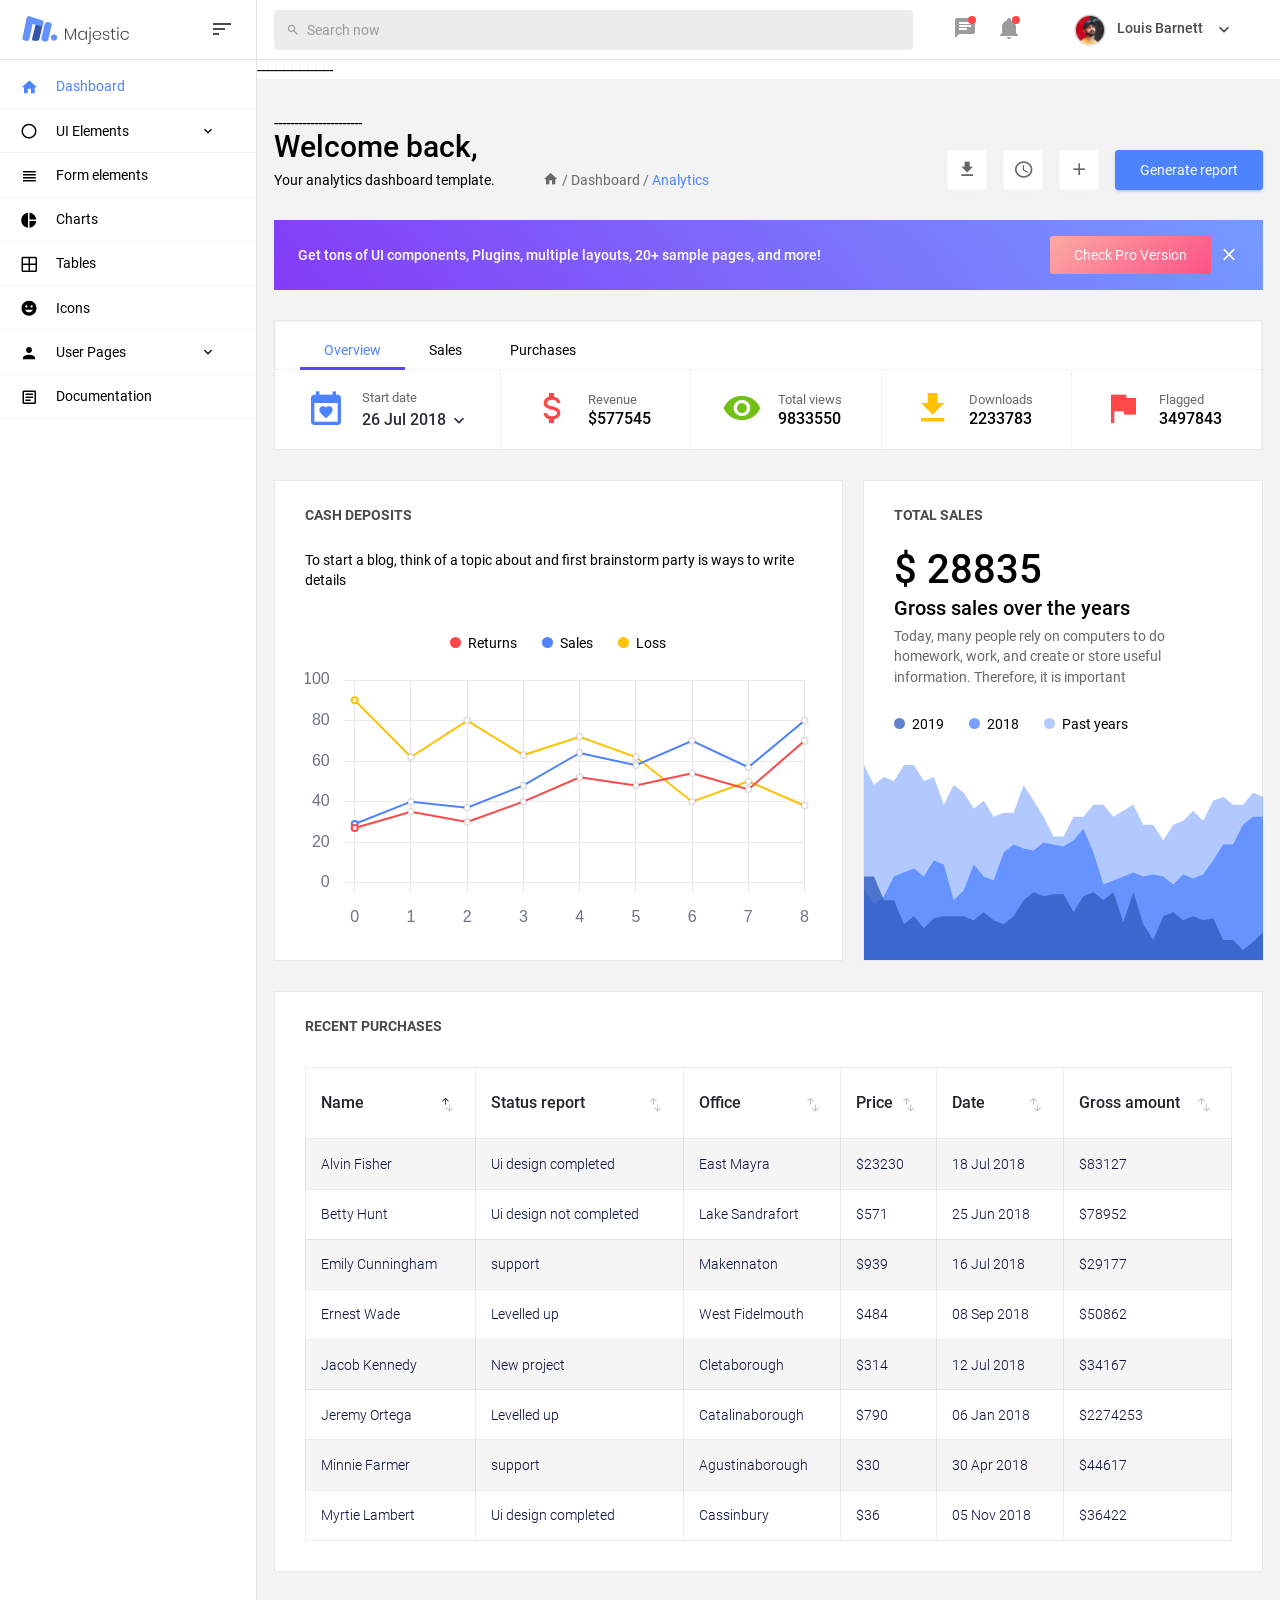
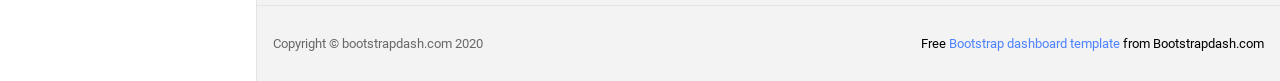
<file: OganiMasterMVC/wwwroot/Admin/index.html>
<!DOCTYPE html>
<html lang="en">

<head>
  <!-- Required meta tags -->
  <meta charset="utf-8">
  <meta name="viewport" content="width=device-width, initial-scale=1, shrink-to-fit=no">
  <title>Majestic Admin</title>
  <!-- plugins:css -->
  <link rel="stylesheet" href="vendors/mdi/css/materialdesignicons.min.css">
  <link rel="stylesheet" href="vendors/base/vendor.bundle.base.css">
  <!-- endinject -->
  <!-- plugin css for this page -->
  <link rel="stylesheet" href="vendors/datatables.net-bs4/dataTables.bootstrap4.css">
  <!-- End plugin css for this page -->
  <!-- inject:css -->
  <link rel="stylesheet" href="css/style.css">
  <!-- endinject -->
  <link rel="shortcut icon" href="images/favicon.png" />
</head>
<body>
  <div class="container-scroller">
    <!-- partial:partials/_navbar.html -->
    <nav class="navbar col-lg-12 col-12 p-0 fixed-top d-flex flex-row">
      <div class="navbar-brand-wrapper d-flex justify-content-center">
        <div class="navbar-brand-inner-wrapper d-flex justify-content-between align-items-center w-100">  
          <a class="navbar-brand brand-logo" href="index.html"><img src="images/logo.svg" alt="logo"/></a>
          <a class="navbar-brand brand-logo-mini" href="index.html"><img src="images/logo-mini.svg" alt="logo"/></a>
          <button class="navbar-toggler navbar-toggler align-self-center" type="button" data-toggle="minimize">
            <span class="mdi mdi-sort-variant"></span>
          </button>
        </div>  
      </div>
      <div class="navbar-menu-wrapper d-flex align-items-center justify-content-end">
        <ul class="navbar-nav mr-lg-4 w-100">
          <li class="nav-item nav-search d-none d-lg-block w-100">
            <div class="input-group">
              <div class="input-group-prepend">
                <span class="input-group-text" id="search">
                  <i class="mdi mdi-magnify"></i>
                </span>
              </div>
              <input type="text" class="form-control" placeholder="Search now" aria-label="search" aria-describedby="search">
            </div>
          </li>
        </ul>
        <ul class="navbar-nav navbar-nav-right">
          <li class="nav-item dropdown mr-1">
            <a class="nav-link count-indicator dropdown-toggle d-flex justify-content-center align-items-center" id="messageDropdown" href="#" data-toggle="dropdown">
              <i class="mdi mdi-message-text mx-0"></i>
              <span class="count"></span>
            </a>
            <div class="dropdown-menu dropdown-menu-right navbar-dropdown" aria-labelledby="messageDropdown">
              <p class="mb-0 font-weight-normal float-left dropdown-header">Messages</p>
              <a class="dropdown-item">
                <div class="item-thumbnail">
                    <img src="images/faces/face4.jpg" alt="image" class="profile-pic">
                </div>
                <div class="item-content flex-grow">
                  <h6 class="ellipsis font-weight-normal">David Grey
                  </h6>
                  <p class="font-weight-light small-text text-muted mb-0">
                    The meeting is cancelled
                  </p>
                </div>
              </a>
              <a class="dropdown-item">
                <div class="item-thumbnail">
                    <img src="images/faces/face2.jpg" alt="image" class="profile-pic">
                </div>
                <div class="item-content flex-grow">
                  <h6 class="ellipsis font-weight-normal">Tim Cook
                  </h6>
                  <p class="font-weight-light small-text text-muted mb-0">
                    New product launch
                  </p>
                </div>
              </a>
              <a class="dropdown-item">
                <div class="item-thumbnail">
                    <img src="images/faces/face3.jpg" alt="image" class="profile-pic">
                </div>
                <div class="item-content flex-grow">
                  <h6 class="ellipsis font-weight-normal"> Johnson
                  </h6>
                  <p class="font-weight-light small-text text-muted mb-0">
                    Upcoming board meeting
                  </p>
                </div>
              </a>
            </div>
          </li>
          <li class="nav-item dropdown mr-4">
            <a class="nav-link count-indicator dropdown-toggle d-flex align-items-center justify-content-center notification-dropdown" id="notificationDropdown" href="#" data-toggle="dropdown">
              <i class="mdi mdi-bell mx-0"></i>
              <span class="count"></span>
            </a>
            <div class="dropdown-menu dropdown-menu-right navbar-dropdown" aria-labelledby="notificationDropdown">
              <p class="mb-0 font-weight-normal float-left dropdown-header">Notifications</p>
              <a class="dropdown-item">
                <div class="item-thumbnail">
                  <div class="item-icon bg-success">
                    <i class="mdi mdi-information mx-0"></i>
                  </div>
                </div>
                <div class="item-content">
                  <h6 class="font-weight-normal">Application Error</h6>
                  <p class="font-weight-light small-text mb-0 text-muted">
                    Just now
                  </p>
                </div>
              </a>
              <a class="dropdown-item">
                <div class="item-thumbnail">
                  <div class="item-icon bg-warning">
                    <i class="mdi mdi-settings mx-0"></i>
                  </div>
                </div>
                <div class="item-content">
                  <h6 class="font-weight-normal">Settings</h6>
                  <p class="font-weight-light small-text mb-0 text-muted">
                    Private message
                  </p>
                </div>
              </a>
              <a class="dropdown-item">
                <div class="item-thumbnail">
                  <div class="item-icon bg-info">
                    <i class="mdi mdi-account-box mx-0"></i>
                  </div>
                </div>
                <div class="item-content">
                  <h6 class="font-weight-normal">New user registration</h6>
                  <p class="font-weight-light small-text mb-0 text-muted">
                    2 days ago
                  </p>
                </div>
              </a>
            </div>
          </li>
          <li class="nav-item nav-profile dropdown">
            <a class="nav-link dropdown-toggle" href="#" data-toggle="dropdown" id="profileDropdown">
              <img src="images/faces/face5.jpg" alt="profile"/>
              <span class="nav-profile-name">Louis Barnett</span>
            </a>
            <div class="dropdown-menu dropdown-menu-right navbar-dropdown" aria-labelledby="profileDropdown">
              <a class="dropdown-item">
                <i class="mdi mdi-settings text-primary"></i>
                Settings
              </a>
              <a class="dropdown-item">
                <i class="mdi mdi-logout text-primary"></i>
                Logout
              </a>
            </div>
          </li>
        </ul>
        <button class="navbar-toggler navbar-toggler-right d-lg-none align-self-center" type="button" data-toggle="offcanvas">
          <span class="mdi mdi-menu"></span>
        </button>
      </div>
    </nav>
    <!-- partial -->
    <div class="container-fluid page-body-wrapper">
      <!-- partial:partials/_sidebar.html -->
      <nav class="sidebar sidebar-offcanvas" id="sidebar">
        <ul class="nav">
          <li class="nav-item">
            <a class="nav-link" href="index.html">
              <i class="mdi mdi-home menu-icon"></i>
              <span class="menu-title">Dashboard</span>
            </a>
          </li>
          <li class="nav-item">
            <a class="nav-link" data-toggle="collapse" href="#ui-basic" aria-expanded="false" aria-controls="ui-basic">
              <i class="mdi mdi-circle-outline menu-icon"></i>
              <span class="menu-title">UI Elements</span>
              <i class="menu-arrow"></i>
            </a>
            <div class="collapse" id="ui-basic">
              <ul class="nav flex-column sub-menu">
                <li class="nav-item"> <a class="nav-link" href="pages/ui-features/buttons.html">Buttons</a></li>
                <li class="nav-item"> <a class="nav-link" href="pages/ui-features/typography.html">Typography</a></li>
              </ul>
            </div>
          </li>
          <li class="nav-item">
            <a class="nav-link" href="pages/forms/basic_elements.html">
              <i class="mdi mdi-view-headline menu-icon"></i>
              <span class="menu-title">Form elements</span>
            </a>
          </li>
          <li class="nav-item">
            <a class="nav-link" href="pages/charts/chartjs.html">
              <i class="mdi mdi-chart-pie menu-icon"></i>
              <span class="menu-title">Charts</span>
            </a>
          </li>
          <li class="nav-item">
            <a class="nav-link" href="pages/tables/basic-table.html">
              <i class="mdi mdi-grid-large menu-icon"></i>
              <span class="menu-title">Tables</span>
            </a>
          </li>
          <li class="nav-item">
            <a class="nav-link" href="pages/icons/mdi.html">
              <i class="mdi mdi-emoticon menu-icon"></i>
              <span class="menu-title">Icons</span>
            </a>
          </li>
          <li class="nav-item">
            <a class="nav-link" data-toggle="collapse" href="#auth" aria-expanded="false" aria-controls="auth">
              <i class="mdi mdi-account menu-icon"></i>
              <span class="menu-title">User Pages</span>
              <i class="menu-arrow"></i>
            </a>
            <div class="collapse" id="auth">
              <ul class="nav flex-column sub-menu">
                <li class="nav-item"> <a class="nav-link" href="pages/samples/login.html"> Login </a></li>
                <li class="nav-item"> <a class="nav-link" href="pages/samples/login-2.html"> Login 2 </a></li>
                <li class="nav-item"> <a class="nav-link" href="pages/samples/register.html"> Register </a></li>
                <li class="nav-item"> <a class="nav-link" href="pages/samples/register-2.html"> Register 2 </a></li>
                <li class="nav-item"> <a class="nav-link" href="pages/samples/lock-screen.html"> Lockscreen </a></li>
              </ul>
            </div>
          </li>
          <li class="nav-item">
            <a class="nav-link" href="documentation/documentation.html">
              <i class="mdi mdi-file-document-box-outline menu-icon"></i>
              <span class="menu-title">Documentation</span>
            </a>
          </li>
        </ul>
      </nav>
      <!-- partial -->
      <div class="main-panel">
        -------------------
        <div class="content-wrapper">
        ----------------------  
          <div class="row">
            <div class="col-md-12 grid-margin">
              <div class="d-flex justify-content-between flex-wrap">
                <div class="d-flex align-items-end flex-wrap">
                  <div class="mr-md-3 mr-xl-5">
                    <h2>Welcome back,</h2>
                    <p class="mb-md-0">Your analytics dashboard template.</p>
                  </div>
                  <div class="d-flex">
                    <i class="mdi mdi-home text-muted hover-cursor"></i>
                    <p class="text-muted mb-0 hover-cursor">&nbsp;/&nbsp;Dashboard&nbsp;/&nbsp;</p>
                    <p class="text-primary mb-0 hover-cursor">Analytics</p>
                  </div>
                </div>
                <div class="d-flex justify-content-between align-items-end flex-wrap">
                  <button type="button" class="btn btn-light bg-white btn-icon mr-3 d-none d-md-block ">
                    <i class="mdi mdi-download text-muted"></i>
                  </button>
                  <button type="button" class="btn btn-light bg-white btn-icon mr-3 mt-2 mt-xl-0">
                    <i class="mdi mdi-clock-outline text-muted"></i>
                  </button>
                  <button type="button" class="btn btn-light bg-white btn-icon mr-3 mt-2 mt-xl-0">
                    <i class="mdi mdi-plus text-muted"></i>
                  </button>
                  <button class="btn btn-primary mt-2 mt-xl-0">Generate report</button>
                </div>
              </div>
            </div>
          </div>
          <div class="row" id="proBanner">
            <div class="col-md-12 grid-margin">
              <div class="card bg-gradient-primary border-0">
                <div class="card-body py-3 px-4 d-flex align-items-center justify-content-between flex-wrap">
                  <p class="mb-0 text-white font-weight-medium">Get tons of UI components, Plugins, multiple layouts, 20+ sample pages, and more!                  </p>
                  <div class="d-flex">
                    <a href="https://www.bootstrapdash.com/product/majestic-admin-pro?utm_source=organic&utm_medium=banner&utm_campaign=free-preview" target="_blank" class="btn btn-outline-light mr-2 bg-gradient-danger border-0">Check Pro Version</a>
                    <button id="bannerClose" class="btn border-0 p-0 ml-auto">
                      <i class="mdi mdi-close text-white"></i>
                    </button>
                  </div>
                </div>
              </div>
            </div>
          </div>
          <div class="row">
            <div class="col-md-12 grid-margin stretch-card">
              <div class="card">
                <div class="card-body dashboard-tabs p-0">
                  <ul class="nav nav-tabs px-4" role="tablist">
                    <li class="nav-item">
                      <a class="nav-link active" id="overview-tab" data-toggle="tab" href="#overview" role="tab" aria-controls="overview" aria-selected="true">Overview</a>
                    </li>
                    <li class="nav-item">
                      <a class="nav-link" id="sales-tab" data-toggle="tab" href="#sales" role="tab" aria-controls="sales" aria-selected="false">Sales</a>
                    </li>
                    <li class="nav-item">
                      <a class="nav-link" id="purchases-tab" data-toggle="tab" href="#purchases" role="tab" aria-controls="purchases" aria-selected="false">Purchases</a>
                    </li>
                  </ul>
                  <div class="tab-content py-0 px-0">
                    <div class="tab-pane fade show active" id="overview" role="tabpanel" aria-labelledby="overview-tab">
                      <div class="d-flex flex-wrap justify-content-xl-between">
                        <div class="d-none d-xl-flex border-md-right flex-grow-1 align-items-center justify-content-center p-3 item">
                          <i class="mdi mdi-calendar-heart icon-lg mr-3 text-primary"></i>
                          <div class="d-flex flex-column justify-content-around">
                            <small class="mb-1 text-muted">Start date</small>
                            <div class="dropdown">
                              <a class="btn btn-secondary dropdown-toggle p-0 bg-transparent border-0 text-dark shadow-none font-weight-medium" href="#" role="button" id="dropdownMenuLinkA" data-toggle="dropdown" aria-haspopup="true" aria-expanded="false">
                                <h5 class="mb-0 d-inline-block">26 Jul 2018</h5>
                              </a>
                              <div class="dropdown-menu" aria-labelledby="dropdownMenuLinkA">
                                <a class="dropdown-item" href="#">12 Aug 2018</a>
                                <a class="dropdown-item" href="#">22 Sep 2018</a>
                                <a class="dropdown-item" href="#">21 Oct 2018</a>
                              </div>
                            </div>
                          </div>
                        </div>
                        <div class="d-flex border-md-right flex-grow-1 align-items-center justify-content-center p-3 item">
                          <i class="mdi mdi-currency-usd mr-3 icon-lg text-danger"></i>
                          <div class="d-flex flex-column justify-content-around">
                            <small class="mb-1 text-muted">Revenue</small>
                            <h5 class="mr-2 mb-0">$577545</h5>
                          </div>
                        </div>
                        <div class="d-flex border-md-right flex-grow-1 align-items-center justify-content-center p-3 item">
                          <i class="mdi mdi-eye mr-3 icon-lg text-success"></i>
                          <div class="d-flex flex-column justify-content-around">
                            <small class="mb-1 text-muted">Total views</small>
                            <h5 class="mr-2 mb-0">9833550</h5>
                          </div>
                        </div>
                        <div class="d-flex border-md-right flex-grow-1 align-items-center justify-content-center p-3 item">
                          <i class="mdi mdi-download mr-3 icon-lg text-warning"></i>
                          <div class="d-flex flex-column justify-content-around">
                            <small class="mb-1 text-muted">Downloads</small>
                            <h5 class="mr-2 mb-0">2233783</h5>
                          </div>
                        </div>
                        <div class="d-flex py-3 border-md-right flex-grow-1 align-items-center justify-content-center p-3 item">
                          <i class="mdi mdi-flag mr-3 icon-lg text-danger"></i>
                          <div class="d-flex flex-column justify-content-around">
                            <small class="mb-1 text-muted">Flagged</small>
                            <h5 class="mr-2 mb-0">3497843</h5>
                          </div>
                        </div>
                      </div>
                    </div>
                    <div class="tab-pane fade" id="sales" role="tabpanel" aria-labelledby="sales-tab">
                      <div class="d-flex flex-wrap justify-content-xl-between">
                        <div class="d-none d-xl-flex border-md-right flex-grow-1 align-items-center justify-content-center p-3 item">
                          <i class="mdi mdi-calendar-heart icon-lg mr-3 text-primary"></i>
                          <div class="d-flex flex-column justify-content-around">
                            <small class="mb-1 text-muted">Start date</small>
                            <div class="dropdown">
                              <a class="btn btn-secondary dropdown-toggle p-0 bg-transparent border-0 text-dark shadow-none font-weight-medium" href="#" role="button" id="dropdownMenuLinkA" data-toggle="dropdown" aria-haspopup="true" aria-expanded="false">
                                <h5 class="mb-0 d-inline-block">26 Jul 2018</h5>
                              </a>
                              <div class="dropdown-menu" aria-labelledby="dropdownMenuLinkA">
                                <a class="dropdown-item" href="#">12 Aug 2018</a>
                                <a class="dropdown-item" href="#">22 Sep 2018</a>
                                <a class="dropdown-item" href="#">21 Oct 2018</a>
                              </div>
                            </div>
                          </div>
                        </div>
                        <div class="d-flex border-md-right flex-grow-1 align-items-center justify-content-center p-3 item">
                          <i class="mdi mdi-download mr-3 icon-lg text-warning"></i>
                          <div class="d-flex flex-column justify-content-around">
                            <small class="mb-1 text-muted">Downloads</small>
                            <h5 class="mr-2 mb-0">2233783</h5>
                          </div>
                        </div>
                        <div class="d-flex border-md-right flex-grow-1 align-items-center justify-content-center p-3 item">
                          <i class="mdi mdi-eye mr-3 icon-lg text-success"></i>
                          <div class="d-flex flex-column justify-content-around">
                            <small class="mb-1 text-muted">Total views</small>
                            <h5 class="mr-2 mb-0">9833550</h5>
                          </div>
                        </div>
                        <div class="d-flex border-md-right flex-grow-1 align-items-center justify-content-center p-3 item">
                          <i class="mdi mdi-currency-usd mr-3 icon-lg text-danger"></i>
                          <div class="d-flex flex-column justify-content-around">
                            <small class="mb-1 text-muted">Revenue</small>
                            <h5 class="mr-2 mb-0">$577545</h5>
                          </div>
                        </div>
                        <div class="d-flex py-3 border-md-right flex-grow-1 align-items-center justify-content-center p-3 item">
                          <i class="mdi mdi-flag mr-3 icon-lg text-danger"></i>
                          <div class="d-flex flex-column justify-content-around">
                            <small class="mb-1 text-muted">Flagged</small>
                            <h5 class="mr-2 mb-0">3497843</h5>
                          </div>
                        </div>
                      </div>
                    </div>
                    <div class="tab-pane fade" id="purchases" role="tabpanel" aria-labelledby="purchases-tab">
                      <div class="d-flex flex-wrap justify-content-xl-between">
                        <div class="d-none d-xl-flex border-md-right flex-grow-1 align-items-center justify-content-center p-3 item">
                          <i class="mdi mdi-calendar-heart icon-lg mr-3 text-primary"></i>
                          <div class="d-flex flex-column justify-content-around">
                            <small class="mb-1 text-muted">Start date</small>
                            <div class="dropdown">
                              <a class="btn btn-secondary dropdown-toggle p-0 bg-transparent border-0 text-dark shadow-none font-weight-medium" href="#" role="button" id="dropdownMenuLinkA" data-toggle="dropdown" aria-haspopup="true" aria-expanded="false">
                                <h5 class="mb-0 d-inline-block">26 Jul 2018</h5>
                              </a>
                              <div class="dropdown-menu" aria-labelledby="dropdownMenuLinkA">
                                <a class="dropdown-item" href="#">12 Aug 2018</a>
                                <a class="dropdown-item" href="#">22 Sep 2018</a>
                                <a class="dropdown-item" href="#">21 Oct 2018</a>
                              </div>
                            </div>
                          </div>
                        </div>
                        <div class="d-flex border-md-right flex-grow-1 align-items-center justify-content-center p-3 item">
                          <i class="mdi mdi-currency-usd mr-3 icon-lg text-danger"></i>
                          <div class="d-flex flex-column justify-content-around">
                            <small class="mb-1 text-muted">Revenue</small>
                            <h5 class="mr-2 mb-0">$577545</h5>
                          </div>
                        </div>
                        <div class="d-flex border-md-right flex-grow-1 align-items-center justify-content-center p-3 item">
                          <i class="mdi mdi-eye mr-3 icon-lg text-success"></i>
                          <div class="d-flex flex-column justify-content-around">
                            <small class="mb-1 text-muted">Total views</small>
                            <h5 class="mr-2 mb-0">9833550</h5>
                          </div>
                        </div>
                        <div class="d-flex border-md-right flex-grow-1 align-items-center justify-content-center p-3 item">
                          <i class="mdi mdi-download mr-3 icon-lg text-warning"></i>
                          <div class="d-flex flex-column justify-content-around">
                            <small class="mb-1 text-muted">Downloads</small>
                            <h5 class="mr-2 mb-0">2233783</h5>
                          </div>
                        </div>
                        <div class="d-flex py-3 border-md-right flex-grow-1 align-items-center justify-content-center p-3 item">
                          <i class="mdi mdi-flag mr-3 icon-lg text-danger"></i>
                          <div class="d-flex flex-column justify-content-around">
                            <small class="mb-1 text-muted">Flagged</small>
                            <h5 class="mr-2 mb-0">3497843</h5>
                          </div>
                        </div>
                      </div>
                    </div>
                  </div>
                </div>
              </div>
            </div>
          </div>
          <div class="row">
            <div class="col-md-7 grid-margin stretch-card">
              <div class="card">
                <div class="card-body">
                  <p class="card-title">Cash deposits</p>
                  <p class="mb-4">To start a blog, think of a topic about and first brainstorm party is ways to write details</p>
                  <div id="cash-deposits-chart-legend" class="d-flex justify-content-center pt-3"></div>
                  <canvas id="cash-deposits-chart"></canvas>
                </div>
              </div>
            </div>
            <div class="col-md-5 grid-margin stretch-card">
              <div class="card">
                <div class="card-body">
                  <p class="card-title">Total sales</p>
                  <h1>$ 28835</h1>
                  <h4>Gross sales over the years</h4>
                  <p class="text-muted">Today, many people rely on computers to do homework, work, and create or store useful information. Therefore, it is important </p>
                  <div id="total-sales-chart-legend"></div>                  
                </div>
                <canvas id="total-sales-chart"></canvas>
              </div>
            </div>
          </div>
          <div class="row">
            <div class="col-md-12 stretch-card">
              <div class="card">
                <div class="card-body">
                  <p class="card-title">Recent Purchases</p>
                  <div class="table-responsive">
                    <table id="recent-purchases-listing" class="table">
                      <thead>
                        <tr>
                            <th>Name</th>
                            <th>Status report</th>
                            <th>Office</th>
                            <th>Price</th>
                            <th>Date</th>
                            <th>Gross amount</th>
                        </tr>
                      </thead>
                      <tbody>
                        <tr>
                            <td>Jeremy Ortega</td>
                            <td>Levelled up</td>
                            <td>Catalinaborough</td>
                            <td>$790</td>
                            <td>06 Jan 2018</td>
                            <td>$2274253</td>
                        </tr>
                        <tr>
                            <td>Alvin Fisher</td>
                            <td>Ui design completed</td>
                            <td>East Mayra</td>
                            <td>$23230</td>
                            <td>18 Jul 2018</td>
                            <td>$83127</td>
                        </tr>
                        <tr>
                            <td>Emily Cunningham</td>
                            <td>support</td>
                            <td>Makennaton</td>
                            <td>$939</td>
                            <td>16 Jul 2018</td>
                            <td>$29177</td>
                        </tr>
                        <tr>
                            <td>Minnie Farmer</td>
                            <td>support</td>
                            <td>Agustinaborough</td>
                            <td>$30</td>
                            <td>30 Apr 2018</td>
                            <td>$44617</td>
                        </tr>
                        <tr>
                            <td>Betty Hunt</td>
                            <td>Ui design not completed</td>
                            <td>Lake Sandrafort</td>
                            <td>$571</td>
                            <td>25 Jun 2018</td>
                            <td>$78952</td>
                        </tr>
                        <tr>
                            <td>Myrtie Lambert</td>
                            <td>Ui design completed</td>
                            <td>Cassinbury</td>
                            <td>$36</td>
                            <td>05 Nov 2018</td>
                            <td>$36422</td>
                        </tr>
                        <tr>
                            <td>Jacob Kennedy</td>
                            <td>New project</td>
                            <td>Cletaborough</td>
                            <td>$314</td>
                            <td>12 Jul 2018</td>
                            <td>$34167</td>
                        </tr>
                        <tr>
                            <td>Ernest Wade</td>
                            <td>Levelled up</td>
                            <td>West Fidelmouth</td>
                            <td>$484</td>
                            <td>08 Sep 2018</td>
                            <td>$50862</td>
                        </tr>
                      </tbody>
                    </table>
                  </div>
                </div>
              </div>
            </div>
          </div>
        
        
        </div>
        <!-- content-wrapper ends -->
        <!-- partial:partials/_footer.html -->
        <footer class="footer">
          <div class="d-sm-flex justify-content-center justify-content-sm-between">
            <span class="text-muted d-block text-center text-sm-left d-sm-inline-block">Copyright © bootstrapdash.com 2020</span>
            <span class="float-none float-sm-right d-block mt-1 mt-sm-0 text-center"> Free <a href="https://www.bootstrapdash.com/" target="_blank">Bootstrap dashboard template</a> from Bootstrapdash.com</span>
          </div>
        </footer>
        <!-- partial -->
      </div>
      <!-- main-panel ends -->
    </div>
    <!-- page-body-wrapper ends -->
  </div>
  <!-- container-scroller -->

  <!-- plugins:js -->
  <script src="vendors/base/vendor.bundle.base.js"></script>
  <!-- endinject -->
  <!-- Plugin js for this page-->
  <script src="vendors/chart.js/Chart.min.js"></script>
  <script src="vendors/datatables.net/jquery.dataTables.js"></script>
  <script src="vendors/datatables.net-bs4/dataTables.bootstrap4.js"></script>
  <!-- End plugin js for this page-->
  <!-- inject:js -->
  <script src="js/off-canvas.js"></script>
  <script src="js/hoverable-collapse.js"></script>
  <script src="js/template.js"></script>
  <!-- endinject -->
  <!-- Custom js for this page-->
  <script src="js/dashboard.js"></script>
  <script src="js/data-table.js"></script>
  <script src="js/jquery.dataTables.js"></script>
  <script src="js/dataTables.bootstrap4.js"></script>
  <!-- End custom js for this page-->
  <script src="js/jquery.cookie.js" type="text/javascript"></script>
</body>

</html>
</file>
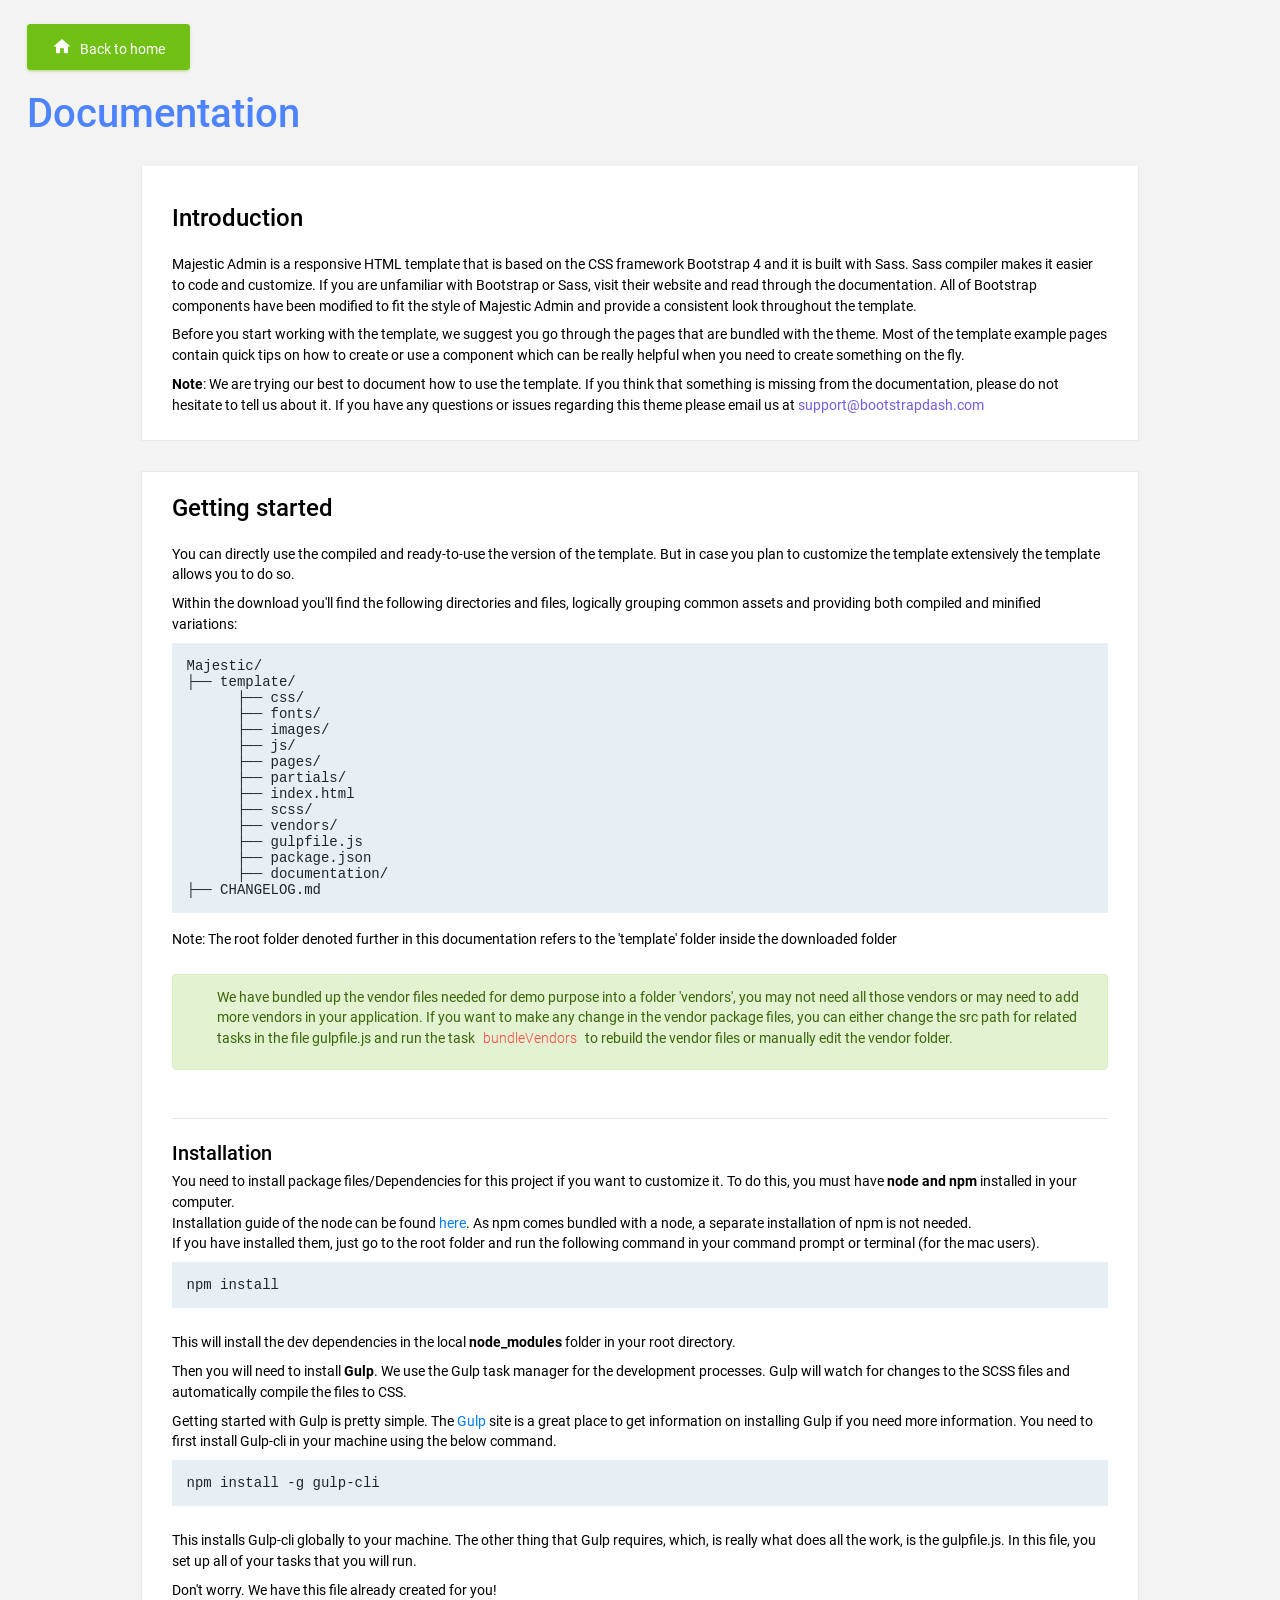
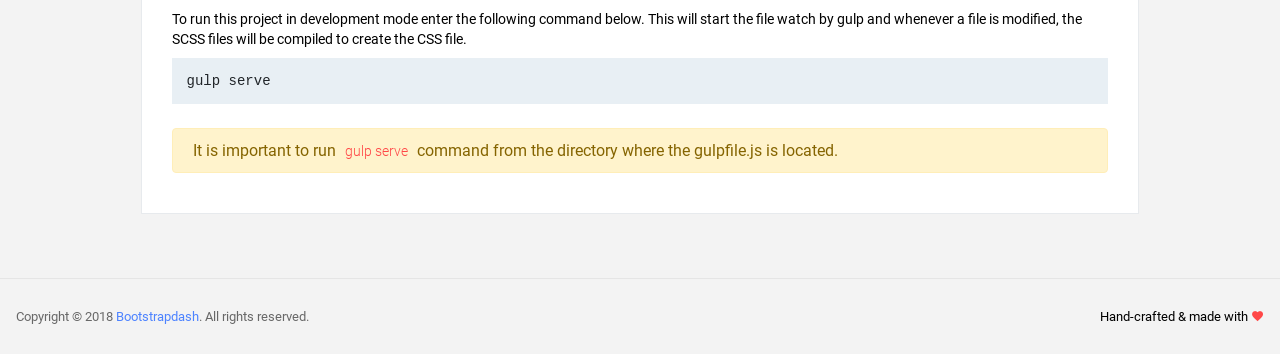
<file: OganiMasterMVC/wwwroot/Admin/documentation/documentation.html>
<!DOCTYPE html>
<html lang="en">

<head>
  <!-- Required meta tags -->
  <meta charset="utf-8">
  <meta name="viewport" content="width=device-width, initial-scale=1, shrink-to-fit=no">
  <title>Majestic Admin Dashboard</title>
  <!-- plugins:css -->
  <link rel="stylesheet" href="../vendors/mdi/css/materialdesignicons.min.css">
  <link rel="stylesheet" href="../vendors/base/vendor.bundle.base.css">
  <!-- endinject -->
  <!-- plugin css for this page -->
  <!-- End plugin css for this page -->
  <!-- inject:css -->
  <link rel="stylesheet" href="../css/style.css">
  <!-- endinject -->
  <link rel="shortcut icon" href="../images/favicon.png" />
</head>

<body>
  <div class="container-scroller">
    <div class="container-fluid page-body-wrapper full-page-wrapper">
      <div class="main-panel w-100  documentation">
        <div class="content-wrapper">
          <div class="container-fluid">
            <div class="row">
              <div class="col-12 doc-header">
                <a class="btn btn-success" href="../index.html"><i class="mdi mdi-home mr-2"></i>Back to home</a>
                <h1 class="text-primary mt-4">Documentation</h1>
              </div>
            </div>
            <div class="row doc-content">
              <div class="col-12 col-md-10 offset-md-1">
                <div class="col-12 grid-margin" id="doc-intro">
                    <div class="card">
                        <div class="card-body">
                            <h3 class="mb-4 mt-4">Introduction</h3>
                            <p>Majestic Admin is a responsive HTML template that is based on the CSS framework Bootstrap 4 and it is built with Sass. Sass compiler makes it easier to code and customize. If you are unfamiliar with Bootstrap or Sass, visit their
                                website and read through the documentation. All of Bootstrap components have been modified to fit the style of Majestic Admin and provide a consistent look throughout the template.</p>
                            <p>Before you start working with the template, we suggest you go through the pages that are bundled with the theme. Most of the template example pages contain quick tips on how to create or use a component which can
                                be really helpful when you need to create something on the fly.</p>
                            <p class="d-inline"><strong>Note</strong>: We are trying our best to document how to use the template. If you think that something is missing from the documentation, please do not hesitate to tell us about it. If you have any questions or issues regarding this theme please email us at <a class="d-inline text-info" href="mailto:support@bootstrapdash.com">support@bootstrapdash.com</a></p>
                        </div>
                    </div>
                </div>
                <div class="col-12 grid-margin" id="doc-started">
                    <div class="card">
                        <div class="card-body">
                            <h3 class="mb-4">Getting started</h3>
                            <p>You can directly use the compiled and ready-to-use the version of the template. But in case you plan to customize the template extensively the template allows you to do so.</p>
                            <p>Within the download you'll find the following directories and files, logically grouping common assets and providing both compiled and minified variations:</p>
                            <pre>
Majestic/
├── template/
      ├── css/
      ├── fonts/
      ├── images/
      ├── js/
      ├── pages/
      ├── partials/
      ├── index.html
      ├── scss/
      ├── vendors/
      ├── gulpfile.js
      ├── package.json                           
      ├── documentation/
├── CHANGELOG.md</pre>
                            <p class="mt-1">Note: The root folder denoted further in this documentation refers to the 'template' folder inside the downloaded folder</p>
                            <div class="alert alert-success mt-4 d-flex align-items-center" role="alert">
                              <i class="ti-info-alt mr-4"></i>
                              <p>We have bundled up the vendor files needed for demo purpose into a folder 'vendors', you may not need all those vendors or may need to add more vendors in your application. If you want to make any change in the vendor package files, you can either change the src path for related tasks in the file gulpfile.js and run the task <code> bundleVendors </code>  to rebuild the vendor files or manually edit the vendor folder.</p>
                            </div>
                            <hr class="mt-5">
                            <h4 class="mt-4">Installation</h4>
                            <p class="mb-0">
                              You need to install package files/Dependencies for this project if you want to customize it. To do this, you must have <span class="font-weight-bold">node and npm</span> installed in your computer.
                            </p>
                            <p class="mb-0">Installation guide of the node can be found <a href="https://nodejs.org/en/">here</a>. As npm comes bundled with a node, a separate installation of npm is not needed.</p>
                            <p>
                                If you have installed them, just go to the root folder and run the following command in your command prompt or terminal (for the mac users).
                            </p>
                            <pre class="shell-mode">
npm install</pre>
                            <p class="mt-4">
                              This will install the dev dependencies in the local <span class="font-weight-bold">node_modules</span> folder in your root directory.
                            </p>
                            <p class="mt-2">
                              Then you will need to install <span class="font-weight-bold">Gulp</span>. We use the Gulp task manager for the development processes. Gulp will watch for changes to the SCSS files and automatically compile the files to CSS.
                            </p>
                            <p>Getting started with Gulp is pretty simple. The <a href="https://gulpjs.com/" target="_blank">Gulp</a> site is a great place to get information on installing Gulp if you need more information. You need to first install Gulp-cli in your machine using the below command.</p>
                            <pre class="shell-mode">
npm install -g gulp-cli</pre>
                            <p class="mt-4">This installs Gulp-cli globally to your machine. The other thing that Gulp requires, which, is really what does all the work, is the gulpfile.js. In this file, you set up all of your tasks that you will run.</p>
                            <p>Don't worry. We have this file already created for you!</p>
                            <p>To run this project in development mode enter the following command below. This will start the file watch by gulp and whenever a file is modified, the SCSS files will be compiled to create the CSS file.</p>
<pre class="shell-mode">
gulp serve</pre>           
                            <div class="alert alert-warning mt-4" role="alert">
                              <i class="ti-info-alt-outline"></i>It is important to run <code>gulp serve</code> command from the directory where the gulpfile.js is located.
                            </div>
                        </div>
                    </div>
                </div>
              </div>
            </div>
          </div>
        </div>
        <!-- partial:../partials/_footer.html -->

        <footer class="footer">
          <div class="d-sm-flex justify-content-center justify-content-sm-between">
            <span class="text-muted text-center text-sm-left d-block d-sm-inline-block">Copyright © 2018 <a href="https://www.bootstrapdash.com/" target="_blank">Bootstrapdash</a>. All rights reserved.</span>
            <span class="float-none float-sm-right d-block mt-1 mt-sm-0 text-center">Hand-crafted & made with <i class="mdi mdi-heart text-danger"></i></span>
          </div>
        </footer>

        <!-- partial -->
      </div>
    </div>
  </div>
<!-- plugins:js -->
<script src="../vendors/base/vendor.bundle.base.js"></script>
<!-- endinject -->
<!-- inject:js -->
<script src="../js/off-canvas.js"></script>
<script src="../js/hoverable-collapse.js"></script>
<script src="../js/template.js"></script>
<!-- endinject -->
<!-- Custom js for this page-->
<script src="../js/documentation.js"></script> 
<!-- End custom js for this page-->
</body>

</html>
</file>
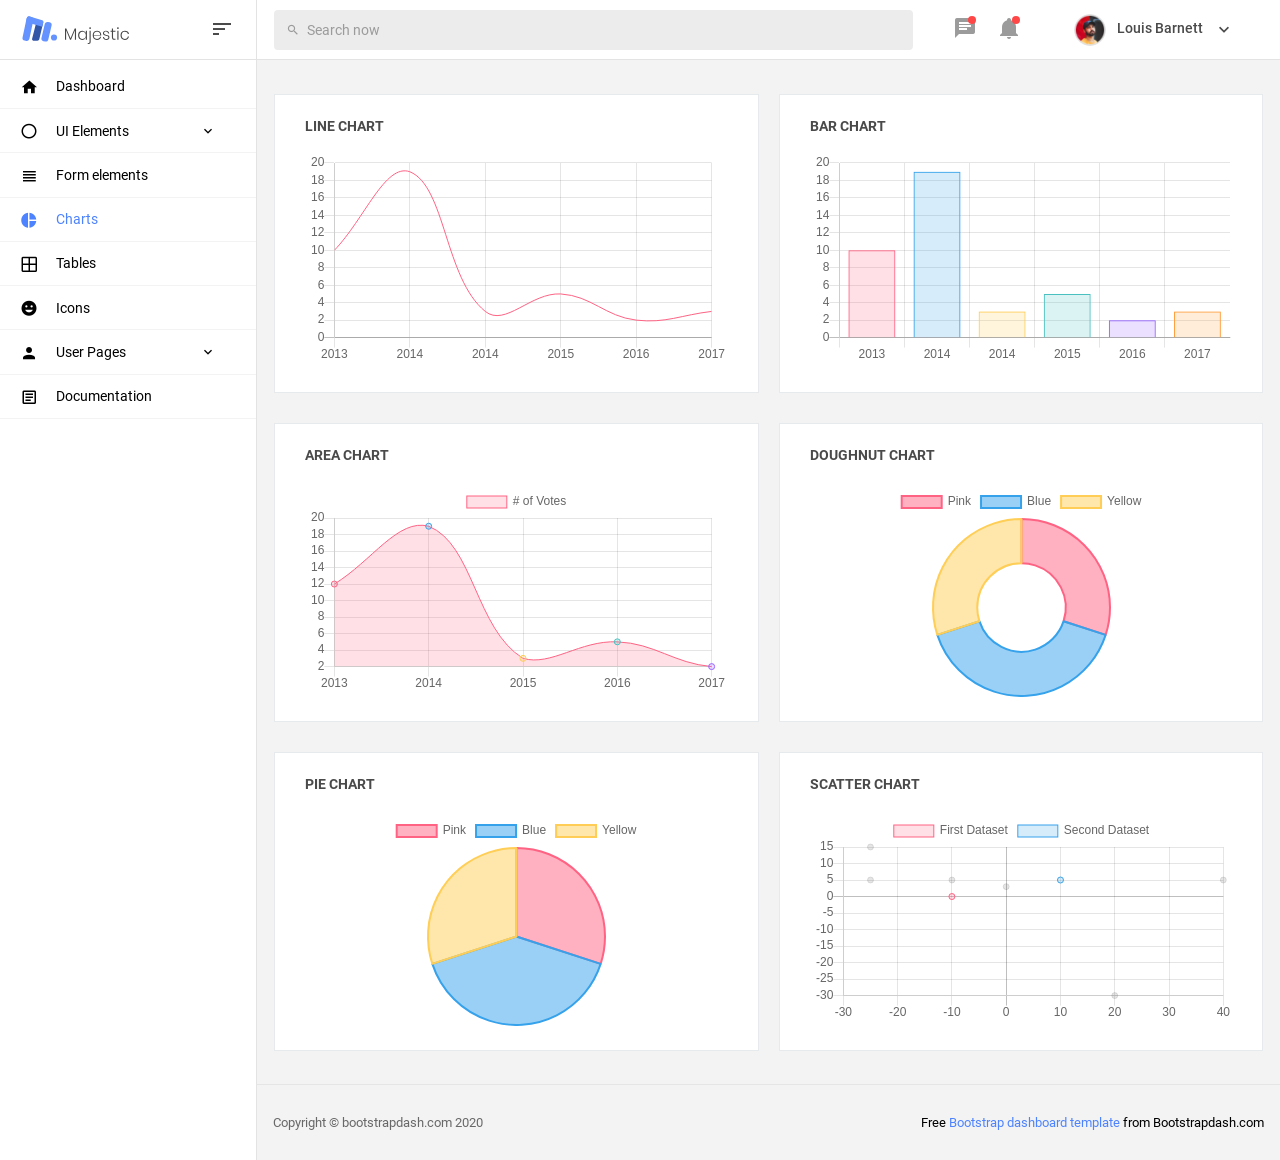
<file: OganiMasterMVC/wwwroot/Admin/pages/charts/chartjs.html>
<!DOCTYPE html>
<html lang="en">

<head>
  <!-- Required meta tags -->
  <meta charset="utf-8">
  <meta name="viewport" content="width=device-width, initial-scale=1, shrink-to-fit=no">
  <title>Majestic Admin</title>
  <!-- plugins:css -->
  <link rel="stylesheet" href="../../vendors/mdi/css/materialdesignicons.min.css">
  <link rel="stylesheet" href="../../vendors/base/vendor.bundle.base.css">
  <!-- endinject -->
  <!-- inject:css -->
  <link rel="stylesheet" href="../../css/style.css">
  <!-- endinject -->
  <link rel="shortcut icon" href="../../images/favicon.png" />
</head>

<body>
  <div class="container-scroller">
    <!-- partial:../../partials/_navbar.html -->
    <nav class="navbar col-lg-12 col-12 p-0 fixed-top d-flex flex-row">
      <div class="navbar-brand-wrapper d-flex justify-content-center">
        <div class="navbar-brand-inner-wrapper d-flex justify-content-between align-items-center w-100">  
          <a class="navbar-brand brand-logo" href="../../index.html"><img src="../../images/logo.svg" alt="logo"/></a>
          <a class="navbar-brand brand-logo-mini" href="../../index.html"><img src="../../images/logo-mini.svg" alt="logo"/></a>
          <button class="navbar-toggler navbar-toggler align-self-center" type="button" data-toggle="minimize">
            <span class="mdi mdi-sort-variant"></span>
          </button>
        </div>  
      </div>
      <div class="navbar-menu-wrapper d-flex align-items-center justify-content-end">
        <ul class="navbar-nav mr-lg-4 w-100">
          <li class="nav-item nav-search d-none d-lg-block w-100">
            <div class="input-group">
              <div class="input-group-prepend">
                <span class="input-group-text" id="search">
                  <i class="mdi mdi-magnify"></i>
                </span>
              </div>
              <input type="text" class="form-control" placeholder="Search now" aria-label="search" aria-describedby="search">
            </div>
          </li>
        </ul>
        <ul class="navbar-nav navbar-nav-right">
          <li class="nav-item dropdown mr-1">
            <a class="nav-link count-indicator dropdown-toggle d-flex justify-content-center align-items-center" id="messageDropdown" href="#" data-toggle="dropdown">
              <i class="mdi mdi-message-text mx-0"></i>
              <span class="count"></span>
            </a>
            <div class="dropdown-menu dropdown-menu-right navbar-dropdown" aria-labelledby="messageDropdown">
              <p class="mb-0 font-weight-normal float-left dropdown-header">Messages</p>
              <a class="dropdown-item">
                <div class="item-thumbnail">
                    <img src="../../images/faces/face4.jpg" alt="image" class="profile-pic">
                </div>
                <div class="item-content flex-grow">
                  <h6 class="ellipsis font-weight-normal">David Grey
                  </h6>
                  <p class="font-weight-light small-text text-muted mb-0">
                    The meeting is cancelled
                  </p>
                </div>
              </a>
              <a class="dropdown-item">
                <div class="item-thumbnail">
                    <img src="../../images/faces/face2.jpg" alt="image" class="profile-pic">
                </div>
                <div class="item-content flex-grow">
                  <h6 class="ellipsis font-weight-normal">Tim Cook
                  </h6>
                  <p class="font-weight-light small-text text-muted mb-0">
                    New product launch
                  </p>
                </div>
              </a>
              <a class="dropdown-item">
                <div class="item-thumbnail">
                    <img src="../../images/faces/face3.jpg" alt="image" class="profile-pic">
                </div>
                <div class="item-content flex-grow">
                  <h6 class="ellipsis font-weight-normal"> Johnson
                  </h6>
                  <p class="font-weight-light small-text text-muted mb-0">
                    Upcoming board meeting
                  </p>
                </div>
              </a>
            </div>
          </li>
          <li class="nav-item dropdown mr-4">
            <a class="nav-link count-indicator dropdown-toggle d-flex align-items-center justify-content-center notification-dropdown" id="notificationDropdown" href="#" data-toggle="dropdown">
              <i class="mdi mdi-bell mx-0"></i>
              <span class="count"></span>
            </a>
            <div class="dropdown-menu dropdown-menu-right navbar-dropdown" aria-labelledby="notificationDropdown">
              <p class="mb-0 font-weight-normal float-left dropdown-header">Notifications</p>
              <a class="dropdown-item">
                <div class="item-thumbnail">
                  <div class="item-icon bg-success">
                    <i class="mdi mdi-information mx-0"></i>
                  </div>
                </div>
                <div class="item-content">
                  <h6 class="font-weight-normal">Application Error</h6>
                  <p class="font-weight-light small-text mb-0 text-muted">
                    Just now
                  </p>
                </div>
              </a>
              <a class="dropdown-item">
                <div class="item-thumbnail">
                  <div class="item-icon bg-warning">
                    <i class="mdi mdi-settings mx-0"></i>
                  </div>
                </div>
                <div class="item-content">
                  <h6 class="font-weight-normal">Settings</h6>
                  <p class="font-weight-light small-text mb-0 text-muted">
                    Private message
                  </p>
                </div>
              </a>
              <a class="dropdown-item">
                <div class="item-thumbnail">
                  <div class="item-icon bg-info">
                    <i class="mdi mdi-account-box mx-0"></i>
                  </div>
                </div>
                <div class="item-content">
                  <h6 class="font-weight-normal">New user registration</h6>
                  <p class="font-weight-light small-text mb-0 text-muted">
                    2 days ago
                  </p>
                </div>
              </a>
            </div>
          </li>
          <li class="nav-item nav-profile dropdown">
            <a class="nav-link dropdown-toggle" href="#" data-toggle="dropdown" id="profileDropdown">
              <img src="../../images/faces/face5.jpg" alt="profile"/>
              <span class="nav-profile-name">Louis Barnett</span>
            </a>
            <div class="dropdown-menu dropdown-menu-right navbar-dropdown" aria-labelledby="profileDropdown">
              <a class="dropdown-item">
                <i class="mdi mdi-settings text-primary"></i>
                Settings
              </a>
              <a class="dropdown-item">
                <i class="mdi mdi-logout text-primary"></i>
                Logout
              </a>
            </div>
          </li>
        </ul>
        <button class="navbar-toggler navbar-toggler-right d-lg-none align-self-center" type="button" data-toggle="offcanvas">
          <span class="mdi mdi-menu"></span>
        </button>
      </div>
    </nav>
    <!-- partial -->
    <div class="container-fluid page-body-wrapper">
      <!-- partial:../../partials/_sidebar.html -->
      <nav class="sidebar sidebar-offcanvas" id="sidebar">
        <ul class="nav">
          <li class="nav-item">
            <a class="nav-link" href="../../index.html">
              <i class="mdi mdi-home menu-icon"></i>
              <span class="menu-title">Dashboard</span>
            </a>
          </li>
          <li class="nav-item">
            <a class="nav-link" data-toggle="collapse" href="#ui-basic" aria-expanded="false" aria-controls="ui-basic">
              <i class="mdi mdi-circle-outline menu-icon"></i>
              <span class="menu-title">UI Elements</span>
              <i class="menu-arrow"></i>
            </a>
            <div class="collapse" id="ui-basic">
              <ul class="nav flex-column sub-menu">
                <li class="nav-item"> <a class="nav-link" href="../../pages/ui-features/buttons.html">Buttons</a></li>
                <li class="nav-item"> <a class="nav-link" href="../../pages/ui-features/typography.html">Typography</a></li>
              </ul>
            </div>
          </li>
          <li class="nav-item">
            <a class="nav-link" href="../../pages/forms/basic_elements.html">
              <i class="mdi mdi-view-headline menu-icon"></i>
              <span class="menu-title">Form elements</span>
            </a>
          </li>
          <li class="nav-item">
            <a class="nav-link" href="../../pages/charts/chartjs.html">
              <i class="mdi mdi-chart-pie menu-icon"></i>
              <span class="menu-title">Charts</span>
            </a>
          </li>
          <li class="nav-item">
            <a class="nav-link" href="../../pages/tables/basic-table.html">
              <i class="mdi mdi-grid-large menu-icon"></i>
              <span class="menu-title">Tables</span>
            </a>
          </li>
          <li class="nav-item">
            <a class="nav-link" href="../../pages/icons/mdi.html">
              <i class="mdi mdi-emoticon menu-icon"></i>
              <span class="menu-title">Icons</span>
            </a>
          </li>
          <li class="nav-item">
            <a class="nav-link" data-toggle="collapse" href="#auth" aria-expanded="false" aria-controls="auth">
              <i class="mdi mdi-account menu-icon"></i>
              <span class="menu-title">User Pages</span>
              <i class="menu-arrow"></i>
            </a>
            <div class="collapse" id="auth">
              <ul class="nav flex-column sub-menu">
                <li class="nav-item"> <a class="nav-link" href="../../pages/samples/login.html"> Login </a></li>
                <li class="nav-item"> <a class="nav-link" href="../../pages/samples/login-2.html"> Login 2 </a></li>
                <li class="nav-item"> <a class="nav-link" href="../../pages/samples/register.html"> Register </a></li>
                <li class="nav-item"> <a class="nav-link" href="../../pages/samples/register-2.html"> Register 2 </a></li>
                <li class="nav-item"> <a class="nav-link" href="../../pages/samples/lock-screen.html"> Lockscreen </a></li>
              </ul>
            </div>
          </li>
          <li class="nav-item">
            <a class="nav-link" href="../../documentation/documentation.html">
              <i class="mdi mdi-file-document-box-outline menu-icon"></i>
              <span class="menu-title">Documentation</span>
            </a>
          </li>
        </ul>
      </nav>
      <!-- partial -->
      <div class="main-panel">
        <div class="content-wrapper">
          <div class="row">
            <div class="col-lg-6 grid-margin stretch-card">
              <div class="card">
                <div class="card-body">
                  <h4 class="card-title">Line chart</h4>
                  <canvas id="lineChart"></canvas>
                </div>
              </div>
            </div>
            <div class="col-lg-6 grid-margin stretch-card">
              <div class="card">
                <div class="card-body">
                  <h4 class="card-title">Bar chart</h4>
                  <canvas id="barChart"></canvas>
                </div>
              </div>
            </div>
          </div>
          <div class="row">
            <div class="col-lg-6 grid-margin stretch-card">
              <div class="card">
                <div class="card-body">
                  <h4 class="card-title">Area chart</h4>
                  <canvas id="areaChart"></canvas>
                </div>
              </div>
            </div>
            <div class="col-lg-6 grid-margin stretch-card">
              <div class="card">
                <div class="card-body">
                  <h4 class="card-title">Doughnut chart</h4>
                  <canvas id="doughnutChart"></canvas>
                </div>
              </div>
            </div>
          </div>
          <div class="row">
            <div class="col-lg-6 grid-margin grid-margin-lg-0 stretch-card">
              <div class="card">
                <div class="card-body">
                  <h4 class="card-title">Pie chart</h4>
                  <canvas id="pieChart"></canvas>
                </div>
              </div>
            </div>
            <div class="col-lg-6 grid-margin grid-margin-lg-0 stretch-card">
              <div class="card">
                <div class="card-body">
                  <h4 class="card-title">Scatter chart</h4>
                  <canvas id="scatterChart"></canvas>
                </div>
              </div>
            </div>
          </div>
        </div>
        <!-- content-wrapper ends -->
        <!-- partial:../../partials/_footer.html -->
        <footer class="footer">
          <div class="d-sm-flex justify-content-center justify-content-sm-between">
            <span class="text-muted d-block text-center text-sm-left d-sm-inline-block">Copyright © bootstrapdash.com 2020</span>
            <span class="float-none float-sm-right d-block mt-1 mt-sm-0 text-center"> Free <a href="https://www.bootstrapdash.com/" target="_blank">Bootstrap dashboard template</a> from Bootstrapdash.com</span>
          </div>
        </footer>
        <!-- partial -->
      </div>
      <!-- main-panel ends -->
    </div>
    <!-- page-body-wrapper ends -->
  </div>
  <!-- container-scroller -->
  <!-- plugins:js -->
  <script src="../../vendors/base/vendor.bundle.base.js"></script>
  <!-- endinject -->
    <!-- Plugin js for this page-->
    <script src="../../vendors/chart.js/Chart.min.js"></script>
    <!-- End plugin js for this page-->
  <!-- inject:js -->
  <script src="../../js/off-canvas.js"></script>
  <script src="../../js/hoverable-collapse.js"></script>
  <script src="../../js/template.js"></script>
  <!-- endinject -->
  <!-- Custom js for this page-->
  <script src="../../js/chart.js"></script>
  <!-- End custom js for this page-->
</body>

</html>
</file>
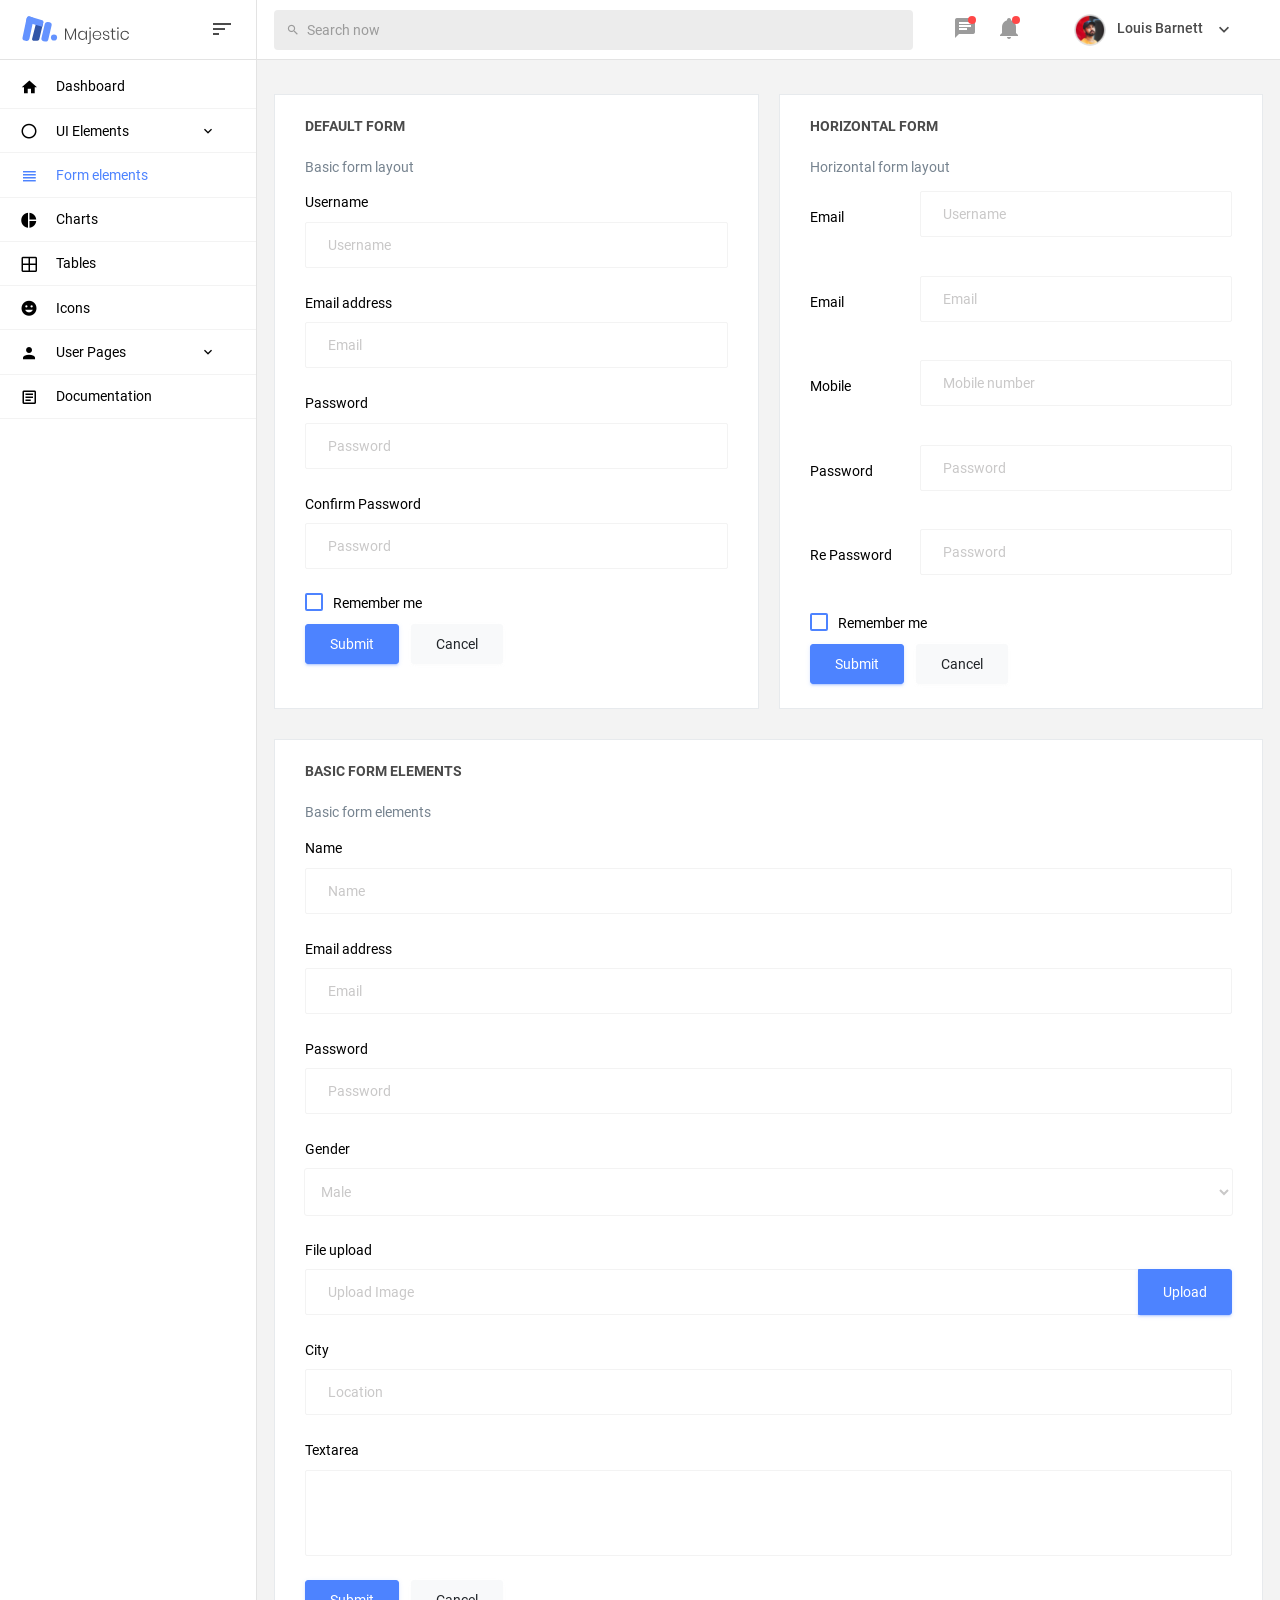
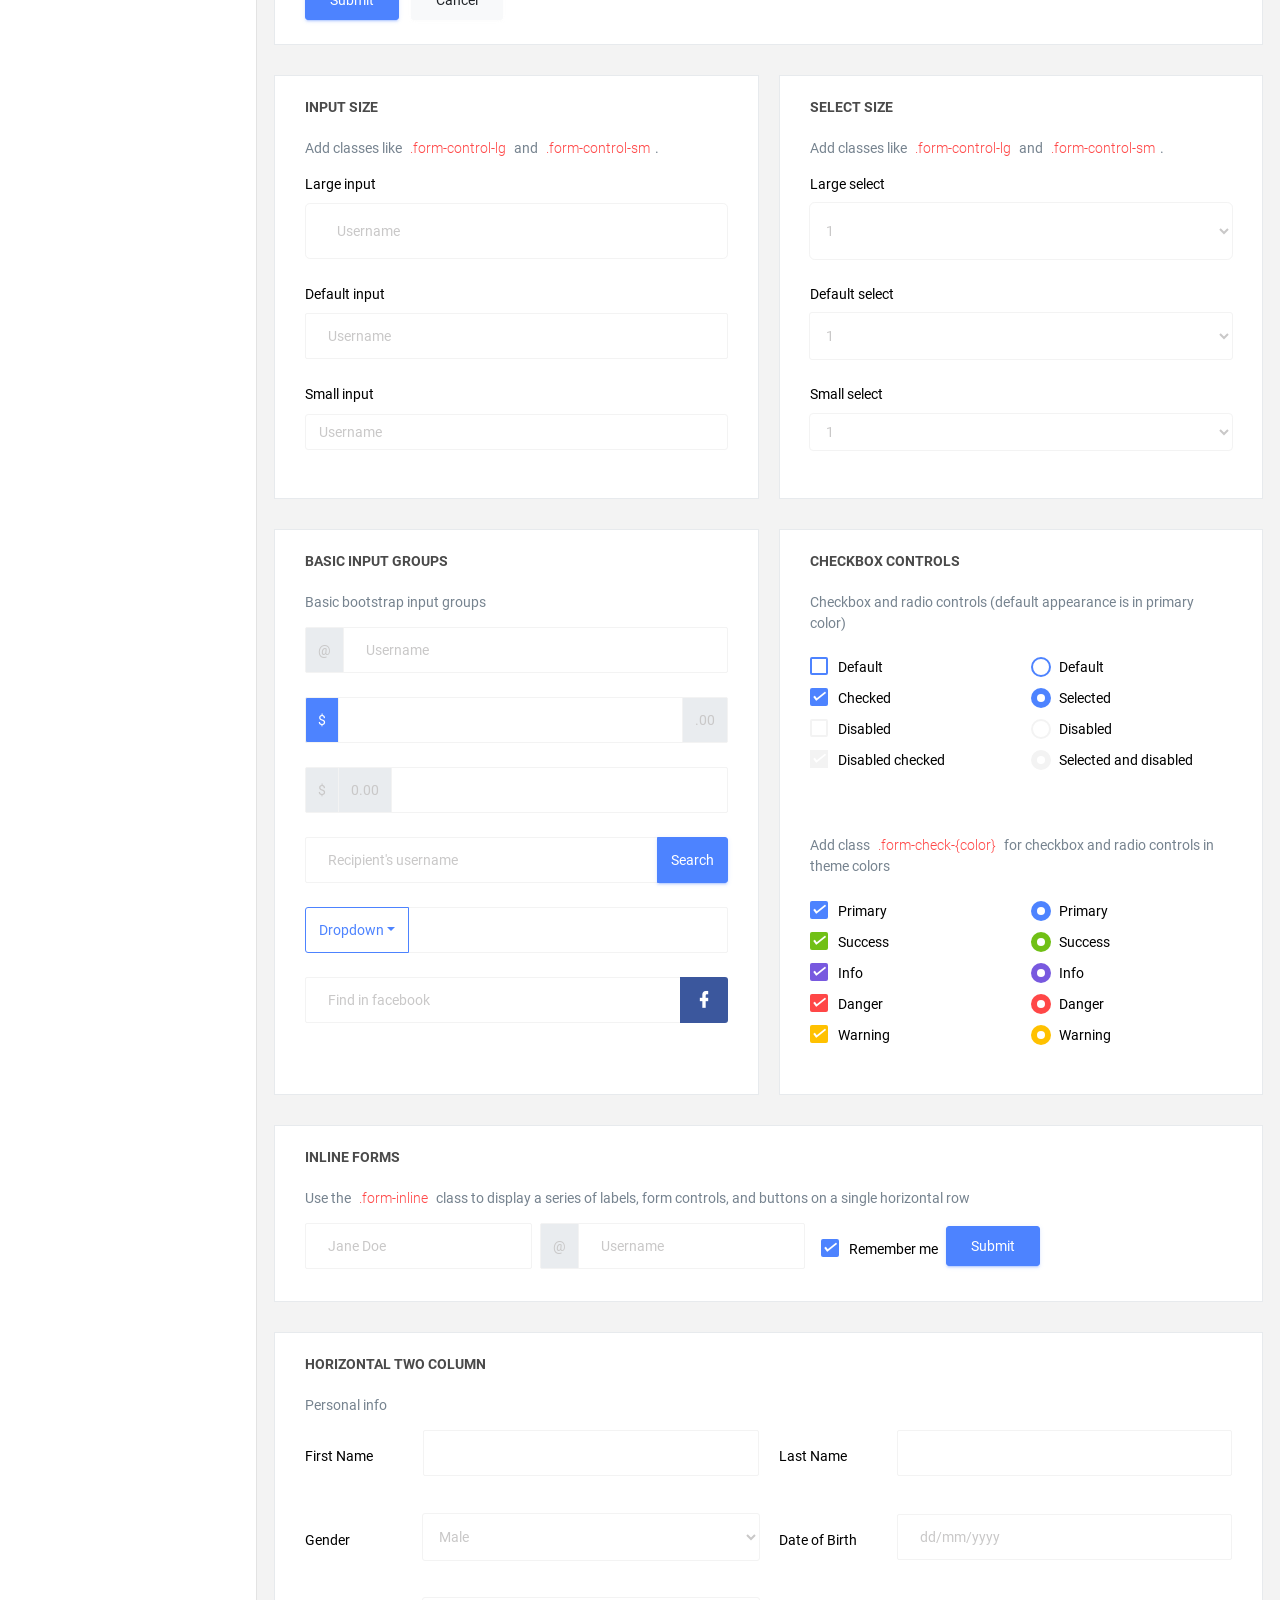
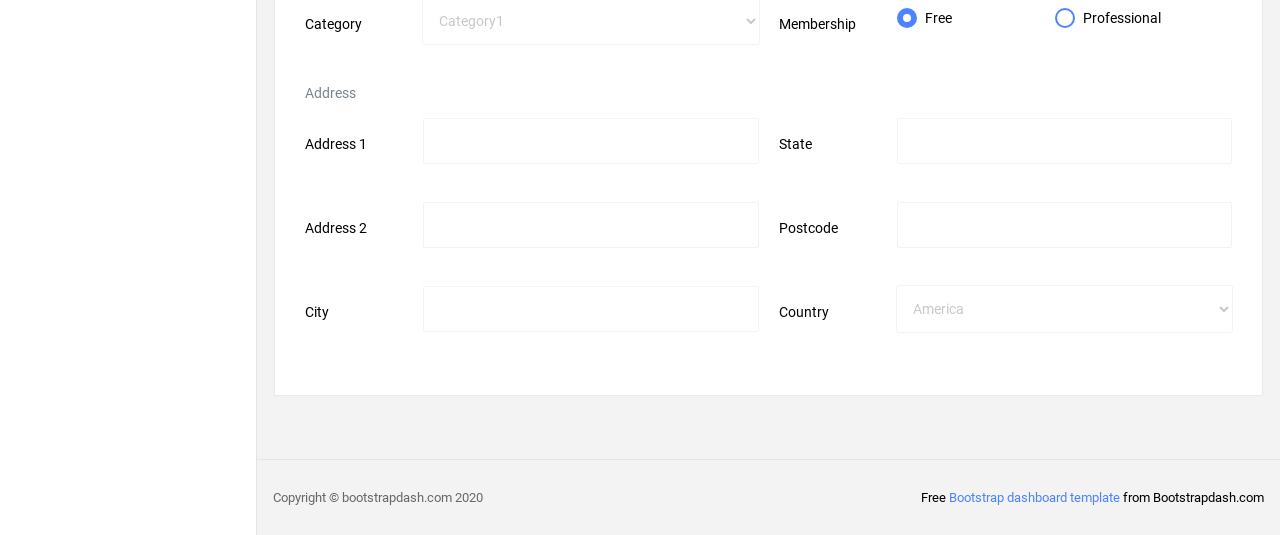
<file: OganiMasterMVC/wwwroot/Admin/pages/forms/basic_elements.html>
<!DOCTYPE html>
<html lang="en">

<head>
  <!-- Required meta tags -->
  <meta charset="utf-8">
  <meta name="viewport" content="width=device-width, initial-scale=1, shrink-to-fit=no">
  <title>Majestic Admin</title>
  <!-- plugins:css -->
  <link rel="stylesheet" href="../../vendors/mdi/css/materialdesignicons.min.css">
  <link rel="stylesheet" href="../../vendors/base/vendor.bundle.base.css">
  <!-- endinject -->
  <!-- plugin css for this page -->
  <!-- End plugin css for this page -->
  <!-- inject:css -->
  <link rel="stylesheet" href="../../css/style.css">
  <!-- endinject -->
  <link rel="shortcut icon" href="../../images/favicon.png" />
</head>

<body>
  <div class="container-scroller">
    <!-- partial:../../partials/_navbar.html -->
    <nav class="navbar col-lg-12 col-12 p-0 fixed-top d-flex flex-row">
      <div class="navbar-brand-wrapper d-flex justify-content-center">
        <div class="navbar-brand-inner-wrapper d-flex justify-content-between align-items-center w-100">  
          <a class="navbar-brand brand-logo" href="../../index.html"><img src="../../images/logo.svg" alt="logo"/></a>
          <a class="navbar-brand brand-logo-mini" href="../../index.html"><img src="../../images/logo-mini.svg" alt="logo"/></a>
          <button class="navbar-toggler navbar-toggler align-self-center" type="button" data-toggle="minimize">
            <span class="mdi mdi-sort-variant"></span>
          </button>
        </div>  
      </div>
      <div class="navbar-menu-wrapper d-flex align-items-center justify-content-end">
        <ul class="navbar-nav mr-lg-4 w-100">
          <li class="nav-item nav-search d-none d-lg-block w-100">
            <div class="input-group">
              <div class="input-group-prepend">
                <span class="input-group-text" id="search">
                  <i class="mdi mdi-magnify"></i>
                </span>
              </div>
              <input type="text" class="form-control" placeholder="Search now" aria-label="search" aria-describedby="search">
            </div>
          </li>
        </ul>
        <ul class="navbar-nav navbar-nav-right">
          <li class="nav-item dropdown mr-1">
            <a class="nav-link count-indicator dropdown-toggle d-flex justify-content-center align-items-center" id="messageDropdown" href="#" data-toggle="dropdown">
              <i class="mdi mdi-message-text mx-0"></i>
              <span class="count"></span>
            </a>
            <div class="dropdown-menu dropdown-menu-right navbar-dropdown" aria-labelledby="messageDropdown">
              <p class="mb-0 font-weight-normal float-left dropdown-header">Messages</p>
              <a class="dropdown-item">
                <div class="item-thumbnail">
                    <img src="../../images/faces/face4.jpg" alt="image" class="profile-pic">
                </div>
                <div class="item-content flex-grow">
                  <h6 class="ellipsis font-weight-normal">David Grey
                  </h6>
                  <p class="font-weight-light small-text text-muted mb-0">
                    The meeting is cancelled
                  </p>
                </div>
              </a>
              <a class="dropdown-item">
                <div class="item-thumbnail">
                    <img src="../../images/faces/face2.jpg" alt="image" class="profile-pic">
                </div>
                <div class="item-content flex-grow">
                  <h6 class="ellipsis font-weight-normal">Tim Cook
                  </h6>
                  <p class="font-weight-light small-text text-muted mb-0">
                    New product launch
                  </p>
                </div>
              </a>
              <a class="dropdown-item">
                <div class="item-thumbnail">
                    <img src="../../images/faces/face3.jpg" alt="image" class="profile-pic">
                </div>
                <div class="item-content flex-grow">
                  <h6 class="ellipsis font-weight-normal"> Johnson
                  </h6>
                  <p class="font-weight-light small-text text-muted mb-0">
                    Upcoming board meeting
                  </p>
                </div>
              </a>
            </div>
          </li>
          <li class="nav-item dropdown mr-4">
            <a class="nav-link count-indicator dropdown-toggle d-flex align-items-center justify-content-center notification-dropdown" id="notificationDropdown" href="#" data-toggle="dropdown">
              <i class="mdi mdi-bell mx-0"></i>
              <span class="count"></span>
            </a>
            <div class="dropdown-menu dropdown-menu-right navbar-dropdown" aria-labelledby="notificationDropdown">
              <p class="mb-0 font-weight-normal float-left dropdown-header">Notifications</p>
              <a class="dropdown-item">
                <div class="item-thumbnail">
                  <div class="item-icon bg-success">
                    <i class="mdi mdi-information mx-0"></i>
                  </div>
                </div>
                <div class="item-content">
                  <h6 class="font-weight-normal">Application Error</h6>
                  <p class="font-weight-light small-text mb-0 text-muted">
                    Just now
                  </p>
                </div>
              </a>
              <a class="dropdown-item">
                <div class="item-thumbnail">
                  <div class="item-icon bg-warning">
                    <i class="mdi mdi-settings mx-0"></i>
                  </div>
                </div>
                <div class="item-content">
                  <h6 class="font-weight-normal">Settings</h6>
                  <p class="font-weight-light small-text mb-0 text-muted">
                    Private message
                  </p>
                </div>
              </a>
              <a class="dropdown-item">
                <div class="item-thumbnail">
                  <div class="item-icon bg-info">
                    <i class="mdi mdi-account-box mx-0"></i>
                  </div>
                </div>
                <div class="item-content">
                  <h6 class="font-weight-normal">New user registration</h6>
                  <p class="font-weight-light small-text mb-0 text-muted">
                    2 days ago
                  </p>
                </div>
              </a>
            </div>
          </li>
          <li class="nav-item nav-profile dropdown">
            <a class="nav-link dropdown-toggle" href="#" data-toggle="dropdown" id="profileDropdown">
              <img src="../../images/faces/face5.jpg" alt="profile"/>
              <span class="nav-profile-name">Louis Barnett</span>
            </a>
            <div class="dropdown-menu dropdown-menu-right navbar-dropdown" aria-labelledby="profileDropdown">
              <a class="dropdown-item">
                <i class="mdi mdi-settings text-primary"></i>
                Settings
              </a>
              <a class="dropdown-item">
                <i class="mdi mdi-logout text-primary"></i>
                Logout
              </a>
            </div>
          </li>
        </ul>
        <button class="navbar-toggler navbar-toggler-right d-lg-none align-self-center" type="button" data-toggle="offcanvas">
          <span class="mdi mdi-menu"></span>
        </button>
      </div>
    </nav>
    <!-- partial -->
    <div class="container-fluid page-body-wrapper">
      <!-- partial:../../partials/_sidebar.html -->
      <nav class="sidebar sidebar-offcanvas" id="sidebar">
        <ul class="nav">
          <li class="nav-item">
            <a class="nav-link" href="../../index.html">
              <i class="mdi mdi-home menu-icon"></i>
              <span class="menu-title">Dashboard</span>
            </a>
          </li>
          <li class="nav-item">
            <a class="nav-link" data-toggle="collapse" href="#ui-basic" aria-expanded="false" aria-controls="ui-basic">
              <i class="mdi mdi-circle-outline menu-icon"></i>
              <span class="menu-title">UI Elements</span>
              <i class="menu-arrow"></i>
            </a>
            <div class="collapse" id="ui-basic">
              <ul class="nav flex-column sub-menu">
                <li class="nav-item"> <a class="nav-link" href="../../pages/ui-features/buttons.html">Buttons</a></li>
                <li class="nav-item"> <a class="nav-link" href="../../pages/ui-features/typography.html">Typography</a></li>
              </ul>
            </div>
          </li>
          <li class="nav-item">
            <a class="nav-link" href="../../pages/forms/basic_elements.html">
              <i class="mdi mdi-view-headline menu-icon"></i>
              <span class="menu-title">Form elements</span>
            </a>
          </li>
          <li class="nav-item">
            <a class="nav-link" href="../../pages/charts/chartjs.html">
              <i class="mdi mdi-chart-pie menu-icon"></i>
              <span class="menu-title">Charts</span>
            </a>
          </li>
          <li class="nav-item">
            <a class="nav-link" href="../../pages/tables/basic-table.html">
              <i class="mdi mdi-grid-large menu-icon"></i>
              <span class="menu-title">Tables</span>
            </a>
          </li>
          <li class="nav-item">
            <a class="nav-link" href="../../pages/icons/mdi.html">
              <i class="mdi mdi-emoticon menu-icon"></i>
              <span class="menu-title">Icons</span>
            </a>
          </li>
          <li class="nav-item">
            <a class="nav-link" data-toggle="collapse" href="#auth" aria-expanded="false" aria-controls="auth">
              <i class="mdi mdi-account menu-icon"></i>
              <span class="menu-title">User Pages</span>
              <i class="menu-arrow"></i>
            </a>
            <div class="collapse" id="auth">
              <ul class="nav flex-column sub-menu">
                <li class="nav-item"> <a class="nav-link" href="../../pages/samples/login.html"> Login </a></li>
                <li class="nav-item"> <a class="nav-link" href="../../pages/samples/login-2.html"> Login 2 </a></li>
                <li class="nav-item"> <a class="nav-link" href="../../pages/samples/register.html"> Register </a></li>
                <li class="nav-item"> <a class="nav-link" href="../../pages/samples/register-2.html"> Register 2 </a></li>
                <li class="nav-item"> <a class="nav-link" href="../../pages/samples/lock-screen.html"> Lockscreen </a></li>
              </ul>
            </div>
          </li>
          <li class="nav-item">
            <a class="nav-link" href="../../documentation/documentation.html">
              <i class="mdi mdi-file-document-box-outline menu-icon"></i>
              <span class="menu-title">Documentation</span>
            </a>
          </li>
        </ul>
      </nav>
      <!-- partial -->
      <div class="main-panel">        
        <div class="content-wrapper">
          <div class="row">
            <div class="col-md-6 grid-margin stretch-card">
              <div class="card">
                <div class="card-body">
                  <h4 class="card-title">Default form</h4>
                  <p class="card-description">
                    Basic form layout
                  </p>
                  <form class="forms-sample">
                    <div class="form-group">
                      <label for="exampleInputUsername1">Username</label>
                      <input type="text" class="form-control" id="exampleInputUsername1" placeholder="Username">
                    </div>
                    <div class="form-group">
                      <label for="exampleInputEmail1">Email address</label>
                      <input type="email" class="form-control" id="exampleInputEmail1" placeholder="Email">
                    </div>
                    <div class="form-group">
                      <label for="exampleInputPassword1">Password</label>
                      <input type="password" class="form-control" id="exampleInputPassword1" placeholder="Password">
                    </div>
                    <div class="form-group">
                      <label for="exampleInputConfirmPassword1">Confirm Password</label>
                      <input type="password" class="form-control" id="exampleInputConfirmPassword1" placeholder="Password">
                    </div>
                    <div class="form-check form-check-flat form-check-primary">
                      <label class="form-check-label">
                        <input type="checkbox" class="form-check-input">
                        Remember me
                      </label>
                    </div>
                    <button type="submit" class="btn btn-primary mr-2">Submit</button>
                    <button class="btn btn-light">Cancel</button>
                  </form>
                </div>
              </div>
            </div>
            <div class="col-md-6 grid-margin stretch-card">
              <div class="card">
                <div class="card-body">
                  <h4 class="card-title">Horizontal Form</h4>
                  <p class="card-description">
                    Horizontal form layout
                  </p>
                  <form class="forms-sample">
                    <div class="form-group row">
                      <label for="exampleInputUsername2" class="col-sm-3 col-form-label">Email</label>
                      <div class="col-sm-9">
                        <input type="text" class="form-control" id="exampleInputUsername2" placeholder="Username">
                      </div>
                    </div>
                    <div class="form-group row">
                      <label for="exampleInputEmail2" class="col-sm-3 col-form-label">Email</label>
                      <div class="col-sm-9">
                        <input type="email" class="form-control" id="exampleInputEmail2" placeholder="Email">
                      </div>
                    </div>
                    <div class="form-group row">
                      <label for="exampleInputMobile" class="col-sm-3 col-form-label">Mobile</label>
                      <div class="col-sm-9">
                        <input type="text" class="form-control" id="exampleInputMobile" placeholder="Mobile number">
                      </div>
                    </div>
                    <div class="form-group row">
                      <label for="exampleInputPassword2" class="col-sm-3 col-form-label">Password</label>
                      <div class="col-sm-9">
                        <input type="password" class="form-control" id="exampleInputPassword2" placeholder="Password">
                      </div>
                    </div>
                    <div class="form-group row">
                      <label for="exampleInputConfirmPassword2" class="col-sm-3 col-form-label">Re Password</label>
                      <div class="col-sm-9">
                        <input type="password" class="form-control" id="exampleInputConfirmPassword2" placeholder="Password">
                      </div>
                    </div>
                    <div class="form-check form-check-flat form-check-primary">
                      <label class="form-check-label">
                        <input type="checkbox" class="form-check-input">
                        Remember me
                      </label>
                    </div>
                    <button type="submit" class="btn btn-primary mr-2">Submit</button>
                    <button class="btn btn-light">Cancel</button>
                  </form>
                </div>
              </div>
            </div>
            <div class="col-12 grid-margin stretch-card">
              <div class="card">
                <div class="card-body">
                  <h4 class="card-title">Basic form elements</h4>
                  <p class="card-description">
                    Basic form elements
                  </p>
                  <form class="forms-sample">
                    <div class="form-group">
                      <label for="exampleInputName1">Name</label>
                      <input type="text" class="form-control" id="exampleInputName1" placeholder="Name">
                    </div>
                    <div class="form-group">
                      <label for="exampleInputEmail3">Email address</label>
                      <input type="email" class="form-control" id="exampleInputEmail3" placeholder="Email">
                    </div>
                    <div class="form-group">
                      <label for="exampleInputPassword4">Password</label>
                      <input type="password" class="form-control" id="exampleInputPassword4" placeholder="Password">
                    </div>
                    <div class="form-group">
                      <label for="exampleSelectGender">Gender</label>
                        <select class="form-control" id="exampleSelectGender">
                          <option>Male</option>
                          <option>Female</option>
                        </select>
                      </div>
                    <div class="form-group">
                      <label>File upload</label>
                      <input type="file" name="img[]" class="file-upload-default">
                      <div class="input-group col-xs-12">
                        <input type="text" class="form-control file-upload-info" disabled placeholder="Upload Image">
                        <span class="input-group-append">
                          <button class="file-upload-browse btn btn-primary" type="button">Upload</button>
                        </span>
                      </div>
                    </div>
                    <div class="form-group">
                      <label for="exampleInputCity1">City</label>
                      <input type="text" class="form-control" id="exampleInputCity1" placeholder="Location">
                    </div>
                    <div class="form-group">
                      <label for="exampleTextarea1">Textarea</label>
                      <textarea class="form-control" id="exampleTextarea1" rows="4"></textarea>
                    </div>
                    <button type="submit" class="btn btn-primary mr-2">Submit</button>
                    <button class="btn btn-light">Cancel</button>
                  </form>
                </div>
              </div>
            </div>
            <div class="col-md-6 grid-margin stretch-card">
              <div class="card">
                <div class="card-body">
                  <h4 class="card-title">Input size</h4>
                  <p class="card-description">
                    Add classes like <code>.form-control-lg</code> and <code>.form-control-sm</code>.
                  </p>
                  <div class="form-group">
                    <label>Large input</label>
                    <input type="text" class="form-control form-control-lg" placeholder="Username" aria-label="Username">
                  </div>
                  <div class="form-group">
                    <label>Default input</label>
                    <input type="text" class="form-control" placeholder="Username" aria-label="Username">
                  </div>
                  <div class="form-group">
                    <label>Small input</label>
                    <input type="text" class="form-control form-control-sm" placeholder="Username" aria-label="Username">
                  </div>
                </div>
              </div>
            </div>
            <div class="col-md-6 grid-margin stretch-card">
              <div class="card">
                <div class="card-body">
                  <h4 class="card-title">Select size</h4>
                  <p class="card-description">
                    Add classes like <code>.form-control-lg</code> and <code>.form-control-sm</code>.                    
                  </p>
                  <div class="form-group">
                    <label for="exampleFormControlSelect1">Large select</label>
                    <select class="form-control form-control-lg" id="exampleFormControlSelect1">
                      <option>1</option>
                      <option>2</option>
                      <option>3</option>
                      <option>4</option>
                      <option>5</option>
                    </select>
                  </div>
                  <div class="form-group">
                    <label for="exampleFormControlSelect2">Default select</label>
                    <select class="form-control" id="exampleFormControlSelect2">
                      <option>1</option>
                      <option>2</option>
                      <option>3</option>
                      <option>4</option>
                      <option>5</option>
                    </select>
                  </div>
                  <div class="form-group">
                    <label for="exampleFormControlSelect3">Small select</label>
                    <select class="form-control form-control-sm" id="exampleFormControlSelect3">
                      <option>1</option>
                      <option>2</option>
                      <option>3</option>
                      <option>4</option>
                      <option>5</option>
                    </select>
                  </div>
                </div>
              </div>
            </div>
            <div class="col-md-6 grid-margin stretch-card">
              <div class="card">
                <div class="card-body">
                  <h4 class="card-title">Basic input groups</h4>
                  <p class="card-description">
                    Basic bootstrap input groups
                  </p>
                  <div class="form-group">
                    <div class="input-group">
                      <div class="input-group-prepend">
                        <span class="input-group-text">@</span>
                      </div>
                      <input type="text" class="form-control" placeholder="Username" aria-label="Username">
                    </div>
                  </div>
                  <div class="form-group">
                    <div class="input-group">
                      <div class="input-group-prepend">
                        <span class="input-group-text bg-primary text-white">$</span>
                      </div>
                      <input type="text" class="form-control" aria-label="Amount (to the nearest dollar)">
                      <div class="input-group-append">
                        <span class="input-group-text">.00</span>
                      </div>
                    </div>
                  </div>
                  <div class="form-group">
                    <div class="input-group">
                      <div class="input-group-prepend">
                        <span class="input-group-text">$</span>
                      </div>
                      <div class="input-group-prepend">
                        <span class="input-group-text">0.00</span>
                      </div>
                      <input type="text" class="form-control" aria-label="Amount (to the nearest dollar)">
                    </div>
                  </div>
                  <div class="form-group">
                    <div class="input-group">
                      <input type="text" class="form-control" placeholder="Recipient's username" aria-label="Recipient's username">
                      <div class="input-group-append">
                        <button class="btn btn-sm btn-primary" type="button">Search</button>
                      </div>
                    </div>
                  </div>
                  <div class="form-group">
                    <div class="input-group">
                      <div class="input-group-prepend">
                        <button class="btn btn-sm btn-outline-primary dropdown-toggle" type="button" data-toggle="dropdown" aria-haspopup="true" aria-expanded="false">Dropdown</button>
                        <div class="dropdown-menu">
                          <a class="dropdown-item" href="#">Action</a>
                          <a class="dropdown-item" href="#">Another action</a>
                          <a class="dropdown-item" href="#">Something else here</a>
                          <div role="separator" class="dropdown-divider"></div>
                          <a class="dropdown-item" href="#">Separated link</a>
                        </div>
                      </div>
                      <input type="text" class="form-control" aria-label="Text input with dropdown button">
                    </div>
                  </div>
                  <div class="form-group">
                    <div class="input-group">
                      <input type="text" class="form-control" placeholder="Find in facebook" aria-label="Recipient's username">
                      <div class="input-group-append">
                        <button class="btn btn-sm btn-facebook" type="button">
                          <i class="mdi mdi-facebook"></i>
                        </button>
                      </div>
                    </div>
                  </div>
                </div>
              </div>
            </div>
            <div class="col-md-6 grid-margin stretch-card">
              <div class="card">
                <div class="card-body">
                  <h4 class="card-title">Checkbox Controls</h4>
                  <p class="card-description">Checkbox and radio controls (default appearance is in primary color)</p>
                  <form>
                    <div class="row">
                      <div class="col-md-6">
                        <div class="form-group">
                          <div class="form-check">
                            <label class="form-check-label">
                              <input type="checkbox" class="form-check-input">
                              Default
                            </label>
                          </div>
                          <div class="form-check">
                            <label class="form-check-label">
                              <input type="checkbox" class="form-check-input" checked>
                              Checked
                            </label>
                          </div>
                          <div class="form-check">
                            <label class="form-check-label">
                              <input type="checkbox" class="form-check-input" disabled>
                              Disabled
                            </label>
                          </div>
                          <div class="form-check">
                            <label class="form-check-label">
                              <input type="checkbox" class="form-check-input" disabled checked>
                              Disabled checked
                            </label>
                          </div>
                        </div>
                      </div>
                      <div class="col-md-6">
                        <div class="form-group">
                          <div class="form-check">
                            <label class="form-check-label">
                              <input type="radio" class="form-check-input" name="optionsRadios" id="optionsRadios1" value="">
                              Default
                            </label>
                          </div>
                          <div class="form-check">
                            <label class="form-check-label">
                              <input type="radio" class="form-check-input" name="optionsRadios" id="optionsRadios2" value="option2" checked>
                              Selected
                            </label>
                          </div>
                          <div class="form-check">
                            <label class="form-check-label">
                              <input type="radio" class="form-check-input" name="optionsRadios2" id="optionsRadios3" value="option3" disabled>
                              Disabled
                            </label>
                          </div>
                          <div class="form-check">
                            <label class="form-check-label">
                              <input type="radio" class="form-check-input" name="optionsRadio2" id="optionsRadios4" value="option4" disabled checked>
                              Selected and disabled
                            </label>
                          </div>
                        </div>
                      </div>
                    </div>
                  </form>
                </div>
                <div class="card-body">
                  <p class="card-description">Add class <code>.form-check-{color}</code> for checkbox and radio controls in theme colors</p>
                  <form>
                    <div class="row">
                      <div class="col-md-6">
                        <div class="form-group">
                          <div class="form-check form-check-primary">
                            <label class="form-check-label">
                              <input type="checkbox" class="form-check-input" checked>
                              Primary
                            </label>
                          </div>
                          <div class="form-check form-check-success">
                            <label class="form-check-label">
                              <input type="checkbox" class="form-check-input" checked>
                              Success
                            </label>
                          </div>
                          <div class="form-check form-check-info">
                            <label class="form-check-label">
                              <input type="checkbox" class="form-check-input" checked>
                              Info
                            </label>
                          </div>
                          <div class="form-check form-check-danger">
                            <label class="form-check-label">
                              <input type="checkbox" class="form-check-input" checked>
                              Danger
                            </label>
                          </div>
                          <div class="form-check form-check-warning">
                            <label class="form-check-label">
                              <input type="checkbox" class="form-check-input" checked>
                              Warning
                            </label>
                          </div>
                        </div>
                      </div>
                      <div class="col-md-6">
                        <div class="form-group">
                          <div class="form-check form-check-primary">
                            <label class="form-check-label">
                              <input type="radio" class="form-check-input" name="ExampleRadio1" id="ExampleRadio1" checked>
                              Primary
                            </label>
                          </div>
                          <div class="form-check form-check-success">
                            <label class="form-check-label">
                              <input type="radio" class="form-check-input" name="ExampleRadio2" id="ExampleRadio2" checked>
                              Success
                            </label>
                          </div>
                          <div class="form-check form-check-info">
                            <label class="form-check-label">
                              <input type="radio" class="form-check-input" name="ExampleRadio3" id="ExampleRadio3" checked>
                              Info
                            </label>
                          </div>
                          <div class="form-check form-check-danger">
                            <label class="form-check-label">
                              <input type="radio" class="form-check-input" name="ExampleRadio4" id="ExampleRadio4" checked>
                              Danger
                            </label>
                          </div>
                          <div class="form-check form-check-warning">
                            <label class="form-check-label">
                              <input type="radio" class="form-check-input" name="ExampleRadio5" id="ExampleRadio5" checked>
                              Warning
                            </label>
                          </div>
                        </div>
                      </div>
                    </div>
                  </form>
                </div>
              </div>
            </div>
            <div class="col-12 grid-margin stretch-card">
              <div class="card">
                <div class="card-body">
                  <h4 class="card-title">Inline forms</h4>
                  <p class="card-description">
                    Use the <code>.form-inline</code> class to display a series of labels, form controls, and buttons on a single horizontal row
                  </p>
                  <form class="form-inline">
                    <label class="sr-only" for="inlineFormInputName2">Name</label>
                    <input type="text" class="form-control mb-2 mr-sm-2" id="inlineFormInputName2" placeholder="Jane Doe">
                  
                    <label class="sr-only" for="inlineFormInputGroupUsername2">Username</label>
                    <div class="input-group mb-2 mr-sm-2">
                      <div class="input-group-prepend">
                        <div class="input-group-text">@</div>
                      </div>
                      <input type="text" class="form-control" id="inlineFormInputGroupUsername2" placeholder="Username">
                    </div>
                    <div class="form-check mx-sm-2">
                      <label class="form-check-label">
                        <input type="checkbox" class="form-check-input" checked>
                        Remember me
                      </label>
                    </div>
                    <button type="submit" class="btn btn-primary mb-2">Submit</button>
                  </form>
                </div>
              </div>
            </div>
            <div class="col-12 grid-margin">
              <div class="card">
                <div class="card-body">
                  <h4 class="card-title">Horizontal Two column</h4>
                  <form class="form-sample">
                    <p class="card-description">
                      Personal info
                    </p>
                    <div class="row">
                      <div class="col-md-6">
                        <div class="form-group row">
                          <label class="col-sm-3 col-form-label">First Name</label>
                          <div class="col-sm-9">
                            <input type="text" class="form-control" />
                          </div>
                        </div>
                      </div>
                      <div class="col-md-6">
                        <div class="form-group row">
                          <label class="col-sm-3 col-form-label">Last Name</label>
                          <div class="col-sm-9">
                            <input type="text" class="form-control" />
                          </div>
                        </div>
                      </div>
                    </div>
                    <div class="row">
                      <div class="col-md-6">
                        <div class="form-group row">
                          <label class="col-sm-3 col-form-label">Gender</label>
                          <div class="col-sm-9">
                            <select class="form-control">
                              <option>Male</option>
                              <option>Female</option>
                            </select>
                          </div>
                        </div>
                      </div>
                      <div class="col-md-6">
                        <div class="form-group row">
                          <label class="col-sm-3 col-form-label">Date of Birth</label>
                          <div class="col-sm-9">
                            <input class="form-control" placeholder="dd/mm/yyyy"/>
                          </div>
                        </div>
                      </div>
                    </div>
                    <div class="row">
                      <div class="col-md-6">
                        <div class="form-group row">
                          <label class="col-sm-3 col-form-label">Category</label>
                          <div class="col-sm-9">
                            <select class="form-control">
                              <option>Category1</option>
                              <option>Category2</option>
                              <option>Category3</option>
                              <option>Category4</option>
                            </select>
                          </div>
                        </div>
                      </div>
                      <div class="col-md-6">
                        <div class="form-group row">
                          <label class="col-sm-3 col-form-label">Membership</label>
                          <div class="col-sm-4">
                            <div class="form-check">
                              <label class="form-check-label">
                                <input type="radio" class="form-check-input" name="membershipRadios" id="membershipRadios1" value="" checked>
                                Free
                              </label>
                            </div>
                          </div>
                          <div class="col-sm-5">
                            <div class="form-check">
                              <label class="form-check-label">
                                <input type="radio" class="form-check-input" name="membershipRadios" id="membershipRadios2" value="option2">
                                Professional
                              </label>
                            </div>
                          </div>
                        </div>
                      </div>
                    </div>
                    <p class="card-description">
                      Address
                    </p>
                    <div class="row">
                      <div class="col-md-6">
                        <div class="form-group row">
                          <label class="col-sm-3 col-form-label">Address 1</label>
                          <div class="col-sm-9">
                            <input type="text" class="form-control" />
                          </div>
                        </div>
                      </div>
                      <div class="col-md-6">
                        <div class="form-group row">
                          <label class="col-sm-3 col-form-label">State</label>
                          <div class="col-sm-9">
                            <input type="text" class="form-control" />
                          </div>
                        </div>
                      </div>
                    </div>
                    <div class="row">
                      <div class="col-md-6">
                        <div class="form-group row">
                          <label class="col-sm-3 col-form-label">Address 2</label>
                          <div class="col-sm-9">
                            <input type="text" class="form-control" />
                          </div>
                        </div>
                      </div>
                      <div class="col-md-6">
                        <div class="form-group row">
                          <label class="col-sm-3 col-form-label">Postcode</label>
                          <div class="col-sm-9">
                            <input type="text" class="form-control" />
                          </div>
                        </div>
                      </div>
                    </div>
                    <div class="row">
                      <div class="col-md-6">
                        <div class="form-group row">
                          <label class="col-sm-3 col-form-label">City</label>
                          <div class="col-sm-9">
                            <input type="text" class="form-control" />
                          </div>
                        </div>
                      </div>
                      <div class="col-md-6">
                        <div class="form-group row">
                          <label class="col-sm-3 col-form-label">Country</label>
                          <div class="col-sm-9">
                            <select class="form-control">
                              <option>America</option>
                              <option>Italy</option>
                              <option>Russia</option>
                              <option>Britain</option>
                            </select>
                          </div>
                        </div>
                      </div>
                    </div>
                  </form>
                </div>
              </div>
            </div>
          </div>
        </div>
        <!-- content-wrapper ends -->
        <!-- partial:../../partials/_footer.html -->
        <footer class="footer">
          <div class="d-sm-flex justify-content-center justify-content-sm-between">
            <span class="text-muted d-block text-center text-sm-left d-sm-inline-block">Copyright © bootstrapdash.com 2020</span>
            <span class="float-none float-sm-right d-block mt-1 mt-sm-0 text-center"> Free <a href="https://www.bootstrapdash.com/" target="_blank">Bootstrap dashboard template</a> from Bootstrapdash.com</span>
          </div>
        </footer>
        <!-- partial -->
      </div>
      <!-- main-panel ends -->
    </div>
    <!-- page-body-wrapper ends -->
  </div>
  <!-- container-scroller -->
  <!-- plugins:js -->
  <script src="../../vendors/base/vendor.bundle.base.js"></script>
  <!-- endinject -->
  <!-- inject:js -->
  <script src="../../js/off-canvas.js"></script>
  <script src="../../js/hoverable-collapse.js"></script>
  <script src="../../js/template.js"></script>
  <!-- endinject -->
  <!-- Custom js for this page-->
  <script src="../../js/file-upload.js"></script>
  <!-- End custom js for this page-->
</body>

</html>
</file>
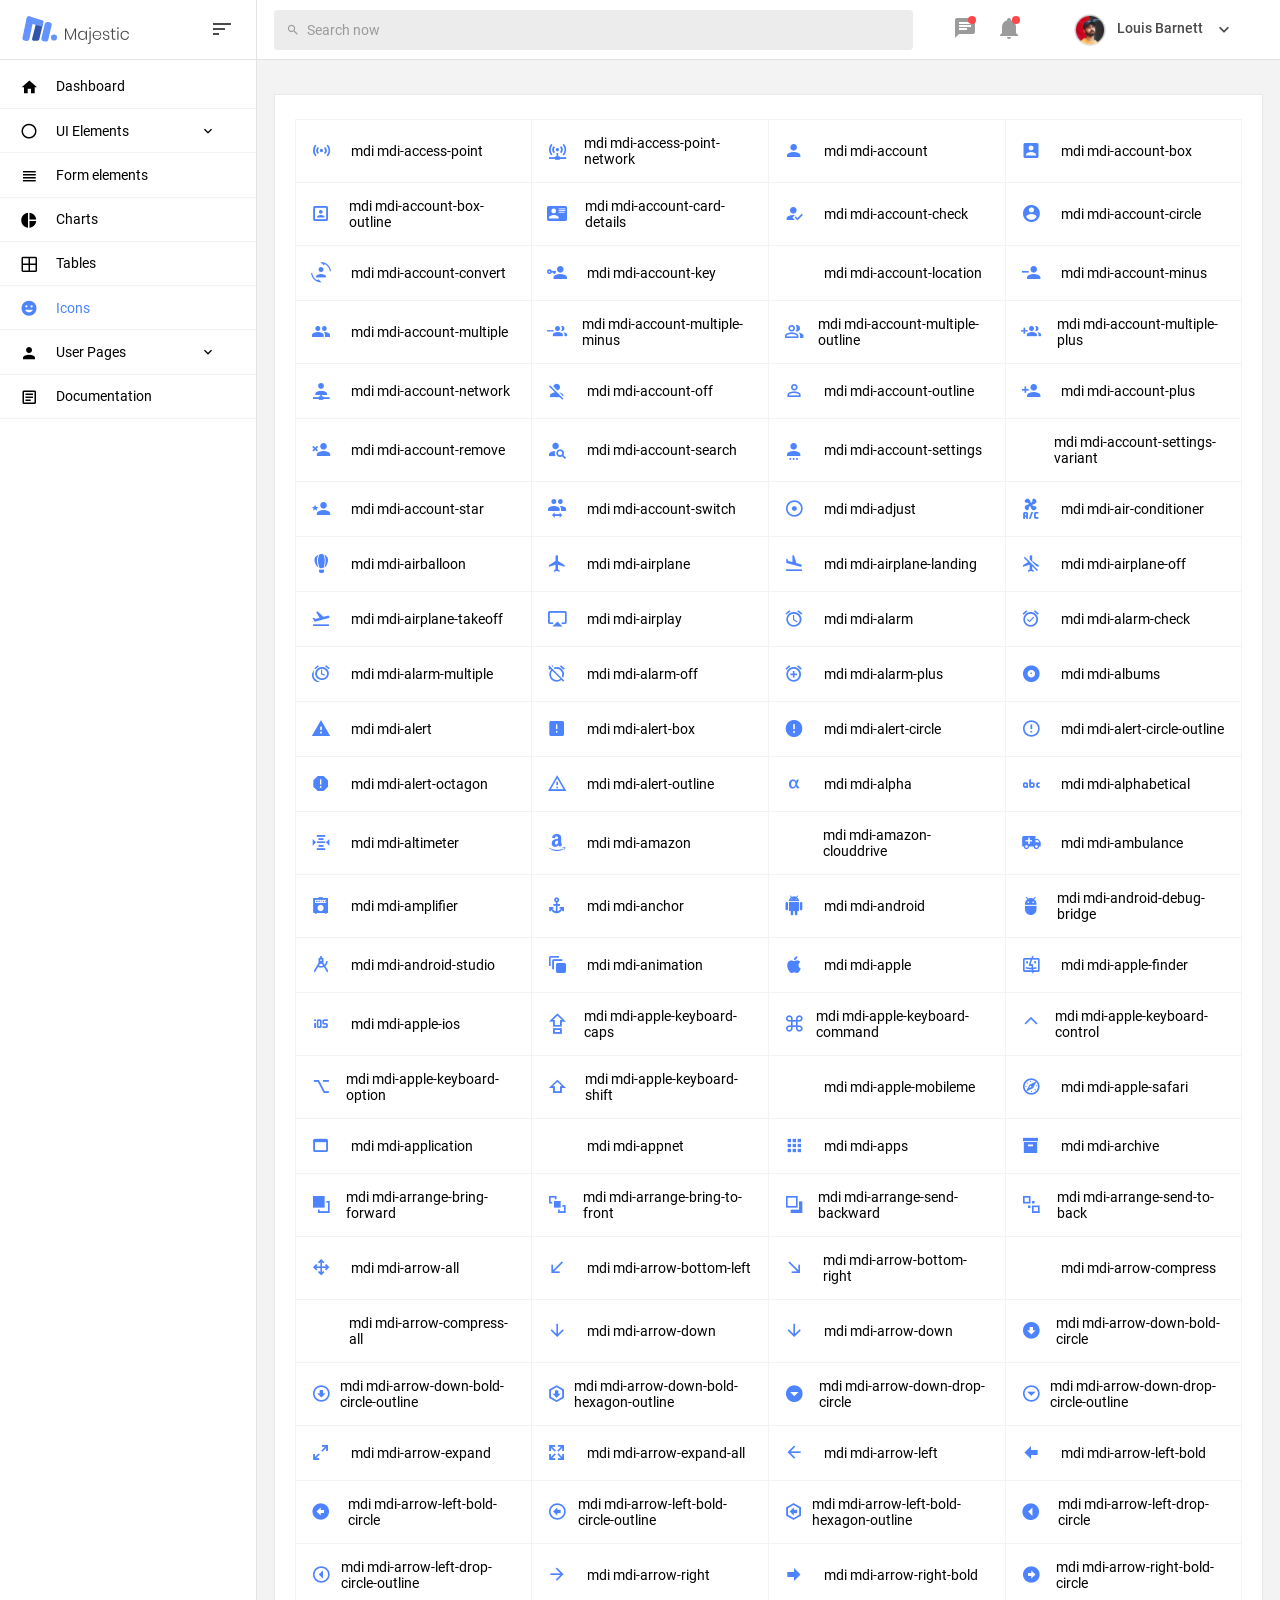
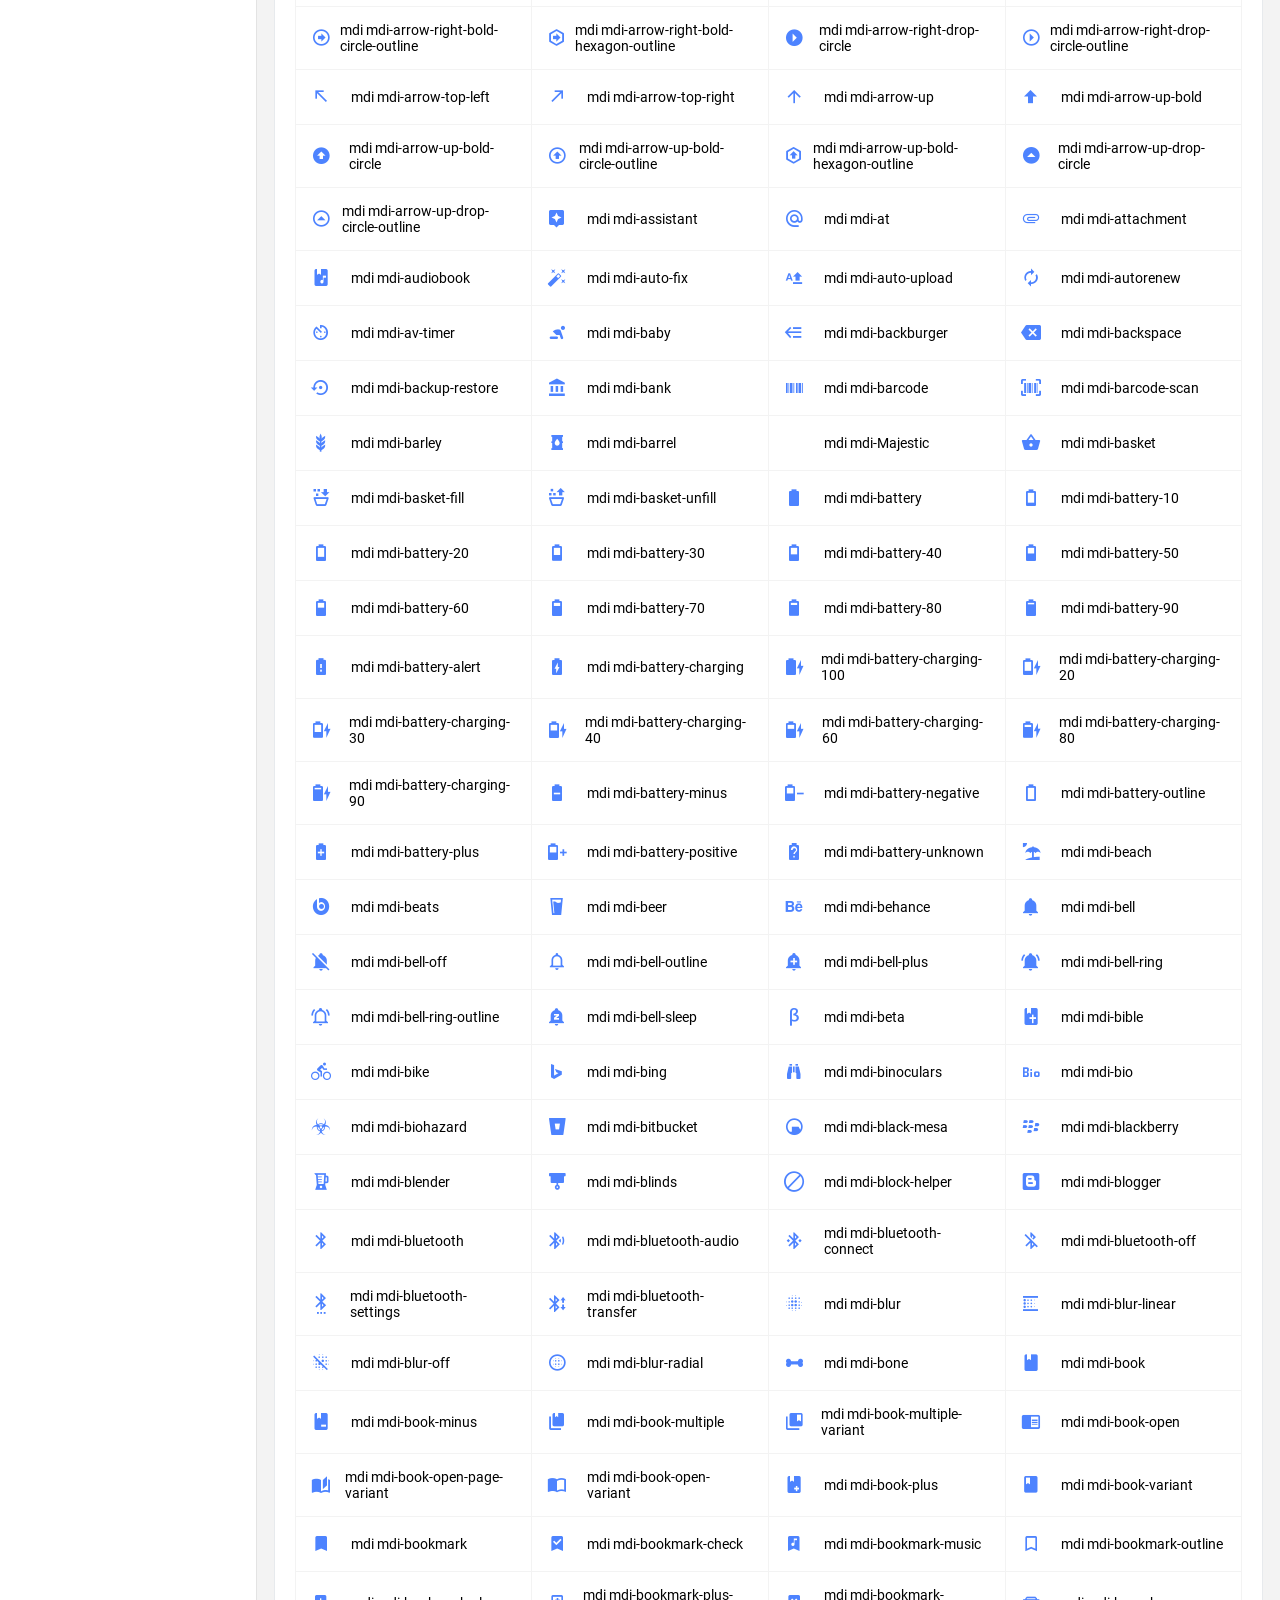
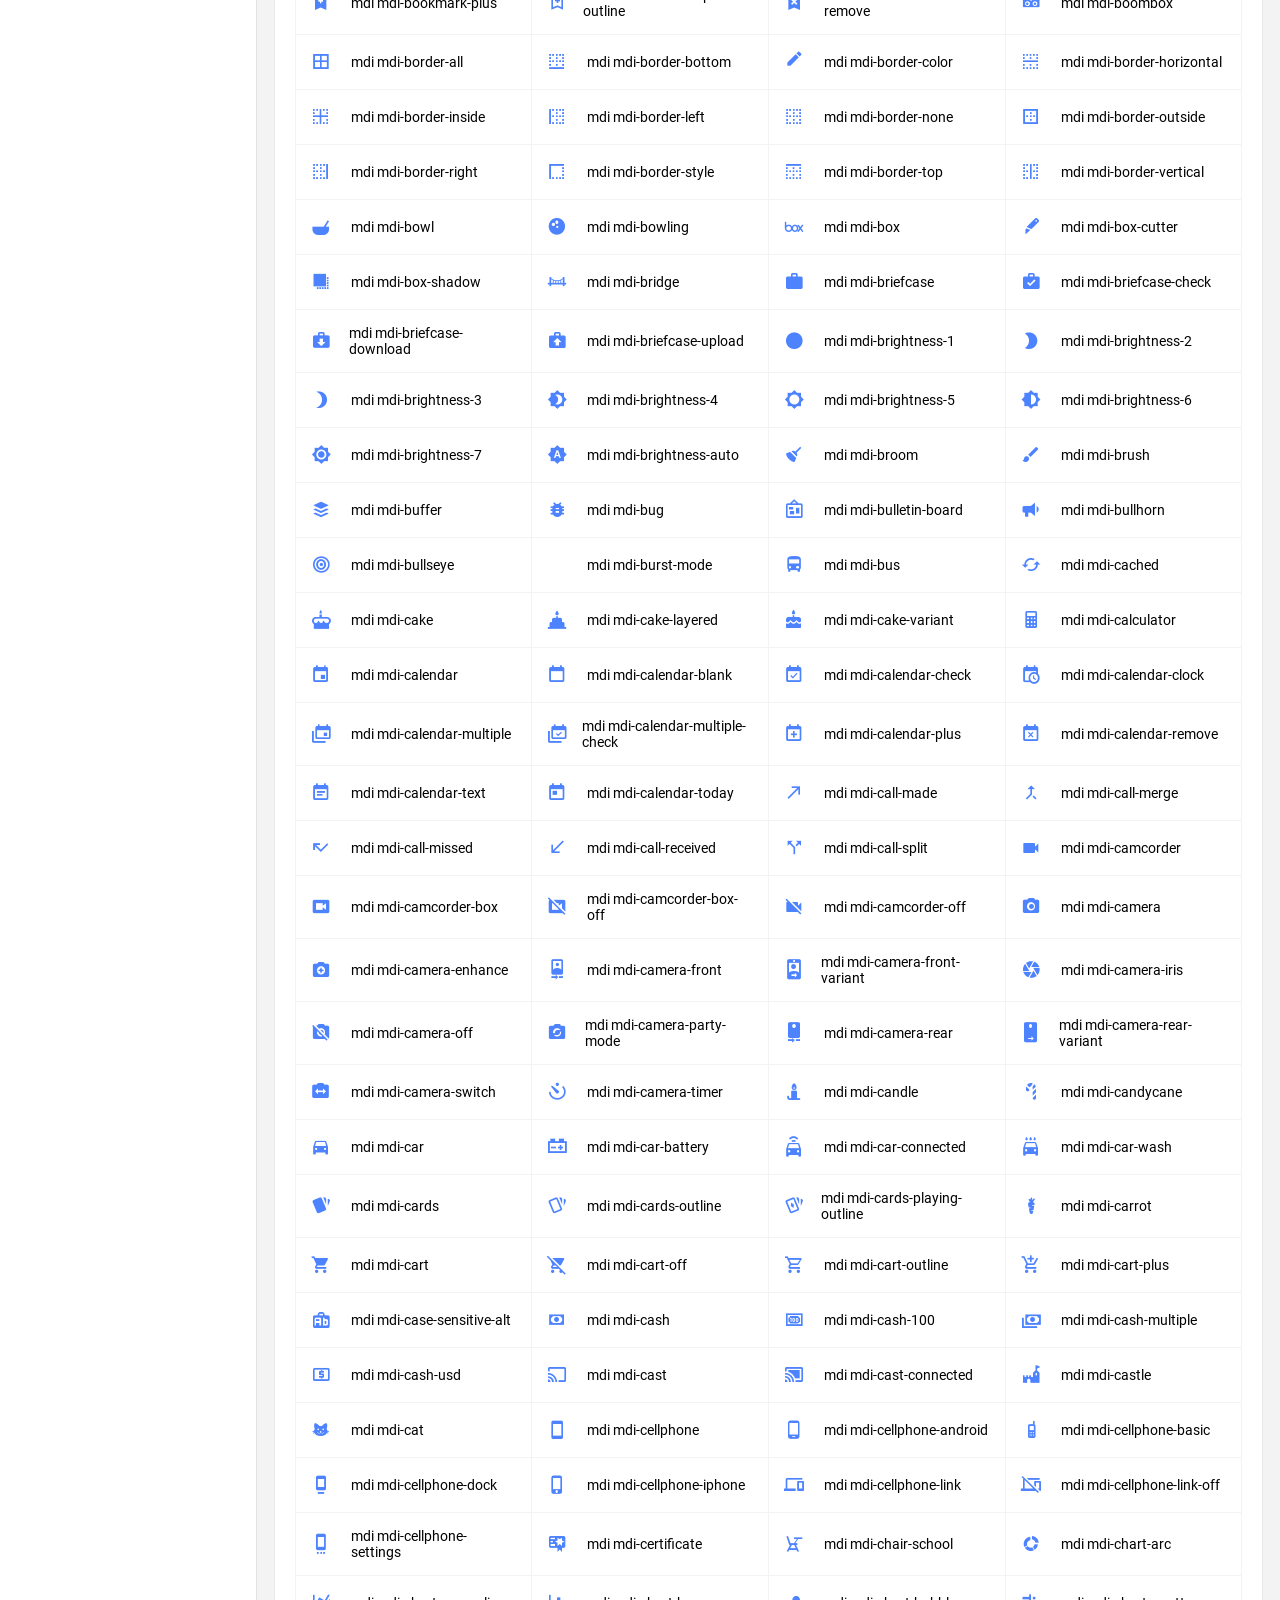
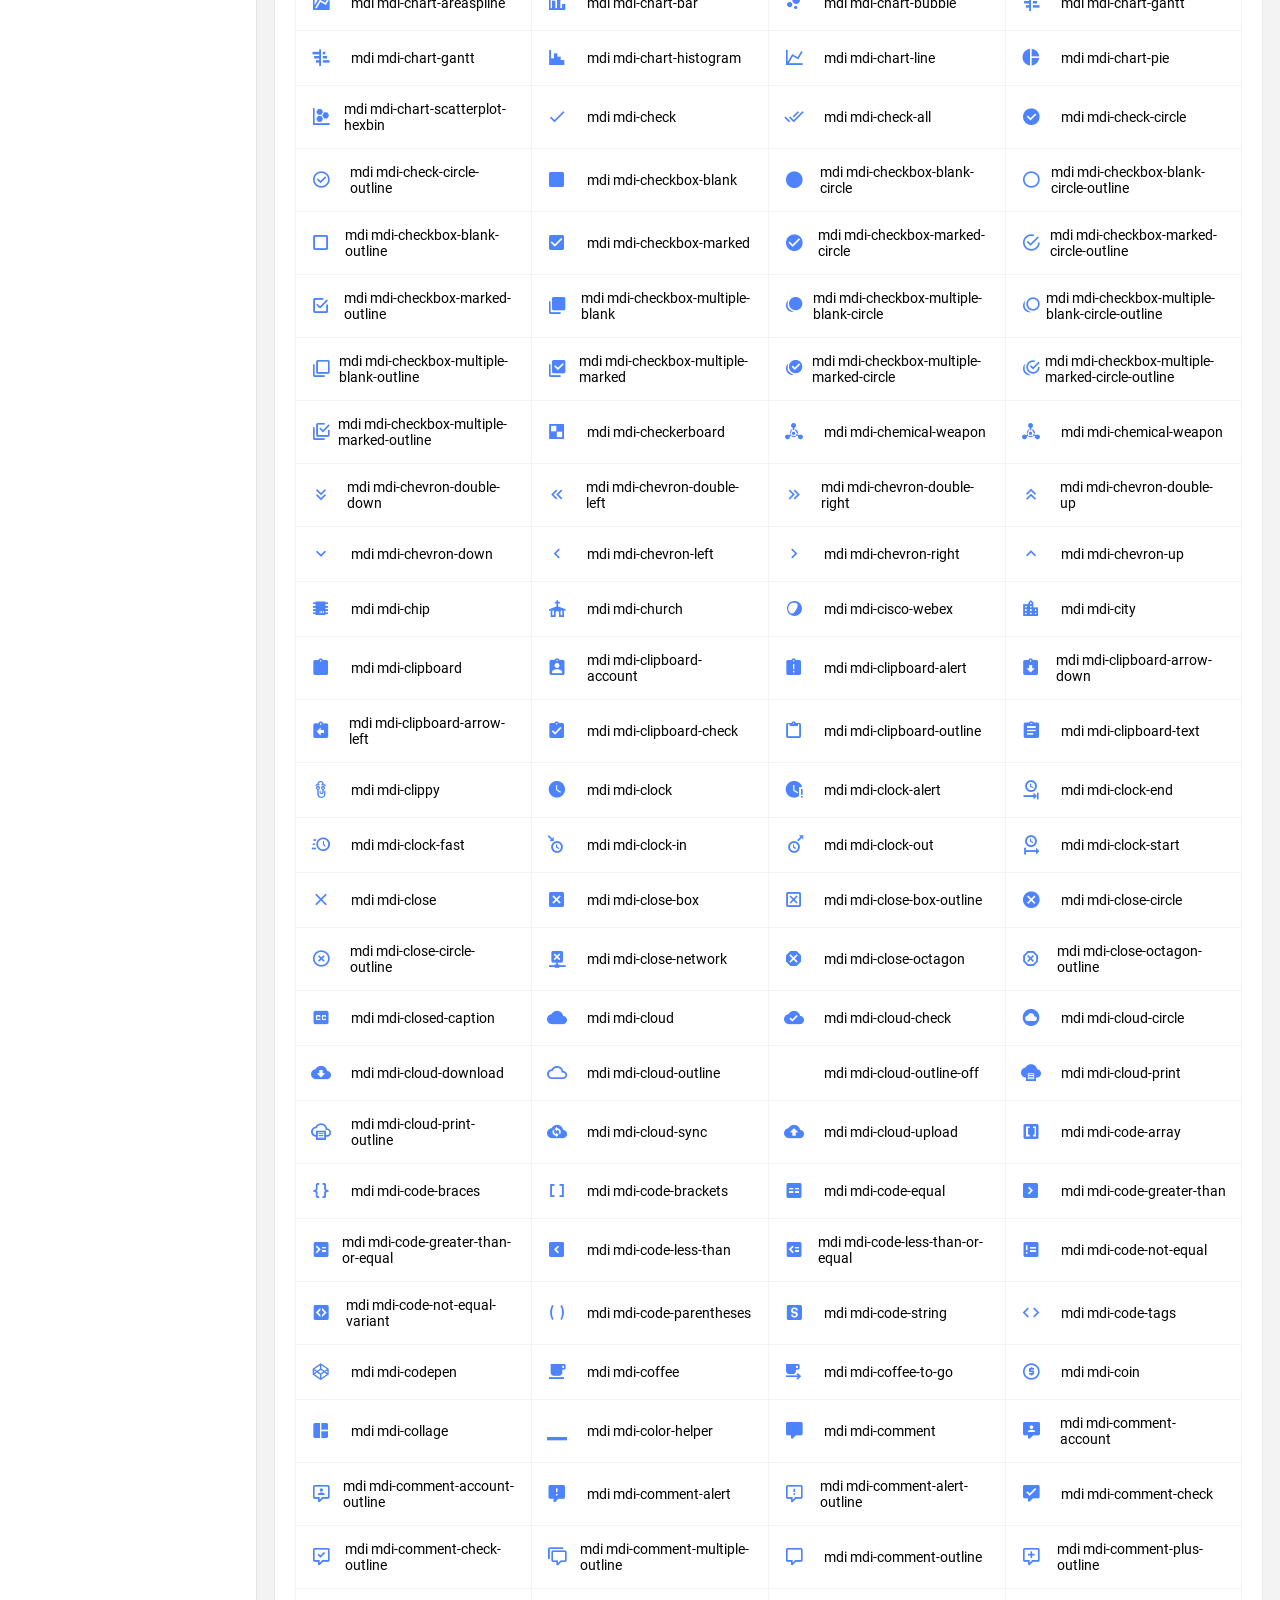
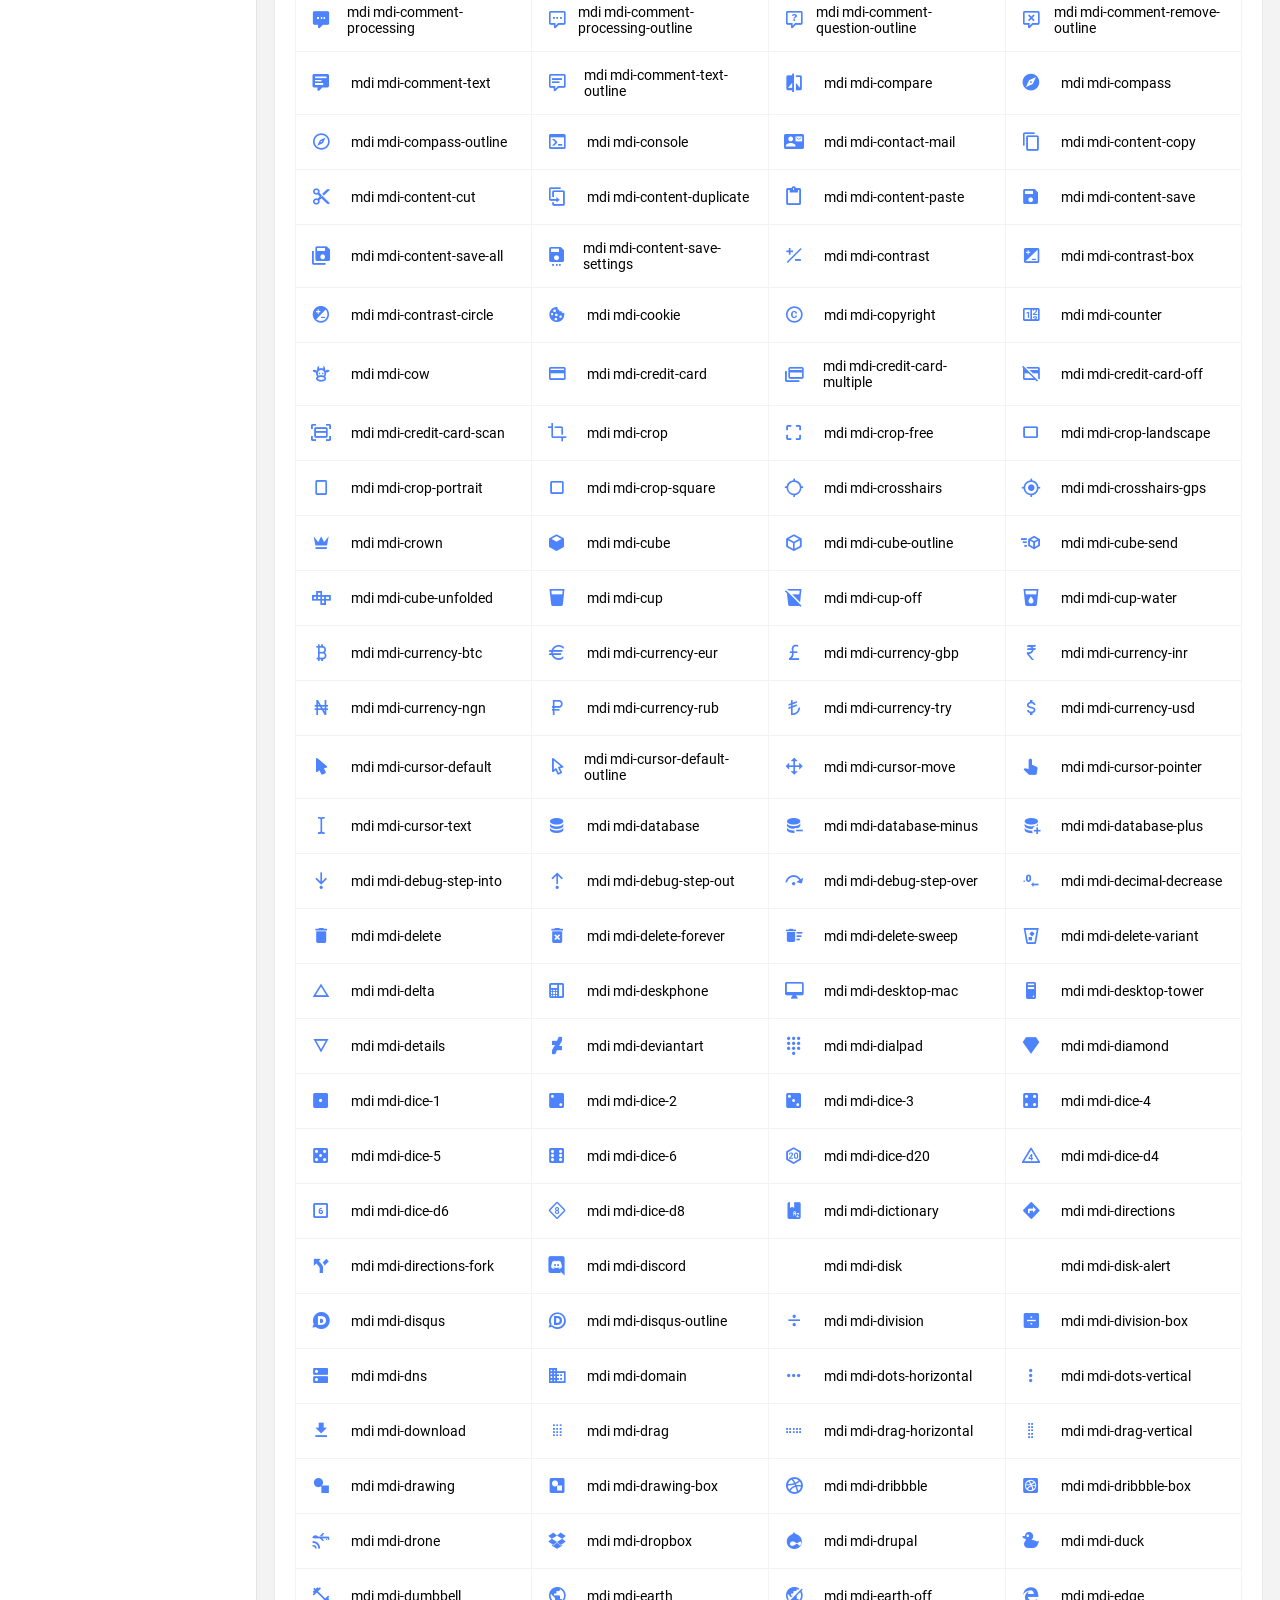
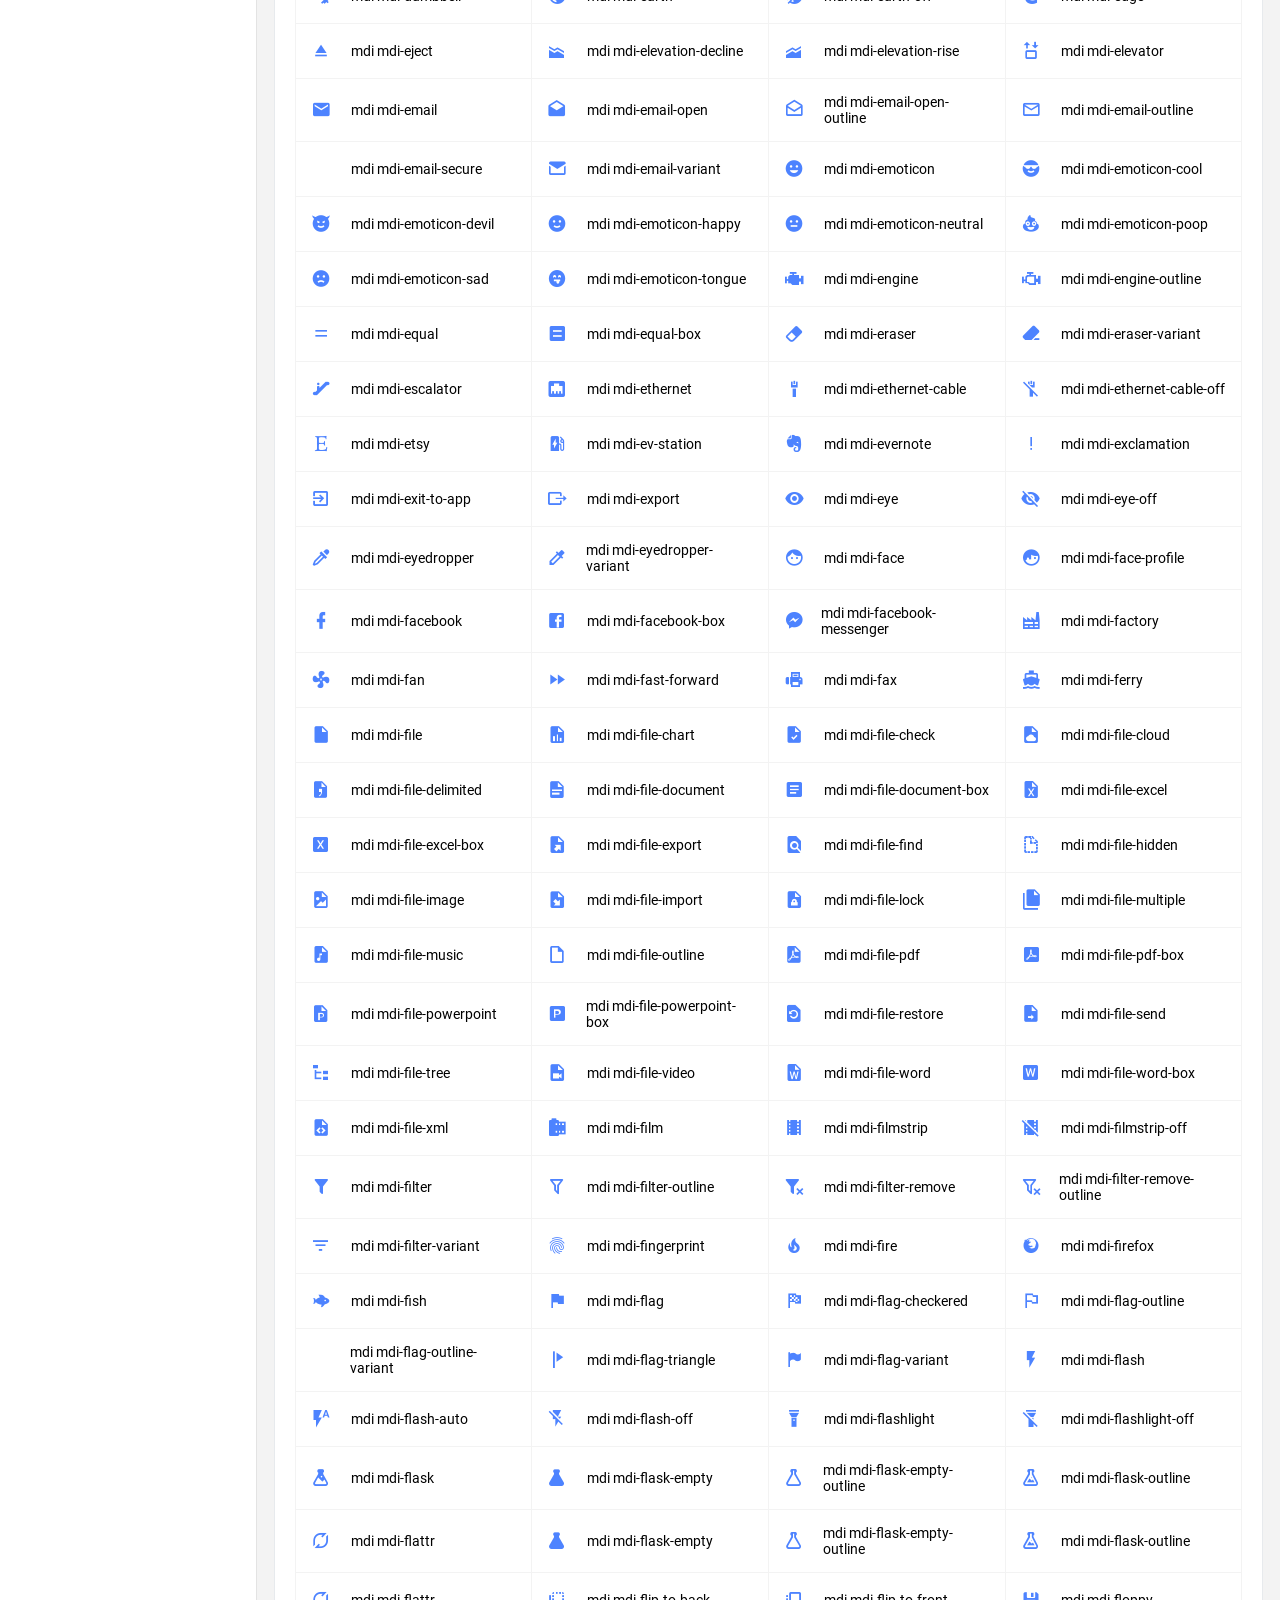
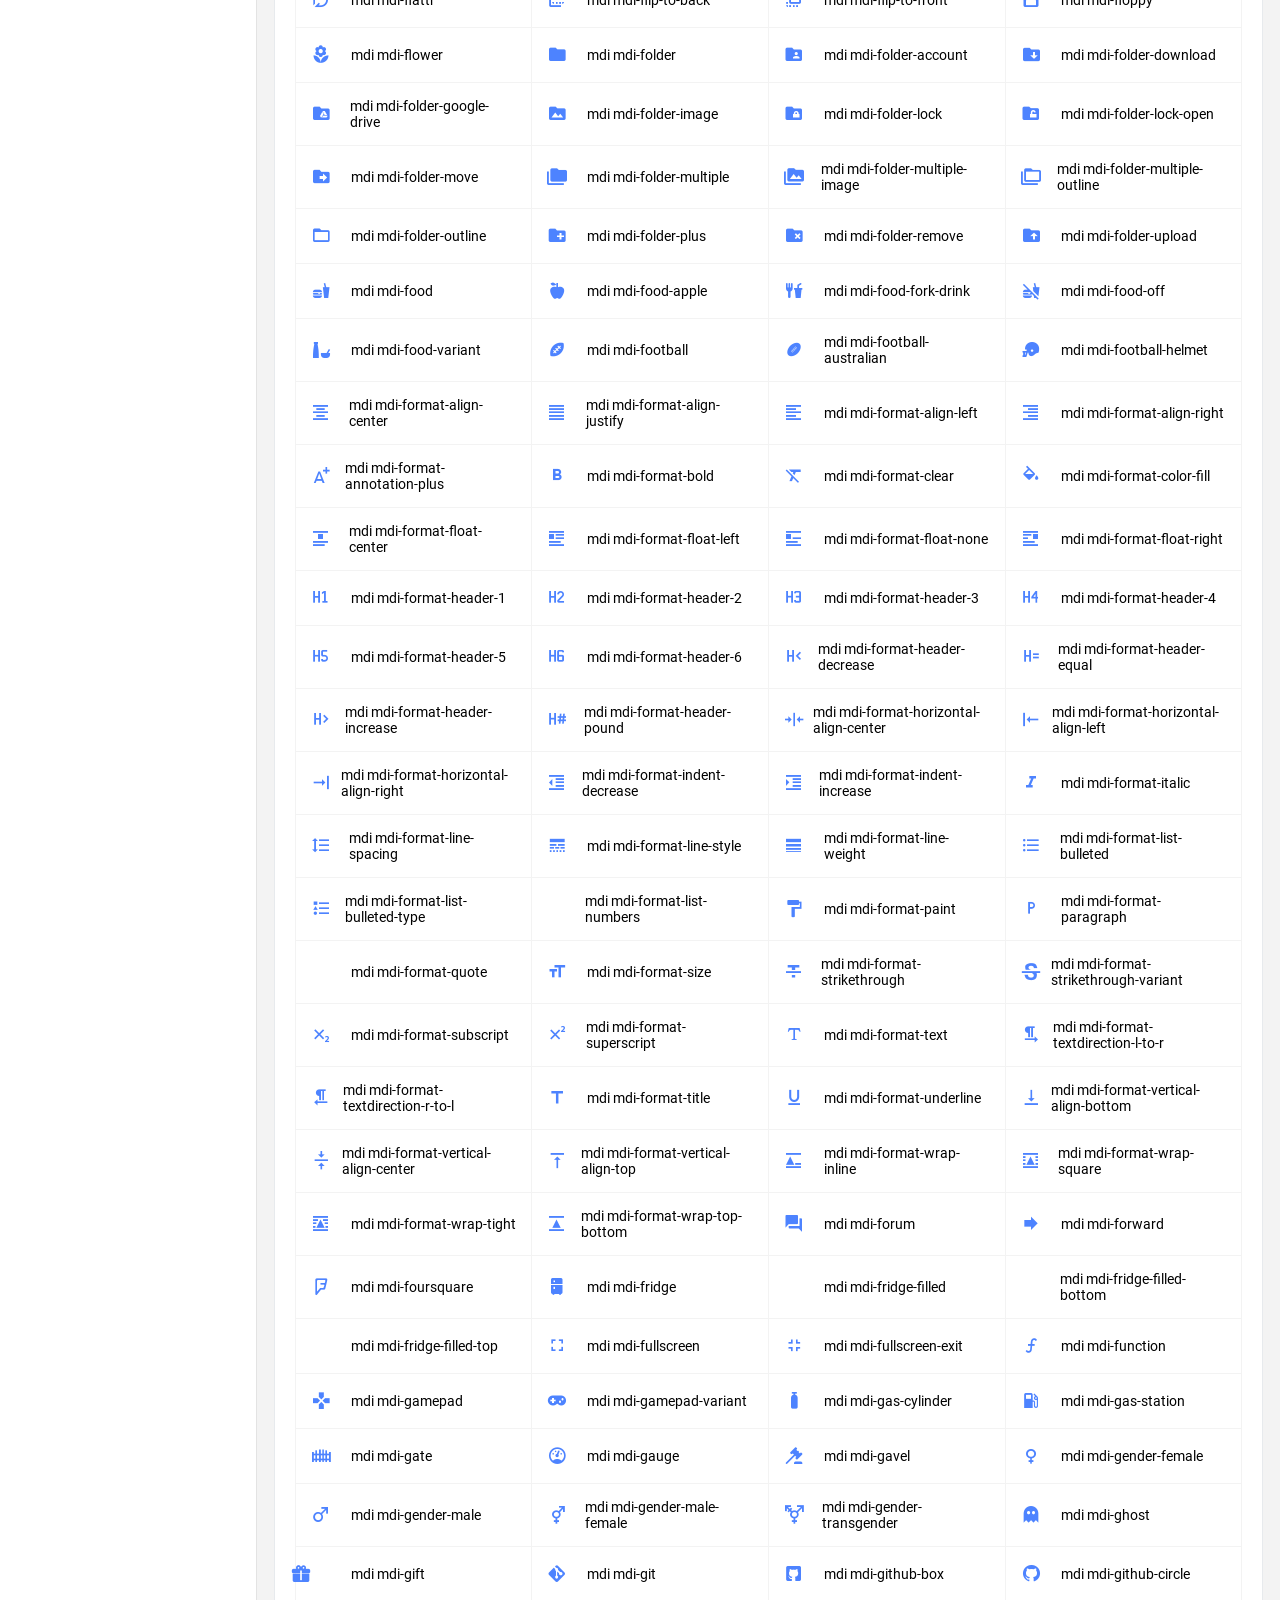
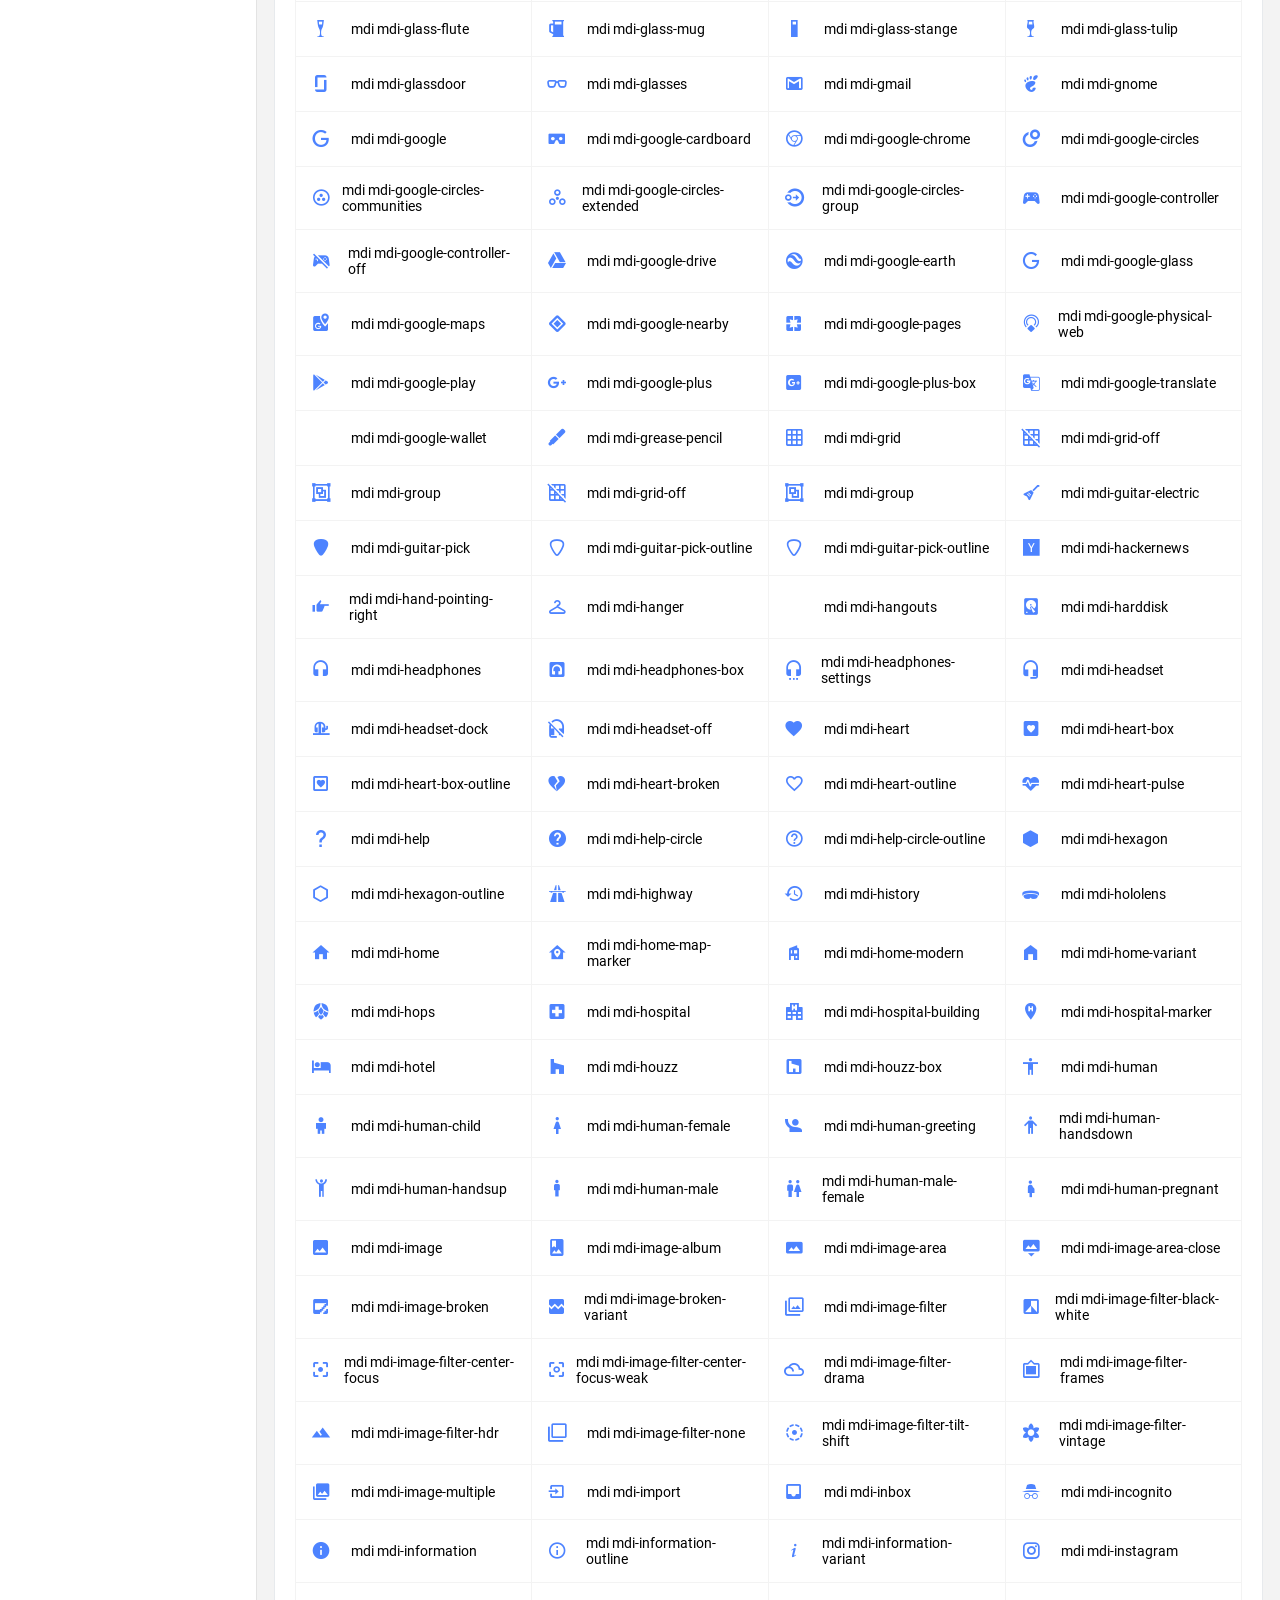
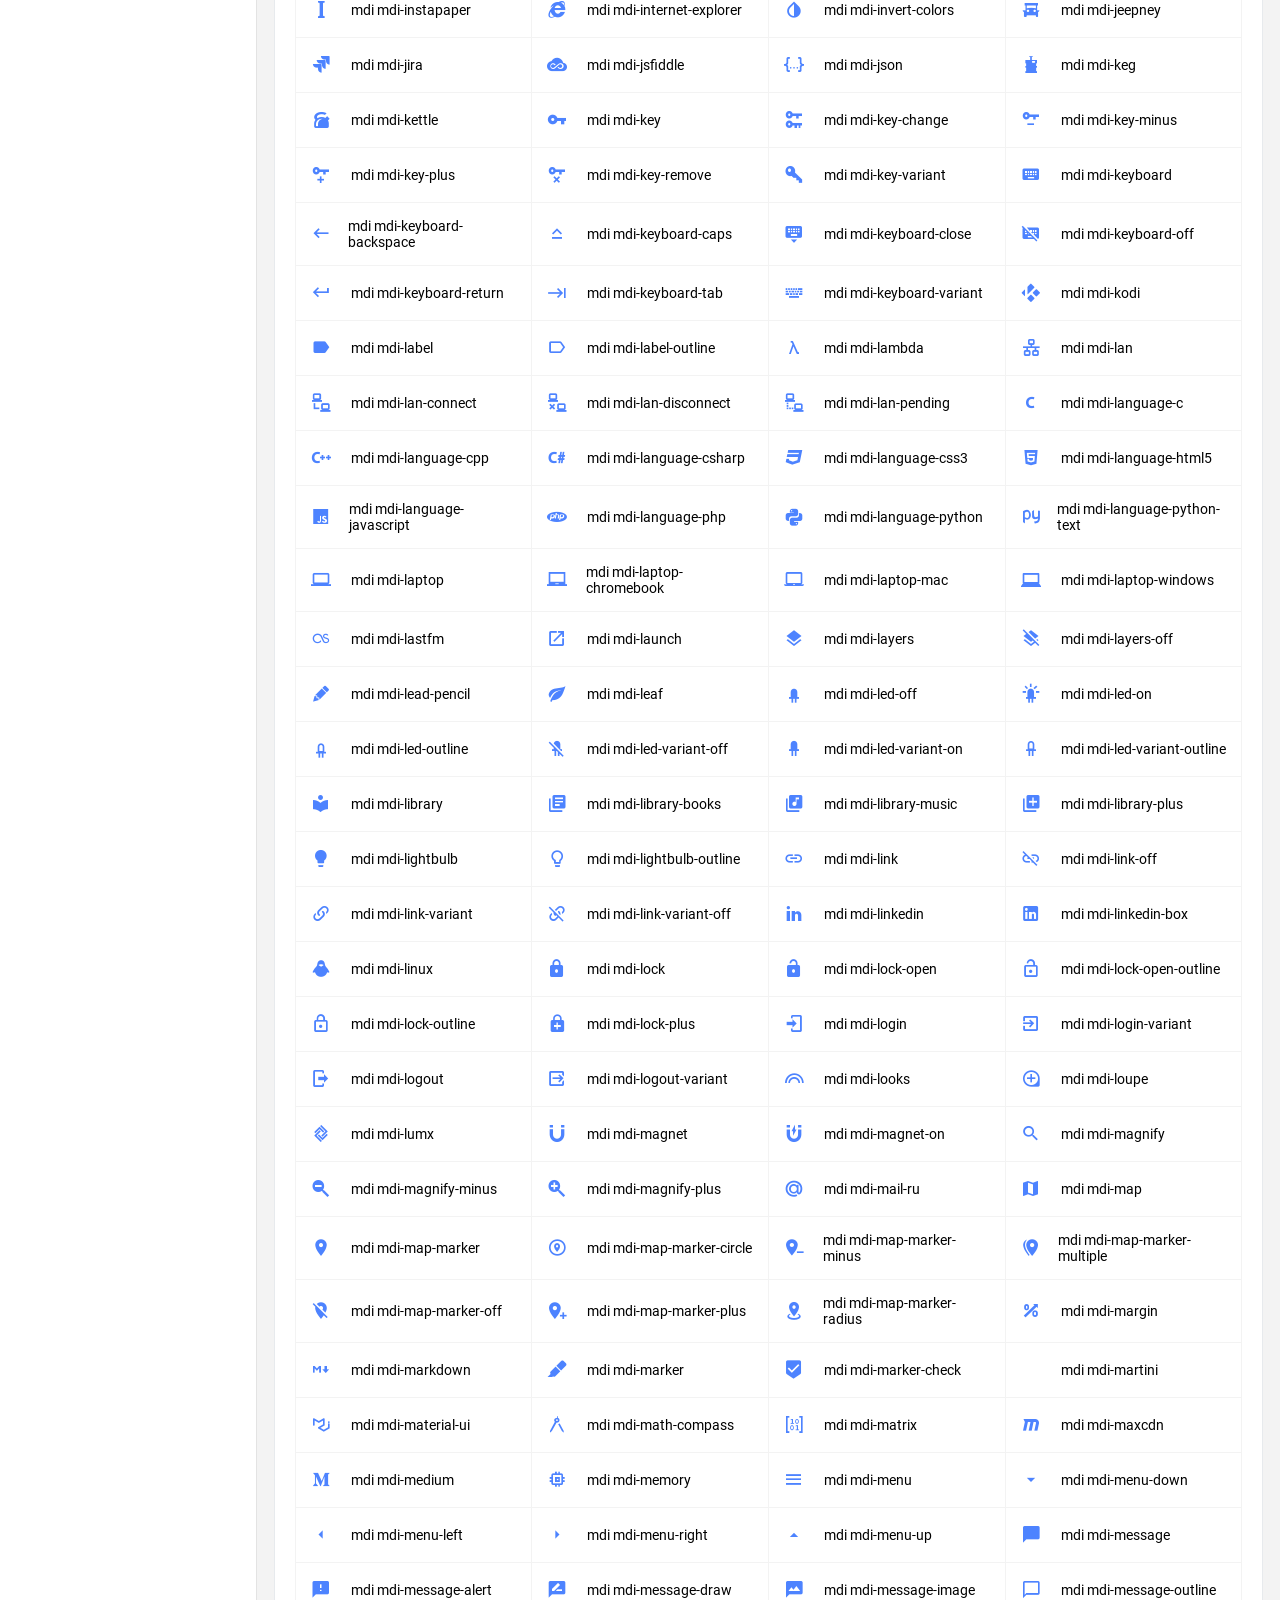
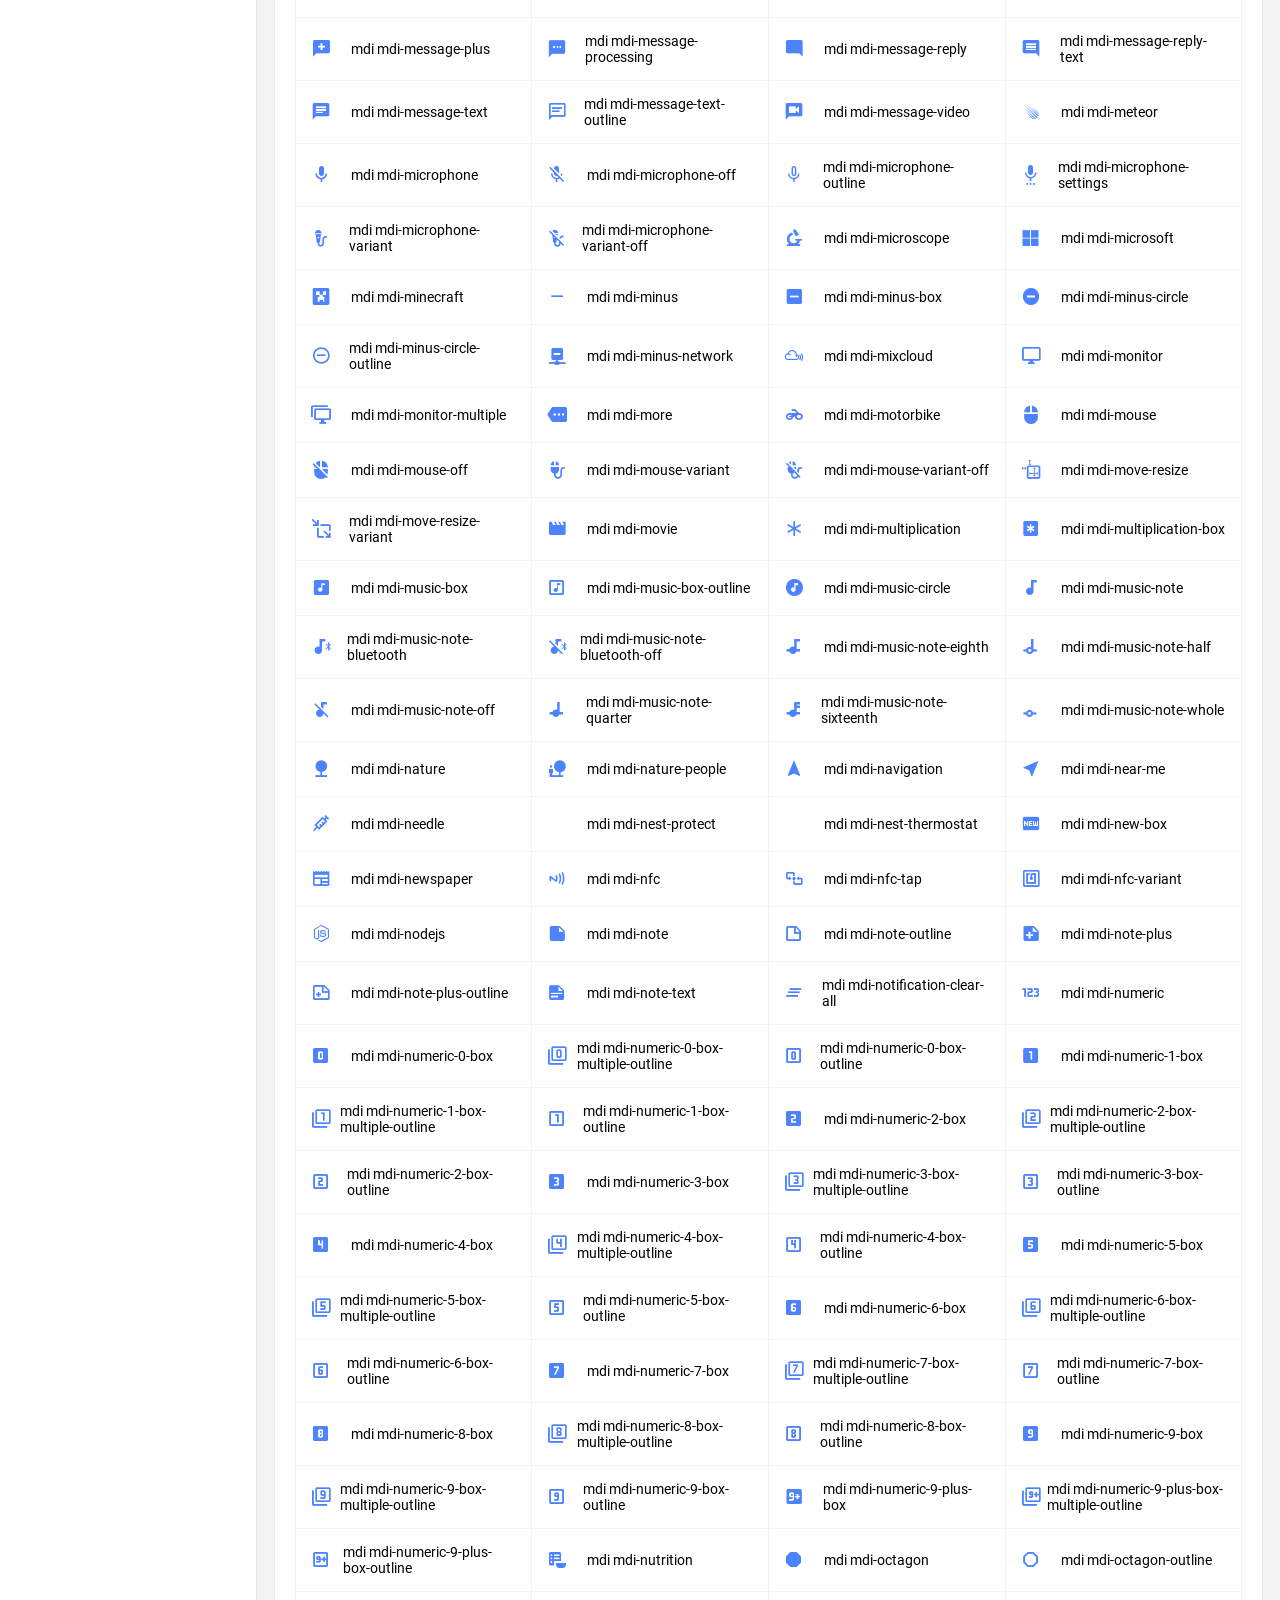
<file: OganiMasterMVC/wwwroot/Admin/pages/icons/mdi.html>
<!DOCTYPE html>
<html lang="en">

<head>
  <!-- Required meta tags -->
  <meta charset="utf-8">
  <meta name="viewport" content="width=device-width, initial-scale=1, shrink-to-fit=no">
  <title>Majestic Admin</title>
  <!-- plugins:css -->
  <link rel="stylesheet" href="../../vendors/mdi/css/materialdesignicons.min.css">
  <link rel="stylesheet" href="../../vendors/base/vendor.bundle.base.css">
  <!-- endinject -->
  <!-- inject:css -->
  <link rel="stylesheet" href="../../css/style.css">
  <!-- endinject -->
  <link rel="shortcut icon" href="../../images/favicon.png" />
</head>

<body>
  <div class=" container-scroller">
    <!-- partial:../../partials/_navbar.html -->
    <nav class="navbar col-lg-12 col-12 p-0 fixed-top d-flex flex-row">
      <div class="navbar-brand-wrapper d-flex justify-content-center">
        <div class="navbar-brand-inner-wrapper d-flex justify-content-between align-items-center w-100">  
          <a class="navbar-brand brand-logo" href="../../index.html"><img src="../../images/logo.svg" alt="logo"/></a>
          <a class="navbar-brand brand-logo-mini" href="../../index.html"><img src="../../images/logo-mini.svg" alt="logo"/></a>
          <button class="navbar-toggler navbar-toggler align-self-center" type="button" data-toggle="minimize">
            <span class="mdi mdi-sort-variant"></span>
          </button>
        </div>  
      </div>
      <div class="navbar-menu-wrapper d-flex align-items-center justify-content-end">
        <ul class="navbar-nav mr-lg-4 w-100">
          <li class="nav-item nav-search d-none d-lg-block w-100">
            <div class="input-group">
              <div class="input-group-prepend">
                <span class="input-group-text" id="search">
                  <i class="mdi mdi-magnify"></i>
                </span>
              </div>
              <input type="text" class="form-control" placeholder="Search now" aria-label="search" aria-describedby="search">
            </div>
          </li>
        </ul>
        <ul class="navbar-nav navbar-nav-right">
          <li class="nav-item dropdown mr-1">
            <a class="nav-link count-indicator dropdown-toggle d-flex justify-content-center align-items-center" id="messageDropdown" href="#" data-toggle="dropdown">
              <i class="mdi mdi-message-text mx-0"></i>
              <span class="count"></span>
            </a>
            <div class="dropdown-menu dropdown-menu-right navbar-dropdown" aria-labelledby="messageDropdown">
              <p class="mb-0 font-weight-normal float-left dropdown-header">Messages</p>
              <a class="dropdown-item">
                <div class="item-thumbnail">
                    <img src="../../images/faces/face4.jpg" alt="image" class="profile-pic">
                </div>
                <div class="item-content flex-grow">
                  <h6 class="ellipsis font-weight-normal">David Grey
                  </h6>
                  <p class="font-weight-light small-text text-muted mb-0">
                    The meeting is cancelled
                  </p>
                </div>
              </a>
              <a class="dropdown-item">
                <div class="item-thumbnail">
                    <img src="../../images/faces/face2.jpg" alt="image" class="profile-pic">
                </div>
                <div class="item-content flex-grow">
                  <h6 class="ellipsis font-weight-normal">Tim Cook
                  </h6>
                  <p class="font-weight-light small-text text-muted mb-0">
                    New product launch
                  </p>
                </div>
              </a>
              <a class="dropdown-item">
                <div class="item-thumbnail">
                    <img src="../../images/faces/face3.jpg" alt="image" class="profile-pic">
                </div>
                <div class="item-content flex-grow">
                  <h6 class="ellipsis font-weight-normal"> Johnson
                  </h6>
                  <p class="font-weight-light small-text text-muted mb-0">
                    Upcoming board meeting
                  </p>
                </div>
              </a>
            </div>
          </li>
          <li class="nav-item dropdown mr-4">
            <a class="nav-link count-indicator dropdown-toggle d-flex align-items-center justify-content-center notification-dropdown" id="notificationDropdown" href="#" data-toggle="dropdown">
              <i class="mdi mdi-bell mx-0"></i>
              <span class="count"></span>
            </a>
            <div class="dropdown-menu dropdown-menu-right navbar-dropdown" aria-labelledby="notificationDropdown">
              <p class="mb-0 font-weight-normal float-left dropdown-header">Notifications</p>
              <a class="dropdown-item">
                <div class="item-thumbnail">
                  <div class="item-icon bg-success">
                    <i class="mdi mdi-information mx-0"></i>
                  </div>
                </div>
                <div class="item-content">
                  <h6 class="font-weight-normal">Application Error</h6>
                  <p class="font-weight-light small-text mb-0 text-muted">
                    Just now
                  </p>
                </div>
              </a>
              <a class="dropdown-item">
                <div class="item-thumbnail">
                  <div class="item-icon bg-warning">
                    <i class="mdi mdi-settings mx-0"></i>
                  </div>
                </div>
                <div class="item-content">
                  <h6 class="font-weight-normal">Settings</h6>
                  <p class="font-weight-light small-text mb-0 text-muted">
                    Private message
                  </p>
                </div>
              </a>
              <a class="dropdown-item">
                <div class="item-thumbnail">
                  <div class="item-icon bg-info">
                    <i class="mdi mdi-account-box mx-0"></i>
                  </div>
                </div>
                <div class="item-content">
                  <h6 class="font-weight-normal">New user registration</h6>
                  <p class="font-weight-light small-text mb-0 text-muted">
                    2 days ago
                  </p>
                </div>
              </a>
            </div>
          </li>
          <li class="nav-item nav-profile dropdown">
            <a class="nav-link dropdown-toggle" href="#" data-toggle="dropdown" id="profileDropdown">
              <img src="../../images/faces/face5.jpg" alt="profile"/>
              <span class="nav-profile-name">Louis Barnett</span>
            </a>
            <div class="dropdown-menu dropdown-menu-right navbar-dropdown" aria-labelledby="profileDropdown">
              <a class="dropdown-item">
                <i class="mdi mdi-settings text-primary"></i>
                Settings
              </a>
              <a class="dropdown-item">
                <i class="mdi mdi-logout text-primary"></i>
                Logout
              </a>
            </div>
          </li>
        </ul>
        <button class="navbar-toggler navbar-toggler-right d-lg-none align-self-center" type="button" data-toggle="offcanvas">
          <span class="mdi mdi-menu"></span>
        </button>
      </div>
    </nav>
    <!-- partial -->
    <div class="container-fluid page-body-wrapper">
      <!-- partial:../../partials/_sidebar.html -->
      <nav class="sidebar sidebar-offcanvas" id="sidebar">
        <ul class="nav">
          <li class="nav-item">
            <a class="nav-link" href="../../index.html">
              <i class="mdi mdi-home menu-icon"></i>
              <span class="menu-title">Dashboard</span>
            </a>
          </li>
          <li class="nav-item">
            <a class="nav-link" data-toggle="collapse" href="#ui-basic" aria-expanded="false" aria-controls="ui-basic">
              <i class="mdi mdi-circle-outline menu-icon"></i>
              <span class="menu-title">UI Elements</span>
              <i class="menu-arrow"></i>
            </a>
            <div class="collapse" id="ui-basic">
              <ul class="nav flex-column sub-menu">
                <li class="nav-item"> <a class="nav-link" href="../../pages/ui-features/buttons.html">Buttons</a></li>
                <li class="nav-item"> <a class="nav-link" href="../../pages/ui-features/typography.html">Typography</a></li>
              </ul>
            </div>
          </li>
          <li class="nav-item">
            <a class="nav-link" href="../../pages/forms/basic_elements.html">
              <i class="mdi mdi-view-headline menu-icon"></i>
              <span class="menu-title">Form elements</span>
            </a>
          </li>
          <li class="nav-item">
            <a class="nav-link" href="../../pages/charts/chartjs.html">
              <i class="mdi mdi-chart-pie menu-icon"></i>
              <span class="menu-title">Charts</span>
            </a>
          </li>
          <li class="nav-item">
            <a class="nav-link" href="../../pages/tables/basic-table.html">
              <i class="mdi mdi-grid-large menu-icon"></i>
              <span class="menu-title">Tables</span>
            </a>
          </li>
          <li class="nav-item">
            <a class="nav-link" href="../../pages/icons/mdi.html">
              <i class="mdi mdi-emoticon menu-icon"></i>
              <span class="menu-title">Icons</span>
            </a>
          </li>
          <li class="nav-item">
            <a class="nav-link" data-toggle="collapse" href="#auth" aria-expanded="false" aria-controls="auth">
              <i class="mdi mdi-account menu-icon"></i>
              <span class="menu-title">User Pages</span>
              <i class="menu-arrow"></i>
            </a>
            <div class="collapse" id="auth">
              <ul class="nav flex-column sub-menu">
                <li class="nav-item"> <a class="nav-link" href="../../pages/samples/login.html"> Login </a></li>
                <li class="nav-item"> <a class="nav-link" href="../../pages/samples/login-2.html"> Login 2 </a></li>
                <li class="nav-item"> <a class="nav-link" href="../../pages/samples/register.html"> Register </a></li>
                <li class="nav-item"> <a class="nav-link" href="../../pages/samples/register-2.html"> Register 2 </a></li>
                <li class="nav-item"> <a class="nav-link" href="../../pages/samples/lock-screen.html"> Lockscreen </a></li>
              </ul>
            </div>
          </li>
          <li class="nav-item">
            <a class="nav-link" href="../../documentation/documentation.html">
              <i class="mdi mdi-file-document-box-outline menu-icon"></i>
              <span class="menu-title">Documentation</span>
            </a>
          </li>
        </ul>
      </nav>
      <!-- partial -->
      <div class="main-panel">        
        <div class="content-wrapper">
          <div class="row">
            <div class="col-lg-12 grid-margin">
              <div class="card">
                <div class="card-body">
                  <div class="row icons-list">
                    <div class="col-sm-6 col-md-4 col-lg-3">
                        <i class="mdi mdi-access-point"></i> mdi mdi-access-point
                    </div>
                    <div class="col-sm-6 col-md-4 col-lg-3">
                        <i class="mdi mdi-access-point-network"></i> mdi mdi-access-point-network
                    </div>
                    <div class="col-sm-6 col-md-4 col-lg-3">
                        <i class="mdi mdi-account"></i> mdi mdi-account
                    </div>
                    <div class="col-sm-6 col-md-4 col-lg-3">
                        <i class="mdi mdi-account-box"></i> mdi mdi-account-box
                    </div>
                    <div class="col-sm-6 col-md-4 col-lg-3">
                        <i class="mdi mdi-account-box-outline"></i> mdi mdi-account-box-outline
                    </div>
                    <div class="col-sm-6 col-md-4 col-lg-3">
                        <i class="mdi mdi-account-card-details"></i> mdi mdi-account-card-details
                    </div>
                    <div class="col-sm-6 col-md-4 col-lg-3">
                        <i class="mdi mdi-account-check"></i> mdi mdi-account-check
                    </div>
                    <div class="col-sm-6 col-md-4 col-lg-3">
                        <i class="mdi mdi-account-circle"></i> mdi mdi-account-circle
                    </div>
                    <div class="col-sm-6 col-md-4 col-lg-3">
                        <i class="mdi mdi-account-convert"></i> mdi mdi-account-convert
                    </div>
                    <div class="col-sm-6 col-md-4 col-lg-3">
                        <i class="mdi mdi-account-key"></i> mdi mdi-account-key
                    </div>
                    <div class="col-sm-6 col-md-4 col-lg-3">
                        <i class="mdi mdi-account-location"></i> mdi mdi-account-location
                    </div>
                    <div class="col-sm-6 col-md-4 col-lg-3">
                        <i class="mdi mdi-account-minus"></i> mdi mdi-account-minus
                    </div>
                    <div class="col-sm-6 col-md-4 col-lg-3">
                        <i class="mdi mdi-account-multiple"></i> mdi mdi-account-multiple
                    </div>
                    <div class="col-sm-6 col-md-4 col-lg-3">
                        <i class="mdi mdi-account-multiple-minus"></i> mdi mdi-account-multiple-minus
                    </div>
                    <div class="col-sm-6 col-md-4 col-lg-3">
                        <i class="mdi mdi-account-multiple-outline"></i> mdi mdi-account-multiple-outline
                    </div>
                    <div class="col-sm-6 col-md-4 col-lg-3">
                        <i class="mdi mdi-account-multiple-plus"></i> mdi mdi-account-multiple-plus
                    </div>
                    <div class="col-sm-6 col-md-4 col-lg-3">
                        <i class="mdi mdi-account-network"></i> mdi mdi-account-network
                    </div>
                    <div class="col-sm-6 col-md-4 col-lg-3">
                        <i class="mdi mdi-account-off"></i> mdi mdi-account-off
                    </div>
                    <div class="col-sm-6 col-md-4 col-lg-3">
                        <i class="mdi mdi-account-outline"></i> mdi mdi-account-outline
                    </div>
                    <div class="col-sm-6 col-md-4 col-lg-3">
                        <i class="mdi mdi-account-plus"></i> mdi mdi-account-plus
                    </div>
                    <div class="col-sm-6 col-md-4 col-lg-3">
                        <i class="mdi mdi-account-remove"></i> mdi mdi-account-remove
                    </div>
                    <div class="col-sm-6 col-md-4 col-lg-3">
                        <i class="mdi mdi-account-search"></i> mdi mdi-account-search
                    </div>
                    <div class="col-sm-6 col-md-4 col-lg-3">
                        <i class="mdi mdi-account-settings"></i> mdi mdi-account-settings
                    </div>
                    <div class="col-sm-6 col-md-4 col-lg-3">
                        <i class="mdi mdi-account-settings-variant"></i> mdi mdi-account-settings-variant
                    </div>
                    <div class="col-sm-6 col-md-4 col-lg-3">
                        <i class="mdi mdi-account-star"></i> mdi mdi-account-star
                    </div>
                    <div class="col-sm-6 col-md-4 col-lg-3">
                        <i class="mdi mdi-account-switch"></i> mdi mdi-account-switch
                    </div>
                    <div class="col-sm-6 col-md-4 col-lg-3">
                        <i class="mdi mdi-adjust"></i> mdi mdi-adjust
                    </div>
                    <div class="col-sm-6 col-md-4 col-lg-3">
                        <i class="mdi mdi-air-conditioner"></i> mdi mdi-air-conditioner
                    </div>
                    <div class="col-sm-6 col-md-4 col-lg-3">
                        <i class="mdi mdi-airballoon"></i> mdi mdi-airballoon
                    </div>
                    <div class="col-sm-6 col-md-4 col-lg-3">
                        <i class="mdi mdi-airplane"></i> mdi mdi-airplane
                    </div>
                    <div class="col-sm-6 col-md-4 col-lg-3">
                        <i class="mdi mdi-airplane-landing"></i> mdi mdi-airplane-landing
                    </div>
                    <div class="col-sm-6 col-md-4 col-lg-3">
                        <i class="mdi mdi-airplane-off"></i> mdi mdi-airplane-off
                    </div>
                    <div class="col-sm-6 col-md-4 col-lg-3">
                        <i class="mdi mdi-airplane-takeoff"></i> mdi mdi-airplane-takeoff
                    </div>
                    <div class="col-sm-6 col-md-4 col-lg-3">
                        <i class="mdi mdi-airplay"></i> mdi mdi-airplay
                    </div>
                    <div class="col-sm-6 col-md-4 col-lg-3">
                        <i class="mdi mdi-alarm"></i> mdi mdi-alarm
                    </div>
                    <div class="col-sm-6 col-md-4 col-lg-3">
                        <i class="mdi mdi-alarm-check"></i> mdi mdi-alarm-check
                    </div>
                    <div class="col-sm-6 col-md-4 col-lg-3">
                        <i class="mdi mdi-alarm-multiple"></i> mdi mdi-alarm-multiple
                    </div>
                    <div class="col-sm-6 col-md-4 col-lg-3">
                        <i class="mdi mdi-alarm-off"></i> mdi mdi-alarm-off
                    </div>
                    <div class="col-sm-6 col-md-4 col-lg-3">
                        <i class="mdi mdi-alarm-plus"></i> mdi mdi-alarm-plus
                    </div>
                    <div class="col-sm-6 col-md-4 col-lg-3">
                        <i class="mdi mdi-album"></i> mdi mdi-albums
                    </div>
                    <div class="col-sm-6 col-md-4 col-lg-3">
                        <i class="mdi mdi-alert"></i> mdi mdi-alert
                    </div>
                    <div class="col-sm-6 col-md-4 col-lg-3">
                        <i class="mdi mdi-alert-box"></i> mdi mdi-alert-box
                    </div>
                    <div class="col-sm-6 col-md-4 col-lg-3">
                        <i class="mdi mdi-alert-circle"></i> mdi mdi-alert-circle
                    </div>
                    <div class="col-sm-6 col-md-4 col-lg-3">
                        <i class="mdi mdi-alert-circle-outline"></i> mdi mdi-alert-circle-outline
                    </div>
                    <div class="col-sm-6 col-md-4 col-lg-3">
                        <i class="mdi mdi-alert-octagon"></i> mdi mdi-alert-octagon
                    </div>
                    <div class="col-sm-6 col-md-4 col-lg-3">
                        <i class="mdi mdi-alert-outline"></i> mdi mdi-alert-outline
                    </div>
                    <div class="col-sm-6 col-md-4 col-lg-3">
                        <i class="mdi mdi-alpha"></i> mdi mdi-alpha
                    </div>
                    <div class="col-sm-6 col-md-4 col-lg-3">
                        <i class="mdi mdi-alphabetical"></i> mdi mdi-alphabetical
                    </div>
                    <div class="col-sm-6 col-md-4 col-lg-3">
                        <i class="mdi mdi-altimeter"></i> mdi mdi-altimeter
                    </div>
                    <div class="col-sm-6 col-md-4 col-lg-3">
                        <i class="mdi mdi-amazon"></i> mdi mdi-amazon
                    </div>
                    <div class="col-sm-6 col-md-4 col-lg-3">
                        <i class="mdi mdi-amazon-clouddrive"></i> mdi mdi-amazon-clouddrive
                    </div>
                    <div class="col-sm-6 col-md-4 col-lg-3">
                        <i class="mdi mdi-ambulance"></i> mdi mdi-ambulance
                    </div>
                    <div class="col-sm-6 col-md-4 col-lg-3">
                        <i class="mdi mdi-amplifier"></i> mdi mdi-amplifier
                    </div>
                    <div class="col-sm-6 col-md-4 col-lg-3">
                        <i class="mdi mdi-anchor"></i> mdi mdi-anchor
                    </div>
                    <div class="col-sm-6 col-md-4 col-lg-3">
                        <i class="mdi mdi-android"></i> mdi mdi-android
                    </div>
                    <div class="col-sm-6 col-md-4 col-lg-3">
                        <i class="mdi mdi-android-debug-bridge"></i> mdi mdi-android-debug-bridge
                    </div>
                    <div class="col-sm-6 col-md-4 col-lg-3">
                        <i class="mdi mdi-android-studio"></i> mdi mdi-android-studio
                    </div>
                    <div class="col-sm-6 col-md-4 col-lg-3">
                        <i class="mdi mdi-animation"></i> mdi mdi-animation
                    </div>
                    <div class="col-sm-6 col-md-4 col-lg-3">
                        <i class="mdi mdi-apple"></i> mdi mdi-apple
                    </div>
                    <div class="col-sm-6 col-md-4 col-lg-3">
                        <i class="mdi mdi-apple-finder"></i> mdi mdi-apple-finder
                    </div>
                    <div class="col-sm-6 col-md-4 col-lg-3">
                        <i class="mdi mdi-apple-ios"></i> mdi mdi-apple-ios
                    </div>
                    <div class="col-sm-6 col-md-4 col-lg-3">
                        <i class="mdi mdi-apple-keyboard-caps"></i> mdi mdi-apple-keyboard-caps
                    </div>
                    <div class="col-sm-6 col-md-4 col-lg-3">
                        <i class="mdi mdi-apple-keyboard-command"></i> mdi mdi-apple-keyboard-command
                    </div>
                    <div class="col-sm-6 col-md-4 col-lg-3">
                        <i class="mdi mdi-apple-keyboard-control"></i> mdi mdi-apple-keyboard-control
                    </div>
                    <div class="col-sm-6 col-md-4 col-lg-3">
                        <i class="mdi mdi-apple-keyboard-option"></i> mdi mdi-apple-keyboard-option
                    </div>
                    <div class="col-sm-6 col-md-4 col-lg-3">
                        <i class="mdi mdi-apple-keyboard-shift"></i> mdi mdi-apple-keyboard-shift
                    </div>
                    <div class="col-sm-6 col-md-4 col-lg-3">
                        <i class="mdi mdi-apple-mobileme "></i> mdi mdi-apple-mobileme
                    </div>
                    <div class="col-sm-6 col-md-4 col-lg-3">
                        <i class="mdi mdi-apple-safari"></i> mdi mdi-apple-safari
                    </div>
                    <div class="col-sm-6 col-md-4 col-lg-3">
                        <i class="mdi mdi-application"></i> mdi mdi-application
                    </div>
                    <div class="col-sm-6 col-md-4 col-lg-3">
                        <i class="mdi mdi-appnet"></i> mdi mdi-appnet
                    </div>
                    <div class="col-sm-6 col-md-4 col-lg-3">
                        <i class="mdi mdi-apps"></i> mdi mdi-apps
                    </div>
                    <div class="col-sm-6 col-md-4 col-lg-3">
                        <i class="mdi mdi-archive"></i> mdi mdi-archive
                    </div>
                    <div class="col-sm-6 col-md-4 col-lg-3">
                        <i class="mdi mdi-arrange-bring-forward"></i> mdi mdi-arrange-bring-forward
                    </div>
                    <div class="col-sm-6 col-md-4 col-lg-3">
                        <i class="mdi mdi-arrange-bring-to-front"></i> mdi mdi-arrange-bring-to-front
                    </div>
                    <div class="col-sm-6 col-md-4 col-lg-3">
                        <i class="mdi mdi-arrange-send-backward"></i> mdi mdi-arrange-send-backward
                    </div>
                    <div class="col-sm-6 col-md-4 col-lg-3">
                        <i class="mdi mdi-arrange-send-to-back"></i> mdi mdi-arrange-send-to-back
                    </div>
                    <div class="col-sm-6 col-md-4 col-lg-3">
                        <i class="mdi mdi-arrow-all"></i> mdi mdi-arrow-all
                    </div>
                    <div class="col-sm-6 col-md-4 col-lg-3">
                        <i class="mdi mdi-arrow-bottom-left"></i> mdi mdi-arrow-bottom-left
                    </div>
                    <div class="col-sm-6 col-md-4 col-lg-3">
                        <i class="mdi mdi-arrow-bottom-right"></i> mdi mdi-arrow-bottom-right
                    </div>
                    <div class="col-sm-6 col-md-4 col-lg-3">
                        <i class="mdi mdi-arrow-compress"></i> mdi mdi-arrow-compress
                    </div>
                    <div class="col-sm-6 col-md-4 col-lg-3">
                        <i class="mdi mdi-arrow-compress-all"></i> mdi mdi-arrow-compress-all
                    </div>
                    <div class="col-sm-6 col-md-4 col-lg-3">
                        <i class="mdi mdi-arrow-down"></i> mdi mdi-arrow-down
                    </div>
                    <div class="col-sm-6 col-md-4 col-lg-3">
                        <i class="mdi mdi-arrow-down"></i> mdi mdi-arrow-down
                    </div>
                    <div class="col-sm-6 col-md-4 col-lg-3">
                        <i class="mdi mdi-arrow-down-bold-circle"></i> mdi mdi-arrow-down-bold-circle
                    </div>
                    <div class="col-sm-6 col-md-4 col-lg-3">
                        <i class="mdi mdi-arrow-down-bold-circle-outline"></i> mdi mdi-arrow-down-bold-circle-outline
                    </div>
                    <div class="col-sm-6 col-md-4 col-lg-3">
                        <i class="mdi mdi-arrow-down-bold-hexagon-outline"></i> mdi mdi-arrow-down-bold-hexagon-outline
                    </div>
                    <div class="col-sm-6 col-md-4 col-lg-3">
                        <i class="mdi mdi-arrow-down-drop-circle"></i> mdi mdi-arrow-down-drop-circle
                    </div>
                    <div class="col-sm-6 col-md-4 col-lg-3">
                        <i class="mdi mdi-arrow-down-drop-circle-outline"></i> mdi mdi-arrow-down-drop-circle-outline
                    </div>
                    <div class="col-sm-6 col-md-4 col-lg-3">
                        <i class="mdi mdi-arrow-expand"></i> mdi mdi-arrow-expand
                    </div>
                    <div class="col-sm-6 col-md-4 col-lg-3">
                        <i class="mdi mdi-arrow-expand-all"></i> mdi mdi-arrow-expand-all
                    </div>
                    <div class="col-sm-6 col-md-4 col-lg-3">
                        <i class="mdi mdi-arrow-left"></i> mdi mdi-arrow-left
                    </div>
                    <div class="col-sm-6 col-md-4 col-lg-3">
                        <i class="mdi mdi-arrow-left-bold"></i> mdi mdi-arrow-left-bold
                    </div>
                    <div class="col-sm-6 col-md-4 col-lg-3">
                        <i class="mdi mdi-arrow-left-bold-circle"></i> mdi mdi-arrow-left-bold-circle
                    </div>
                    <div class="col-sm-6 col-md-4 col-lg-3">
                        <i class="mdi mdi-arrow-left-bold-circle-outline"></i> mdi mdi-arrow-left-bold-circle-outline
                    </div>
                    <div class="col-sm-6 col-md-4 col-lg-3">
                        <i class="mdi mdi-arrow-left-bold-hexagon-outline"></i> mdi mdi-arrow-left-bold-hexagon-outline
                    </div>
                    <div class="col-sm-6 col-md-4 col-lg-3">
                        <i class="mdi mdi-arrow-left-drop-circle"></i> mdi mdi-arrow-left-drop-circle
                    </div>
                    <div class="col-sm-6 col-md-4 col-lg-3">
                        <i class="mdi mdi-arrow-left-drop-circle-outline"></i> mdi mdi-arrow-left-drop-circle-outline
                    </div>
                    <div class="col-sm-6 col-md-4 col-lg-3">
                        <i class="mdi mdi-arrow-right"></i> mdi mdi-arrow-right
                    </div>
                    <div class="col-sm-6 col-md-4 col-lg-3">
                        <i class="mdi mdi-arrow-right-bold"></i> mdi mdi-arrow-right-bold
                    </div>
                    <div class="col-sm-6 col-md-4 col-lg-3">
                        <i class="mdi mdi-arrow-right-bold-circle"></i> mdi mdi-arrow-right-bold-circle
                    </div>
                    <div class="col-sm-6 col-md-4 col-lg-3">
                        <i class="mdi mdi-arrow-right-bold-circle-outline"></i> mdi mdi-arrow-right-bold-circle-outline
                    </div>
                    <div class="col-sm-6 col-md-4 col-lg-3">
                        <i class="mdi mdi-arrow-right-bold-hexagon-outline"></i> mdi mdi-arrow-right-bold-hexagon-outline
                    </div>
                    <div class="col-sm-6 col-md-4 col-lg-3">
                        <i class="mdi mdi-arrow-right-drop-circle"></i> mdi mdi-arrow-right-drop-circle
                    </div>
                    <div class="col-sm-6 col-md-4 col-lg-3">
                        <i class="mdi mdi-arrow-right-drop-circle-outline"></i> mdi mdi-arrow-right-drop-circle-outline
                    </div>
                    <div class="col-sm-6 col-md-4 col-lg-3">
                        <i class="mdi mdi-arrow-top-left"></i> mdi mdi-arrow-top-left
                    </div>
                    <div class="col-sm-6 col-md-4 col-lg-3">
                        <i class="mdi mdi-arrow-top-right"></i> mdi mdi-arrow-top-right
                    </div>
                    <div class="col-sm-6 col-md-4 col-lg-3">
                        <i class="mdi mdi-arrow-up"></i> mdi mdi-arrow-up
                    </div>
                    <div class="col-sm-6 col-md-4 col-lg-3">
                        <i class="mdi mdi-arrow-up-bold"></i> mdi mdi-arrow-up-bold
                    </div>
                    <div class="col-sm-6 col-md-4 col-lg-3">
                        <i class="mdi mdi-arrow-up-bold-circle"></i> mdi mdi-arrow-up-bold-circle
                    </div>
                    <div class="col-sm-6 col-md-4 col-lg-3">
                        <i class="mdi mdi-arrow-up-bold-circle-outline"></i> mdi mdi-arrow-up-bold-circle-outline
                    </div>
                    <div class="col-sm-6 col-md-4 col-lg-3">
                        <i class="mdi mdi-arrow-up-bold-hexagon-outline"></i> mdi mdi-arrow-up-bold-hexagon-outline
                    </div>
                    <div class="col-sm-6 col-md-4 col-lg-3">
                        <i class="mdi mdi-arrow-up-drop-circle"></i> mdi mdi-arrow-up-drop-circle
                    </div>
                    <div class="col-sm-6 col-md-4 col-lg-3">
                        <i class="mdi mdi-arrow-up-drop-circle-outline"></i> mdi mdi-arrow-up-drop-circle-outline
                    </div>
                    <div class="col-sm-6 col-md-4 col-lg-3">
                        <i class="mdi mdi-assistant"></i> mdi mdi-assistant
                    </div>
                    <div class="col-sm-6 col-md-4 col-lg-3">
                        <i class="mdi mdi-at"></i> mdi mdi-at
                    </div>
                    <div class="col-sm-6 col-md-4 col-lg-3">
                        <i class="mdi mdi-attachment"></i> mdi mdi-attachment
                    </div>
                    <div class="col-sm-6 col-md-4 col-lg-3">
                        <i class="mdi mdi-audiobook"></i> mdi mdi-audiobook
                    </div>
                    <div class="col-sm-6 col-md-4 col-lg-3">
                        <i class="mdi mdi-auto-fix"></i> mdi mdi-auto-fix
                    </div>
                    <div class="col-sm-6 col-md-4 col-lg-3">
                        <i class="mdi mdi-auto-upload"></i> mdi mdi-auto-upload
                    </div>
                    <div class="col-sm-6 col-md-4 col-lg-3">
                        <i class="mdi mdi-autorenew"></i> mdi mdi-autorenew
                    </div>
                    <div class="col-sm-6 col-md-4 col-lg-3">
                        <i class="mdi mdi-av-timer"></i> mdi mdi-av-timer
                    </div>
                    <div class="col-sm-6 col-md-4 col-lg-3">
                        <i class="mdi mdi-baby"></i> mdi mdi-baby
                    </div>
                    <div class="col-sm-6 col-md-4 col-lg-3">
                        <i class="mdi mdi-backburger"></i> mdi mdi-backburger
                    </div>
                    <div class="col-sm-6 col-md-4 col-lg-3">
                        <i class="mdi mdi-backspace"></i> mdi mdi-backspace
                    </div>
                    <div class="col-sm-6 col-md-4 col-lg-3">
                        <i class="mdi mdi-backup-restore"></i> mdi mdi-backup-restore
                    </div>
                    <div class="col-sm-6 col-md-4 col-lg-3">
                        <i class="mdi mdi-bank"></i> mdi mdi-bank
                    </div>
                    <div class="col-sm-6 col-md-4 col-lg-3">
                        <i class="mdi mdi-barcode"></i> mdi mdi-barcode
                    </div>
                    <div class="col-sm-6 col-md-4 col-lg-3">
                        <i class="mdi mdi-barcode-scan"></i> mdi mdi-barcode-scan
                    </div>
                    <div class="col-sm-6 col-md-4 col-lg-3">
                        <i class="mdi mdi-barley"></i> mdi mdi-barley
                    </div>
                    <div class="col-sm-6 col-md-4 col-lg-3">
                        <i class="mdi mdi-barrel"></i> mdi mdi-barrel
                    </div>
                    <div class="col-sm-6 col-md-4 col-lg-3">
                        <i class="mdi mdi-Majestic"></i> mdi mdi-Majestic
                    </div>
                    <div class="col-sm-6 col-md-4 col-lg-3">
                        <i class="mdi mdi-basket"></i> mdi mdi-basket
                    </div>
                    <div class="col-sm-6 col-md-4 col-lg-3">
                        <i class="mdi mdi-basket-fill"></i> mdi mdi-basket-fill
                    </div>
                    <div class="col-sm-6 col-md-4 col-lg-3">
                        <i class="mdi mdi-basket-unfill"></i> mdi mdi-basket-unfill
                    </div>
                    <div class="col-sm-6 col-md-4 col-lg-3">
                        <i class="mdi mdi-battery"></i> mdi mdi-battery
                    </div>
                    <div class="col-sm-6 col-md-4 col-lg-3">
                        <i class="mdi mdi-battery-10"></i> mdi mdi-battery-10
                    </div>
                    <div class="col-sm-6 col-md-4 col-lg-3">
                        <i class="mdi mdi-battery-20"></i> mdi mdi-battery-20
                    </div>
                    <div class="col-sm-6 col-md-4 col-lg-3">
                        <i class="mdi mdi-battery-30"></i> mdi mdi-battery-30
                    </div>
                    <div class="col-sm-6 col-md-4 col-lg-3">
                        <i class="mdi mdi-battery-40"></i> mdi mdi-battery-40
                    </div>
                    <div class="col-sm-6 col-md-4 col-lg-3">
                        <i class="mdi mdi-battery-50"></i> mdi mdi-battery-50
                    </div>
                    <div class="col-sm-6 col-md-4 col-lg-3">
                        <i class="mdi mdi-battery-60"></i> mdi mdi-battery-60
                    </div>
                    <div class="col-sm-6 col-md-4 col-lg-3">
                        <i class="mdi mdi-battery-70"></i> mdi mdi-battery-70
                    </div>
                    <div class="col-sm-6 col-md-4 col-lg-3">
                        <i class="mdi mdi-battery-80"></i> mdi mdi-battery-80
                    </div>
                    <div class="col-sm-6 col-md-4 col-lg-3">
                        <i class="mdi mdi-battery-90"></i> mdi mdi-battery-90
                    </div>
                    <div class="col-sm-6 col-md-4 col-lg-3">
                        <i class="mdi mdi-battery-alert"></i> mdi mdi-battery-alert
                    </div>
                    <div class="col-sm-6 col-md-4 col-lg-3">
                        <i class="mdi mdi-battery-charging"></i> mdi mdi-battery-charging
                    </div>
                    <div class="col-sm-6 col-md-4 col-lg-3">
                        <i class="mdi mdi-battery-charging-100"></i> mdi mdi-battery-charging-100
                    </div>
                    <div class="col-sm-6 col-md-4 col-lg-3">
                        <i class="mdi mdi-battery-charging-20"></i> mdi mdi-battery-charging-20
                    </div>
                    <div class="col-sm-6 col-md-4 col-lg-3">
                        <i class="mdi mdi-battery-charging-30"></i> mdi mdi-battery-charging-30
                    </div>
                    <div class="col-sm-6 col-md-4 col-lg-3">
                        <i class="mdi mdi-battery-charging-40"></i> mdi mdi-battery-charging-40
                    </div>
                    <div class="col-sm-6 col-md-4 col-lg-3">
                        <i class="mdi mdi-battery-charging-60"></i> mdi mdi-battery-charging-60
                    </div>
                    <div class="col-sm-6 col-md-4 col-lg-3">
                        <i class="mdi mdi-battery-charging-80"></i> mdi mdi-battery-charging-80
                    </div>
                    <div class="col-sm-6 col-md-4 col-lg-3">
                        <i class="mdi mdi-battery-charging-90"></i> mdi mdi-battery-charging-90
                    </div>
                    <div class="col-sm-6 col-md-4 col-lg-3">
                        <i class="mdi mdi-battery-minus"></i> mdi mdi-battery-minus
                    </div>
                    <div class="col-sm-6 col-md-4 col-lg-3">
                        <i class="mdi mdi-battery-negative"></i> mdi mdi-battery-negative
                    </div>
                    <div class="col-sm-6 col-md-4 col-lg-3">
                        <i class="mdi mdi-battery-outline"></i> mdi mdi-battery-outline
                    </div>
                    <div class="col-sm-6 col-md-4 col-lg-3">
                        <i class="mdi mdi-battery-plus"></i> mdi mdi-battery-plus
                    </div>
                    <div class="col-sm-6 col-md-4 col-lg-3">
                        <i class="mdi mdi-battery-positive"></i> mdi mdi-battery-positive
                    </div>
                    <div class="col-sm-6 col-md-4 col-lg-3">
                        <i class="mdi mdi-battery-unknown"></i> mdi mdi-battery-unknown
                    </div>
                    <div class="col-sm-6 col-md-4 col-lg-3">
                        <i class="mdi mdi-beach"></i> mdi mdi-beach
                    </div>
                    <div class="col-sm-6 col-md-4 col-lg-3">
                        <i class="mdi mdi-beats"></i> mdi mdi-beats
                    </div>
                    <div class="col-sm-6 col-md-4 col-lg-3">
                        <i class="mdi mdi-beer"></i> mdi mdi-beer
                    </div>
                    <div class="col-sm-6 col-md-4 col-lg-3">
                        <i class="mdi mdi-behance"></i> mdi mdi-behance
                    </div>
                    <div class="col-sm-6 col-md-4 col-lg-3">
                        <i class="mdi mdi-bell"></i> mdi mdi-bell
                    </div>
                    <div class="col-sm-6 col-md-4 col-lg-3">
                        <i class="mdi mdi-bell-off"></i> mdi mdi-bell-off
                    </div>
                    <div class="col-sm-6 col-md-4 col-lg-3">
                        <i class="mdi mdi-bell-outline"></i> mdi mdi-bell-outline
                    </div>
                    <div class="col-sm-6 col-md-4 col-lg-3">
                        <i class="mdi mdi-bell-plus"></i> mdi mdi-bell-plus
                    </div>
                    <div class="col-sm-6 col-md-4 col-lg-3">
                        <i class="mdi mdi-bell-ring"></i> mdi mdi-bell-ring
                    </div>
                    <div class="col-sm-6 col-md-4 col-lg-3">
                        <i class="mdi mdi-bell-ring-outline"></i> mdi mdi-bell-ring-outline
                    </div>
                    <div class="col-sm-6 col-md-4 col-lg-3">
                        <i class="mdi mdi-bell-sleep"></i> mdi mdi-bell-sleep
                    </div>
                    <div class="col-sm-6 col-md-4 col-lg-3">
                        <i class="mdi mdi-beta"></i> mdi mdi-beta
                    </div>
                    <div class="col-sm-6 col-md-4 col-lg-3">
                        <i class="mdi mdi-bible"></i> mdi mdi-bible
                    </div>
                    <div class="col-sm-6 col-md-4 col-lg-3">
                        <i class="mdi mdi-bike"></i> mdi mdi-bike
                    </div>
                    <div class="col-sm-6 col-md-4 col-lg-3">
                        <i class="mdi mdi-bing"></i> mdi mdi-bing
                    </div>
                    <div class="col-sm-6 col-md-4 col-lg-3">
                        <i class="mdi mdi-binoculars"></i> mdi mdi-binoculars
                    </div>
                    <div class="col-sm-6 col-md-4 col-lg-3">
                        <i class="mdi mdi-bio"></i> mdi mdi-bio
                    </div>
                    <div class="col-sm-6 col-md-4 col-lg-3">
                        <i class="mdi mdi-biohazard"></i> mdi mdi-biohazard
                    </div>
                    <div class="col-sm-6 col-md-4 col-lg-3">
                        <i class="mdi mdi-bitbucket"></i> mdi mdi-bitbucket
                    </div>
                    <div class="col-sm-6 col-md-4 col-lg-3">
                        <i class="mdi mdi-black-mesa"></i> mdi mdi-black-mesa
                    </div>
                    <div class="col-sm-6 col-md-4 col-lg-3">
                        <i class="mdi mdi-blackberry"></i> mdi mdi-blackberry
                    </div>
                    <div class="col-sm-6 col-md-4 col-lg-3">
                        <i class="mdi mdi-blender"></i> mdi mdi-blender
                    </div>
                    <div class="col-sm-6 col-md-4 col-lg-3">
                        <i class="mdi mdi-blinds"></i> mdi mdi-blinds
                    </div>
                    <div class="col-sm-6 col-md-4 col-lg-3">
                        <i class="mdi mdi-block-helper"></i> mdi mdi-block-helper
                    </div>
                    <div class="col-sm-6 col-md-4 col-lg-3">
                        <i class="mdi mdi-blogger"></i> mdi mdi-blogger
                    </div>
                    <div class="col-sm-6 col-md-4 col-lg-3">
                        <i class="mdi mdi-bluetooth"></i> mdi mdi-bluetooth
                    </div>
                    <div class="col-sm-6 col-md-4 col-lg-3">
                        <i class="mdi mdi-bluetooth-audio"></i> mdi mdi-bluetooth-audio
                    </div>
                    <div class="col-sm-6 col-md-4 col-lg-3">
                        <i class="mdi mdi-bluetooth-connect"></i> mdi mdi-bluetooth-connect
                    </div>
                    <div class="col-sm-6 col-md-4 col-lg-3">
                        <i class="mdi mdi-bluetooth-off"></i> mdi mdi-bluetooth-off
                    </div>
                    <div class="col-sm-6 col-md-4 col-lg-3">
                        <i class="mdi mdi-bluetooth-settings"></i> mdi mdi-bluetooth-settings
                    </div>
                    <div class="col-sm-6 col-md-4 col-lg-3">
                        <i class="mdi mdi-bluetooth-transfer"></i> mdi mdi-bluetooth-transfer
                    </div>
                    <div class="col-sm-6 col-md-4 col-lg-3">
                        <i class="mdi mdi-blur"></i> mdi mdi-blur
                    </div>
                    <div class="col-sm-6 col-md-4 col-lg-3">
                        <i class="mdi mdi-blur-linear"></i> mdi mdi-blur-linear
                    </div>
                    <div class="col-sm-6 col-md-4 col-lg-3">
                        <i class="mdi mdi-blur-off"></i> mdi mdi-blur-off
                    </div>
                    <div class="col-sm-6 col-md-4 col-lg-3">
                        <i class="mdi mdi-blur-radial"></i> mdi mdi-blur-radial
                    </div>
                    <div class="col-sm-6 col-md-4 col-lg-3">
                        <i class="mdi mdi-bone"></i> mdi mdi-bone
                    </div>
                    <div class="col-sm-6 col-md-4 col-lg-3">
                        <i class="mdi mdi-book"></i> mdi mdi-book
                    </div>
                    <div class="col-sm-6 col-md-4 col-lg-3">
                        <i class="mdi mdi-book-minus"></i> mdi mdi-book-minus
                    </div>
                    <div class="col-sm-6 col-md-4 col-lg-3">
                        <i class="mdi mdi-book-multiple"></i> mdi mdi-book-multiple
                    </div>
                    <div class="col-sm-6 col-md-4 col-lg-3">
                        <i class="mdi mdi-book-multiple-variant"></i> mdi mdi-book-multiple-variant
                    </div>
                    <div class="col-sm-6 col-md-4 col-lg-3">
                        <i class="mdi mdi-book-open"></i> mdi mdi-book-open
                    </div>
                    <div class="col-sm-6 col-md-4 col-lg-3">
                        <i class="mdi mdi-book-open-page-variant"></i> mdi mdi-book-open-page-variant
                    </div>
                    <div class="col-sm-6 col-md-4 col-lg-3">
                        <i class="mdi mdi-book-open-variant"></i> mdi mdi-book-open-variant
                    </div>
                    <div class="col-sm-6 col-md-4 col-lg-3">
                        <i class="mdi mdi-book-plus"></i> mdi mdi-book-plus
                    </div>
                    <div class="col-sm-6 col-md-4 col-lg-3">
                        <i class="mdi mdi-book-variant"></i> mdi mdi-book-variant
                    </div>
                    <div class="col-sm-6 col-md-4 col-lg-3">
                        <i class="mdi mdi-bookmark"></i> mdi mdi-bookmark
                    </div>
                    <div class="col-sm-6 col-md-4 col-lg-3">
                        <i class="mdi mdi-bookmark-check"></i> mdi mdi-bookmark-check
                    </div>
                    <div class="col-sm-6 col-md-4 col-lg-3">
                        <i class="mdi mdi-bookmark-music"></i> mdi mdi-bookmark-music
                    </div>
                    <div class="col-sm-6 col-md-4 col-lg-3">
                        <i class="mdi mdi-bookmark-outline"></i> mdi mdi-bookmark-outline
                    </div>
                    <div class="col-sm-6 col-md-4 col-lg-3">
                        <i class="mdi mdi-bookmark-plus"></i> mdi mdi-bookmark-plus
                    </div>
                    <div class="col-sm-6 col-md-4 col-lg-3">
                        <i class="mdi mdi-bookmark-plus-outline"></i> mdi mdi-bookmark-plus-outline
                    </div>
                    <div class="col-sm-6 col-md-4 col-lg-3">
                        <i class="mdi mdi-bookmark-remove"></i> mdi mdi-bookmark-remove
                    </div>
                    <div class="col-sm-6 col-md-4 col-lg-3">
                        <i class="mdi mdi-boombox"></i> mdi mdi-boombox
                    </div>
                    <div class="col-sm-6 col-md-4 col-lg-3">
                        <i class="mdi mdi-border-all"></i> mdi mdi-border-all
                    </div>
                    <div class="col-sm-6 col-md-4 col-lg-3">
                        <i class="mdi mdi-border-bottom"></i> mdi mdi-border-bottom
                    </div>
                    <div class="col-sm-6 col-md-4 col-lg-3">
                        <i class="mdi mdi-border-color"></i> mdi mdi-border-color
                    </div>
                    <div class="col-sm-6 col-md-4 col-lg-3">
                        <i class="mdi mdi-border-horizontal"></i> mdi mdi-border-horizontal
                    </div>
                    <div class="col-sm-6 col-md-4 col-lg-3">
                        <i class="mdi mdi-border-inside"></i> mdi mdi-border-inside
                    </div>
                    <div class="col-sm-6 col-md-4 col-lg-3">
                        <i class="mdi mdi-border-left"></i> mdi mdi-border-left
                    </div>
                    <div class="col-sm-6 col-md-4 col-lg-3">
                        <i class="mdi mdi-border-none"></i> mdi mdi-border-none
                    </div>
                    <div class="col-sm-6 col-md-4 col-lg-3">
                        <i class="mdi mdi-border-outside"></i> mdi mdi-border-outside
                    </div>
                    <div class="col-sm-6 col-md-4 col-lg-3">
                        <i class="mdi mdi-border-right"></i> mdi mdi-border-right
                    </div>
                    <div class="col-sm-6 col-md-4 col-lg-3">
                        <i class="mdi mdi-border-style"></i> mdi mdi-border-style
                    </div>
                    <div class="col-sm-6 col-md-4 col-lg-3">
                        <i class="mdi mdi-border-top"></i> mdi mdi-border-top
                    </div>
                    <div class="col-sm-6 col-md-4 col-lg-3">
                        <i class="mdi mdi-border-vertical"></i> mdi mdi-border-vertical
                    </div>
                    <div class="col-sm-6 col-md-4 col-lg-3">
                        <i class="mdi mdi-bowl"></i> mdi mdi-bowl
                    </div>
                    <div class="col-sm-6 col-md-4 col-lg-3">
                        <i class="mdi mdi-bowling"></i> mdi mdi-bowling
                    </div>
                    <div class="col-sm-6 col-md-4 col-lg-3">
                        <i class="mdi mdi-box"></i> mdi mdi-box
                    </div>
                    <div class="col-sm-6 col-md-4 col-lg-3">
                        <i class="mdi mdi-box-cutter"></i> mdi mdi-box-cutter
                    </div>
                    <div class="col-sm-6 col-md-4 col-lg-3">
                        <i class="mdi mdi-box-shadow"></i> mdi mdi-box-shadow
                    </div>
                    <div class="col-sm-6 col-md-4 col-lg-3">
                        <i class="mdi mdi-bridge"></i> mdi mdi-bridge
                    </div>
                    <div class="col-sm-6 col-md-4 col-lg-3">
                        <i class="mdi mdi-briefcase"></i> mdi mdi-briefcase
                    </div>
                    <div class="col-sm-6 col-md-4 col-lg-3">
                        <i class="mdi mdi-briefcase-check"></i> mdi mdi-briefcase-check
                    </div>
                    <div class="col-sm-6 col-md-4 col-lg-3">
                        <i class="mdi mdi-briefcase-download"></i> mdi mdi-briefcase-download
                    </div>
                    <div class="col-sm-6 col-md-4 col-lg-3">
                        <i class="mdi mdi-briefcase-upload"></i> mdi mdi-briefcase-upload
                    </div>
                    <div class="col-sm-6 col-md-4 col-lg-3">
                        <i class="mdi mdi-brightness-1"></i> mdi mdi-brightness-1
                    </div>
                    <div class="col-sm-6 col-md-4 col-lg-3">
                        <i class="mdi mdi-brightness-2"></i> mdi mdi-brightness-2
                    </div>
                    <div class="col-sm-6 col-md-4 col-lg-3">
                        <i class="mdi mdi-brightness-3"></i> mdi mdi-brightness-3
                    </div>
                    <div class="col-sm-6 col-md-4 col-lg-3">
                        <i class="mdi mdi-brightness-4"></i> mdi mdi-brightness-4
                    </div>
                    <div class="col-sm-6 col-md-4 col-lg-3">
                        <i class="mdi mdi-brightness-5"></i> mdi mdi-brightness-5
                    </div>
                    <div class="col-sm-6 col-md-4 col-lg-3">
                        <i class="mdi mdi-brightness-6"></i> mdi mdi-brightness-6
                    </div>
                    <div class="col-sm-6 col-md-4 col-lg-3">
                        <i class="mdi mdi-brightness-7"></i> mdi mdi-brightness-7
                    </div>
                    <div class="col-sm-6 col-md-4 col-lg-3">
                        <i class="mdi mdi-brightness-auto"></i> mdi mdi-brightness-auto
                    </div>
                    <div class="col-sm-6 col-md-4 col-lg-3">
                        <i class="mdi mdi-broom"></i> mdi mdi-broom
                    </div>
                    <div class="col-sm-6 col-md-4 col-lg-3">
                        <i class="mdi mdi-brush"></i> mdi mdi-brush
                    </div>
                    <div class="col-sm-6 col-md-4 col-lg-3">
                        <i class="mdi mdi-buffer"></i> mdi mdi-buffer
                    </div>
                    <div class="col-sm-6 col-md-4 col-lg-3">
                        <i class="mdi mdi-bug"></i> mdi mdi-bug
                    </div>
                    <div class="col-sm-6 col-md-4 col-lg-3">
                        <i class="mdi mdi-bulletin-board"></i> mdi mdi-bulletin-board
                    </div>
                    <div class="col-sm-6 col-md-4 col-lg-3">
                        <i class="mdi mdi-bullhorn"></i> mdi mdi-bullhorn
                    </div>
                    <div class="col-sm-6 col-md-4 col-lg-3">
                        <i class="mdi mdi-bullseye"></i> mdi mdi-bullseye
                    </div>
                    <div class="col-sm-6 col-md-4 col-lg-3">
                        <i class="mdi mdi-burst-mode"></i> mdi mdi-burst-mode
                    </div>
                    <div class="col-sm-6 col-md-4 col-lg-3">
                        <i class="mdi mdi-bus"></i> mdi mdi-bus
                    </div>
                    <div class="col-sm-6 col-md-4 col-lg-3">
                        <i class="mdi mdi-cached"></i> mdi mdi-cached
                    </div>
                    <div class="col-sm-6 col-md-4 col-lg-3">
                        <i class="mdi mdi-cake"></i> mdi mdi-cake
                    </div>
                    <div class="col-sm-6 col-md-4 col-lg-3">
                        <i class="mdi mdi-cake-layered"></i> mdi mdi-cake-layered
                    </div>
                    <div class="col-sm-6 col-md-4 col-lg-3">
                        <i class="mdi mdi-cake-variant"></i> mdi mdi-cake-variant
                    </div>
                    <div class="col-sm-6 col-md-4 col-lg-3">
                        <i class="mdi mdi-calculator"></i> mdi mdi-calculator
                    </div>
                    <div class="col-sm-6 col-md-4 col-lg-3">
                        <i class="mdi mdi-calendar"></i> mdi mdi-calendar
                    </div>
                    <div class="col-sm-6 col-md-4 col-lg-3">
                        <i class="mdi mdi-calendar-blank"></i> mdi mdi-calendar-blank
                    </div>
                    <div class="col-sm-6 col-md-4 col-lg-3">
                        <i class="mdi mdi-calendar-check"></i> mdi mdi-calendar-check
                    </div>
                    <div class="col-sm-6 col-md-4 col-lg-3">
                        <i class="mdi mdi-calendar-clock"></i> mdi mdi-calendar-clock
                    </div>
                    <div class="col-sm-6 col-md-4 col-lg-3">
                        <i class="mdi mdi-calendar-multiple"></i> mdi mdi-calendar-multiple
                    </div>
                    <div class="col-sm-6 col-md-4 col-lg-3">
                        <i class="mdi mdi-calendar-multiple-check"></i> mdi mdi-calendar-multiple-check
                    </div>
                    <div class="col-sm-6 col-md-4 col-lg-3">
                        <i class="mdi mdi-calendar-plus"></i> mdi mdi-calendar-plus
                    </div>
                    <div class="col-sm-6 col-md-4 col-lg-3">
                        <i class="mdi mdi-calendar-remove"></i> mdi mdi-calendar-remove
                    </div>
                    <div class="col-sm-6 col-md-4 col-lg-3">
                        <i class="mdi mdi-calendar-text"></i> mdi mdi-calendar-text
                    </div>
                    <div class="col-sm-6 col-md-4 col-lg-3">
                        <i class="mdi mdi-calendar-today"></i> mdi mdi-calendar-today
                    </div>
                    <div class="col-sm-6 col-md-4 col-lg-3">
                        <i class="mdi mdi-call-made"></i> mdi mdi-call-made
                    </div>
                    <div class="col-sm-6 col-md-4 col-lg-3">
                        <i class="mdi mdi-call-merge"></i> mdi mdi-call-merge
                    </div>
                    <div class="col-sm-6 col-md-4 col-lg-3">
                        <i class="mdi mdi-call-missed"></i> mdi mdi-call-missed
                    </div>
                    <div class="col-sm-6 col-md-4 col-lg-3">
                        <i class="mdi mdi-call-received"></i> mdi mdi-call-received
                    </div>
                    <div class="col-sm-6 col-md-4 col-lg-3">
                        <i class="mdi mdi-call-split"></i> mdi mdi-call-split
                    </div>
                    <div class="col-sm-6 col-md-4 col-lg-3">
                        <i class="mdi mdi-camcorder"></i> mdi mdi-camcorder
                    </div>
                    <div class="col-sm-6 col-md-4 col-lg-3">
                        <i class="mdi mdi-camcorder-box"></i> mdi mdi-camcorder-box
                    </div>
                    <div class="col-sm-6 col-md-4 col-lg-3">
                        <i class="mdi mdi-camcorder-box-off"></i> mdi mdi-camcorder-box-off
                    </div>
                    <div class="col-sm-6 col-md-4 col-lg-3">
                        <i class="mdi mdi-camcorder-off"></i> mdi mdi-camcorder-off
                    </div>
                    <div class="col-sm-6 col-md-4 col-lg-3">
                        <i class="mdi mdi-camera"></i> mdi mdi-camera
                    </div>
                    <div class="col-sm-6 col-md-4 col-lg-3">
                        <i class="mdi mdi-camera-enhance"></i> mdi mdi-camera-enhance
                    </div>
                    <div class="col-sm-6 col-md-4 col-lg-3">
                        <i class="mdi mdi-camera-front"></i> mdi mdi-camera-front
                    </div>
                    <div class="col-sm-6 col-md-4 col-lg-3">
                        <i class="mdi mdi-camera-front-variant"></i> mdi mdi-camera-front-variant
                    </div>
                    <div class="col-sm-6 col-md-4 col-lg-3">
                        <i class="mdi mdi-camera-iris"></i> mdi mdi-camera-iris
                    </div>
                    <div class="col-sm-6 col-md-4 col-lg-3">
                        <i class="mdi mdi-camera-off"></i> mdi mdi-camera-off
                    </div>
                    <div class="col-sm-6 col-md-4 col-lg-3">
                        <i class="mdi mdi-camera-party-mode"></i> mdi mdi-camera-party-mode
                    </div>
                    <div class="col-sm-6 col-md-4 col-lg-3">
                        <i class="mdi mdi-camera-rear"></i> mdi mdi-camera-rear
                    </div>
                    <div class="col-sm-6 col-md-4 col-lg-3">
                        <i class="mdi mdi-camera-rear-variant"></i> mdi mdi-camera-rear-variant
                    </div>
                    <div class="col-sm-6 col-md-4 col-lg-3">
                        <i class="mdi mdi-camera-switch"></i> mdi mdi-camera-switch
                    </div>
                    <div class="col-sm-6 col-md-4 col-lg-3">
                        <i class="mdi mdi-camera-timer"></i> mdi mdi-camera-timer
                    </div>
                    <div class="col-sm-6 col-md-4 col-lg-3">
                        <i class="mdi mdi-candle"></i> mdi mdi-candle
                    </div>
                    <div class="col-sm-6 col-md-4 col-lg-3">
                        <i class="mdi mdi-candycane"></i> mdi mdi-candycane
                    </div>
                    <div class="col-sm-6 col-md-4 col-lg-3">
                        <i class="mdi mdi-car"></i> mdi mdi-car
                    </div>
                    <div class="col-sm-6 col-md-4 col-lg-3">
                        <i class="mdi mdi-car-battery"></i> mdi mdi-car-battery
                    </div>
                    <div class="col-sm-6 col-md-4 col-lg-3">
                        <i class="mdi mdi-car-connected"></i> mdi mdi-car-connected
                    </div>
                    <div class="col-sm-6 col-md-4 col-lg-3">
                        <i class="mdi mdi-car-wash"></i> mdi mdi-car-wash
                    </div>
                    <div class="col-sm-6 col-md-4 col-lg-3">
                        <i class="mdi mdi-cards"></i> mdi mdi-cards
                    </div>
                    <div class="col-sm-6 col-md-4 col-lg-3">
                        <i class="mdi mdi-cards-outline"></i> mdi mdi-cards-outline
                    </div>
                    <div class="col-sm-6 col-md-4 col-lg-3">
                        <i class="mdi mdi-cards-playing-outline"></i> mdi mdi-cards-playing-outline
                    </div>
                    <div class="col-sm-6 col-md-4 col-lg-3">
                        <i class="mdi mdi-carrot"></i> mdi mdi-carrot
                    </div>
                    <div class="col-sm-6 col-md-4 col-lg-3">
                        <i class="mdi mdi-cart"></i> mdi mdi-cart
                    </div>
                    <div class="col-sm-6 col-md-4 col-lg-3">
                        <i class="mdi mdi-cart-off"></i> mdi mdi-cart-off
                    </div>
                    <div class="col-sm-6 col-md-4 col-lg-3">
                        <i class="mdi mdi-cart-outline"></i> mdi mdi-cart-outline
                    </div>
                    <div class="col-sm-6 col-md-4 col-lg-3">
                        <i class="mdi mdi-cart-plus"></i> mdi mdi-cart-plus
                    </div>
                    <div class="col-sm-6 col-md-4 col-lg-3">
                        <i class="mdi mdi-case-sensitive-alt"></i> mdi mdi-case-sensitive-alt
                    </div>
                    <div class="col-sm-6 col-md-4 col-lg-3">
                        <i class="mdi mdi-cash"></i> mdi mdi-cash
                    </div>
                    <div class="col-sm-6 col-md-4 col-lg-3">
                        <i class="mdi mdi-cash-100"></i> mdi mdi-cash-100
                    </div>
                    <div class="col-sm-6 col-md-4 col-lg-3">
                        <i class="mdi mdi-cash-multiple"></i> mdi mdi-cash-multiple
                    </div>
                    <div class="col-sm-6 col-md-4 col-lg-3">
                        <i class="mdi mdi-cash-usd"></i> mdi mdi-cash-usd
                    </div>
                    <div class="col-sm-6 col-md-4 col-lg-3">
                        <i class="mdi mdi-cast"></i> mdi mdi-cast
                    </div>
                    <div class="col-sm-6 col-md-4 col-lg-3">
                        <i class="mdi mdi-cast-connected"></i> mdi mdi-cast-connected
                    </div>
                    <div class="col-sm-6 col-md-4 col-lg-3">
                        <i class="mdi mdi-castle"></i> mdi mdi-castle
                    </div>
                    <div class="col-sm-6 col-md-4 col-lg-3">
                        <i class="mdi mdi-cat"></i> mdi mdi-cat
                    </div>
                    <div class="col-sm-6 col-md-4 col-lg-3">
                        <i class="mdi mdi-cellphone"></i> mdi mdi-cellphone
                    </div>
                    <div class="col-sm-6 col-md-4 col-lg-3">
                        <i class="mdi mdi-cellphone-android"></i> mdi mdi-cellphone-android
                    </div>
                    <div class="col-sm-6 col-md-4 col-lg-3">
                        <i class="mdi mdi-cellphone-basic"></i> mdi mdi-cellphone-basic
                    </div>
                    <div class="col-sm-6 col-md-4 col-lg-3">
                        <i class="mdi mdi-cellphone-dock"></i> mdi mdi-cellphone-dock
                    </div>
                    <div class="col-sm-6 col-md-4 col-lg-3">
                        <i class="mdi mdi-cellphone-iphone"></i> mdi mdi-cellphone-iphone
                    </div>
                    <div class="col-sm-6 col-md-4 col-lg-3">
                        <i class="mdi mdi-cellphone-link"></i> mdi mdi-cellphone-link
                    </div>
                    <div class="col-sm-6 col-md-4 col-lg-3">
                        <i class="mdi mdi-cellphone-link-off"></i> mdi mdi-cellphone-link-off
                    </div>
                    <div class="col-sm-6 col-md-4 col-lg-3">
                        <i class="mdi mdi-cellphone-settings"></i> mdi mdi-cellphone-settings
                    </div>
                    <div class="col-sm-6 col-md-4 col-lg-3">
                        <i class="mdi mdi-certificate"></i> mdi mdi-certificate
                    </div>
                    <div class="col-sm-6 col-md-4 col-lg-3">
                        <i class="mdi mdi-chair-school"></i> mdi mdi-chair-school
                    </div>
                    <div class="col-sm-6 col-md-4 col-lg-3">
                        <i class="mdi mdi-chart-arc"></i> mdi mdi-chart-arc
                    </div>
                    <div class="col-sm-6 col-md-4 col-lg-3">
                        <i class="mdi mdi-chart-areaspline"></i> mdi mdi-chart-areaspline
                    </div>
                    <div class="col-sm-6 col-md-4 col-lg-3">
                        <i class="mdi mdi-chart-bar"></i> mdi mdi-chart-bar
                    </div>
                    <div class="col-sm-6 col-md-4 col-lg-3">
                        <i class="mdi mdi-chart-bubble"></i> mdi mdi-chart-bubble
                    </div>
                    <div class="col-sm-6 col-md-4 col-lg-3">
                        <i class="mdi mdi-chart-gantt"></i> mdi mdi-chart-gantt
                    </div>
                    <div class="col-sm-6 col-md-4 col-lg-3">
                        <i class="mdi mdi-chart-gantt"></i> mdi mdi-chart-gantt
                    </div>
                    <div class="col-sm-6 col-md-4 col-lg-3">
                        <i class="mdi mdi-chart-histogram"></i> mdi mdi-chart-histogram
                    </div>
                    <div class="col-sm-6 col-md-4 col-lg-3">
                        <i class="mdi mdi-chart-line"></i> mdi mdi-chart-line
                    </div>
                    <div class="col-sm-6 col-md-4 col-lg-3">
                        <i class="mdi mdi-chart-pie"></i> mdi mdi-chart-pie
                    </div>
                    <div class="col-sm-6 col-md-4 col-lg-3">
                        <i class="mdi mdi-chart-scatterplot-hexbin"></i> mdi mdi-chart-scatterplot-hexbin
                    </div>
                    <div class="col-sm-6 col-md-4 col-lg-3">
                        <i class="mdi mdi-check"></i> mdi mdi-check
                    </div>
                    <div class="col-sm-6 col-md-4 col-lg-3">
                        <i class="mdi mdi-check-all"></i> mdi mdi-check-all
                    </div>
                    <div class="col-sm-6 col-md-4 col-lg-3">
                        <i class="mdi mdi-check-circle"></i> mdi mdi-check-circle
                    </div>
                    <div class="col-sm-6 col-md-4 col-lg-3">
                        <i class="mdi mdi-check-circle-outline"></i> mdi mdi-check-circle-outline
                    </div>
                    <div class="col-sm-6 col-md-4 col-lg-3">
                        <i class="mdi mdi-checkbox-blank"></i> mdi mdi-checkbox-blank
                    </div>
                    <div class="col-sm-6 col-md-4 col-lg-3">
                        <i class="mdi mdi-checkbox-blank-circle"></i> mdi mdi-checkbox-blank-circle
                    </div>
                    <div class="col-sm-6 col-md-4 col-lg-3">
                        <i class="mdi mdi-checkbox-blank-circle-outline"></i> mdi mdi-checkbox-blank-circle-outline
                    </div>
                    <div class="col-sm-6 col-md-4 col-lg-3">
                        <i class="mdi mdi-checkbox-blank-outline"></i> mdi mdi-checkbox-blank-outline
                    </div>
                    <div class="col-sm-6 col-md-4 col-lg-3">
                        <i class="mdi mdi-checkbox-marked"></i> mdi mdi-checkbox-marked
                    </div>
                    <div class="col-sm-6 col-md-4 col-lg-3">
                        <i class="mdi mdi-checkbox-marked-circle"></i> mdi mdi-checkbox-marked-circle
                    </div>
                    <div class="col-sm-6 col-md-4 col-lg-3">
                        <i class="mdi mdi-checkbox-marked-circle-outline"></i> mdi mdi-checkbox-marked-circle-outline
                    </div>
                    <div class="col-sm-6 col-md-4 col-lg-3">
                        <i class="mdi mdi-checkbox-marked-outline"></i> mdi mdi-checkbox-marked-outline
                    </div>
                    <div class="col-sm-6 col-md-4 col-lg-3">
                        <i class="mdi mdi-checkbox-multiple-blank"></i> mdi mdi-checkbox-multiple-blank
                    </div>
                    <div class="col-sm-6 col-md-4 col-lg-3">
                        <i class="mdi mdi-checkbox-multiple-blank-circle"></i> mdi mdi-checkbox-multiple-blank-circle
                    </div>
                    <div class="col-sm-6 col-md-4 col-lg-3">
                        <i class="mdi mdi-checkbox-multiple-blank-circle-outline"></i> mdi mdi-checkbox-multiple-blank-circle-outline
                    </div>
                    <div class="col-sm-6 col-md-4 col-lg-3">
                        <i class="mdi mdi-checkbox-multiple-blank-outline"></i> mdi mdi-checkbox-multiple-blank-outline
                    </div>
                    <div class="col-sm-6 col-md-4 col-lg-3">
                        <i class="mdi mdi-checkbox-multiple-marked"></i> mdi mdi-checkbox-multiple-marked
                    </div>
                    <div class="col-sm-6 col-md-4 col-lg-3">
                        <i class="mdi mdi-checkbox-multiple-marked-circle"></i> mdi mdi-checkbox-multiple-marked-circle
                    </div>
                    <div class="col-sm-6 col-md-4 col-lg-3">
                        <i class="mdi mdi-checkbox-multiple-marked-circle-outline"></i> mdi mdi-checkbox-multiple-marked-circle-outline
                    </div>
                    <div class="col-sm-6 col-md-4 col-lg-3">
                        <i class="mdi mdi-checkbox-multiple-marked-outline"></i> mdi mdi-checkbox-multiple-marked-outline
                    </div>
                    <div class="col-sm-6 col-md-4 col-lg-3">
                        <i class="mdi mdi-checkerboard"></i> mdi mdi-checkerboard
                    </div>
                    <div class="col-sm-6 col-md-4 col-lg-3">
                        <i class="mdi mdi-chemical-weapon"></i> mdi mdi-chemical-weapon
                    </div>
                    <div class="col-sm-6 col-md-4 col-lg-3">
                        <i class="mdi mdi-chemical-weapon"></i> mdi mdi-chemical-weapon
                    </div>
                    <div class="col-sm-6 col-md-4 col-lg-3">
                        <i class="mdi mdi-chevron-double-down"></i> mdi mdi-chevron-double-down
                    </div>
                    <div class="col-sm-6 col-md-4 col-lg-3">
                        <i class="mdi mdi-chevron-double-left"></i> mdi mdi-chevron-double-left
                    </div>
                    <div class="col-sm-6 col-md-4 col-lg-3">
                        <i class="mdi mdi-chevron-double-right"></i> mdi mdi-chevron-double-right
                    </div>
                    <div class="col-sm-6 col-md-4 col-lg-3">
                        <i class="mdi mdi-chevron-double-up"></i> mdi mdi-chevron-double-up
                    </div>
                    <div class="col-sm-6 col-md-4 col-lg-3">
                        <i class="mdi mdi-chevron-down"></i> mdi mdi-chevron-down
                    </div>
                    <div class="col-sm-6 col-md-4 col-lg-3">
                        <i class="mdi mdi-chevron-left"></i> mdi mdi-chevron-left
                    </div>
                    <div class="col-sm-6 col-md-4 col-lg-3">
                        <i class="mdi mdi-chevron-right"></i> mdi mdi-chevron-right
                    </div>
                    <div class="col-sm-6 col-md-4 col-lg-3">
                        <i class="mdi mdi-chevron-up"></i> mdi mdi-chevron-up
                    </div>
                    <div class="col-sm-6 col-md-4 col-lg-3">
                        <i class="mdi mdi-chip"></i> mdi mdi-chip
                    </div>
                    <div class="col-sm-6 col-md-4 col-lg-3">
                        <i class="mdi mdi-church"></i> mdi mdi-church
                    </div>
                    <div class="col-sm-6 col-md-4 col-lg-3">
                        <i class="mdi mdi-cisco-webex"></i> mdi mdi-cisco-webex
                    </div>
                    <div class="col-sm-6 col-md-4 col-lg-3">
                        <i class="mdi mdi-city"></i> mdi mdi-city
                    </div>
                    <div class="col-sm-6 col-md-4 col-lg-3">
                        <i class="mdi mdi-clipboard"></i> mdi mdi-clipboard
                    </div>
                    <div class="col-sm-6 col-md-4 col-lg-3">
                        <i class="mdi mdi-clipboard-account"></i> mdi mdi-clipboard-account
                    </div>
                    <div class="col-sm-6 col-md-4 col-lg-3">
                        <i class="mdi mdi-clipboard-alert"></i> mdi mdi-clipboard-alert
                    </div>
                    <div class="col-sm-6 col-md-4 col-lg-3">
                        <i class="mdi mdi-clipboard-arrow-down"></i> mdi mdi-clipboard-arrow-down
                    </div>
                    <div class="col-sm-6 col-md-4 col-lg-3">
                        <i class="mdi mdi-clipboard-arrow-left"></i> mdi mdi-clipboard-arrow-left
                    </div>
                    <div class="col-sm-6 col-md-4 col-lg-3">
                        <i class="mdi mdi-clipboard-check"></i> mdi mdi-clipboard-check
                    </div>
                    <div class="col-sm-6 col-md-4 col-lg-3">
                        <i class="mdi mdi-clipboard-outline"></i> mdi mdi-clipboard-outline
                    </div>
                    <div class="col-sm-6 col-md-4 col-lg-3">
                        <i class="mdi mdi-clipboard-text"></i> mdi mdi-clipboard-text
                    </div>
                    <div class="col-sm-6 col-md-4 col-lg-3">
                        <i class="mdi mdi-clippy"></i> mdi mdi-clippy
                    </div>
                    <div class="col-sm-6 col-md-4 col-lg-3">
                        <i class="mdi mdi-clock"></i> mdi mdi-clock
                    </div>
                    <div class="col-sm-6 col-md-4 col-lg-3">
                        <i class="mdi mdi-clock-alert"></i> mdi mdi-clock-alert
                    </div>
                    <div class="col-sm-6 col-md-4 col-lg-3">
                        <i class="mdi mdi-clock-end"></i> mdi mdi-clock-end
                    </div>
                    <div class="col-sm-6 col-md-4 col-lg-3">
                        <i class="mdi mdi-clock-fast"></i> mdi mdi-clock-fast
                    </div>
                    <div class="col-sm-6 col-md-4 col-lg-3">
                        <i class="mdi mdi-clock-in"></i> mdi mdi-clock-in
                    </div>
                    <div class="col-sm-6 col-md-4 col-lg-3">
                        <i class="mdi mdi-clock-out"></i> mdi mdi-clock-out
                    </div>
                    <div class="col-sm-6 col-md-4 col-lg-3">
                        <i class="mdi mdi-clock-start"></i> mdi mdi-clock-start
                    </div>
                    <div class="col-sm-6 col-md-4 col-lg-3">
                        <i class="mdi mdi-close"></i> mdi mdi-close
                    </div>
                    <div class="col-sm-6 col-md-4 col-lg-3">
                        <i class="mdi mdi-close-box"></i> mdi mdi-close-box
                    </div>
                    <div class="col-sm-6 col-md-4 col-lg-3">
                        <i class="mdi mdi-close-box-outline"></i> mdi mdi-close-box-outline
                    </div>
                    <div class="col-sm-6 col-md-4 col-lg-3">
                        <i class="mdi mdi-close-circle"></i> mdi mdi-close-circle
                    </div>
                    <div class="col-sm-6 col-md-4 col-lg-3">
                        <i class="mdi mdi-close-circle-outline"></i> mdi mdi-close-circle-outline
                    </div>
                    <div class="col-sm-6 col-md-4 col-lg-3">
                        <i class="mdi mdi-close-network"></i> mdi mdi-close-network
                    </div>
                    <div class="col-sm-6 col-md-4 col-lg-3">
                        <i class="mdi mdi-close-octagon"></i> mdi mdi-close-octagon
                    </div>
                    <div class="col-sm-6 col-md-4 col-lg-3">
                        <i class="mdi mdi-close-octagon-outline"></i> mdi mdi-close-octagon-outline
                    </div>
                    <div class="col-sm-6 col-md-4 col-lg-3">
                        <i class="mdi mdi-closed-caption"></i> mdi mdi-closed-caption
                    </div>
                    <div class="col-sm-6 col-md-4 col-lg-3">
                        <i class="mdi mdi-cloud"></i> mdi mdi-cloud
                    </div>
                    <div class="col-sm-6 col-md-4 col-lg-3">
                        <i class="mdi mdi-cloud-check"></i> mdi mdi-cloud-check
                    </div>
                    <div class="col-sm-6 col-md-4 col-lg-3">
                        <i class="mdi mdi-cloud-circle"></i> mdi mdi-cloud-circle
                    </div>
                    <div class="col-sm-6 col-md-4 col-lg-3">
                        <i class="mdi mdi-cloud-download"></i> mdi mdi-cloud-download
                    </div>
                    <div class="col-sm-6 col-md-4 col-lg-3">
                        <i class="mdi mdi-cloud-outline"></i> mdi mdi-cloud-outline
                    </div>
                    <div class="col-sm-6 col-md-4 col-lg-3">
                        <i class="mdi mdi-cloud-outline-off"></i> mdi mdi-cloud-outline-off
                    </div>
                    <div class="col-sm-6 col-md-4 col-lg-3">
                        <i class="mdi mdi-cloud-print"></i> mdi mdi-cloud-print
                    </div>
                    <div class="col-sm-6 col-md-4 col-lg-3">
                        <i class="mdi mdi-cloud-print-outline"></i> mdi mdi-cloud-print-outline
                    </div>
                    <div class="col-sm-6 col-md-4 col-lg-3">
                        <i class="mdi mdi-cloud-sync"></i> mdi mdi-cloud-sync
                    </div>
                    <div class="col-sm-6 col-md-4 col-lg-3">
                        <i class="mdi mdi-cloud-upload"></i> mdi mdi-cloud-upload
                    </div>
                    <div class="col-sm-6 col-md-4 col-lg-3">
                        <i class="mdi mdi-code-array"></i> mdi mdi-code-array
                    </div>
                    <div class="col-sm-6 col-md-4 col-lg-3">
                        <i class="mdi mdi-code-braces"></i> mdi mdi-code-braces
                    </div>
                    <div class="col-sm-6 col-md-4 col-lg-3">
                        <i class="mdi mdi-code-brackets"></i> mdi mdi-code-brackets
                    </div>
                    <div class="col-sm-6 col-md-4 col-lg-3">
                        <i class="mdi mdi-code-equal"></i> mdi mdi-code-equal
                    </div>
                    <div class="col-sm-6 col-md-4 col-lg-3">
                        <i class="mdi mdi-code-greater-than"></i> mdi mdi-code-greater-than
                    </div>
                    <div class="col-sm-6 col-md-4 col-lg-3">
                        <i class="mdi mdi-code-greater-than-or-equal"></i> mdi mdi-code-greater-than-or-equal
                    </div>
                    <div class="col-sm-6 col-md-4 col-lg-3">
                        <i class="mdi mdi-code-less-than"></i> mdi mdi-code-less-than
                    </div>
                    <div class="col-sm-6 col-md-4 col-lg-3">
                        <i class="mdi mdi-code-less-than-or-equal"></i> mdi mdi-code-less-than-or-equal
                    </div>
                    <div class="col-sm-6 col-md-4 col-lg-3">
                        <i class="mdi mdi-code-not-equal"></i> mdi mdi-code-not-equal
                    </div>
                    <div class="col-sm-6 col-md-4 col-lg-3">
                        <i class="mdi mdi-code-not-equal-variant"></i> mdi mdi-code-not-equal-variant
                    </div>
                    <div class="col-sm-6 col-md-4 col-lg-3">
                        <i class="mdi mdi-code-parentheses"></i> mdi mdi-code-parentheses
                    </div>
                    <div class="col-sm-6 col-md-4 col-lg-3">
                        <i class="mdi mdi-code-string"></i> mdi mdi-code-string
                    </div>
                    <div class="col-sm-6 col-md-4 col-lg-3">
                        <i class="mdi mdi-code-tags"></i> mdi mdi-code-tags
                    </div>
                    <div class="col-sm-6 col-md-4 col-lg-3">
                        <i class="mdi mdi-codepen"></i> mdi mdi-codepen
                    </div>
                    <div class="col-sm-6 col-md-4 col-lg-3">
                        <i class="mdi mdi-coffee"></i> mdi mdi-coffee
                    </div>
                    <div class="col-sm-6 col-md-4 col-lg-3">
                        <i class="mdi mdi-coffee-to-go"></i> mdi mdi-coffee-to-go
                    </div>
                    <div class="col-sm-6 col-md-4 col-lg-3">
                        <i class="mdi mdi-coin"></i> mdi mdi-coin
                    </div>
                    <div class="col-sm-6 col-md-4 col-lg-3">
                        <i class="mdi mdi-collage"></i> mdi mdi-collage
                    </div>
                    <div class="col-sm-6 col-md-4 col-lg-3">
                        <i class="mdi mdi-color-helper"></i> mdi mdi-color-helper
                    </div>
                    <div class="col-sm-6 col-md-4 col-lg-3">
                        <i class="mdi mdi-comment"></i> mdi mdi-comment
                    </div>
                    <div class="col-sm-6 col-md-4 col-lg-3">
                        <i class="mdi mdi-comment-account"></i> mdi mdi-comment-account
                    </div>
                    <div class="col-sm-6 col-md-4 col-lg-3">
                        <i class="mdi mdi-comment-account-outline"></i> mdi mdi-comment-account-outline
                    </div>
                    <div class="col-sm-6 col-md-4 col-lg-3">
                        <i class="mdi mdi-comment-alert"></i> mdi mdi-comment-alert
                    </div>
                    <div class="col-sm-6 col-md-4 col-lg-3">
                        <i class="mdi mdi-comment-alert-outline"></i> mdi mdi-comment-alert-outline
                    </div>
                    <div class="col-sm-6 col-md-4 col-lg-3">
                        <i class="mdi mdi-comment-check"></i> mdi mdi-comment-check
                    </div>
                    <div class="col-sm-6 col-md-4 col-lg-3">
                        <i class="mdi mdi-comment-check-outline"></i> mdi mdi-comment-check-outline
                    </div>
                    <div class="col-sm-6 col-md-4 col-lg-3">
                        <i class="mdi mdi-comment-multiple-outline"></i> mdi mdi-comment-multiple-outline
                    </div>
                    <div class="col-sm-6 col-md-4 col-lg-3">
                        <i class="mdi mdi-comment-outline"></i> mdi mdi-comment-outline
                    </div>
                    <div class="col-sm-6 col-md-4 col-lg-3">
                        <i class="mdi mdi-comment-plus-outline"></i> mdi mdi-comment-plus-outline
                    </div>
                    <div class="col-sm-6 col-md-4 col-lg-3">
                        <i class="mdi mdi-comment-processing"></i> mdi mdi-comment-processing
                    </div>
                    <div class="col-sm-6 col-md-4 col-lg-3">
                        <i class="mdi mdi-comment-processing-outline"></i> mdi mdi-comment-processing-outline
                    </div>
                    <div class="col-sm-6 col-md-4 col-lg-3">
                        <i class="mdi mdi-comment-question-outline"></i> mdi mdi-comment-question-outline
                    </div>
                    <div class="col-sm-6 col-md-4 col-lg-3">
                        <i class="mdi mdi-comment-remove-outline"></i> mdi mdi-comment-remove-outline
                    </div>
                    <div class="col-sm-6 col-md-4 col-lg-3">
                        <i class="mdi mdi-comment-text"></i> mdi mdi-comment-text
                    </div>
                    <div class="col-sm-6 col-md-4 col-lg-3">
                        <i class="mdi mdi-comment-text-outline"></i> mdi mdi-comment-text-outline
                    </div>
                    <div class="col-sm-6 col-md-4 col-lg-3">
                        <i class="mdi mdi-compare"></i> mdi mdi-compare
                    </div>
                    <div class="col-sm-6 col-md-4 col-lg-3">
                        <i class="mdi mdi-compass"></i> mdi mdi-compass
                    </div>
                    <div class="col-sm-6 col-md-4 col-lg-3">
                        <i class="mdi mdi-compass-outline"></i> mdi mdi-compass-outline
                    </div>
                    <div class="col-sm-6 col-md-4 col-lg-3">
                        <i class="mdi mdi-console"></i> mdi mdi-console
                    </div>
                    <div class="col-sm-6 col-md-4 col-lg-3">
                        <i class="mdi mdi-contact-mail"></i> mdi mdi-contact-mail
                    </div>
                    <div class="col-sm-6 col-md-4 col-lg-3">
                        <i class="mdi mdi-content-copy"></i> mdi mdi-content-copy
                    </div>
                    <div class="col-sm-6 col-md-4 col-lg-3">
                        <i class="mdi mdi-content-cut"></i> mdi mdi-content-cut
                    </div>
                    <div class="col-sm-6 col-md-4 col-lg-3">
                        <i class="mdi mdi-content-duplicate"></i> mdi mdi-content-duplicate
                    </div>
                    <div class="col-sm-6 col-md-4 col-lg-3">
                        <i class="mdi mdi-content-paste"></i> mdi mdi-content-paste
                    </div>
                    <div class="col-sm-6 col-md-4 col-lg-3">
                        <i class="mdi mdi-content-save"></i> mdi mdi-content-save
                    </div>
                    <div class="col-sm-6 col-md-4 col-lg-3">
                        <i class="mdi mdi-content-save-all"></i> mdi mdi-content-save-all
                    </div>
                    <div class="col-sm-6 col-md-4 col-lg-3">
                        <i class="mdi mdi-content-save-settings"></i> mdi mdi-content-save-settings
                    </div>
                    <div class="col-sm-6 col-md-4 col-lg-3">
                        <i class="mdi mdi-contrast"></i> mdi mdi-contrast
                    </div>
                    <div class="col-sm-6 col-md-4 col-lg-3">
                        <i class="mdi mdi-contrast-box"></i> mdi mdi-contrast-box
                    </div>
                    <div class="col-sm-6 col-md-4 col-lg-3">
                        <i class="mdi mdi-contrast-circle"></i> mdi mdi-contrast-circle
                    </div>
                    <div class="col-sm-6 col-md-4 col-lg-3">
                        <i class="mdi mdi-cookie"></i> mdi mdi-cookie
                    </div>
                    <div class="col-sm-6 col-md-4 col-lg-3">
                        <i class="mdi mdi-copyright"></i> mdi mdi-copyright
                    </div>
                    <div class="col-sm-6 col-md-4 col-lg-3">
                        <i class="mdi mdi-counter"></i> mdi mdi-counter
                    </div>
                    <div class="col-sm-6 col-md-4 col-lg-3">
                        <i class="mdi mdi-cow"></i> mdi mdi-cow
                    </div>
                    <div class="col-sm-6 col-md-4 col-lg-3">
                        <i class="mdi mdi-credit-card"></i> mdi mdi-credit-card
                    </div>
                    <div class="col-sm-6 col-md-4 col-lg-3">
                        <i class="mdi mdi-credit-card-multiple"></i> mdi mdi-credit-card-multiple
                    </div>
                    <div class="col-sm-6 col-md-4 col-lg-3">
                        <i class="mdi mdi-credit-card-off"></i> mdi mdi-credit-card-off
                    </div>
                    <div class="col-sm-6 col-md-4 col-lg-3">
                        <i class="mdi mdi-credit-card-scan"></i> mdi mdi-credit-card-scan
                    </div>
                    <div class="col-sm-6 col-md-4 col-lg-3">
                        <i class="mdi mdi-crop"></i> mdi mdi-crop
                    </div>
                    <div class="col-sm-6 col-md-4 col-lg-3">
                        <i class="mdi mdi-crop-free"></i> mdi mdi-crop-free
                    </div>
                    <div class="col-sm-6 col-md-4 col-lg-3">
                        <i class="mdi mdi-crop-landscape"></i> mdi mdi-crop-landscape
                    </div>
                    <div class="col-sm-6 col-md-4 col-lg-3">
                        <i class="mdi mdi-crop-portrait"></i> mdi mdi-crop-portrait
                    </div>
                    <div class="col-sm-6 col-md-4 col-lg-3">
                        <i class="mdi mdi-crop-square"></i> mdi mdi-crop-square
                    </div>
                    <div class="col-sm-6 col-md-4 col-lg-3">
                        <i class="mdi mdi-crosshairs"></i> mdi mdi-crosshairs
                    </div>
                    <div class="col-sm-6 col-md-4 col-lg-3">
                        <i class="mdi mdi-crosshairs-gps"></i> mdi mdi-crosshairs-gps
                    </div>
                    <div class="col-sm-6 col-md-4 col-lg-3">
                        <i class="mdi mdi-crown"></i> mdi mdi-crown
                    </div>
                    <div class="col-sm-6 col-md-4 col-lg-3">
                        <i class="mdi mdi-cube"></i> mdi mdi-cube
                    </div>
                    <div class="col-sm-6 col-md-4 col-lg-3">
                        <i class="mdi mdi-cube-outline"></i> mdi mdi-cube-outline
                    </div>
                    <div class="col-sm-6 col-md-4 col-lg-3">
                        <i class="mdi mdi-cube-send"></i> mdi mdi-cube-send
                    </div>
                    <div class="col-sm-6 col-md-4 col-lg-3">
                        <i class="mdi mdi-cube-unfolded"></i> mdi mdi-cube-unfolded
                    </div>
                    <div class="col-sm-6 col-md-4 col-lg-3">
                        <i class="mdi mdi-cup"></i> mdi mdi-cup
                    </div>
                    <div class="col-sm-6 col-md-4 col-lg-3">
                        <i class="mdi mdi-cup-off"></i> mdi mdi-cup-off
                    </div>
                    <div class="col-sm-6 col-md-4 col-lg-3">
                        <i class="mdi mdi-cup-water"></i> mdi mdi-cup-water
                    </div>
                    <div class="col-sm-6 col-md-4 col-lg-3">
                        <i class="mdi mdi-currency-btc"></i> mdi mdi-currency-btc
                    </div>
                    <div class="col-sm-6 col-md-4 col-lg-3">
                        <i class="mdi mdi-currency-eur"></i> mdi mdi-currency-eur
                    </div>
                    <div class="col-sm-6 col-md-4 col-lg-3">
                        <i class="mdi mdi-currency-gbp"></i> mdi mdi-currency-gbp
                    </div>
                    <div class="col-sm-6 col-md-4 col-lg-3">
                        <i class="mdi mdi-currency-inr"></i> mdi mdi-currency-inr
                    </div>
                    <div class="col-sm-6 col-md-4 col-lg-3">
                        <i class="mdi mdi-currency-ngn"></i> mdi mdi-currency-ngn
                    </div>
                    <div class="col-sm-6 col-md-4 col-lg-3">
                        <i class="mdi mdi-currency-rub"></i> mdi mdi-currency-rub
                    </div>
                    <div class="col-sm-6 col-md-4 col-lg-3">
                        <i class="mdi mdi-currency-try"></i> mdi mdi-currency-try
                    </div>
                    <div class="col-sm-6 col-md-4 col-lg-3">
                        <i class="mdi mdi-currency-usd"></i> mdi mdi-currency-usd
                    </div>
                    <div class="col-sm-6 col-md-4 col-lg-3">
                        <i class="mdi mdi-cursor-default"></i> mdi mdi-cursor-default
                    </div>
                    <div class="col-sm-6 col-md-4 col-lg-3">
                        <i class="mdi mdi-cursor-default-outline"></i> mdi mdi-cursor-default-outline
                    </div>
                    <div class="col-sm-6 col-md-4 col-lg-3">
                        <i class="mdi mdi-cursor-move"></i> mdi mdi-cursor-move
                    </div>
                    <div class="col-sm-6 col-md-4 col-lg-3">
                        <i class="mdi mdi-cursor-pointer"></i> mdi mdi-cursor-pointer
                    </div>
                    <div class="col-sm-6 col-md-4 col-lg-3">
                        <i class="mdi mdi-cursor-text"></i> mdi mdi-cursor-text
                    </div>
                    <div class="col-sm-6 col-md-4 col-lg-3">
                        <i class="mdi mdi-database"></i> mdi mdi-database
                    </div>
                    <div class="col-sm-6 col-md-4 col-lg-3">
                        <i class="mdi mdi-database-minus"></i> mdi mdi-database-minus
                    </div>
                    <div class="col-sm-6 col-md-4 col-lg-3">
                        <i class="mdi mdi-database-plus"></i> mdi mdi-database-plus
                    </div>
                    <div class="col-sm-6 col-md-4 col-lg-3">
                        <i class="mdi mdi-debug-step-into"></i> mdi mdi-debug-step-into
                    </div>
                    <div class="col-sm-6 col-md-4 col-lg-3">
                        <i class="mdi mdi-debug-step-out"></i> mdi mdi-debug-step-out
                    </div>
                    <div class="col-sm-6 col-md-4 col-lg-3">
                        <i class="mdi mdi-debug-step-over"></i> mdi mdi-debug-step-over
                    </div>
                    <div class="col-sm-6 col-md-4 col-lg-3">
                        <i class="mdi mdi-decimal-decrease"></i> mdi mdi-decimal-decrease
                    </div>
                    <div class="col-sm-6 col-md-4 col-lg-3">
                        <i class="mdi mdi-delete"></i> mdi mdi-delete
                    </div>
                    <div class="col-sm-6 col-md-4 col-lg-3">
                        <i class="mdi mdi-delete-forever"></i> mdi mdi-delete-forever
                    </div>
                    <div class="col-sm-6 col-md-4 col-lg-3">
                        <i class="mdi mdi-delete-sweep"></i> mdi mdi-delete-sweep
                    </div>
                    <div class="col-sm-6 col-md-4 col-lg-3">
                        <i class="mdi mdi-delete-variant"></i> mdi mdi-delete-variant
                    </div>
                    <div class="col-sm-6 col-md-4 col-lg-3">
                        <i class="mdi mdi-delta"></i> mdi mdi-delta
                    </div>
                    <div class="col-sm-6 col-md-4 col-lg-3">
                        <i class="mdi mdi-deskphone"></i> mdi mdi-deskphone
                    </div>
                    <div class="col-sm-6 col-md-4 col-lg-3">
                        <i class="mdi mdi-desktop-mac"></i> mdi mdi-desktop-mac
                    </div>
                    <div class="col-sm-6 col-md-4 col-lg-3">
                        <i class="mdi mdi-desktop-tower"></i> mdi mdi-desktop-tower
                    </div>
                    <div class="col-sm-6 col-md-4 col-lg-3">
                        <i class="mdi mdi-details"></i> mdi mdi-details
                    </div>
                    <div class="col-sm-6 col-md-4 col-lg-3">
                        <i class="mdi mdi-deviantart"></i> mdi mdi-deviantart
                    </div>
                    <div class="col-sm-6 col-md-4 col-lg-3">
                        <i class="mdi mdi-dialpad"></i> mdi mdi-dialpad
                    </div>
                    <div class="col-sm-6 col-md-4 col-lg-3">
                        <i class="mdi mdi-diamond"></i> mdi mdi-diamond
                    </div>
                    <div class="col-sm-6 col-md-4 col-lg-3">
                        <i class="mdi mdi-dice-1"></i> mdi mdi-dice-1
                    </div>
                    <div class="col-sm-6 col-md-4 col-lg-3">
                        <i class="mdi mdi-dice-2"></i> mdi mdi-dice-2
                    </div>
                    <div class="col-sm-6 col-md-4 col-lg-3">
                        <i class="mdi mdi-dice-3"></i> mdi mdi-dice-3
                    </div>
                    <div class="col-sm-6 col-md-4 col-lg-3">
                        <i class="mdi mdi-dice-4"></i> mdi mdi-dice-4
                    </div>
                    <div class="col-sm-6 col-md-4 col-lg-3">
                        <i class="mdi mdi-dice-5"></i> mdi mdi-dice-5
                    </div>
                    <div class="col-sm-6 col-md-4 col-lg-3">
                        <i class="mdi mdi-dice-6"></i> mdi mdi-dice-6
                    </div>
                    <div class="col-sm-6 col-md-4 col-lg-3">
                        <i class="mdi mdi-dice-d20"></i> mdi mdi-dice-d20
                    </div>
                    <div class="col-sm-6 col-md-4 col-lg-3">
                        <i class="mdi mdi-dice-d4"></i> mdi mdi-dice-d4
                    </div>
                    <div class="col-sm-6 col-md-4 col-lg-3">
                        <i class="mdi mdi-dice-d6"></i> mdi mdi-dice-d6
                    </div>
                    <div class="col-sm-6 col-md-4 col-lg-3">
                        <i class="mdi mdi-dice-d8"></i> mdi mdi-dice-d8
                    </div>
                    <div class="col-sm-6 col-md-4 col-lg-3">
                        <i class="mdi mdi-dictionary"></i> mdi mdi-dictionary
                    </div>
                    <div class="col-sm-6 col-md-4 col-lg-3">
                        <i class="mdi mdi-directions"></i> mdi mdi-directions
                    </div>
                    <div class="col-sm-6 col-md-4 col-lg-3">
                        <i class="mdi mdi-directions-fork"></i> mdi mdi-directions-fork
                    </div>
                    <div class="col-sm-6 col-md-4 col-lg-3">
                        <i class="mdi mdi-discord"></i> mdi mdi-discord
                    </div>
                    <div class="col-sm-6 col-md-4 col-lg-3">
                        <i class="mdi mdi-disk"></i> mdi mdi-disk
                    </div>
                    <div class="col-sm-6 col-md-4 col-lg-3">
                        <i class="mdi mdi-disk-alert"></i> mdi mdi-disk-alert
                    </div>
                    <div class="col-sm-6 col-md-4 col-lg-3">
                        <i class="mdi mdi-disqus"></i> mdi mdi-disqus
                    </div>
                    <div class="col-sm-6 col-md-4 col-lg-3">
                        <i class="mdi mdi-disqus-outline"></i> mdi mdi-disqus-outline
                    </div>
                    <div class="col-sm-6 col-md-4 col-lg-3">
                        <i class="mdi mdi-division"></i> mdi mdi-division
                    </div>
                    <div class="col-sm-6 col-md-4 col-lg-3">
                        <i class="mdi mdi-division-box"></i> mdi mdi-division-box
                    </div>
                    <div class="col-sm-6 col-md-4 col-lg-3">
                        <i class="mdi mdi-dns"></i> mdi mdi-dns
                    </div>
                    <div class="col-sm-6 col-md-4 col-lg-3">
                        <i class="mdi mdi-domain"></i> mdi mdi-domain
                    </div>
                    <div class="col-sm-6 col-md-4 col-lg-3">
                        <i class="mdi mdi-dots-horizontal"></i> mdi mdi-dots-horizontal
                    </div>
                    <div class="col-sm-6 col-md-4 col-lg-3">
                        <i class="mdi mdi-dots-vertical"></i> mdi mdi-dots-vertical
                    </div>
                    <div class="col-sm-6 col-md-4 col-lg-3">
                        <i class="mdi mdi-download"></i> mdi mdi-download
                    </div>
                    <div class="col-sm-6 col-md-4 col-lg-3">
                        <i class="mdi mdi-drag"></i> mdi mdi-drag
                    </div>
                    <div class="col-sm-6 col-md-4 col-lg-3">
                        <i class="mdi mdi-drag-horizontal"></i> mdi mdi-drag-horizontal
                    </div>
                    <div class="col-sm-6 col-md-4 col-lg-3">
                        <i class="mdi mdi-drag-vertical"></i> mdi mdi-drag-vertical
                    </div>
                    <div class="col-sm-6 col-md-4 col-lg-3">
                        <i class="mdi mdi-drawing"></i> mdi mdi-drawing
                    </div>
                    <div class="col-sm-6 col-md-4 col-lg-3">
                        <i class="mdi mdi-drawing-box"></i> mdi mdi-drawing-box
                    </div>
                    <div class="col-sm-6 col-md-4 col-lg-3">
                        <i class="mdi mdi-dribbble"></i> mdi mdi-dribbble
                    </div>
                    <div class="col-sm-6 col-md-4 col-lg-3">
                        <i class="mdi mdi-dribbble-box"></i> mdi mdi-dribbble-box
                    </div>
                    <div class="col-sm-6 col-md-4 col-lg-3">
                        <i class="mdi mdi-drone"></i> mdi mdi-drone
                    </div>
                    <div class="col-sm-6 col-md-4 col-lg-3">
                        <i class="mdi mdi-dropbox"></i> mdi mdi-dropbox
                    </div>
                    <div class="col-sm-6 col-md-4 col-lg-3">
                        <i class="mdi mdi-drupal"></i> mdi mdi-drupal
                    </div>
                    <div class="col-sm-6 col-md-4 col-lg-3">
                        <i class="mdi mdi-duck"></i> mdi mdi-duck
                    </div>
                    <div class="col-sm-6 col-md-4 col-lg-3">
                        <i class="mdi mdi-dumbbell"></i> mdi mdi-dumbbell
                    </div>
                    <div class="col-sm-6 col-md-4 col-lg-3">
                        <i class="mdi mdi-earth"></i> mdi mdi-earth
                    </div>
                    <div class="col-sm-6 col-md-4 col-lg-3">
                        <i class="mdi mdi-earth-off"></i> mdi mdi-earth-off
                    </div>
                    <div class="col-sm-6 col-md-4 col-lg-3">
                        <i class="mdi mdi-edge"></i> mdi mdi-edge
                    </div>
                    <div class="col-sm-6 col-md-4 col-lg-3">
                        <i class="mdi mdi-eject"></i> mdi mdi-eject
                    </div>
                    <div class="col-sm-6 col-md-4 col-lg-3">
                        <i class="mdi mdi-elevation-decline"></i> mdi mdi-elevation-decline
                    </div>
                    <div class="col-sm-6 col-md-4 col-lg-3">
                        <i class="mdi mdi-elevation-rise"></i> mdi mdi-elevation-rise
                    </div>
                    <div class="col-sm-6 col-md-4 col-lg-3">
                        <i class="mdi mdi-elevator"></i> mdi mdi-elevator
                    </div>
                    <div class="col-sm-6 col-md-4 col-lg-3">
                        <i class="mdi mdi-email"></i> mdi mdi-email
                    </div>
                    <div class="col-sm-6 col-md-4 col-lg-3">
                        <i class="mdi mdi-email-open"></i> mdi mdi-email-open
                    </div>
                    <div class="col-sm-6 col-md-4 col-lg-3">
                        <i class="mdi mdi-email-open-outline"></i> mdi mdi-email-open-outline
                    </div>
                    <div class="col-sm-6 col-md-4 col-lg-3">
                        <i class="mdi mdi-email-outline"></i> mdi mdi-email-outline
                    </div>
                    <div class="col-sm-6 col-md-4 col-lg-3">
                        <i class="mdi mdi-email-secure"></i> mdi mdi-email-secure
                    </div>
                    <div class="col-sm-6 col-md-4 col-lg-3">
                        <i class="mdi mdi-email-variant"></i> mdi mdi-email-variant
                    </div>
                    <div class="col-sm-6 col-md-4 col-lg-3">
                        <i class="mdi mdi-emoticon"></i> mdi mdi-emoticon
                    </div>
                    <div class="col-sm-6 col-md-4 col-lg-3">
                        <i class="mdi mdi-emoticon-cool"></i> mdi mdi-emoticon-cool
                    </div>
                    <div class="col-sm-6 col-md-4 col-lg-3">
                        <i class="mdi mdi-emoticon-devil"></i> mdi mdi-emoticon-devil
                    </div>
                    <div class="col-sm-6 col-md-4 col-lg-3">
                        <i class="mdi mdi-emoticon-happy"></i> mdi mdi-emoticon-happy
                    </div>
                    <div class="col-sm-6 col-md-4 col-lg-3">
                        <i class="mdi mdi-emoticon-neutral"></i> mdi mdi-emoticon-neutral
                    </div>
                    <div class="col-sm-6 col-md-4 col-lg-3">
                        <i class="mdi mdi-emoticon-poop"></i> mdi mdi-emoticon-poop
                    </div>
                    <div class="col-sm-6 col-md-4 col-lg-3">
                        <i class="mdi mdi-emoticon-sad"></i> mdi mdi-emoticon-sad
                    </div>
                    <div class="col-sm-6 col-md-4 col-lg-3">
                        <i class="mdi mdi-emoticon-tongue"></i> mdi mdi-emoticon-tongue
                    </div>
                    <div class="col-sm-6 col-md-4 col-lg-3">
                        <i class="mdi mdi-engine"></i> mdi mdi-engine
                    </div>
                    <div class="col-sm-6 col-md-4 col-lg-3">
                        <i class="mdi mdi-engine-outline"></i> mdi mdi-engine-outline
                    </div>
                    <div class="col-sm-6 col-md-4 col-lg-3">
                        <i class="mdi mdi-equal"></i> mdi mdi-equal
                    </div>
                    <div class="col-sm-6 col-md-4 col-lg-3">
                        <i class="mdi mdi-equal-box"></i> mdi mdi-equal-box
                    </div>
                    <div class="col-sm-6 col-md-4 col-lg-3">
                        <i class="mdi mdi-eraser"></i> mdi mdi-eraser
                    </div>
                    <div class="col-sm-6 col-md-4 col-lg-3">
                        <i class="mdi mdi-eraser-variant"></i> mdi mdi-eraser-variant
                    </div>
                    <div class="col-sm-6 col-md-4 col-lg-3">
                        <i class="mdi mdi-escalator"></i> mdi mdi-escalator
                    </div>
                    <div class="col-sm-6 col-md-4 col-lg-3">
                        <i class="mdi mdi-ethernet"></i> mdi mdi-ethernet
                    </div>
                    <div class="col-sm-6 col-md-4 col-lg-3">
                        <i class="mdi mdi-ethernet-cable"></i> mdi mdi-ethernet-cable
                    </div>
                    <div class="col-sm-6 col-md-4 col-lg-3">
                        <i class="mdi mdi-ethernet-cable-off"></i> mdi mdi-ethernet-cable-off
                    </div>
                    <div class="col-sm-6 col-md-4 col-lg-3">
                        <i class="mdi mdi-etsy"></i> mdi mdi-etsy
                    </div>
                    <div class="col-sm-6 col-md-4 col-lg-3">
                        <i class="mdi mdi-ev-station"></i> mdi mdi-ev-station
                    </div>
                    <div class="col-sm-6 col-md-4 col-lg-3">
                        <i class="mdi mdi-evernote"></i> mdi mdi-evernote
                    </div>
                    <div class="col-sm-6 col-md-4 col-lg-3">
                        <i class="mdi mdi-exclamation"></i> mdi mdi-exclamation
                    </div>
                    <div class="col-sm-6 col-md-4 col-lg-3">
                        <i class="mdi mdi-exit-to-app"></i> mdi mdi-exit-to-app
                    </div>
                    <div class="col-sm-6 col-md-4 col-lg-3">
                        <i class="mdi mdi-export"></i> mdi mdi-export
                    </div>
                    <div class="col-sm-6 col-md-4 col-lg-3">
                        <i class="mdi mdi-eye"></i> mdi mdi-eye
                    </div>
                    <div class="col-sm-6 col-md-4 col-lg-3">
                        <i class="mdi mdi-eye-off"></i> mdi mdi-eye-off
                    </div>
                    <div class="col-sm-6 col-md-4 col-lg-3">
                        <i class="mdi mdi-eyedropper"></i> mdi mdi-eyedropper
                    </div>
                    <div class="col-sm-6 col-md-4 col-lg-3">
                        <i class="mdi mdi-eyedropper-variant"></i> mdi mdi-eyedropper-variant
                    </div>
                    <div class="col-sm-6 col-md-4 col-lg-3">
                        <i class="mdi mdi-face"></i> mdi mdi-face
                    </div>
                    <div class="col-sm-6 col-md-4 col-lg-3">
                        <i class="mdi mdi-face-profile"></i> mdi mdi-face-profile
                    </div>
                    <div class="col-sm-6 col-md-4 col-lg-3">
                        <i class="mdi mdi-facebook"></i> mdi mdi-facebook
                    </div>
                    <div class="col-sm-6 col-md-4 col-lg-3">
                        <i class="mdi mdi-facebook-box"></i> mdi mdi-facebook-box
                    </div>
                    <div class="col-sm-6 col-md-4 col-lg-3">
                        <i class="mdi mdi-facebook-messenger"></i> mdi mdi-facebook-messenger
                    </div>
                    <div class="col-sm-6 col-md-4 col-lg-3">
                        <i class="mdi mdi-factory"></i> mdi mdi-factory
                    </div>
                    <div class="col-sm-6 col-md-4 col-lg-3">
                        <i class="mdi mdi-fan"></i> mdi mdi-fan
                    </div>
                    <div class="col-sm-6 col-md-4 col-lg-3">
                        <i class="mdi mdi-fast-forward"></i> mdi mdi-fast-forward
                    </div>
                    <div class="col-sm-6 col-md-4 col-lg-3">
                        <i class="mdi mdi-fax"></i> mdi mdi-fax
                    </div>
                    <div class="col-sm-6 col-md-4 col-lg-3">
                        <i class="mdi mdi-ferry"></i> mdi mdi-ferry
                    </div>
                    <div class="col-sm-6 col-md-4 col-lg-3">
                        <i class="mdi mdi-file"></i> mdi mdi-file
                    </div>
                    <div class="col-sm-6 col-md-4 col-lg-3">
                        <i class="mdi mdi-file-chart"></i> mdi mdi-file-chart
                    </div>
                    <div class="col-sm-6 col-md-4 col-lg-3">
                        <i class="mdi mdi-file-check"></i> mdi mdi-file-check
                    </div>
                    <div class="col-sm-6 col-md-4 col-lg-3">
                        <i class="mdi mdi-file-cloud"></i> mdi mdi-file-cloud
                    </div>
                    <div class="col-sm-6 col-md-4 col-lg-3">
                        <i class="mdi mdi-file-delimited"></i> mdi mdi-file-delimited
                    </div>
                    <div class="col-sm-6 col-md-4 col-lg-3">
                        <i class="mdi mdi-file-document"></i> mdi mdi-file-document
                    </div>
                    <div class="col-sm-6 col-md-4 col-lg-3">
                        <i class="mdi mdi-file-document-box"></i> mdi mdi-file-document-box
                    </div>
                    <div class="col-sm-6 col-md-4 col-lg-3">
                        <i class="mdi mdi-file-excel"></i> mdi mdi-file-excel
                    </div>
                    <div class="col-sm-6 col-md-4 col-lg-3">
                        <i class="mdi mdi-file-excel-box"></i> mdi mdi-file-excel-box
                    </div>
                    <div class="col-sm-6 col-md-4 col-lg-3">
                        <i class="mdi mdi-file-export"></i> mdi mdi-file-export
                    </div>
                    <div class="col-sm-6 col-md-4 col-lg-3">
                        <i class="mdi mdi-file-find"></i> mdi mdi-file-find
                    </div>
                    <div class="col-sm-6 col-md-4 col-lg-3">
                        <i class="mdi mdi-file-hidden"></i> mdi mdi-file-hidden
                    </div>
                    <div class="col-sm-6 col-md-4 col-lg-3">
                        <i class="mdi mdi-file-image"></i> mdi mdi-file-image
                    </div>
                    <div class="col-sm-6 col-md-4 col-lg-3">
                        <i class="mdi mdi-file-import"></i> mdi mdi-file-import
                    </div>
                    <div class="col-sm-6 col-md-4 col-lg-3">
                        <i class="mdi mdi-file-lock"></i> mdi mdi-file-lock
                    </div>
                    <div class="col-sm-6 col-md-4 col-lg-3">
                        <i class="mdi mdi-file-multiple"></i> mdi mdi-file-multiple
                    </div>
                    <div class="col-sm-6 col-md-4 col-lg-3">
                        <i class="mdi mdi-file-music"></i> mdi mdi-file-music
                    </div>
                    <div class="col-sm-6 col-md-4 col-lg-3">
                        <i class="mdi mdi-file-outline"></i> mdi mdi-file-outline
                    </div>
                    <div class="col-sm-6 col-md-4 col-lg-3">
                        <i class="mdi mdi-file-pdf"></i> mdi mdi-file-pdf
                    </div>
                    <div class="col-sm-6 col-md-4 col-lg-3">
                        <i class="mdi mdi-file-pdf-box"></i> mdi mdi-file-pdf-box
                    </div>
                    <div class="col-sm-6 col-md-4 col-lg-3">
                        <i class="mdi mdi-file-powerpoint"></i> mdi mdi-file-powerpoint
                    </div>
                    <div class="col-sm-6 col-md-4 col-lg-3">
                        <i class="mdi mdi-file-powerpoint-box"></i> mdi mdi-file-powerpoint-box
                    </div>
                    <div class="col-sm-6 col-md-4 col-lg-3">
                        <i class="mdi mdi-file-restore"></i> mdi mdi-file-restore
                    </div>
                    <div class="col-sm-6 col-md-4 col-lg-3">
                        <i class="mdi mdi-file-send"></i> mdi mdi-file-send
                    </div>
                    <div class="col-sm-6 col-md-4 col-lg-3">
                        <i class="mdi mdi-file-tree"></i> mdi mdi-file-tree
                    </div>
                    <div class="col-sm-6 col-md-4 col-lg-3">
                        <i class="mdi mdi-file-video"></i> mdi mdi-file-video
                    </div>
                    <div class="col-sm-6 col-md-4 col-lg-3">
                        <i class="mdi mdi-file-word"></i> mdi mdi-file-word
                    </div>
                    <div class="col-sm-6 col-md-4 col-lg-3">
                        <i class="mdi mdi-file-word-box"></i> mdi mdi-file-word-box
                    </div>
                    <div class="col-sm-6 col-md-4 col-lg-3">
                        <i class="mdi mdi-file-xml"></i> mdi mdi-file-xml
                    </div>
                    <div class="col-sm-6 col-md-4 col-lg-3">
                        <i class="mdi mdi-film"></i> mdi mdi-film
                    </div>
                    <div class="col-sm-6 col-md-4 col-lg-3">
                        <i class="mdi mdi-filmstrip"></i> mdi mdi-filmstrip
                    </div>
                    <div class="col-sm-6 col-md-4 col-lg-3">
                        <i class="mdi mdi-filmstrip-off"></i> mdi mdi-filmstrip-off
                    </div>
                    <div class="col-sm-6 col-md-4 col-lg-3">
                        <i class="mdi mdi-filter"></i> mdi mdi-filter
                    </div>
                    <div class="col-sm-6 col-md-4 col-lg-3">
                        <i class="mdi mdi-filter-outline"></i> mdi mdi-filter-outline
                    </div>
                    <div class="col-sm-6 col-md-4 col-lg-3">
                        <i class="mdi mdi-filter-remove"></i> mdi mdi-filter-remove
                    </div>
                    <div class="col-sm-6 col-md-4 col-lg-3">
                        <i class="mdi mdi-filter-remove-outline"></i> mdi mdi-filter-remove-outline
                    </div>
                    <div class="col-sm-6 col-md-4 col-lg-3">
                        <i class="mdi mdi-filter-variant"></i> mdi mdi-filter-variant
                    </div>
                    <div class="col-sm-6 col-md-4 col-lg-3">
                        <i class="mdi mdi-fingerprint"></i> mdi mdi-fingerprint
                    </div>
                    <div class="col-sm-6 col-md-4 col-lg-3">
                        <i class="mdi mdi-fire"></i> mdi mdi-fire
                    </div>
                    <div class="col-sm-6 col-md-4 col-lg-3">
                        <i class="mdi mdi-firefox"></i> mdi mdi-firefox
                    </div>
                    <div class="col-sm-6 col-md-4 col-lg-3">
                        <i class="mdi mdi-fish"></i> mdi mdi-fish
                    </div>
                    <div class="col-sm-6 col-md-4 col-lg-3">
                        <i class="mdi mdi-flag"></i> mdi mdi-flag
                    </div>
                    <div class="col-sm-6 col-md-4 col-lg-3">
                        <i class="mdi mdi-flag-checkered"></i> mdi mdi-flag-checkered
                    </div>
                    <div class="col-sm-6 col-md-4 col-lg-3">
                        <i class="mdi mdi-flag-outline"></i> mdi mdi-flag-outline
                    </div>
                    <div class="col-sm-6 col-md-4 col-lg-3">
                        <i class="mdi mdi-flag-outline-variant"></i> mdi mdi-flag-outline-variant
                    </div>
                    <div class="col-sm-6 col-md-4 col-lg-3">
                        <i class="mdi mdi-flag-triangle"></i> mdi mdi-flag-triangle
                    </div>
                    <div class="col-sm-6 col-md-4 col-lg-3">
                        <i class="mdi mdi-flag-variant"></i> mdi mdi-flag-variant
                    </div>
                    <div class="col-sm-6 col-md-4 col-lg-3">
                        <i class="mdi mdi-flash"></i> mdi mdi-flash
                    </div>
                    <div class="col-sm-6 col-md-4 col-lg-3">
                        <i class="mdi mdi-flash-auto"></i> mdi mdi-flash-auto
                    </div>
                    <div class="col-sm-6 col-md-4 col-lg-3">
                        <i class="mdi mdi-flash-off"></i> mdi mdi-flash-off
                    </div>
                    <div class="col-sm-6 col-md-4 col-lg-3">
                        <i class="mdi mdi-flashlight"></i> mdi mdi-flashlight
                    </div>
                    <div class="col-sm-6 col-md-4 col-lg-3">
                        <i class="mdi mdi-flashlight-off"></i> mdi mdi-flashlight-off
                    </div>
                    <div class="col-sm-6 col-md-4 col-lg-3">
                        <i class="mdi mdi-flask"></i> mdi mdi-flask
                    </div>
                    <div class="col-sm-6 col-md-4 col-lg-3">
                        <i class="mdi mdi-flask-empty"></i> mdi mdi-flask-empty
                    </div>
                    <div class="col-sm-6 col-md-4 col-lg-3">
                        <i class="mdi mdi-flask-empty-outline"></i> mdi mdi-flask-empty-outline
                    </div>
                    <div class="col-sm-6 col-md-4 col-lg-3">
                        <i class="mdi mdi-flask-outline"></i> mdi mdi-flask-outline
                    </div>
                    <div class="col-sm-6 col-md-4 col-lg-3">
                        <i class="mdi mdi-flattr"></i> mdi mdi-flattr
                    </div>
                    <div class="col-sm-6 col-md-4 col-lg-3">
                        <i class="mdi mdi-flask-empty"></i> mdi mdi-flask-empty
                    </div>
                    <div class="col-sm-6 col-md-4 col-lg-3">
                        <i class="mdi mdi-flask-empty-outline"></i> mdi mdi-flask-empty-outline
                    </div>
                    <div class="col-sm-6 col-md-4 col-lg-3">
                        <i class="mdi mdi-flask-outline"></i> mdi mdi-flask-outline
                    </div>
                    <div class="col-sm-6 col-md-4 col-lg-3">
                        <i class="mdi mdi-flattr"></i> mdi mdi-flattr
                    </div>
                    <div class="col-sm-6 col-md-4 col-lg-3">
                        <i class="mdi mdi-flip-to-back"></i> mdi mdi-flip-to-back
                    </div>
                    <div class="col-sm-6 col-md-4 col-lg-3">
                        <i class="mdi mdi-flip-to-front"></i> mdi mdi-flip-to-front
                    </div>
                    <div class="col-sm-6 col-md-4 col-lg-3">
                        <i class="mdi mdi-floppy"></i> mdi mdi-floppy
                    </div>
                    <div class="col-sm-6 col-md-4 col-lg-3">
                        <i class="mdi mdi-flower"></i> mdi mdi-flower
                    </div>
                    <div class="col-sm-6 col-md-4 col-lg-3">
                        <i class="mdi mdi-folder"></i> mdi mdi-folder
                    </div>
                    <div class="col-sm-6 col-md-4 col-lg-3">
                        <i class="mdi mdi-folder-account"></i> mdi mdi-folder-account
                    </div>
                    <div class="col-sm-6 col-md-4 col-lg-3">
                        <i class="mdi mdi-folder-download"></i> mdi mdi-folder-download
                    </div>
                    <div class="col-sm-6 col-md-4 col-lg-3">
                        <i class="mdi mdi-folder-google-drive"></i> mdi mdi-folder-google-drive
                    </div>
                    <div class="col-sm-6 col-md-4 col-lg-3">
                        <i class="mdi mdi-folder-image"></i> mdi mdi-folder-image
                    </div>
                    <div class="col-sm-6 col-md-4 col-lg-3">
                        <i class="mdi mdi-folder-lock"></i> mdi mdi-folder-lock
                    </div>
                    <div class="col-sm-6 col-md-4 col-lg-3">
                        <i class="mdi mdi-folder-lock-open"></i> mdi mdi-folder-lock-open
                    </div>
                    <div class="col-sm-6 col-md-4 col-lg-3">
                        <i class="mdi mdi-folder-move"></i> mdi mdi-folder-move
                    </div>
                    <div class="col-sm-6 col-md-4 col-lg-3">
                        <i class="mdi mdi-folder-multiple"></i> mdi mdi-folder-multiple
                    </div>
                    <div class="col-sm-6 col-md-4 col-lg-3">
                        <i class="mdi mdi-folder-multiple-image"></i> mdi mdi-folder-multiple-image
                    </div>
                    <div class="col-sm-6 col-md-4 col-lg-3">
                        <i class="mdi mdi-folder-multiple-outline"></i> mdi mdi-folder-multiple-outline
                    </div>
                    <div class="col-sm-6 col-md-4 col-lg-3">
                        <i class="mdi mdi-folder-outline"></i> mdi mdi-folder-outline
                    </div>
                    <div class="col-sm-6 col-md-4 col-lg-3">
                        <i class="mdi mdi-folder-plus"></i> mdi mdi-folder-plus
                    </div>
                    <div class="col-sm-6 col-md-4 col-lg-3">
                        <i class="mdi mdi-folder-remove"></i> mdi mdi-folder-remove
                    </div>
                    <div class="col-sm-6 col-md-4 col-lg-3">
                        <i class="mdi mdi-folder-upload"></i> mdi mdi-folder-upload
                    </div>
                    <div class="col-sm-6 col-md-4 col-lg-3">
                        <i class="mdi mdi-food"></i> mdi mdi-food
                    </div>
                    <div class="col-sm-6 col-md-4 col-lg-3">
                        <i class="mdi mdi-food-apple"></i> mdi mdi-food-apple
                    </div>
                    <div class="col-sm-6 col-md-4 col-lg-3">
                        <i class="mdi mdi-food-fork-drink"></i> mdi mdi-food-fork-drink
                    </div>
                    <div class="col-sm-6 col-md-4 col-lg-3">
                        <i class="mdi mdi-food-off"></i> mdi mdi-food-off
                    </div>
                    <div class="col-sm-6 col-md-4 col-lg-3">
                        <i class="mdi mdi-food-variant"></i> mdi mdi-food-variant
                    </div>
                    <div class="col-sm-6 col-md-4 col-lg-3">
                        <i class="mdi mdi-football"></i> mdi mdi-football
                    </div>
                    <div class="col-sm-6 col-md-4 col-lg-3">
                        <i class="mdi mdi-football-australian"></i> mdi mdi-football-australian
                    </div>
                    <div class="col-sm-6 col-md-4 col-lg-3">
                        <i class="mdi mdi-football-helmet"></i> mdi mdi-football-helmet
                    </div>
                    <div class="col-sm-6 col-md-4 col-lg-3">
                        <i class="mdi mdi-format-align-center"></i> mdi mdi-format-align-center
                    </div>
                    <div class="col-sm-6 col-md-4 col-lg-3">
                        <i class="mdi mdi-format-align-justify"></i> mdi mdi-format-align-justify
                    </div>
                    <div class="col-sm-6 col-md-4 col-lg-3">
                        <i class="mdi mdi-format-align-left"></i> mdi mdi-format-align-left
                    </div>
                    <div class="col-sm-6 col-md-4 col-lg-3">
                        <i class="mdi mdi-format-align-right"></i> mdi mdi-format-align-right
                    </div>
                    <div class="col-sm-6 col-md-4 col-lg-3">
                        <i class="mdi mdi-format-annotation-plus"></i> mdi mdi-format-annotation-plus
                    </div>
                    <div class="col-sm-6 col-md-4 col-lg-3">
                        <i class="mdi mdi-format-bold"></i> mdi mdi-format-bold
                    </div>
                    <div class="col-sm-6 col-md-4 col-lg-3">
                        <i class="mdi mdi-format-clear"></i> mdi mdi-format-clear
                    </div>
                    <div class="col-sm-6 col-md-4 col-lg-3">
                        <i class="mdi mdi-format-color-fill"></i> mdi mdi-format-color-fill
                    </div>
                    <div class="col-sm-6 col-md-4 col-lg-3">
                        <i class="mdi mdi-format-float-center"></i> mdi mdi-format-float-center
                    </div>
                    <div class="col-sm-6 col-md-4 col-lg-3">
                        <i class="mdi mdi-format-float-left"></i> mdi mdi-format-float-left
                    </div>
                    <div class="col-sm-6 col-md-4 col-lg-3">
                        <i class="mdi mdi-format-float-none"></i> mdi mdi-format-float-none
                    </div>
                    <div class="col-sm-6 col-md-4 col-lg-3">
                        <i class="mdi mdi-format-float-right"></i> mdi mdi-format-float-right
                    </div>
                    <div class="col-sm-6 col-md-4 col-lg-3">
                        <i class="mdi mdi-format-header-1"></i> mdi mdi-format-header-1
                    </div>
                    <div class="col-sm-6 col-md-4 col-lg-3">
                        <i class="mdi mdi-format-header-2"></i> mdi mdi-format-header-2
                    </div>
                    <div class="col-sm-6 col-md-4 col-lg-3">
                        <i class="mdi mdi-format-header-3"></i> mdi mdi-format-header-3
                    </div>
                    <div class="col-sm-6 col-md-4 col-lg-3">
                        <i class="mdi mdi-format-header-4"></i> mdi mdi-format-header-4
                    </div>
                    <div class="col-sm-6 col-md-4 col-lg-3">
                        <i class="mdi mdi-format-header-5"></i> mdi mdi-format-header-5
                    </div>
                    <div class="col-sm-6 col-md-4 col-lg-3">
                        <i class="mdi mdi-format-header-6"></i> mdi mdi-format-header-6
                    </div>
                    <div class="col-sm-6 col-md-4 col-lg-3">
                        <i class="mdi mdi-format-header-decrease"></i> mdi mdi-format-header-decrease
                    </div>
                    <div class="col-sm-6 col-md-4 col-lg-3">
                        <i class="mdi mdi-format-header-equal"></i> mdi mdi-format-header-equal
                    </div>
                    <div class="col-sm-6 col-md-4 col-lg-3">
                        <i class="mdi mdi-format-header-increase"></i> mdi mdi-format-header-increase
                    </div>
                    <div class="col-sm-6 col-md-4 col-lg-3">
                        <i class="mdi mdi-format-header-pound"></i> mdi mdi-format-header-pound
                    </div>
                    <div class="col-sm-6 col-md-4 col-lg-3">
                        <i class="mdi mdi-format-horizontal-align-center"></i> mdi mdi-format-horizontal-align-center
                    </div>
                    <div class="col-sm-6 col-md-4 col-lg-3">
                        <i class="mdi mdi-format-horizontal-align-left"></i> mdi mdi-format-horizontal-align-left
                    </div>
                    <div class="col-sm-6 col-md-4 col-lg-3">
                        <i class="mdi mdi-format-horizontal-align-right"></i> mdi mdi-format-horizontal-align-right
                    </div>
                    <div class="col-sm-6 col-md-4 col-lg-3">
                        <i class="mdi mdi-format-indent-decrease"></i> mdi mdi-format-indent-decrease
                    </div>
                    <div class="col-sm-6 col-md-4 col-lg-3">
                        <i class="mdi mdi-format-indent-increase"></i> mdi mdi-format-indent-increase
                    </div>
                    <div class="col-sm-6 col-md-4 col-lg-3">
                        <i class="mdi mdi-format-italic"></i> mdi mdi-format-italic
                    </div>
                    <div class="col-sm-6 col-md-4 col-lg-3">
                        <i class="mdi mdi-format-line-spacing"></i> mdi mdi-format-line-spacing
                    </div>
                    <div class="col-sm-6 col-md-4 col-lg-3">
                        <i class="mdi mdi-format-line-style"></i> mdi mdi-format-line-style
                    </div>
                    <div class="col-sm-6 col-md-4 col-lg-3">
                        <i class="mdi mdi-format-line-weight"></i> mdi mdi-format-line-weight
                    </div>
                    <div class="col-sm-6 col-md-4 col-lg-3">
                        <i class="mdi mdi-format-list-bulleted"></i> mdi mdi-format-list-bulleted
                    </div>
                    <div class="col-sm-6 col-md-4 col-lg-3">
                        <i class="mdi mdi-format-list-bulleted-type"></i> mdi mdi-format-list-bulleted-type
                    </div>
                    <div class="col-sm-6 col-md-4 col-lg-3">
                        <i class="mdi mdi-format-list-numbers"></i> mdi mdi-format-list-numbers
                    </div>
                    <div class="col-sm-6 col-md-4 col-lg-3">
                        <i class="mdi mdi-format-paint"></i> mdi mdi-format-paint
                    </div>
                    <div class="col-sm-6 col-md-4 col-lg-3">
                        <i class="mdi mdi-format-paragraph"></i> mdi mdi-format-paragraph
                    </div>
                    <div class="col-sm-6 col-md-4 col-lg-3">
                        <i class="mdi mdi-format-quote"></i> mdi mdi-format-quote
                    </div>
                    <div class="col-sm-6 col-md-4 col-lg-3">
                        <i class="mdi mdi-format-size"></i> mdi mdi-format-size
                    </div>
                    <div class="col-sm-6 col-md-4 col-lg-3">
                        <i class="mdi mdi-format-strikethrough"></i> mdi mdi-format-strikethrough
                    </div>
                    <div class="col-sm-6 col-md-4 col-lg-3">
                        <i class="mdi mdi-format-strikethrough-variant"></i> mdi mdi-format-strikethrough-variant
                    </div>
                    <div class="col-sm-6 col-md-4 col-lg-3">
                        <i class="mdi mdi-format-subscript"></i> mdi mdi-format-subscript
                    </div>
                    <div class="col-sm-6 col-md-4 col-lg-3">
                        <i class="mdi mdi-format-superscript"></i> mdi mdi-format-superscript
                    </div>
                    <div class="col-sm-6 col-md-4 col-lg-3">
                        <i class="mdi mdi-format-text"></i> mdi mdi-format-text
                    </div>
                    <div class="col-sm-6 col-md-4 col-lg-3">
                        <i class="mdi mdi-format-textdirection-l-to-r"></i> mdi mdi-format-textdirection-l-to-r
                    </div>
                    <div class="col-sm-6 col-md-4 col-lg-3">
                        <i class="mdi mdi-format-textdirection-r-to-l"></i> mdi mdi-format-textdirection-r-to-l
                    </div>
                    <div class="col-sm-6 col-md-4 col-lg-3">
                        <i class="mdi mdi-format-title"></i> mdi mdi-format-title
                    </div>
                    <div class="col-sm-6 col-md-4 col-lg-3">
                        <i class="mdi mdi-format-underline"></i> mdi mdi-format-underline
                    </div>
                    <div class="col-sm-6 col-md-4 col-lg-3">
                        <i class="mdi mdi-format-vertical-align-bottom"></i> mdi mdi-format-vertical-align-bottom
                    </div>
                    <div class="col-sm-6 col-md-4 col-lg-3">
                        <i class="mdi mdi-format-vertical-align-center"></i> mdi mdi-format-vertical-align-center
                    </div>
                    <div class="col-sm-6 col-md-4 col-lg-3">
                        <i class="mdi mdi-format-vertical-align-top"></i> mdi mdi-format-vertical-align-top
                    </div>
                    <div class="col-sm-6 col-md-4 col-lg-3">
                        <i class="mdi mdi-format-wrap-inline"></i> mdi mdi-format-wrap-inline
                    </div>
                    <div class="col-sm-6 col-md-4 col-lg-3">
                        <i class="mdi mdi-format-wrap-square"></i> mdi mdi-format-wrap-square
                    </div>
                    <div class="col-sm-6 col-md-4 col-lg-3">
                        <i class="mdi mdi-format-wrap-tight"></i> mdi mdi-format-wrap-tight
                    </div>
                    <div class="col-sm-6 col-md-4 col-lg-3">
                        <i class="mdi mdi-format-wrap-top-bottom"></i> mdi mdi-format-wrap-top-bottom
                    </div>
                    <div class="col-sm-6 col-md-4 col-lg-3">
                        <i class="mdi mdi-forum"></i> mdi mdi-forum
                    </div>
                    <div class="col-sm-6 col-md-4 col-lg-3">
                        <i class="mdi mdi-forward"></i> mdi mdi-forward
                    </div>
                    <div class="col-sm-6 col-md-4 col-lg-3">
                        <i class="mdi mdi-foursquare"></i> mdi mdi-foursquare
                    </div>
                    <div class="col-sm-6 col-md-4 col-lg-3">
                        <i class="mdi mdi-fridge"></i> mdi mdi-fridge
                    </div>
                    <div class="col-sm-6 col-md-4 col-lg-3">
                        <i class="mdi mdi-fridge-filled"></i> mdi mdi-fridge-filled
                    </div>
                    <div class="col-sm-6 col-md-4 col-lg-3">
                        <i class="mdi mdi-fridge-filled-bottom"></i> mdi mdi-fridge-filled-bottom
                    </div>
                    <div class="col-sm-6 col-md-4 col-lg-3">
                        <i class="mdi mdi-fridge-filled-top"></i> mdi mdi-fridge-filled-top
                    </div>
                    <div class="col-sm-6 col-md-4 col-lg-3">
                        <i class="mdi mdi-fullscreen"></i> mdi mdi-fullscreen
                    </div>
                    <div class="col-sm-6 col-md-4 col-lg-3">
                        <i class="mdi mdi-fullscreen-exit"></i> mdi mdi-fullscreen-exit
                    </div>
                    <div class="col-sm-6 col-md-4 col-lg-3">
                        <i class="mdi mdi-function"></i> mdi mdi-function
                    </div>
                    <div class="col-sm-6 col-md-4 col-lg-3">
                        <i class="mdi mdi-gamepad"></i> mdi mdi-gamepad
                    </div>
                    <div class="col-sm-6 col-md-4 col-lg-3">
                        <i class="mdi mdi-gamepad-variant"></i> mdi mdi-gamepad-variant
                    </div>
                    <div class="col-sm-6 col-md-4 col-lg-3">
                        <i class="mdi mdi-gas-cylinder"></i> mdi mdi-gas-cylinder
                    </div>
                    <div class="col-sm-6 col-md-4 col-lg-3">
                        <i class="mdi mdi-gas-station"></i> mdi mdi-gas-station
                    </div>
                    <div class="col-sm-6 col-md-4 col-lg-3">
                        <i class="mdi mdi-gate"></i> mdi mdi-gate
                    </div>
                    <div class="col-sm-6 col-md-4 col-lg-3">
                        <i class="mdi mdi-gauge"></i> mdi mdi-gauge
                    </div>
                    <div class="col-sm-6 col-md-4 col-lg-3">
                        <i class="mdi mdi-gavel"></i> mdi mdi-gavel
                    </div>
                    <div class="col-sm-6 col-md-4 col-lg-3">
                        <i class="mdi mdi-gender-female"></i> mdi mdi-gender-female
                    </div>
                    <div class="col-sm-6 col-md-4 col-lg-3">
                        <i class="mdi mdi-gender-male"></i> mdi mdi-gender-male
                    </div>
                    <div class="col-sm-6 col-md-4 col-lg-3">
                        <i class="mdi mdi-gender-male-female"></i> mdi mdi-gender-male-female
                    </div>
                    <div class="col-sm-6 col-md-4 col-lg-3">
                        <i class="mdi mdi-gender-transgender"></i> mdi mdi-gender-transgender
                    </div>
                    <div class="col-sm-6 col-md-4 col-lg-3">
                        <i class="mdi mdi-ghost"></i> mdi mdi-ghost
                    </div>
                    <div class="col-sm-6 col-md-4 col-lg-3">
                        <i class="mdi mdi-gift"></i> mdi mdi-gift
                    </div>
                    <div class="col-sm-6 col-md-4 col-lg-3">
                        <i class="mdi mdi-git"></i> mdi mdi-git
                    </div>
                    <div class="col-sm-6 col-md-4 col-lg-3">
                        <i class="mdi mdi-github-box"></i> mdi mdi-github-box
                    </div>
                    <div class="col-sm-6 col-md-4 col-lg-3">
                        <i class="mdi mdi-github-circle"></i> mdi mdi-github-circle
                    </div>
                    <div class="col-sm-6 col-md-4 col-lg-3">
                        <i class="mdi mdi-glass-flute"></i> mdi mdi-glass-flute
                    </div>
                    <div class="col-sm-6 col-md-4 col-lg-3">
                        <i class="mdi mdi-glass-mug"></i> mdi mdi-glass-mug
                    </div>
                    <div class="col-sm-6 col-md-4 col-lg-3">
                        <i class="mdi mdi-glass-stange"></i> mdi mdi-glass-stange
                    </div>
                    <div class="col-sm-6 col-md-4 col-lg-3">
                        <i class="mdi mdi-glass-tulip"></i> mdi mdi-glass-tulip
                    </div>
                    <div class="col-sm-6 col-md-4 col-lg-3">
                        <i class="mdi mdi-glassdoor"></i> mdi mdi-glassdoor
                    </div>
                    <div class="col-sm-6 col-md-4 col-lg-3">
                        <i class="mdi mdi-glasses"></i> mdi mdi-glasses
                    </div>
                    <div class="col-sm-6 col-md-4 col-lg-3">
                        <i class="mdi mdi-gmail"></i> mdi mdi-gmail
                    </div>
                    <div class="col-sm-6 col-md-4 col-lg-3">
                        <i class="mdi mdi-gnome"></i> mdi mdi-gnome
                    </div>
                    <div class="col-sm-6 col-md-4 col-lg-3">
                        <i class="mdi mdi-google"></i> mdi mdi-google
                    </div>
                    <div class="col-sm-6 col-md-4 col-lg-3">
                        <i class="mdi mdi-google-cardboard"></i> mdi mdi-google-cardboard
                    </div>
                    <div class="col-sm-6 col-md-4 col-lg-3">
                        <i class="mdi mdi-google-chrome"></i> mdi mdi-google-chrome
                    </div>
                    <div class="col-sm-6 col-md-4 col-lg-3">
                        <i class="mdi mdi-google-circles"></i> mdi mdi-google-circles
                    </div>
                    <div class="col-sm-6 col-md-4 col-lg-3">
                        <i class="mdi mdi-google-circles-communities"></i> mdi mdi-google-circles-communities
                    </div>
                    <div class="col-sm-6 col-md-4 col-lg-3">
                        <i class="mdi mdi-google-circles-extended"></i> mdi mdi-google-circles-extended
                    </div>
                    <div class="col-sm-6 col-md-4 col-lg-3">
                        <i class="mdi mdi-google-circles-group"></i> mdi mdi-google-circles-group
                    </div>
                    <div class="col-sm-6 col-md-4 col-lg-3">
                        <i class="mdi mdi-google-controller"></i> mdi mdi-google-controller
                    </div>
                    <div class="col-sm-6 col-md-4 col-lg-3">
                        <i class="mdi mdi-google-controller-off"></i> mdi mdi-google-controller-off
                    </div>
                    <div class="col-sm-6 col-md-4 col-lg-3">
                        <i class="mdi mdi-google-drive"></i> mdi mdi-google-drive
                    </div>
                    <div class="col-sm-6 col-md-4 col-lg-3">
                        <i class="mdi mdi-google-earth"></i> mdi mdi-google-earth
                    </div>
                    <div class="col-sm-6 col-md-4 col-lg-3">
                        <i class="mdi mdi-google-glass"></i> mdi mdi-google-glass
                    </div>
                    <div class="col-sm-6 col-md-4 col-lg-3">
                        <i class="mdi mdi-google-maps"></i> mdi mdi-google-maps
                    </div>
                    <div class="col-sm-6 col-md-4 col-lg-3">
                        <i class="mdi mdi-google-nearby"></i> mdi mdi-google-nearby
                    </div>
                    <div class="col-sm-6 col-md-4 col-lg-3">
                        <i class="mdi mdi-google-pages"></i> mdi mdi-google-pages
                    </div>
                    <div class="col-sm-6 col-md-4 col-lg-3">
                        <i class="mdi mdi-google-physical-web"></i> mdi mdi-google-physical-web
                    </div>
                    <div class="col-sm-6 col-md-4 col-lg-3">
                        <i class="mdi mdi-google-play"></i> mdi mdi-google-play
                    </div>
                    <div class="col-sm-6 col-md-4 col-lg-3">
                        <i class="mdi mdi-google-plus"></i> mdi mdi-google-plus
                    </div>
                    <div class="col-sm-6 col-md-4 col-lg-3">
                        <i class="mdi mdi-google-plus-box"></i> mdi mdi-google-plus-box
                    </div>
                    <div class="col-sm-6 col-md-4 col-lg-3">
                        <i class="mdi mdi-google-translate"></i> mdi mdi-google-translate
                    </div>
                    <div class="col-sm-6 col-md-4 col-lg-3">
                        <i class="mdi mdi-google-wallet"></i> mdi mdi-google-wallet
                    </div>
                    <div class="col-sm-6 col-md-4 col-lg-3">
                        <i class="mdi mdi-grease-pencil"></i> mdi mdi-grease-pencil
                    </div>
                    <div class="col-sm-6 col-md-4 col-lg-3">
                        <i class="mdi mdi-grid"></i> mdi mdi-grid
                    </div>
                    <div class="col-sm-6 col-md-4 col-lg-3">
                        <i class="mdi mdi-grid-off"></i> mdi mdi-grid-off
                    </div>
                    <div class="col-sm-6 col-md-4 col-lg-3">
                        <i class="mdi mdi-group"></i> mdi mdi-group
                    </div>
                    <div class="col-sm-6 col-md-4 col-lg-3">
                        <i class="mdi mdi-grid-off"></i> mdi mdi-grid-off
                    </div>
                    <div class="col-sm-6 col-md-4 col-lg-3">
                        <i class="mdi mdi-group"></i> mdi mdi-group
                    </div>
                    <div class="col-sm-6 col-md-4 col-lg-3">
                        <i class="mdi mdi-guitar-electric"></i> mdi mdi-guitar-electric
                    </div>
                    <div class="col-sm-6 col-md-4 col-lg-3">
                        <i class="mdi mdi-guitar-pick"></i> mdi mdi-guitar-pick
                    </div>
                    <div class="col-sm-6 col-md-4 col-lg-3">
                        <i class="mdi mdi-guitar-pick-outline"></i> mdi mdi-guitar-pick-outline
                    </div>
                    <div class="col-sm-6 col-md-4 col-lg-3">
                        <i class="mdi mdi-guitar-pick-outline"></i> mdi mdi-guitar-pick-outline
                    </div>
                    <div class="col-sm-6 col-md-4 col-lg-3">
                        <i class="mdi mdi-hackernews"></i> mdi mdi-hackernews
                    </div>
                    <div class="col-sm-6 col-md-4 col-lg-3">
                        <i class="mdi mdi-hand-pointing-right"></i> mdi mdi-hand-pointing-right
                    </div>
                    <div class="col-sm-6 col-md-4 col-lg-3">
                        <i class="mdi mdi-hanger"></i> mdi mdi-hanger
                    </div>
                    <div class="col-sm-6 col-md-4 col-lg-3">
                        <i class="mdi mdi-hangouts"></i> mdi mdi-hangouts
                    </div>
                    <div class="col-sm-6 col-md-4 col-lg-3">
                        <i class="mdi mdi-harddisk"></i> mdi mdi-harddisk
                    </div>
                    <div class="col-sm-6 col-md-4 col-lg-3">
                        <i class="mdi mdi-headphones"></i> mdi mdi-headphones
                    </div>
                    <div class="col-sm-6 col-md-4 col-lg-3">
                        <i class="mdi mdi-headphones-box"></i> mdi mdi-headphones-box
                    </div>
                    <div class="col-sm-6 col-md-4 col-lg-3">
                        <i class="mdi mdi-headphones-settings"></i> mdi mdi-headphones-settings
                    </div>
                    <div class="col-sm-6 col-md-4 col-lg-3">
                        <i class="mdi mdi-headset"></i> mdi mdi-headset
                    </div>
                    <div class="col-sm-6 col-md-4 col-lg-3">
                        <i class="mdi mdi-headset-dock"></i> mdi mdi-headset-dock
                    </div>
                    <div class="col-sm-6 col-md-4 col-lg-3">
                        <i class="mdi mdi-headset-off"></i> mdi mdi-headset-off
                    </div>
                    <div class="col-sm-6 col-md-4 col-lg-3">
                        <i class="mdi mdi-heart"></i> mdi mdi-heart
                    </div>
                    <div class="col-sm-6 col-md-4 col-lg-3">
                        <i class="mdi mdi-heart-box"></i> mdi mdi-heart-box
                    </div>
                    <div class="col-sm-6 col-md-4 col-lg-3">
                        <i class="mdi mdi-heart-box-outline"></i> mdi mdi-heart-box-outline
                    </div>
                    <div class="col-sm-6 col-md-4 col-lg-3">
                        <i class="mdi mdi-heart-broken"></i> mdi mdi-heart-broken
                    </div>
                    <div class="col-sm-6 col-md-4 col-lg-3">
                        <i class="mdi mdi-heart-outline"></i> mdi mdi-heart-outline
                    </div>
                    <div class="col-sm-6 col-md-4 col-lg-3">
                        <i class="mdi mdi-heart-pulse"></i> mdi mdi-heart-pulse
                    </div>
                    <div class="col-sm-6 col-md-4 col-lg-3">
                        <i class="mdi mdi-help"></i> mdi mdi-help
                    </div>
                    <div class="col-sm-6 col-md-4 col-lg-3">
                        <i class="mdi mdi-help-circle"></i> mdi mdi-help-circle
                    </div>
                    <div class="col-sm-6 col-md-4 col-lg-3">
                        <i class="mdi mdi-help-circle-outline"></i> mdi mdi-help-circle-outline
                    </div>
                    <div class="col-sm-6 col-md-4 col-lg-3">
                        <i class="mdi mdi-hexagon"></i> mdi mdi-hexagon
                    </div>
                    <div class="col-sm-6 col-md-4 col-lg-3">
                        <i class="mdi mdi-hexagon-outline"></i> mdi mdi-hexagon-outline
                    </div>
                    <div class="col-sm-6 col-md-4 col-lg-3">
                        <i class="mdi mdi-highway"></i> mdi mdi-highway
                    </div>
                    <div class="col-sm-6 col-md-4 col-lg-3">
                        <i class="mdi mdi-history"></i> mdi mdi-history
                    </div>
                    <div class="col-sm-6 col-md-4 col-lg-3">
                        <i class="mdi mdi-hololens"></i> mdi mdi-hololens
                    </div>
                    <div class="col-sm-6 col-md-4 col-lg-3">
                        <i class="mdi mdi-home"></i> mdi mdi-home
                    </div>
                    <div class="col-sm-6 col-md-4 col-lg-3">
                        <i class="mdi mdi-home-map-marker"></i> mdi mdi-home-map-marker
                    </div>
                    <div class="col-sm-6 col-md-4 col-lg-3">
                        <i class="mdi mdi-home-modern"></i> mdi mdi-home-modern
                    </div>
                    <div class="col-sm-6 col-md-4 col-lg-3">
                        <i class="mdi mdi-home-variant"></i> mdi mdi-home-variant
                    </div>
                    <div class="col-sm-6 col-md-4 col-lg-3">
                        <i class="mdi mdi-hops"></i> mdi mdi-hops
                    </div>
                    <div class="col-sm-6 col-md-4 col-lg-3">
                        <i class="mdi mdi-hospital"></i> mdi mdi-hospital
                    </div>
                    <div class="col-sm-6 col-md-4 col-lg-3">
                        <i class="mdi mdi-hospital-building"></i> mdi mdi-hospital-building
                    </div>
                    <div class="col-sm-6 col-md-4 col-lg-3">
                        <i class="mdi mdi-hospital-marker"></i> mdi mdi-hospital-marker
                    </div>
                    <div class="col-sm-6 col-md-4 col-lg-3">
                        <i class="mdi mdi-hotel"></i> mdi mdi-hotel
                    </div>
                    <div class="col-sm-6 col-md-4 col-lg-3">
                        <i class="mdi mdi-houzz"></i> mdi mdi-houzz
                    </div>
                    <div class="col-sm-6 col-md-4 col-lg-3">
                        <i class="mdi mdi-houzz-box"></i> mdi mdi-houzz-box
                    </div>
                    <div class="col-sm-6 col-md-4 col-lg-3">
                        <i class="mdi mdi-human"></i> mdi mdi-human
                    </div>
                    <div class="col-sm-6 col-md-4 col-lg-3">
                        <i class="mdi mdi-human-child"></i> mdi mdi-human-child
                    </div>
                    <div class="col-sm-6 col-md-4 col-lg-3">
                        <i class="mdi mdi-human-female"></i> mdi mdi-human-female
                    </div>
                    <div class="col-sm-6 col-md-4 col-lg-3">
                        <i class="mdi mdi-human-greeting"></i> mdi mdi-human-greeting
                    </div>
                    <div class="col-sm-6 col-md-4 col-lg-3">
                        <i class="mdi mdi-human-handsdown"></i> mdi mdi-human-handsdown
                    </div>
                    <div class="col-sm-6 col-md-4 col-lg-3">
                        <i class="mdi mdi-human-handsup"></i> mdi mdi-human-handsup
                    </div>
                    <div class="col-sm-6 col-md-4 col-lg-3">
                        <i class="mdi mdi-human-male"></i> mdi mdi-human-male
                    </div>
                    <div class="col-sm-6 col-md-4 col-lg-3">
                        <i class="mdi mdi-human-male-female"></i> mdi mdi-human-male-female
                    </div>
                    <div class="col-sm-6 col-md-4 col-lg-3">
                        <i class="mdi mdi-human-pregnant"></i> mdi mdi-human-pregnant
                    </div>
                    <div class="col-sm-6 col-md-4 col-lg-3">
                        <i class="mdi mdi-image"></i> mdi mdi-image
                    </div>
                    <div class="col-sm-6 col-md-4 col-lg-3">
                        <i class="mdi mdi-image-album"></i> mdi mdi-image-album
                    </div>
                    <div class="col-sm-6 col-md-4 col-lg-3">
                        <i class="mdi mdi-image-area"></i> mdi mdi-image-area
                    </div>
                    <div class="col-sm-6 col-md-4 col-lg-3">
                        <i class="mdi mdi-image-area-close"></i> mdi mdi-image-area-close
                    </div>
                    <div class="col-sm-6 col-md-4 col-lg-3">
                        <i class="mdi mdi-image-broken"></i> mdi mdi-image-broken
                    </div>
                    <div class="col-sm-6 col-md-4 col-lg-3">
                        <i class="mdi mdi-image-broken-variant"></i> mdi mdi-image-broken-variant
                    </div>
                    <div class="col-sm-6 col-md-4 col-lg-3">
                        <i class="mdi mdi-image-filter"></i> mdi mdi-image-filter
                    </div>
                    <div class="col-sm-6 col-md-4 col-lg-3">
                        <i class="mdi mdi-image-filter-black-white"></i> mdi mdi-image-filter-black-white
                    </div>
                    <div class="col-sm-6 col-md-4 col-lg-3">
                        <i class="mdi mdi-image-filter-center-focus"></i> mdi mdi-image-filter-center-focus
                    </div>
                    <div class="col-sm-6 col-md-4 col-lg-3">
                        <i class="mdi mdi-image-filter-center-focus-weak"></i> mdi mdi-image-filter-center-focus-weak
                    </div>
                    <div class="col-sm-6 col-md-4 col-lg-3">
                        <i class="mdi mdi-image-filter-drama"></i> mdi mdi-image-filter-drama
                    </div>
                    <div class="col-sm-6 col-md-4 col-lg-3">
                        <i class="mdi mdi-image-filter-frames"></i> mdi mdi-image-filter-frames
                    </div>
                    <div class="col-sm-6 col-md-4 col-lg-3">
                        <i class="mdi mdi-image-filter-hdr"></i> mdi mdi-image-filter-hdr
                    </div>
                    <div class="col-sm-6 col-md-4 col-lg-3">
                        <i class="mdi mdi-image-filter-none"></i> mdi mdi-image-filter-none
                    </div>
                    <div class="col-sm-6 col-md-4 col-lg-3">
                        <i class="mdi mdi-image-filter-tilt-shift"></i> mdi mdi-image-filter-tilt-shift
                    </div>
                    <div class="col-sm-6 col-md-4 col-lg-3">
                        <i class="mdi mdi-image-filter-vintage"></i> mdi mdi-image-filter-vintage
                    </div>
                    <div class="col-sm-6 col-md-4 col-lg-3">
                        <i class="mdi mdi-image-multiple"></i> mdi mdi-image-multiple
                    </div>
                    <div class="col-sm-6 col-md-4 col-lg-3">
                        <i class="mdi mdi-import"></i> mdi mdi-import
                    </div>
                    <div class="col-sm-6 col-md-4 col-lg-3">
                        <i class="mdi mdi-inbox"></i> mdi mdi-inbox
                    </div>
                    <div class="col-sm-6 col-md-4 col-lg-3">
                        <i class="mdi mdi-incognito"></i> mdi mdi-incognito
                    </div>
                    <div class="col-sm-6 col-md-4 col-lg-3">
                        <i class="mdi mdi-information"></i> mdi mdi-information
                    </div>
                    <div class="col-sm-6 col-md-4 col-lg-3">
                        <i class="mdi mdi-information-outline"></i> mdi mdi-information-outline
                    </div>
                    <div class="col-sm-6 col-md-4 col-lg-3">
                        <i class="mdi mdi-information-variant"></i> mdi mdi-information-variant
                    </div>
                    <div class="col-sm-6 col-md-4 col-lg-3">
                        <i class="mdi mdi-instagram"></i> mdi mdi-instagram
                    </div>
                    <div class="col-sm-6 col-md-4 col-lg-3">
                        <i class="mdi mdi-instapaper"></i> mdi mdi-instapaper
                    </div>
                    <div class="col-sm-6 col-md-4 col-lg-3">
                        <i class="mdi mdi-internet-explorer"></i> mdi mdi-internet-explorer
                    </div>
                    <div class="col-sm-6 col-md-4 col-lg-3">
                        <i class="mdi mdi-invert-colors"></i> mdi mdi-invert-colors
                    </div>
                    <div class="col-sm-6 col-md-4 col-lg-3">
                        <i class="mdi mdi-jeepney"></i> mdi mdi-jeepney
                    </div>
                    <div class="col-sm-6 col-md-4 col-lg-3">
                        <i class="mdi mdi-jira"></i> mdi mdi-jira
                    </div>
                    <div class="col-sm-6 col-md-4 col-lg-3">
                        <i class="mdi mdi-jsfiddle"></i> mdi mdi-jsfiddle
                    </div>
                    <div class="col-sm-6 col-md-4 col-lg-3">
                        <i class="mdi mdi-json"></i> mdi mdi-json
                    </div>
                    <div class="col-sm-6 col-md-4 col-lg-3">
                        <i class="mdi mdi-keg"></i> mdi mdi-keg
                    </div>
                    <div class="col-sm-6 col-md-4 col-lg-3">
                        <i class="mdi mdi-kettle"></i> mdi mdi-kettle
                    </div>
                    <div class="col-sm-6 col-md-4 col-lg-3">
                        <i class="mdi mdi-key"></i> mdi mdi-key
                    </div>
                    <div class="col-sm-6 col-md-4 col-lg-3">
                        <i class="mdi mdi-key-change"></i> mdi mdi-key-change
                    </div>
                    <div class="col-sm-6 col-md-4 col-lg-3">
                        <i class="mdi mdi-key-minus"></i> mdi mdi-key-minus
                    </div>
                    <div class="col-sm-6 col-md-4 col-lg-3">
                        <i class="mdi mdi-key-plus"></i> mdi mdi-key-plus
                    </div>
                    <div class="col-sm-6 col-md-4 col-lg-3">
                        <i class="mdi mdi-key-remove"></i> mdi mdi-key-remove
                    </div>
                    <div class="col-sm-6 col-md-4 col-lg-3">
                        <i class="mdi mdi-key-variant"></i> mdi mdi-key-variant
                    </div>
                    <div class="col-sm-6 col-md-4 col-lg-3">
                        <i class="mdi mdi-keyboard"></i> mdi mdi-keyboard
                    </div>
                    <div class="col-sm-6 col-md-4 col-lg-3">
                        <i class="mdi mdi-keyboard-backspace"></i> mdi mdi-keyboard-backspace
                    </div>
                    <div class="col-sm-6 col-md-4 col-lg-3">
                        <i class="mdi mdi-keyboard-caps"></i> mdi mdi-keyboard-caps
                    </div>
                    <div class="col-sm-6 col-md-4 col-lg-3">
                        <i class="mdi mdi-keyboard-close"></i> mdi mdi-keyboard-close
                    </div>
                    <div class="col-sm-6 col-md-4 col-lg-3">
                        <i class="mdi mdi-keyboard-off"></i> mdi mdi-keyboard-off
                    </div>
                    <div class="col-sm-6 col-md-4 col-lg-3">
                        <i class="mdi mdi-keyboard-return"></i> mdi mdi-keyboard-return
                    </div>
                    <div class="col-sm-6 col-md-4 col-lg-3">
                        <i class="mdi mdi-keyboard-tab"></i> mdi mdi-keyboard-tab
                    </div>
                    <div class="col-sm-6 col-md-4 col-lg-3">
                        <i class="mdi mdi-keyboard-variant"></i> mdi mdi-keyboard-variant
                    </div>
                    <div class="col-sm-6 col-md-4 col-lg-3">
                        <i class="mdi mdi-kodi"></i> mdi mdi-kodi
                    </div>
                    <div class="col-sm-6 col-md-4 col-lg-3">
                        <i class="mdi mdi-label"></i> mdi mdi-label
                    </div>
                    <div class="col-sm-6 col-md-4 col-lg-3">
                        <i class="mdi mdi-label-outline"></i> mdi mdi-label-outline
                    </div>
                    <div class="col-sm-6 col-md-4 col-lg-3">
                        <i class="mdi mdi-lambda"></i> mdi mdi-lambda
                    </div>
                    <div class="col-sm-6 col-md-4 col-lg-3">
                        <i class="mdi mdi-lan"></i> mdi mdi-lan
                    </div>
                    <div class="col-sm-6 col-md-4 col-lg-3">
                        <i class="mdi mdi-lan-connect"></i> mdi mdi-lan-connect
                    </div>
                    <div class="col-sm-6 col-md-4 col-lg-3">
                        <i class="mdi mdi-lan-disconnect"></i> mdi mdi-lan-disconnect
                    </div>
                    <div class="col-sm-6 col-md-4 col-lg-3">
                        <i class="mdi mdi-lan-pending"></i> mdi mdi-lan-pending
                    </div>
                    <div class="col-sm-6 col-md-4 col-lg-3">
                        <i class="mdi mdi-language-c"></i> mdi mdi-language-c
                    </div>
                    <div class="col-sm-6 col-md-4 col-lg-3">
                        <i class="mdi mdi-language-cpp"></i> mdi mdi-language-cpp
                    </div>
                    <div class="col-sm-6 col-md-4 col-lg-3">
                        <i class="mdi mdi-language-csharp"></i> mdi mdi-language-csharp
                    </div>
                    <div class="col-sm-6 col-md-4 col-lg-3">
                        <i class="mdi mdi-language-css3"></i> mdi mdi-language-css3
                    </div>
                    <div class="col-sm-6 col-md-4 col-lg-3">
                        <i class="mdi mdi-language-html5"></i> mdi mdi-language-html5
                    </div>
                    <div class="col-sm-6 col-md-4 col-lg-3">
                        <i class="mdi mdi-language-javascript"></i> mdi mdi-language-javascript
                    </div>
                    <div class="col-sm-6 col-md-4 col-lg-3">
                        <i class="mdi mdi-language-php"></i> mdi mdi-language-php
                    </div>
                    <div class="col-sm-6 col-md-4 col-lg-3">
                        <i class="mdi mdi-language-python"></i> mdi mdi-language-python
                    </div>
                    <div class="col-sm-6 col-md-4 col-lg-3">
                        <i class="mdi mdi-language-python-text"></i> mdi mdi-language-python-text
                    </div>
                    <div class="col-sm-6 col-md-4 col-lg-3">
                        <i class="mdi mdi-laptop"></i> mdi mdi-laptop
                    </div>
                    <div class="col-sm-6 col-md-4 col-lg-3">
                        <i class="mdi mdi-laptop-chromebook"></i> mdi mdi-laptop-chromebook
                    </div>
                    <div class="col-sm-6 col-md-4 col-lg-3">
                        <i class="mdi mdi-laptop-mac"></i> mdi mdi-laptop-mac
                    </div>
                    <div class="col-sm-6 col-md-4 col-lg-3">
                        <i class="mdi mdi-laptop-windows"></i> mdi mdi-laptop-windows
                    </div>
                    <div class="col-sm-6 col-md-4 col-lg-3">
                        <i class="mdi mdi-lastfm"></i> mdi mdi-lastfm
                    </div>
                    <div class="col-sm-6 col-md-4 col-lg-3">
                        <i class="mdi mdi-launch"></i> mdi mdi-launch
                    </div>
                    <div class="col-sm-6 col-md-4 col-lg-3">
                        <i class="mdi mdi-layers"></i> mdi mdi-layers
                    </div>
                    <div class="col-sm-6 col-md-4 col-lg-3">
                        <i class="mdi mdi-layers-off"></i> mdi mdi-layers-off
                    </div>
                    <div class="col-sm-6 col-md-4 col-lg-3">
                        <i class="mdi mdi-lead-pencil"></i> mdi mdi-lead-pencil
                    </div>
                    <div class="col-sm-6 col-md-4 col-lg-3">
                        <i class="mdi mdi-leaf"></i> mdi mdi-leaf
                    </div>
                    <div class="col-sm-6 col-md-4 col-lg-3">
                        <i class="mdi mdi-led-off"></i> mdi mdi-led-off
                    </div>
                    <div class="col-sm-6 col-md-4 col-lg-3">
                        <i class="mdi mdi-led-on"></i> mdi mdi-led-on
                    </div>
                    <div class="col-sm-6 col-md-4 col-lg-3">
                        <i class="mdi mdi-led-outline"></i> mdi mdi-led-outline
                    </div>
                    <div class="col-sm-6 col-md-4 col-lg-3">
                        <i class="mdi mdi-led-variant-off"></i> mdi mdi-led-variant-off
                    </div>
                    <div class="col-sm-6 col-md-4 col-lg-3">
                        <i class="mdi mdi-led-variant-on"></i> mdi mdi-led-variant-on
                    </div>
                    <div class="col-sm-6 col-md-4 col-lg-3">
                        <i class="mdi mdi-led-variant-outline"></i> mdi mdi-led-variant-outline
                    </div>
                    <div class="col-sm-6 col-md-4 col-lg-3">
                        <i class="mdi mdi-library"></i> mdi mdi-library
                    </div>
                    <div class="col-sm-6 col-md-4 col-lg-3">
                        <i class="mdi mdi-library-books"></i> mdi mdi-library-books
                    </div>
                    <div class="col-sm-6 col-md-4 col-lg-3">
                        <i class="mdi mdi-library-music"></i> mdi mdi-library-music
                    </div>
                    <div class="col-sm-6 col-md-4 col-lg-3">
                        <i class="mdi mdi-library-plus"></i> mdi mdi-library-plus
                    </div>
                    <div class="col-sm-6 col-md-4 col-lg-3">
                        <i class="mdi mdi-lightbulb"></i> mdi mdi-lightbulb
                    </div>
                    <div class="col-sm-6 col-md-4 col-lg-3">
                        <i class="mdi mdi-lightbulb-outline"></i> mdi mdi-lightbulb-outline
                    </div>
                    <div class="col-sm-6 col-md-4 col-lg-3">
                        <i class="mdi mdi-link"></i> mdi mdi-link
                    </div>
                    <div class="col-sm-6 col-md-4 col-lg-3">
                        <i class="mdi mdi-link-off"></i> mdi mdi-link-off
                    </div>
                    <div class="col-sm-6 col-md-4 col-lg-3">
                        <i class="mdi mdi-link-variant"></i> mdi mdi-link-variant
                    </div>
                    <div class="col-sm-6 col-md-4 col-lg-3">
                        <i class="mdi mdi-link-variant-off"></i> mdi mdi-link-variant-off
                    </div>
                    <div class="col-sm-6 col-md-4 col-lg-3">
                        <i class="mdi mdi-linkedin"></i> mdi mdi-linkedin
                    </div>
                    <div class="col-sm-6 col-md-4 col-lg-3">
                        <i class="mdi mdi-linkedin-box"></i> mdi mdi-linkedin-box
                    </div>
                    <div class="col-sm-6 col-md-4 col-lg-3">
                        <i class="mdi mdi-linux"></i> mdi mdi-linux
                    </div>
                    <div class="col-sm-6 col-md-4 col-lg-3">
                        <i class="mdi mdi-lock"></i> mdi mdi-lock
                    </div>
                    <div class="col-sm-6 col-md-4 col-lg-3">
                        <i class="mdi mdi-lock-open"></i> mdi mdi-lock-open
                    </div>
                    <div class="col-sm-6 col-md-4 col-lg-3">
                        <i class="mdi mdi-lock-open-outline"></i> mdi mdi-lock-open-outline
                    </div>
                    <div class="col-sm-6 col-md-4 col-lg-3">
                        <i class="mdi mdi-lock-outline"></i> mdi mdi-lock-outline
                    </div>
                    <div class="col-sm-6 col-md-4 col-lg-3">
                        <i class="mdi mdi-lock-plus"></i> mdi mdi-lock-plus
                    </div>
                    <div class="col-sm-6 col-md-4 col-lg-3">
                        <i class="mdi mdi-login"></i> mdi mdi-login
                    </div>
                    <div class="col-sm-6 col-md-4 col-lg-3">
                        <i class="mdi mdi-login-variant"></i> mdi mdi-login-variant
                    </div>
                    <div class="col-sm-6 col-md-4 col-lg-3">
                        <i class="mdi mdi-logout"></i> mdi mdi-logout
                    </div>
                    <div class="col-sm-6 col-md-4 col-lg-3">
                        <i class="mdi mdi-logout-variant"></i> mdi mdi-logout-variant
                    </div>
                    <div class="col-sm-6 col-md-4 col-lg-3">
                        <i class="mdi mdi-looks"></i> mdi mdi-looks
                    </div>
                    <div class="col-sm-6 col-md-4 col-lg-3">
                        <i class="mdi mdi-loupe"></i> mdi mdi-loupe
                    </div>
                    <div class="col-sm-6 col-md-4 col-lg-3">
                        <i class="mdi mdi-lumx"></i> mdi mdi-lumx
                    </div>
                    <div class="col-sm-6 col-md-4 col-lg-3">
                        <i class="mdi mdi-magnet"></i> mdi mdi-magnet
                    </div>
                    <div class="col-sm-6 col-md-4 col-lg-3">
                        <i class="mdi mdi-magnet-on"></i> mdi mdi-magnet-on
                    </div>
                    <div class="col-sm-6 col-md-4 col-lg-3">
                        <i class="mdi mdi-magnify"></i> mdi mdi-magnify
                    </div>
                    <div class="col-sm-6 col-md-4 col-lg-3">
                        <i class="mdi mdi-magnify-minus"></i> mdi mdi-magnify-minus
                    </div>
                    <div class="col-sm-6 col-md-4 col-lg-3">
                        <i class="mdi mdi-magnify-plus"></i> mdi mdi-magnify-plus
                    </div>
                    <div class="col-sm-6 col-md-4 col-lg-3">
                        <i class="mdi mdi-mail-ru"></i> mdi mdi-mail-ru
                    </div>
                    <div class="col-sm-6 col-md-4 col-lg-3">
                        <i class="mdi mdi-map"></i> mdi mdi-map
                    </div>
                    <div class="col-sm-6 col-md-4 col-lg-3">
                        <i class="mdi mdi-map-marker"></i> mdi mdi-map-marker
                    </div>
                    <div class="col-sm-6 col-md-4 col-lg-3">
                        <i class="mdi mdi-map-marker-circle"></i> mdi mdi-map-marker-circle
                    </div>
                    <div class="col-sm-6 col-md-4 col-lg-3">
                        <i class="mdi mdi-map-marker-minus"></i> mdi mdi-map-marker-minus
                    </div>
                    <div class="col-sm-6 col-md-4 col-lg-3">
                        <i class="mdi mdi-map-marker-multiple"></i> mdi mdi-map-marker-multiple
                    </div>
                    <div class="col-sm-6 col-md-4 col-lg-3">
                        <i class="mdi mdi-map-marker-off"></i> mdi mdi-map-marker-off
                    </div>
                    <div class="col-sm-6 col-md-4 col-lg-3">
                        <i class="mdi mdi-map-marker-plus"></i> mdi mdi-map-marker-plus
                    </div>
                    <div class="col-sm-6 col-md-4 col-lg-3">
                        <i class="mdi mdi-map-marker-radius"></i> mdi mdi-map-marker-radius
                    </div>
                    <div class="col-sm-6 col-md-4 col-lg-3">
                        <i class="mdi mdi-margin"></i> mdi mdi-margin
                    </div>
                    <div class="col-sm-6 col-md-4 col-lg-3">
                        <i class="mdi mdi-markdown"></i> mdi mdi-markdown
                    </div>
                    <div class="col-sm-6 col-md-4 col-lg-3">
                        <i class="mdi mdi-marker"></i> mdi mdi-marker
                    </div>
                    <div class="col-sm-6 col-md-4 col-lg-3">
                        <i class="mdi mdi-marker-check"></i> mdi mdi-marker-check
                    </div>
                    <div class="col-sm-6 col-md-4 col-lg-3">
                        <i class="mdi mdi-martini"></i> mdi mdi-martini
                    </div>
                    <div class="col-sm-6 col-md-4 col-lg-3">
                        <i class="mdi mdi-material-ui"></i> mdi mdi-material-ui
                    </div>
                    <div class="col-sm-6 col-md-4 col-lg-3">
                        <i class="mdi mdi-math-compass"></i> mdi mdi-math-compass
                    </div>
                    <div class="col-sm-6 col-md-4 col-lg-3">
                        <i class="mdi mdi-matrix"></i> mdi mdi-matrix
                    </div>
                    <div class="col-sm-6 col-md-4 col-lg-3">
                        <i class="mdi mdi-maxcdn"></i> mdi mdi-maxcdn
                    </div>
                    <div class="col-sm-6 col-md-4 col-lg-3">
                        <i class="mdi mdi-medium"></i> mdi mdi-medium
                    </div>
                    <div class="col-sm-6 col-md-4 col-lg-3">
                        <i class="mdi mdi-memory"></i> mdi mdi-memory
                    </div>
                    <div class="col-sm-6 col-md-4 col-lg-3">
                        <i class="mdi mdi-menu"></i> mdi mdi-menu
                    </div>
                    <div class="col-sm-6 col-md-4 col-lg-3">
                        <i class="mdi mdi-menu-down"></i> mdi mdi-menu-down
                    </div>
                    <div class="col-sm-6 col-md-4 col-lg-3">
                        <i class="mdi mdi-menu-left"></i> mdi mdi-menu-left
                    </div>
                    <div class="col-sm-6 col-md-4 col-lg-3">
                        <i class="mdi mdi-menu-right"></i> mdi mdi-menu-right
                    </div>
                    <div class="col-sm-6 col-md-4 col-lg-3">
                        <i class="mdi mdi-menu-up"></i> mdi mdi-menu-up
                    </div>
                    <div class="col-sm-6 col-md-4 col-lg-3">
                        <i class="mdi mdi-message"></i> mdi mdi-message
                    </div>
                    <div class="col-sm-6 col-md-4 col-lg-3">
                        <i class="mdi mdi-message-alert"></i> mdi mdi-message-alert
                    </div>
                    <div class="col-sm-6 col-md-4 col-lg-3">
                        <i class="mdi mdi-message-draw"></i> mdi mdi-message-draw
                    </div>
                    <div class="col-sm-6 col-md-4 col-lg-3">
                        <i class="mdi mdi-message-image"></i> mdi mdi-message-image
                    </div>
                    <div class="col-sm-6 col-md-4 col-lg-3">
                        <i class="mdi mdi-message-outline"></i> mdi mdi-message-outline
                    </div>
                    <div class="col-sm-6 col-md-4 col-lg-3">
                        <i class="mdi mdi-message-plus"></i> mdi mdi-message-plus
                    </div>
                    <div class="col-sm-6 col-md-4 col-lg-3">
                        <i class="mdi mdi-message-processing"></i> mdi mdi-message-processing
                    </div>
                    <div class="col-sm-6 col-md-4 col-lg-3">
                        <i class="mdi mdi-message-reply"></i> mdi mdi-message-reply
                    </div>
                    <div class="col-sm-6 col-md-4 col-lg-3">
                        <i class="mdi mdi-message-reply-text"></i> mdi mdi-message-reply-text
                    </div>
                    <div class="col-sm-6 col-md-4 col-lg-3">
                        <i class="mdi mdi-message-text"></i> mdi mdi-message-text
                    </div>
                    <div class="col-sm-6 col-md-4 col-lg-3">
                        <i class="mdi mdi-message-text-outline"></i> mdi mdi-message-text-outline
                    </div>
                    <div class="col-sm-6 col-md-4 col-lg-3">
                        <i class="mdi mdi-message-video"></i> mdi mdi-message-video
                    </div>
                    <div class="col-sm-6 col-md-4 col-lg-3">
                        <i class="mdi mdi-meteor"></i> mdi mdi-meteor
                    </div>
                    <div class="col-sm-6 col-md-4 col-lg-3">
                        <i class="mdi mdi-microphone"></i> mdi mdi-microphone
                    </div>
                    <div class="col-sm-6 col-md-4 col-lg-3">
                        <i class="mdi mdi-microphone-off"></i> mdi mdi-microphone-off
                    </div>
                    <div class="col-sm-6 col-md-4 col-lg-3">
                        <i class="mdi mdi-microphone-outline"></i> mdi mdi-microphone-outline
                    </div>
                    <div class="col-sm-6 col-md-4 col-lg-3">
                        <i class="mdi mdi-microphone-settings"></i> mdi mdi-microphone-settings
                    </div>
                    <div class="col-sm-6 col-md-4 col-lg-3">
                        <i class="mdi mdi-microphone-variant"></i> mdi mdi-microphone-variant
                    </div>
                    <div class="col-sm-6 col-md-4 col-lg-3">
                        <i class="mdi mdi-microphone-variant-off"></i> mdi mdi-microphone-variant-off
                    </div>
                    <div class="col-sm-6 col-md-4 col-lg-3">
                        <i class="mdi mdi-microscope"></i> mdi mdi-microscope
                    </div>
                    <div class="col-sm-6 col-md-4 col-lg-3">
                        <i class="mdi mdi-microsoft"></i> mdi mdi-microsoft
                    </div>
                    <div class="col-sm-6 col-md-4 col-lg-3">
                        <i class="mdi mdi-minecraft"></i> mdi mdi-minecraft
                    </div>
                    <div class="col-sm-6 col-md-4 col-lg-3">
                        <i class="mdi mdi-minus"></i> mdi mdi-minus
                    </div>
                    <div class="col-sm-6 col-md-4 col-lg-3">
                        <i class="mdi mdi-minus-box"></i> mdi mdi-minus-box
                    </div>
                    <div class="col-sm-6 col-md-4 col-lg-3">
                        <i class="mdi mdi-minus-circle"></i> mdi mdi-minus-circle
                    </div>
                    <div class="col-sm-6 col-md-4 col-lg-3">
                        <i class="mdi mdi-minus-circle-outline"></i> mdi mdi-minus-circle-outline
                    </div>
                    <div class="col-sm-6 col-md-4 col-lg-3">
                        <i class="mdi mdi-minus-network"></i> mdi mdi-minus-network
                    </div>
                    <div class="col-sm-6 col-md-4 col-lg-3">
                        <i class="mdi mdi-mixcloud"></i> mdi mdi-mixcloud
                    </div>
                    <div class="col-sm-6 col-md-4 col-lg-3">
                        <i class="mdi mdi-monitor"></i> mdi mdi-monitor
                    </div>
                    <div class="col-sm-6 col-md-4 col-lg-3">
                        <i class="mdi mdi-monitor-multiple"></i> mdi mdi-monitor-multiple
                    </div>
                    <div class="col-sm-6 col-md-4 col-lg-3">
                        <i class="mdi mdi-more"></i> mdi mdi-more
                    </div>
                    <div class="col-sm-6 col-md-4 col-lg-3">
                        <i class="mdi mdi-motorbike"></i> mdi mdi-motorbike
                    </div>
                    <div class="col-sm-6 col-md-4 col-lg-3">
                        <i class="mdi mdi-mouse"></i> mdi mdi-mouse
                    </div>
                    <div class="col-sm-6 col-md-4 col-lg-3">
                        <i class="mdi mdi-mouse-off"></i> mdi mdi-mouse-off
                    </div>
                    <div class="col-sm-6 col-md-4 col-lg-3">
                        <i class="mdi mdi-mouse-variant"></i> mdi mdi-mouse-variant
                    </div>
                    <div class="col-sm-6 col-md-4 col-lg-3">
                        <i class="mdi mdi-mouse-variant-off"></i> mdi mdi-mouse-variant-off
                    </div>
                    <div class="col-sm-6 col-md-4 col-lg-3">
                        <i class="mdi mdi-move-resize"></i> mdi mdi-move-resize
                    </div>
                    <div class="col-sm-6 col-md-4 col-lg-3">
                        <i class="mdi mdi-move-resize-variant"></i> mdi mdi-move-resize-variant
                    </div>
                    <div class="col-sm-6 col-md-4 col-lg-3">
                        <i class="mdi mdi-movie"></i> mdi mdi-movie
                    </div>
                    <div class="col-sm-6 col-md-4 col-lg-3">
                        <i class="mdi mdi-multiplication"></i> mdi mdi-multiplication
                    </div>
                    <div class="col-sm-6 col-md-4 col-lg-3">
                        <i class="mdi mdi-multiplication-box"></i> mdi mdi-multiplication-box
                    </div>
                    <div class="col-sm-6 col-md-4 col-lg-3">
                        <i class="mdi mdi-music-box"></i> mdi mdi-music-box
                    </div>
                    <div class="col-sm-6 col-md-4 col-lg-3">
                        <i class="mdi mdi-music-box-outline"></i> mdi mdi-music-box-outline
                    </div>
                    <div class="col-sm-6 col-md-4 col-lg-3">
                        <i class="mdi mdi-music-circle"></i> mdi mdi-music-circle
                    </div>
                    <div class="col-sm-6 col-md-4 col-lg-3">
                        <i class="mdi mdi-music-note"></i> mdi mdi-music-note
                    </div>
                    <div class="col-sm-6 col-md-4 col-lg-3">
                        <i class="mdi mdi-music-note-bluetooth"></i> mdi mdi-music-note-bluetooth
                    </div>
                    <div class="col-sm-6 col-md-4 col-lg-3">
                        <i class="mdi mdi-music-note-bluetooth-off"></i> mdi mdi-music-note-bluetooth-off
                    </div>
                    <div class="col-sm-6 col-md-4 col-lg-3">
                        <i class="mdi mdi-music-note-eighth"></i> mdi mdi-music-note-eighth
                    </div>
                    <div class="col-sm-6 col-md-4 col-lg-3">
                        <i class="mdi mdi-music-note-half"></i> mdi mdi-music-note-half
                    </div>
                    <div class="col-sm-6 col-md-4 col-lg-3">
                        <i class="mdi mdi-music-note-off"></i> mdi mdi-music-note-off
                    </div>
                    <div class="col-sm-6 col-md-4 col-lg-3">
                        <i class="mdi mdi-music-note-quarter"></i> mdi mdi-music-note-quarter
                    </div>
                    <div class="col-sm-6 col-md-4 col-lg-3">
                        <i class="mdi mdi-music-note-sixteenth"></i> mdi mdi-music-note-sixteenth
                    </div>
                    <div class="col-sm-6 col-md-4 col-lg-3">
                        <i class="mdi mdi-music-note-whole"></i> mdi mdi-music-note-whole
                    </div>
                    <div class="col-sm-6 col-md-4 col-lg-3">
                        <i class="mdi mdi-nature"></i> mdi mdi-nature
                    </div>
                    <div class="col-sm-6 col-md-4 col-lg-3">
                        <i class="mdi mdi-nature-people"></i> mdi mdi-nature-people
                    </div>
                    <div class="col-sm-6 col-md-4 col-lg-3">
                        <i class="mdi mdi-navigation"></i> mdi mdi-navigation
                    </div>
                    <div class="col-sm-6 col-md-4 col-lg-3">
                        <i class="mdi mdi-near-me"></i> mdi mdi-near-me
                    </div>
                    <div class="col-sm-6 col-md-4 col-lg-3">
                        <i class="mdi mdi-needle"></i> mdi mdi-needle
                    </div>
                    <div class="col-sm-6 col-md-4 col-lg-3">
                        <i class="mdi mdi-nest-protect"></i> mdi mdi-nest-protect
                    </div>
                    <div class="col-sm-6 col-md-4 col-lg-3">
                        <i class="mdi mdi-nest-thermostat"></i> mdi mdi-nest-thermostat
                    </div>
                    <div class="col-sm-6 col-md-4 col-lg-3">
                        <i class="mdi mdi-new-box"></i> mdi mdi-new-box
                    </div>
                    <div class="col-sm-6 col-md-4 col-lg-3">
                        <i class="mdi mdi-newspaper"></i> mdi mdi-newspaper
                    </div>
                    <div class="col-sm-6 col-md-4 col-lg-3">
                        <i class="mdi mdi-nfc"></i> mdi mdi-nfc
                    </div>
                    <div class="col-sm-6 col-md-4 col-lg-3">
                        <i class="mdi mdi-nfc-tap"></i> mdi mdi-nfc-tap
                    </div>
                    <div class="col-sm-6 col-md-4 col-lg-3">
                        <i class="mdi mdi-nfc-variant"></i> mdi mdi-nfc-variant
                    </div>
                    <div class="col-sm-6 col-md-4 col-lg-3">
                        <i class="mdi mdi-nodejs"></i> mdi mdi-nodejs
                    </div>
                    <div class="col-sm-6 col-md-4 col-lg-3">
                        <i class="mdi mdi-note"></i> mdi mdi-note
                    </div>
                    <div class="col-sm-6 col-md-4 col-lg-3">
                        <i class="mdi mdi-note-outline"></i> mdi mdi-note-outline
                    </div>
                    <div class="col-sm-6 col-md-4 col-lg-3">
                        <i class="mdi mdi-note-plus"></i> mdi mdi-note-plus
                    </div>
                    <div class="col-sm-6 col-md-4 col-lg-3">
                        <i class="mdi mdi-note-plus-outline"></i> mdi mdi-note-plus-outline
                    </div>
                    <div class="col-sm-6 col-md-4 col-lg-3">
                        <i class="mdi mdi-note-text"></i> mdi mdi-note-text
                    </div>
                    <div class="col-sm-6 col-md-4 col-lg-3">
                        <i class="mdi mdi-notification-clear-all"></i> mdi mdi-notification-clear-all
                    </div>
                    <div class="col-sm-6 col-md-4 col-lg-3">
                        <i class="mdi mdi-numeric"></i> mdi mdi-numeric
                    </div>
                    <div class="col-sm-6 col-md-4 col-lg-3">
                        <i class="mdi mdi-numeric-0-box"></i> mdi mdi-numeric-0-box
                    </div>
                    <div class="col-sm-6 col-md-4 col-lg-3">
                        <i class="mdi mdi-numeric-0-box-multiple-outline"></i> mdi mdi-numeric-0-box-multiple-outline
                    </div>
                    <div class="col-sm-6 col-md-4 col-lg-3">
                        <i class="mdi mdi-numeric-0-box-outline"></i> mdi mdi-numeric-0-box-outline
                    </div>
                    <div class="col-sm-6 col-md-4 col-lg-3">
                        <i class="mdi mdi-numeric-1-box"></i> mdi mdi-numeric-1-box
                    </div>
                    <div class="col-sm-6 col-md-4 col-lg-3">
                        <i class="mdi mdi-numeric-1-box-multiple-outline"></i> mdi mdi-numeric-1-box-multiple-outline
                    </div>
                    <div class="col-sm-6 col-md-4 col-lg-3">
                        <i class="mdi mdi-numeric-1-box-outline"></i> mdi mdi-numeric-1-box-outline
                    </div>
                    <div class="col-sm-6 col-md-4 col-lg-3">
                        <i class="mdi mdi-numeric-2-box"></i> mdi mdi-numeric-2-box
                    </div>
                    <div class="col-sm-6 col-md-4 col-lg-3">
                        <i class="mdi mdi-numeric-2-box-multiple-outline"></i> mdi mdi-numeric-2-box-multiple-outline
                    </div>
                    <div class="col-sm-6 col-md-4 col-lg-3">
                        <i class="mdi mdi-numeric-2-box-outline"></i> mdi mdi-numeric-2-box-outline
                    </div>
                    <div class="col-sm-6 col-md-4 col-lg-3">
                        <i class="mdi mdi-numeric-3-box"></i> mdi mdi-numeric-3-box
                    </div>
                    <div class="col-sm-6 col-md-4 col-lg-3">
                        <i class="mdi mdi-numeric-3-box-multiple-outline"></i> mdi mdi-numeric-3-box-multiple-outline
                    </div>
                    <div class="col-sm-6 col-md-4 col-lg-3">
                        <i class="mdi mdi-numeric-3-box-outline"></i> mdi mdi-numeric-3-box-outline
                    </div>
                    <div class="col-sm-6 col-md-4 col-lg-3">
                        <i class="mdi mdi-numeric-4-box"></i> mdi mdi-numeric-4-box
                    </div>
                    <div class="col-sm-6 col-md-4 col-lg-3">
                        <i class="mdi mdi-numeric-4-box-multiple-outline"></i> mdi mdi-numeric-4-box-multiple-outline
                    </div>
                    <div class="col-sm-6 col-md-4 col-lg-3">
                        <i class="mdi mdi-numeric-4-box-outline"></i> mdi mdi-numeric-4-box-outline
                    </div>
                    <div class="col-sm-6 col-md-4 col-lg-3">
                        <i class="mdi mdi-numeric-5-box"></i> mdi mdi-numeric-5-box
                    </div>
                    <div class="col-sm-6 col-md-4 col-lg-3">
                        <i class="mdi mdi-numeric-5-box-multiple-outline"></i> mdi mdi-numeric-5-box-multiple-outline
                    </div>
                    <div class="col-sm-6 col-md-4 col-lg-3">
                        <i class="mdi mdi-numeric-5-box-outline"></i> mdi mdi-numeric-5-box-outline
                    </div>
                    <div class="col-sm-6 col-md-4 col-lg-3">
                        <i class="mdi mdi-numeric-6-box"></i> mdi mdi-numeric-6-box
                    </div>
                    <div class="col-sm-6 col-md-4 col-lg-3">
                        <i class="mdi mdi-numeric-6-box-multiple-outline"></i> mdi mdi-numeric-6-box-multiple-outline
                    </div>
                    <div class="col-sm-6 col-md-4 col-lg-3">
                        <i class="mdi mdi-numeric-6-box-outline"></i> mdi mdi-numeric-6-box-outline
                    </div>
                    <div class="col-sm-6 col-md-4 col-lg-3">
                        <i class="mdi mdi-numeric-7-box"></i> mdi mdi-numeric-7-box
                    </div>
                    <div class="col-sm-6 col-md-4 col-lg-3">
                        <i class="mdi mdi-numeric-7-box-multiple-outline"></i> mdi mdi-numeric-7-box-multiple-outline
                    </div>
                    <div class="col-sm-6 col-md-4 col-lg-3">
                        <i class="mdi mdi-numeric-7-box-outline"></i> mdi mdi-numeric-7-box-outline
                    </div>
                    <div class="col-sm-6 col-md-4 col-lg-3">
                        <i class="mdi mdi-numeric-8-box"></i> mdi mdi-numeric-8-box
                    </div>
                    <div class="col-sm-6 col-md-4 col-lg-3">
                        <i class="mdi mdi-numeric-8-box-multiple-outline"></i> mdi mdi-numeric-8-box-multiple-outline
                    </div>
                    <div class="col-sm-6 col-md-4 col-lg-3">
                        <i class="mdi mdi-numeric-8-box-outline"></i> mdi mdi-numeric-8-box-outline
                    </div>
                    <div class="col-sm-6 col-md-4 col-lg-3">
                        <i class="mdi mdi-numeric-9-box"></i> mdi mdi-numeric-9-box
                    </div>
                    <div class="col-sm-6 col-md-4 col-lg-3">
                        <i class="mdi mdi-numeric-9-box-multiple-outline"></i> mdi mdi-numeric-9-box-multiple-outline
                    </div>
                    <div class="col-sm-6 col-md-4 col-lg-3">
                        <i class="mdi mdi-numeric-9-box-outline"></i> mdi mdi-numeric-9-box-outline
                    </div>
                    <div class="col-sm-6 col-md-4 col-lg-3">
                        <i class="mdi mdi-numeric-9-plus-box"></i> mdi mdi-numeric-9-plus-box
                    </div>
                    <div class="col-sm-6 col-md-4 col-lg-3">
                        <i class="mdi mdi-numeric-9-plus-box-multiple-outline"></i> mdi mdi-numeric-9-plus-box-multiple-outline
                    </div>
                    <div class="col-sm-6 col-md-4 col-lg-3">
                        <i class="mdi mdi-numeric-9-plus-box-outline"></i> mdi mdi-numeric-9-plus-box-outline
                    </div>
                    <div class="col-sm-6 col-md-4 col-lg-3">
                        <i class="mdi mdi-nutrition"></i> mdi mdi-nutrition
                    </div>
                    <div class="col-sm-6 col-md-4 col-lg-3">
                        <i class="mdi mdi-octagon"></i> mdi mdi-octagon
                    </div>
                    <div class="col-sm-6 col-md-4 col-lg-3">
                        <i class="mdi mdi-octagon-outline"></i> mdi mdi-octagon-outline
                    </div>
                    <div class="col-sm-6 col-md-4 col-lg-3">
                        <i class="mdi mdi-odnoklassniki"></i> mdi mdi-odnoklassniki
                    </div>
                    <div class="col-sm-6 col-md-4 col-lg-3">
                        <i class="mdi mdi-office"></i> mdi mdi-office
                    </div>
                    <div class="col-sm-6 col-md-4 col-lg-3">
                        <i class="mdi mdi-oil"></i> mdi mdi-oil
                    </div>
                    <div class="col-sm-6 col-md-4 col-lg-3">
                        <i class="mdi mdi-oil-temperature"></i> mdi mdi-oil-temperature
                    </div>
                    <div class="col-sm-6 col-md-4 col-lg-3">
                        <i class="mdi mdi-omega"></i> mdi mdi-omega
                    </div>
                    <div class="col-sm-6 col-md-4 col-lg-3">
                        <i class="mdi mdi-onedrive"></i> mdi mdi-onedrive
                    </div>
                    <div class="col-sm-6 col-md-4 col-lg-3">
                        <i class="mdi mdi-opacity"></i> mdi mdi-opacity
                    </div>
                    <div class="col-sm-6 col-md-4 col-lg-3">
                        <i class="mdi mdi-open-in-app"></i> mdi mdi-open-in-app
                    </div>
                    <div class="col-sm-6 col-md-4 col-lg-3">
                        <i class="mdi mdi-open-in-new"></i> mdi mdi-open-in-new
                    </div>
                    <div class="col-sm-6 col-md-4 col-lg-3">
                        <i class="mdi mdi-openid"></i> mdi mdi-openid
                    </div>
                    <div class="col-sm-6 col-md-4 col-lg-3">
                        <i class="mdi mdi-opera"></i> mdi mdi-opera
                    </div>
                    <div class="col-sm-6 col-md-4 col-lg-3">
                        <i class="mdi mdi-ornament"></i> mdi mdi-ornament
                    </div>
                    <div class="col-sm-6 col-md-4 col-lg-3">
                        <i class="mdi mdi-ornament-variant"></i> mdi mdi-ornament-variant
                    </div>
                    <div class="col-sm-6 col-md-4 col-lg-3">
                        <i class="mdi mdi-outbox"></i> mdi mdi-outbox
                    </div>
                    <div class="col-sm-6 col-md-4 col-lg-3">
                        <i class="mdi mdi-owl"></i> mdi mdi-owl
                    </div>
                    <div class="col-sm-6 col-md-4 col-lg-3">
                        <i class="mdi mdi-package"></i> mdi mdi-package
                    </div>
                    <div class="col-sm-6 col-md-4 col-lg-3">
                        <i class="mdi mdi-package-down"></i> mdi mdi-package-down
                    </div>
                    <div class="col-sm-6 col-md-4 col-lg-3">
                        <i class="mdi mdi-package-up"></i> mdi mdi-package-up
                    </div>
                    <div class="col-sm-6 col-md-4 col-lg-3">
                        <i class="mdi mdi-package-variant"></i> mdi mdi-package-variant
                    </div>
                    <div class="col-sm-6 col-md-4 col-lg-3">
                        <i class="mdi mdi-package-variant-closed"></i> mdi mdi-package-variant-closed
                    </div>
                    <div class="col-sm-6 col-md-4 col-lg-3">
                        <i class="mdi mdi-page-first"></i> mdi mdi-page-first
                    </div>
                    <div class="col-sm-6 col-md-4 col-lg-3">
                        <i class="mdi mdi-page-last"></i> mdi mdi-page-last
                    </div>
                    <div class="col-sm-6 col-md-4 col-lg-3">
                        <i class="mdi mdi-palette"></i> mdi mdi-palette
                    </div>
                    <div class="col-sm-6 col-md-4 col-lg-3">
                        <i class="mdi mdi-palette-advanced"></i> mdi mdi-palette-advanced
                    </div>
                    <div class="col-sm-6 col-md-4 col-lg-3">
                        <i class="mdi mdi-panda"></i> mdi mdi-panda
                    </div>
                    <div class="col-sm-6 col-md-4 col-lg-3">
                        <i class="mdi mdi-pandora"></i> mdi mdi-pandora
                    </div>
                    <div class="col-sm-6 col-md-4 col-lg-3">
                        <i class="mdi mdi-panorama"></i> mdi mdi-panorama
                    </div>
                    <div class="col-sm-6 col-md-4 col-lg-3">
                        <i class="mdi mdi-panorama-fisheye"></i> mdi mdi-panorama-fisheye
                    </div>
                    <div class="col-sm-6 col-md-4 col-lg-3">
                        <i class="mdi mdi-panorama-horizontal"></i> mdi mdi-panorama-horizontal
                    </div>
                    <div class="col-sm-6 col-md-4 col-lg-3">
                        <i class="mdi mdi-panorama-vertical"></i> mdi mdi-panorama-vertical
                    </div>
                    <div class="col-sm-6 col-md-4 col-lg-3">
                        <i class="mdi mdi-panorama-wide-angle"></i> mdi mdi-panorama-wide-angle
                    </div>
                    <div class="col-sm-6 col-md-4 col-lg-3">
                        <i class="mdi mdi-paper-cut-vertical"></i> mdi mdi-paper-cut-vertical
                    </div>
                    <div class="col-sm-6 col-md-4 col-lg-3">
                        <i class="mdi mdi-paperclip"></i> mdi mdi-paperclip
                    </div>
                    <div class="col-sm-6 col-md-4 col-lg-3">
                        <i class="mdi mdi-parking"></i> mdi mdi-parking
                    </div>
                    <div class="col-sm-6 col-md-4 col-lg-3">
                        <i class="mdi mdi-pause"></i> mdi mdi-pause
                    </div>
                    <div class="col-sm-6 col-md-4 col-lg-3">
                        <i class="mdi mdi-pause-circle"></i> mdi mdi-pause-circle
                    </div>
                    <div class="col-sm-6 col-md-4 col-lg-3">
                        <i class="mdi mdi-pause-circle-outline"></i> mdi mdi-pause-circle-outline
                    </div>
                    <div class="col-sm-6 col-md-4 col-lg-3">
                        <i class="mdi mdi-pause-octagon"></i> mdi mdi-pause-octagon
                    </div>
                    <div class="col-sm-6 col-md-4 col-lg-3">
                        <i class="mdi mdi-pause-octagon-outline"></i> mdi mdi-pause-octagon-outline
                    </div>
                    <div class="col-sm-6 col-md-4 col-lg-3">
                        <i class="mdi mdi-paw"></i> mdi mdi-paw
                    </div>
                    <div class="col-sm-6 col-md-4 col-lg-3">
                        <i class="mdi mdi-paw-off"></i> mdi mdi-paw-off
                    </div>
                    <div class="col-sm-6 col-md-4 col-lg-3">
                        <i class="mdi mdi-pen"></i> mdi mdi-pen
                    </div>
                    <div class="col-sm-6 col-md-4 col-lg-3">
                        <i class="mdi mdi-pencil"></i> mdi mdi-pencil
                    </div>
                    <div class="col-sm-6 col-md-4 col-lg-3">
                        <i class="mdi mdi-pencil-box"></i> mdi mdi-pencil-box
                    </div>
                    <div class="col-sm-6 col-md-4 col-lg-3">
                        <i class="mdi mdi-pencil-box-outline"></i> mdi mdi-pencil-box-outline
                    </div>
                    <div class="col-sm-6 col-md-4 col-lg-3">
                        <i class="mdi mdi-pencil-lock"></i> mdi mdi-pencil-lock
                    </div>
                    <div class="col-sm-6 col-md-4 col-lg-3">
                        <i class="mdi mdi-pencil-off"></i> mdi mdi-pencil-off
                    </div>
                    <div class="col-sm-6 col-md-4 col-lg-3">
                        <i class="mdi mdi-percent"></i> mdi mdi-percent
                    </div>
                    <div class="col-sm-6 col-md-4 col-lg-3">
                        <i class="mdi mdi-pharmacy"></i> mdi mdi-pharmacy
                    </div>
                    <div class="col-sm-6 col-md-4 col-lg-3">
                        <i class="mdi mdi-phone"></i> mdi mdi-phone
                    </div>
                    <div class="col-sm-6 col-md-4 col-lg-3">
                        <i class="mdi mdi-phone-bluetooth"></i> mdi mdi-phone-bluetooth
                    </div>
                    <div class="col-sm-6 col-md-4 col-lg-3">
                        <i class="mdi mdi-phone-classic"></i> mdi mdi-phone-classic
                    </div>
                    <div class="col-sm-6 col-md-4 col-lg-3">
                        <i class="mdi mdi-phone-forward"></i> mdi mdi-phone-forward
                    </div>
                    <div class="col-sm-6 col-md-4 col-lg-3">
                        <i class="mdi mdi-phone-hangup"></i> mdi mdi-phone-hangup
                    </div>
                    <div class="col-sm-6 col-md-4 col-lg-3">
                        <i class="mdi mdi-phone-in-talk"></i> mdi mdi-phone-in-talk
                    </div>
                    <div class="col-sm-6 col-md-4 col-lg-3">
                        <i class="mdi mdi-phone-incoming"></i> mdi mdi-phone-incoming
                    </div>
                    <div class="col-sm-6 col-md-4 col-lg-3">
                        <i class="mdi mdi-phone-locked"></i> mdi mdi-phone-locked
                    </div>
                    <div class="col-sm-6 col-md-4 col-lg-3">
                        <i class="mdi mdi-phone-log"></i> mdi mdi-phone-log
                    </div>
                    <div class="col-sm-6 col-md-4 col-lg-3">
                        <i class="mdi mdi-phone-minus"></i> mdi mdi-phone-minus
                    </div>
                    <div class="col-sm-6 col-md-4 col-lg-3">
                        <i class="mdi mdi-phone-missed"></i> mdi mdi-phone-missed
                    </div>
                    <div class="col-sm-6 col-md-4 col-lg-3">
                        <i class="mdi mdi-phone-outgoing"></i> mdi mdi-phone-outgoing
                    </div>
                    <div class="col-sm-6 col-md-4 col-lg-3">
                        <i class="mdi mdi-phone-paused"></i> mdi mdi-phone-paused
                    </div>
                    <div class="col-sm-6 col-md-4 col-lg-3">
                        <i class="mdi mdi-phone-plus"></i> mdi mdi-phone-plus
                    </div>
                    <div class="col-sm-6 col-md-4 col-lg-3">
                        <i class="mdi mdi-phone-settings"></i> mdi mdi-phone-settings
                    </div>
                    <div class="col-sm-6 col-md-4 col-lg-3">
                        <i class="mdi mdi-phone-voip"></i> mdi mdi-phone-voip
                    </div>
                    <div class="col-sm-6 col-md-4 col-lg-3">
                        <i class="mdi mdi-pi"></i> mdi mdi-pi
                    </div>
                    <div class="col-sm-6 col-md-4 col-lg-3">
                        <i class="mdi mdi-pi-box"></i> mdi mdi-pi-box
                    </div>
                    <div class="col-sm-6 col-md-4 col-lg-3">
                        <i class="mdi mdi-pig"></i> mdi mdi-pig
                    </div>
                    <div class="col-sm-6 col-md-4 col-lg-3">
                        <i class="mdi mdi-pill"></i> mdi mdi-pill
                    </div>
                    <div class="col-sm-6 col-md-4 col-lg-3">
                        <i class="mdi mdi-pin"></i> mdi mdi-pin
                    </div>
                    <div class="col-sm-6 col-md-4 col-lg-3">
                        <i class="mdi mdi-pin-off"></i> mdi mdi-pin-off
                    </div>
                    <div class="col-sm-6 col-md-4 col-lg-3">
                        <i class="mdi mdi-pine-tree"></i> mdi mdi-pine-tree
                    </div>
                    <div class="col-sm-6 col-md-4 col-lg-3">
                        <i class="mdi mdi-pine-tree-box"></i> mdi mdi-pine-tree-box
                    </div>
                    <div class="col-sm-6 col-md-4 col-lg-3">
                        <i class="mdi mdi-pinterest"></i> mdi mdi-pinterest
                    </div>
                    <div class="col-sm-6 col-md-4 col-lg-3">
                        <i class="mdi mdi-pinterest-box"></i> mdi mdi-pinterest-box
                    </div>
                    <div class="col-sm-6 col-md-4 col-lg-3">
                        <i class="mdi mdi-pizza"></i> mdi mdi-pizza
                    </div>
                    <div class="col-sm-6 col-md-4 col-lg-3">
                        <i class="mdi mdi-play"></i> mdi mdi-play
                    </div>
                    <div class="col-sm-6 col-md-4 col-lg-3">
                        <i class="mdi mdi-play-box-outline"></i> mdi mdi-play-box-outline
                    </div>
                    <div class="col-sm-6 col-md-4 col-lg-3">
                        <i class="mdi mdi-play-circle"></i> mdi mdi-play-circle
                    </div>
                    <div class="col-sm-6 col-md-4 col-lg-3">
                        <i class="mdi mdi-play-circle-outline"></i> mdi mdi-play-circle-outline
                    </div>
                    <div class="col-sm-6 col-md-4 col-lg-3">
                        <i class="mdi mdi-play-pause"></i> mdi mdi-play-pause
                    </div>
                    <div class="col-sm-6 col-md-4 col-lg-3">
                        <i class="mdi mdi-play-protected-content"></i> mdi mdi-play-protected-content
                    </div>
                    <div class="col-sm-6 col-md-4 col-lg-3">
                        <i class="mdi mdi-playlist-check"></i> mdi mdi-playlist-check
                    </div>
                    <div class="col-sm-6 col-md-4 col-lg-3">
                        <i class="mdi mdi-playlist-minus"></i> mdi mdi-playlist-minus
                    </div>
                    <div class="col-sm-6 col-md-4 col-lg-3">
                        <i class="mdi mdi-playlist-play"></i> mdi mdi-playlist-play
                    </div>
                    <div class="col-sm-6 col-md-4 col-lg-3">
                        <i class="mdi mdi-playlist-plus"></i> mdi mdi-playlist-plus
                    </div>
                    <div class="col-sm-6 col-md-4 col-lg-3">
                        <i class="mdi mdi-playlist-remove"></i> mdi mdi-playlist-remove
                    </div>
                    <div class="col-sm-6 col-md-4 col-lg-3">
                        <i class="mdi mdi-playstation"></i> mdi mdi-playstation
                    </div>
                    <div class="col-sm-6 col-md-4 col-lg-3">
                        <i class="mdi mdi-plus"></i> mdi mdi-plus
                    </div>
                    <div class="col-sm-6 col-md-4 col-lg-3">
                        <i class="mdi mdi-plus-box"></i> mdi mdi-plus-box
                    </div>
                    <div class="col-sm-6 col-md-4 col-lg-3">
                        <i class="mdi mdi-plus-circle"></i> mdi mdi-plus-circle
                    </div>
                    <div class="col-sm-6 col-md-4 col-lg-3">
                        <i class="mdi mdi-plus-circle-multiple-outline"></i> mdi mdi-plus-circle-multiple-outline
                    </div>
                    <div class="col-sm-6 col-md-4 col-lg-3">
                        <i class="mdi mdi-plus-circle-outline"></i> mdi mdi-plus-circle-outline
                    </div>
                    <div class="col-sm-6 col-md-4 col-lg-3">
                        <i class="mdi mdi-plus-network"></i> mdi mdi-plus-network
                    </div>
                    <div class="col-sm-6 col-md-4 col-lg-3">
                        <i class="mdi mdi-plus-one"></i> mdi mdi-plus-one
                    </div>
                    <div class="col-sm-6 col-md-4 col-lg-3">
                        <i class="mdi mdi-pocket"></i> mdi mdi-pocket
                    </div>
                    <div class="col-sm-6 col-md-4 col-lg-3">
                        <i class="mdi mdi-pokeball"></i> mdi mdi-pokeball
                    </div>
                    <div class="col-sm-6 col-md-4 col-lg-3">
                        <i class="mdi mdi-polaroid"></i> mdi mdi-polaroid
                    </div>
                    <div class="col-sm-6 col-md-4 col-lg-3">
                        <i class="mdi mdi-poll"></i> mdi mdi-poll
                    </div>
                    <div class="col-sm-6 col-md-4 col-lg-3">
                        <i class="mdi mdi-poll-box"></i> mdi mdi-poll-box
                    </div>
                    <div class="col-sm-6 col-md-4 col-lg-3">
                        <i class="mdi mdi-polymer"></i> mdi mdi-polymer
                    </div>
                    <div class="col-sm-6 col-md-4 col-lg-3">
                        <i class="mdi mdi-pool"></i> mdi mdi-pool
                    </div>
                    <div class="col-sm-6 col-md-4 col-lg-3">
                        <i class="mdi mdi-popcorn"></i> mdi mdi-popcorn
                    </div>
                    <div class="col-sm-6 col-md-4 col-lg-3">
                        <i class="mdi mdi-pot"></i> mdi mdi-pot
                    </div>
                    <div class="col-sm-6 col-md-4 col-lg-3">
                        <i class="mdi mdi-pot-mix"></i> mdi mdi-pot-mix
                    </div>
                    <div class="col-sm-6 col-md-4 col-lg-3">
                        <i class="mdi mdi-pound"></i> mdi mdi-pound
                    </div>
                    <div class="col-sm-6 col-md-4 col-lg-3">
                        <i class="mdi mdi-pound-box"></i> mdi mdi-pound-box
                    </div>
                    <div class="col-sm-6 col-md-4 col-lg-3">
                        <i class="mdi mdi-power"></i> mdi mdi-power
                    </div>
                    <div class="col-sm-6 col-md-4 col-lg-3">
                        <i class="mdi mdi-power-settings"></i> mdi mdi-power-settings
                    </div>
                    <div class="col-sm-6 col-md-4 col-lg-3">
                        <i class="mdi mdi-power-socket"></i> mdi mdi-power-socket
                    </div>
                    <div class="col-sm-6 col-md-4 col-lg-3">
                        <i class="mdi mdi-presentation"></i> mdi mdi-presentation
                    </div>
                    <div class="col-sm-6 col-md-4 col-lg-3">
                        <i class="mdi mdi-presentation-play"></i> mdi mdi-presentation-play
                    </div>
                    <div class="col-sm-6 col-md-4 col-lg-3">
                        <i class="mdi mdi-printer"></i> mdi mdi-printer
                    </div>
                    <div class="col-sm-6 col-md-4 col-lg-3">
                        <i class="mdi mdi-printer-3d"></i> mdi mdi-printer-3d
                    </div>
                    <div class="col-sm-6 col-md-4 col-lg-3">
                        <i class="mdi mdi-printer-alert"></i> mdi mdi-printer-alert
                    </div>
                    <div class="col-sm-6 col-md-4 col-lg-3">
                        <i class="mdi mdi-priority-high"></i> mdi mdi-priority-high
                    </div>
                    <div class="col-sm-6 col-md-4 col-lg-3">
                        <i class="mdi mdi-priority-low"></i> mdi mdi-priority-low
                    </div>
                    <div class="col-sm-6 col-md-4 col-lg-3">
                        <i class="mdi mdi-professional-hexagon"></i> mdi mdi-professional-hexagon
                    </div>
                    <div class="col-sm-6 col-md-4 col-lg-3">
                        <i class="mdi mdi-projector"></i> mdi mdi-projector
                    </div>
                    <div class="col-sm-6 col-md-4 col-lg-3">
                        <i class="mdi mdi-projector-screen"></i> mdi mdi-projector-screen
                    </div>
                    <div class="col-sm-6 col-md-4 col-lg-3">
                        <i class="mdi mdi-pulse"></i> mdi mdi-pulse
                    </div>
                    <div class="col-sm-6 col-md-4 col-lg-3">
                        <i class="mdi mdi-puzzle"></i> mdi mdi-puzzle
                    </div>
                    <div class="col-sm-6 col-md-4 col-lg-3">
                        <i class="mdi mdi-qqchat"></i> mdi mdi-qqchat
                    </div>
                    <div class="col-sm-6 col-md-4 col-lg-3">
                        <i class="mdi mdi-qrcode"></i> mdi mdi-qrcode
                    </div>
                    <div class="col-sm-6 col-md-4 col-lg-3">
                        <i class="mdi mdi-qrcode-scan"></i> mdi mdi-qrcode-scan
                    </div>
                    <div class="col-sm-6 col-md-4 col-lg-3">
                        <i class="mdi mdi-quadcopter"></i> mdi mdi-quadcopter
                    </div>
                    <div class="col-sm-6 col-md-4 col-lg-3">
                        <i class="mdi mdi-quality-high"></i> mdi mdi-quality-high
                    </div>
                    <div class="col-sm-6 col-md-4 col-lg-3">
                        <i class="mdi mdi-quicktime"></i> mdi mdi-quicktime
                    </div>
                    <div class="col-sm-6 col-md-4 col-lg-3">
                        <i class="mdi mdi-radar"></i> mdi mdi-radar
                    </div>
                    <div class="col-sm-6 col-md-4 col-lg-3">
                        <i class="mdi mdi-radiator"></i> mdi mdi-radiator
                    </div>
                    <div class="col-sm-6 col-md-4 col-lg-3">
                        <i class="mdi mdi-radio"></i> mdi mdi-radio
                    </div>
                    <div class="col-sm-6 col-md-4 col-lg-3">
                        <i class="mdi mdi-radio-handheld"></i> mdi mdi-radio-handheld
                    </div>
                    <div class="col-sm-6 col-md-4 col-lg-3">
                        <i class="mdi mdi-radio-tower"></i> mdi mdi-radio-tower
                    </div>
                    <div class="col-sm-6 col-md-4 col-lg-3">
                        <i class="mdi mdi-radioactive"></i> mdi mdi-radioactive
                    </div>
                    <div class="col-sm-6 col-md-4 col-lg-3">
                        <i class="mdi mdi-radiobox-blank"></i> mdi mdi-radiobox-blank
                    </div>
                    <div class="col-sm-6 col-md-4 col-lg-3">
                        <i class="mdi mdi-radiobox-marked"></i> mdi mdi-radiobox-marked
                    </div>
                    <div class="col-sm-6 col-md-4 col-lg-3">
                        <i class="mdi mdi-raspberrypi"></i> mdi mdi-raspberrypi
                    </div>
                    <div class="col-sm-6 col-md-4 col-lg-3">
                        <i class="mdi mdi-ray-end"></i> mdi mdi-ray-end
                    </div>
                    <div class="col-sm-6 col-md-4 col-lg-3">
                        <i class="mdi mdi-ray-end-arrow"></i> mdi mdi-ray-end-arrow
                    </div>
                    <div class="col-sm-6 col-md-4 col-lg-3">
                        <i class="mdi mdi-ray-start-end"></i> mdi mdi-ray-start-end
                    </div>
                    <div class="col-sm-6 col-md-4 col-lg-3">
                        <i class="mdi mdi-ray-vertex"></i> mdi mdi-ray-vertex
                    </div>
                    <div class="col-sm-6 col-md-4 col-lg-3">
                        <i class="mdi mdi-rdio"></i> mdi mdi-rdio
                    </div>
                    <div class="col-sm-6 col-md-4 col-lg-3">
                        <i class="mdi mdi-read"></i> mdi mdi-read
                    </div>
                    <div class="col-sm-6 col-md-4 col-lg-3">
                        <i class="mdi mdi-readability"></i> mdi mdi-readability
                    </div>
                    <div class="col-sm-6 col-md-4 col-lg-3">
                        <i class="mdi mdi-receipt"></i> mdi mdi-receipt
                    </div>
                    <div class="col-sm-6 col-md-4 col-lg-3">
                        <i class="mdi mdi-record"></i> mdi mdi-record
                    </div>
                    <div class="col-sm-6 col-md-4 col-lg-3">
                        <i class="mdi mdi-record-rec"></i> mdi mdi-record-rec
                    </div>
                    <div class="col-sm-6 col-md-4 col-lg-3">
                        <i class="mdi mdi-recycle"></i> mdi mdi-recycle
                    </div>
                    <div class="col-sm-6 col-md-4 col-lg-3">
                        <i class="mdi mdi-reddit"></i> mdi mdi-reddit
                    </div>
                    <div class="col-sm-6 col-md-4 col-lg-3">
                        <i class="mdi mdi-redo"></i> mdi mdi-redo
                    </div>
                    <div class="col-sm-6 col-md-4 col-lg-3">
                        <i class="mdi mdi-redo-variant"></i> mdi mdi-redo-variant
                    </div>
                    <div class="col-sm-6 col-md-4 col-lg-3">
                        <i class="mdi mdi-refresh"></i> mdi mdi-refresh
                    </div>
                    <div class="col-sm-6 col-md-4 col-lg-3">
                        <i class="mdi mdi-regex"></i> mdi mdi-regex
                    </div>
                    <div class="col-sm-6 col-md-4 col-lg-3">
                        <i class="mdi mdi-relative-scale"></i> mdi mdi-relative-scale
                    </div>
                    <div class="col-sm-6 col-md-4 col-lg-3">
                        <i class="mdi mdi-reload"></i> mdi mdi-reload
                    </div>
                    <div class="col-sm-6 col-md-4 col-lg-3">
                        <i class="mdi mdi-remote"></i> mdi mdi-remote
                    </div>
                    <div class="col-sm-6 col-md-4 col-lg-3">
                        <i class="mdi mdi-rename-box"></i> mdi mdi-rename-box
                    </div>
                    <div class="col-sm-6 col-md-4 col-lg-3">
                        <i class="mdi mdi-repeat"></i> mdi mdi-repeat
                    </div>
                    <div class="col-sm-6 col-md-4 col-lg-3">
                        <i class="mdi mdi-repeat-off"></i> mdi mdi-repeat-off
                    </div>
                    <div class="col-sm-6 col-md-4 col-lg-3">
                        <i class="mdi mdi-repeat-once"></i> mdi mdi-repeat-once
                    </div>
                    <div class="col-sm-6 col-md-4 col-lg-3">
                        <i class="mdi mdi-replay"></i> mdi mdi-replay
                    </div>
                    <div class="col-sm-6 col-md-4 col-lg-3">
                        <i class="mdi mdi-reply"></i> mdi mdi-reply
                    </div>
                    <div class="col-sm-6 col-md-4 col-lg-3">
                        <i class="mdi mdi-reply-all"></i> mdi mdi-reply-all
                    </div>
                    <div class="col-sm-6 col-md-4 col-lg-3">
                        <i class="mdi mdi-reproduction"></i> mdi mdi-reproduction
                    </div>
                    <div class="col-sm-6 col-md-4 col-lg-3">
                        <i class="mdi mdi-resize-bottom-right"></i> mdi mdi-resize-bottom-right
                    </div>
                    <div class="col-sm-6 col-md-4 col-lg-3">
                        <i class="mdi mdi-responsive"></i> mdi mdi-responsive
                    </div>
                    <div class="col-sm-6 col-md-4 col-lg-3">
                        <i class="mdi mdi-rewind"></i> mdi mdi-rewind
                    </div>
                    <div class="col-sm-6 col-md-4 col-lg-3">
                        <i class="mdi mdi-ribbon"></i> mdi mdi-ribbon
                    </div>
                    <div class="col-sm-6 col-md-4 col-lg-3">
                        <i class="mdi mdi-road"></i> mdi mdi-road
                    </div>
                    <div class="col-sm-6 col-md-4 col-lg-3">
                        <i class="mdi mdi-road-variant"></i> mdi mdi-road-variant
                    </div>
                    <div class="col-sm-6 col-md-4 col-lg-3">
                        <i class="mdi mdi-rocket"></i> mdi mdi-rocket
                    </div>
                    <div class="col-sm-6 col-md-4 col-lg-3">
                        <i class="mdi mdi-rotate-3d"></i> mdi mdi-rotate-3d
                    </div>
                    <div class="col-sm-6 col-md-4 col-lg-3">
                        <i class="mdi mdi-rotate-left"></i> mdi mdi-rotate-left
                    </div>
                    <div class="col-sm-6 col-md-4 col-lg-3">
                        <i class="mdi mdi-rotate-left-variant"></i> mdi mdi-rotate-left-variant
                    </div>
                    <div class="col-sm-6 col-md-4 col-lg-3">
                        <i class="mdi mdi-rotate-right"></i> mdi mdi-rotate-right
                    </div>
                    <div class="col-sm-6 col-md-4 col-lg-3">
                        <i class="mdi mdi-rotate-right-variant"></i> mdi mdi-rotate-right-variant
                    </div>
                    <div class="col-sm-6 col-md-4 col-lg-3">
                        <i class="mdi mdi-rounded-corner"></i> mdi mdi-rounded-corner
                    </div>
                    <div class="col-sm-6 col-md-4 col-lg-3">
                        <i class="mdi mdi-router-wireless"></i> mdi mdi-router-wireless
                    </div>
                    <div class="col-sm-6 col-md-4 col-lg-3">
                        <i class="mdi mdi-routes"></i> mdi mdi-routes
                    </div>
                    <div class="col-sm-6 col-md-4 col-lg-3">
                        <i class="mdi mdi-rowing"></i> mdi mdi-rowing
                    </div>
                    <div class="col-sm-6 col-md-4 col-lg-3">
                        <i class="mdi mdi-rss"></i> mdi mdi-rss
                    </div>
                    <div class="col-sm-6 col-md-4 col-lg-3">
                        <i class="mdi mdi-rss-box"></i> mdi mdi-rss-box
                    </div>
                    <div class="col-sm-6 col-md-4 col-lg-3">
                        <i class="mdi mdi-ruler"></i> mdi mdi-ruler
                    </div>
                    <div class="col-sm-6 col-md-4 col-lg-3">
                        <i class="mdi mdi-run"></i> mdi mdi-run
                    </div>
                    <div class="col-sm-6 col-md-4 col-lg-3">
                        <i class="mdi mdi-sale"></i> mdi mdi-sale
                    </div>
                    <div class="col-sm-6 col-md-4 col-lg-3">
                        <i class="mdi mdi-satellite"></i> mdi mdi-satellite
                    </div>
                    <div class="col-sm-6 col-md-4 col-lg-3">
                        <i class="mdi mdi-satellite-variant"></i> mdi mdi-satellite-variant
                    </div>
                    <div class="col-sm-6 col-md-4 col-lg-3">
                        <i class="mdi mdi-saxophone"></i> mdi mdi-saxophone
                    </div>
                    <div class="col-sm-6 col-md-4 col-lg-3">
                        <i class="mdi mdi-scale"></i> mdi mdi-scale
                    </div>
                    <div class="col-sm-6 col-md-4 col-lg-3">
                        <i class="mdi mdi-scale-balance"></i> mdi mdi-scale-balance
                    </div>
                    <div class="col-sm-6 col-md-4 col-lg-3">
                        <i class="mdi mdi-scale-bathroom"></i> mdi mdi-scale-bathroom
                    </div>
                    <div class="col-sm-6 col-md-4 col-lg-3">
                        <i class="mdi mdi-school"></i> mdi mdi-school
                    </div>
                    <div class="col-sm-6 col-md-4 col-lg-3">
                        <i class="mdi mdi-screen-rotation"></i> mdi mdi-screen-rotation
                    </div>
                    <div class="col-sm-6 col-md-4 col-lg-3">
                        <i class="mdi mdi-screen-rotation-lock"></i> mdi mdi-screen-rotation-lock
                    </div>
                    <div class="col-sm-6 col-md-4 col-lg-3">
                        <i class="mdi mdi-screwdriver"></i> mdi mdi-screwdriver
                    </div>
                    <div class="col-sm-6 col-md-4 col-lg-3">
                        <i class="mdi mdi-script"></i> mdi mdi-script
                    </div>
                    <div class="col-sm-6 col-md-4 col-lg-3">
                        <i class="mdi mdi-sd"></i> mdi mdi-sd
                    </div>
                    <div class="col-sm-6 col-md-4 col-lg-3">
                        <i class="mdi mdi-seal"></i> mdi mdi-seal
                    </div>
                    <div class="col-sm-6 col-md-4 col-lg-3">
                        <i class="mdi mdi-seat-flat"></i> mdi mdi-seat-flat
                    </div>
                    <div class="col-sm-6 col-md-4 col-lg-3">
                        <i class="mdi mdi-seat-flat-angled"></i> mdi mdi-seat-flat-angled
                    </div>
                    <div class="col-sm-6 col-md-4 col-lg-3">
                        <i class="mdi mdi-seat-individual-suite"></i> mdi mdi-seat-individual-suite
                    </div>
                    <div class="col-sm-6 col-md-4 col-lg-3">
                        <i class="mdi mdi-seat-legroom-extra"></i> mdi mdi-seat-legroom-extra
                    </div>
                    <div class="col-sm-6 col-md-4 col-lg-3">
                        <i class="mdi mdi-seat-legroom-normal"></i> mdi mdi-seat-legroom-normal
                    </div>
                    <div class="col-sm-6 col-md-4 col-lg-3">
                        <i class="mdi mdi-seat-legroom-reduced"></i> mdi mdi-seat-legroom-reduced
                    </div>
                    <div class="col-sm-6 col-md-4 col-lg-3">
                        <i class="mdi mdi-seat-recline-extra"></i> mdi mdi-seat-recline-extra
                    </div>
                    <div class="col-sm-6 col-md-4 col-lg-3">
                        <i class="mdi mdi-seat-recline-normal"></i> mdi mdi-seat-recline-normal
                    </div>
                    <div class="col-sm-6 col-md-4 col-lg-3">
                        <i class="mdi mdi-security"></i> mdi mdi-security
                    </div>
                    <div class="col-sm-6 col-md-4 col-lg-3">
                        <i class="mdi mdi-security-network"></i> mdi mdi-security-network
                    </div>
                    <div class="col-sm-6 col-md-4 col-lg-3">
                        <i class="mdi mdi-select"></i> mdi mdi-select
                    </div>
                    <div class="col-sm-6 col-md-4 col-lg-3">
                        <i class="mdi mdi-select-all"></i> mdi mdi-select-all
                    </div>
                    <div class="col-sm-6 col-md-4 col-lg-3">
                        <i class="mdi mdi-select-inverse"></i> mdi mdi-select-inverse
                    </div>
                    <div class="col-sm-6 col-md-4 col-lg-3">
                        <i class="mdi mdi-select-off"></i> mdi mdi-select-off
                    </div>
                    <div class="col-sm-6 col-md-4 col-lg-3">
                        <i class="mdi mdi-selection"></i> mdi mdi-selection
                    </div>
                    <div class="col-sm-6 col-md-4 col-lg-3">
                        <i class="mdi mdi-send"></i> mdi mdi-send
                    </div>
                    <div class="col-sm-6 col-md-4 col-lg-3">
                        <i class="mdi mdi-serial-port"></i> mdi mdi-serial-port
                    </div>
                    <div class="col-sm-6 col-md-4 col-lg-3">
                        <i class="mdi mdi-server"></i> mdi mdi-server
                    </div>
                    <div class="col-sm-6 col-md-4 col-lg-3">
                        <i class="mdi mdi-server-minus"></i> mdi mdi-server-minus
                    </div>
                    <div class="col-sm-6 col-md-4 col-lg-3">
                        <i class="mdi mdi-server-network"></i> mdi mdi-server-network
                    </div>
                    <div class="col-sm-6 col-md-4 col-lg-3">
                        <i class="mdi mdi-server-network-off"></i> mdi mdi-server-network-off
                    </div>
                    <div class="col-sm-6 col-md-4 col-lg-3">
                        <i class="mdi mdi-server-off"></i> mdi mdi-server-off
                    </div>
                    <div class="col-sm-6 col-md-4 col-lg-3">
                        <i class="mdi mdi-server-plus"></i> mdi mdi-server-plus
                    </div>
                    <div class="col-sm-6 col-md-4 col-lg-3">
                        <i class="mdi mdi-server-remove"></i> mdi mdi-server-remove
                    </div>
                    <div class="col-sm-6 col-md-4 col-lg-3">
                        <i class="mdi mdi-server-security"></i> mdi mdi-server-security
                    </div>
                    <div class="col-sm-6 col-md-4 col-lg-3">
                        <i class="mdi mdi-settings"></i> mdi mdi-settings
                    </div>
                    <div class="col-sm-6 col-md-4 col-lg-3">
                        <i class="mdi mdi-settings-box"></i> mdi mdi-settings-box
                    </div>
                    <div class="col-sm-6 col-md-4 col-lg-3">
                        <i class="mdi mdi-shape-circle-plus"></i> mdi mdi-shape-circle-plus
                    </div>
                    <div class="col-sm-6 col-md-4 col-lg-3">
                        <i class="mdi mdi-shape-plus"></i> mdi mdi-shape-plus
                    </div>
                    <div class="col-sm-6 col-md-4 col-lg-3">
                        <i class="mdi mdi-shape-polygon-plus"></i> mdi mdi-shape-polygon-plus
                    </div>
                    <div class="col-sm-6 col-md-4 col-lg-3">
                        <i class="mdi mdi-shape-rectangle-plus"></i> mdi mdi-shape-rectangle-plus
                    </div>
                    <div class="col-sm-6 col-md-4 col-lg-3">
                        <i class="mdi mdi-shape-square-plus"></i> mdi mdi-shape-square-plus
                    </div>
                    <div class="col-sm-6 col-md-4 col-lg-3">
                        <i class="mdi mdi-share"></i> mdi mdi-share
                    </div>
                    <div class="col-sm-6 col-md-4 col-lg-3">
                        <i class="mdi mdi-share-variant"></i> mdi mdi-share-variant
                    </div>
                    <div class="col-sm-6 col-md-4 col-lg-3">
                        <i class="mdi mdi-shield"></i> mdi mdi-shield
                    </div>
                    <div class="col-sm-6 col-md-4 col-lg-3">
                        <i class="mdi mdi-shield-outline"></i> mdi mdi-shield-outline
                    </div>
                    <div class="col-sm-6 col-md-4 col-lg-3">
                        <i class="mdi mdi-shopping"></i> mdi mdi-shopping
                    </div>
                    <div class="col-sm-6 col-md-4 col-lg-3">
                        <i class="mdi mdi-shopping-music"></i> mdi mdi-shopping-music
                    </div>
                    <div class="col-sm-6 col-md-4 col-lg-3">
                        <i class="mdi mdi-shredder"></i> mdi mdi-shredder
                    </div>
                    <div class="col-sm-6 col-md-4 col-lg-3">
                        <i class="mdi mdi-shuffle"></i> mdi mdi-shuffle
                    </div>
                    <div class="col-sm-6 col-md-4 col-lg-3">
                        <i class="mdi mdi-shuffle-disabled"></i> mdi mdi-shuffle-disabled
                    </div>
                    <div class="col-sm-6 col-md-4 col-lg-3">
                        <i class="mdi mdi-shuffle-variant"></i> mdi mdi-shuffle-variant
                    </div>
                    <div class="col-sm-6 col-md-4 col-lg-3">
                        <i class="mdi mdi-sigma"></i> mdi mdi-sigma
                    </div>
                    <div class="col-sm-6 col-md-4 col-lg-3">
                        <i class="mdi mdi-sigma-lower"></i> mdi mdi-sigma-lower
                    </div>
                    <div class="col-sm-6 col-md-4 col-lg-3">
                        <i class="mdi mdi-sign-caution"></i> mdi mdi-sign-caution
                    </div>
                    <div class="col-sm-6 col-md-4 col-lg-3">
                        <i class="mdi mdi-signal"></i> mdi mdi-signal
                    </div>
                    <div class="col-sm-6 col-md-4 col-lg-3">
                        <i class="mdi mdi-signal-variant"></i> mdi mdi-signal-variant
                    </div>
                    <div class="col-sm-6 col-md-4 col-lg-3">
                        <i class="mdi mdi-silverware"></i> mdi mdi-silverware
                    </div>
                    <div class="col-sm-6 col-md-4 col-lg-3">
                        <i class="mdi mdi-silverware-fork"></i> mdi mdi-silverware-fork
                    </div>
                    <div class="col-sm-6 col-md-4 col-lg-3">
                        <i class="mdi mdi-silverware-spoon"></i> mdi mdi-silverware-spoon
                    </div>
                    <div class="col-sm-6 col-md-4 col-lg-3">
                        <i class="mdi mdi-silverware-variant"></i> mdi mdi-silverware-variant
                    </div>
                    <div class="col-sm-6 col-md-4 col-lg-3">
                        <i class="mdi mdi-sim"></i> mdi mdi-sim
                    </div>
                    <div class="col-sm-6 col-md-4 col-lg-3">
                        <i class="mdi mdi-sim-alert"></i> mdi mdi-sim-alert
                    </div>
                    <div class="col-sm-6 col-md-4 col-lg-3">
                        <i class="mdi mdi-sim-off"></i> mdi mdi-sim-off
                    </div>
                    <div class="col-sm-6 col-md-4 col-lg-3">
                        <i class="mdi mdi-sitemap"></i> mdi mdi-sitemap
                    </div>
                    <div class="col-sm-6 col-md-4 col-lg-3">
                        <i class="mdi mdi-skip-backward"></i> mdi mdi-skip-backward
                    </div>
                    <div class="col-sm-6 col-md-4 col-lg-3">
                        <i class="mdi mdi-skip-forward"></i> mdi mdi-skip-forward
                    </div>
                    <div class="col-sm-6 col-md-4 col-lg-3">
                        <i class="mdi mdi-skip-next"></i> mdi mdi-skip-next
                    </div>
                    <div class="col-sm-6 col-md-4 col-lg-3">
                        <i class="mdi mdi-skip-next-circle"></i> mdi mdi-skip-next-circle
                    </div>
                    <div class="col-sm-6 col-md-4 col-lg-3">
                        <i class="mdi mdi-skip-next-circle-outline"></i> mdi mdi-skip-next-circle-outline
                    </div>
                    <div class="col-sm-6 col-md-4 col-lg-3">
                        <i class="mdi mdi-skip-previous"></i> mdi mdi-skip-previous
                    </div>
                    <div class="col-sm-6 col-md-4 col-lg-3">
                        <i class="mdi mdi-skip-previous-circle"></i> mdi mdi-skip-previous-circle
                    </div>
                    <div class="col-sm-6 col-md-4 col-lg-3">
                        <i class="mdi mdi-skip-previous-circle-outline"></i> mdi mdi-skip-previous-circle-outline
                    </div>
                    <div class="col-sm-6 col-md-4 col-lg-3">
                        <i class="mdi mdi-skype"></i> mdi mdi-skype
                    </div>
                    <div class="col-sm-6 col-md-4 col-lg-3">
                        <i class="mdi mdi-skype-business"></i> mdi mdi-skype-business
                    </div>
                    <div class="col-sm-6 col-md-4 col-lg-3">
                        <i class="mdi mdi-slack"></i> mdi mdi-slack
                    </div>
                    <div class="col-sm-6 col-md-4 col-lg-3">
                        <i class="mdi mdi-sleep"></i> mdi mdi-sleep
                    </div>
                    <div class="col-sm-6 col-md-4 col-lg-3">
                        <i class="mdi mdi-sleep-off"></i> mdi mdi-sleep-off
                    </div>
                    <div class="col-sm-6 col-md-4 col-lg-3">
                        <i class="mdi mdi-smoking"></i> mdi mdi-smoking
                    </div>
                    <div class="col-sm-6 col-md-4 col-lg-3">
                        <i class="mdi mdi-smoking-off"></i> mdi mdi-smoking-off
                    </div>
                    <div class="col-sm-6 col-md-4 col-lg-3">
                        <i class="mdi mdi-snapchat"></i> mdi mdi-snapchat
                    </div>
                    <div class="col-sm-6 col-md-4 col-lg-3">
                        <i class="mdi mdi-snowman"></i> mdi mdi-snowman
                    </div>
                    <div class="col-sm-6 col-md-4 col-lg-3">
                        <i class="mdi mdi-soccer"></i> mdi mdi-soccer
                    </div>
                    <div class="col-sm-6 col-md-4 col-lg-3">
                        <i class="mdi mdi-sofa"></i> mdi mdi-sofa
                    </div>
                    <div class="col-sm-6 col-md-4 col-lg-3">
                        <i class="mdi mdi-sort"></i> mdi mdi-sort
                    </div>
                    <div class="col-sm-6 col-md-4 col-lg-3">
                        <i class="mdi mdi-sort-alphabetical"></i> mdi mdi-sort-alphabetical
                    </div>
                    <div class="col-sm-6 col-md-4 col-lg-3">
                        <i class="mdi mdi-sort-ascending"></i> mdi mdi-sort-ascending
                    </div>
                    <div class="col-sm-6 col-md-4 col-lg-3">
                        <i class="mdi mdi-sort-descending"></i> mdi mdi-sort-descending
                    </div>
                    <div class="col-sm-6 col-md-4 col-lg-3">
                        <i class="mdi mdi-sort-numeric"></i> mdi mdi-sort-numeric
                    </div>
                    <div class="col-sm-6 col-md-4 col-lg-3">
                        <i class="mdi mdi-sort-variant"></i> mdi mdi-sort-variant
                    </div>
                    <div class="col-sm-6 col-md-4 col-lg-3">
                        <i class="mdi mdi-soundcloud"></i> mdi mdi-soundcloud
                    </div>
                    <div class="col-sm-6 col-md-4 col-lg-3">
                        <i class="mdi mdi-source-branch"></i> mdi mdi-source-branch
                    </div>
                    <div class="col-sm-6 col-md-4 col-lg-3">
                        <i class="mdi mdi-source-fork"></i> mdi mdi-source-fork
                    </div>
                    <div class="col-sm-6 col-md-4 col-lg-3">
                        <i class="mdi mdi-source-merge"></i> mdi mdi-source-merge
                    </div>
                    <div class="col-sm-6 col-md-4 col-lg-3">
                        <i class="mdi mdi-source-pull"></i> mdi mdi-source-pull
                    </div>
                    <div class="col-sm-6 col-md-4 col-lg-3">
                        <i class="mdi mdi-speaker"></i> mdi mdi-speaker
                    </div>
                    <div class="col-sm-6 col-md-4 col-lg-3">
                        <i class="mdi mdi-speaker-off"></i> mdi mdi-speaker-off
                    </div>
                    <div class="col-sm-6 col-md-4 col-lg-3">
                        <i class="mdi mdi-speedometer"></i> mdi mdi-speedometer
                    </div>
                    <div class="col-sm-6 col-md-4 col-lg-3">
                        <i class="mdi mdi-spellcheck"></i> mdi mdi-spellcheck
                    </div>
                    <div class="col-sm-6 col-md-4 col-lg-3">
                        <i class="mdi mdi-spotify"></i> mdi mdi-spotify
                    </div>
                    <div class="col-sm-6 col-md-4 col-lg-3">
                        <i class="mdi mdi-spotlight"></i> mdi mdi-spotlight
                    </div>
                    <div class="col-sm-6 col-md-4 col-lg-3">
                        <i class="mdi mdi-spotlight-beam"></i> mdi mdi-spotlight-beam
                    </div>
                    <div class="col-sm-6 col-md-4 col-lg-3">
                        <i class="mdi mdi-spray"></i> mdi mdi-spray
                    </div>
                    <div class="col-sm-6 col-md-4 col-lg-3">
                        <i class="mdi mdi-square-inc"></i> mdi mdi-square-inc
                    </div>
                    <div class="col-sm-6 col-md-4 col-lg-3">
                        <i class="mdi mdi-square-inc-cash"></i> mdi mdi-square-inc-cash
                    </div>
                    <div class="col-sm-6 col-md-4 col-lg-3">
                        <i class="mdi mdi-stackexchange"></i> mdi mdi-stackexchange
                    </div>
                    <div class="col-sm-6 col-md-4 col-lg-3">
                        <i class="mdi mdi-stackoverflow"></i> mdi mdi-stackoverflow
                    </div>
                    <div class="col-sm-6 col-md-4 col-lg-3">
                        <i class="mdi mdi-stairs"></i> mdi mdi-stairs
                    </div>
                    <div class="col-sm-6 col-md-4 col-lg-3">
                        <i class="mdi mdi-star"></i> mdi mdi-star
                    </div>
                    <div class="col-sm-6 col-md-4 col-lg-3">
                        <i class="mdi mdi-star-circle"></i> mdi mdi-star-circle
                    </div>
                    <div class="col-sm-6 col-md-4 col-lg-3">
                        <i class="mdi mdi-star-half"></i> mdi mdi-star-half
                    </div>
                    <div class="col-sm-6 col-md-4 col-lg-3">
                        <i class="mdi mdi-star-off"></i> mdi mdi-star-off
                    </div>
                    <div class="col-sm-6 col-md-4 col-lg-3">
                        <i class="mdi mdi-star-outline"></i> mdi mdi-star-outline
                    </div>
                    <div class="col-sm-6 col-md-4 col-lg-3">
                        <i class="mdi mdi-steam"></i> mdi mdi-steam
                    </div>
                    <div class="col-sm-6 col-md-4 col-lg-3">
                        <i class="mdi mdi-steering"></i> mdi mdi-steering
                    </div>
                    <div class="col-sm-6 col-md-4 col-lg-3">
                        <i class="mdi mdi-step-backward"></i> mdi mdi-step-backward
                    </div>
                    <div class="col-sm-6 col-md-4 col-lg-3">
                        <i class="mdi mdi-step-backward-2"></i> mdi mdi-step-backward-2
                    </div>
                    <div class="col-sm-6 col-md-4 col-lg-3">
                        <i class="mdi mdi-step-forward"></i> mdi mdi-step-forward
                    </div>
                    <div class="col-sm-6 col-md-4 col-lg-3">
                        <i class="mdi mdi-step-forward-2"></i> mdi mdi-step-forward-2
                    </div>
                    <div class="col-sm-6 col-md-4 col-lg-3">
                        <i class="mdi mdi-stethoscope"></i> mdi mdi-stethoscope
                    </div>
                    <div class="col-sm-6 col-md-4 col-lg-3">
                        <i class="mdi mdi-sticker"></i> mdi mdi-sticker
                    </div>
                    <div class="col-sm-6 col-md-4 col-lg-3">
                        <i class="mdi mdi-stocking"></i> mdi mdi-stocking
                    </div>
                    <div class="col-sm-6 col-md-4 col-lg-3">
                        <i class="mdi mdi-stop"></i> mdi mdi-stop
                    </div>
                    <div class="col-sm-6 col-md-4 col-lg-3">
                        <i class="mdi mdi-stop-circle"></i> mdi mdi-stop-circle
                    </div>
                    <div class="col-sm-6 col-md-4 col-lg-3">
                        <i class="mdi mdi-stop-circle-outline"></i> mdi mdi-stop-circle-outline
                    </div>
                    <div class="col-sm-6 col-md-4 col-lg-3">
                        <i class="mdi mdi-store"></i> mdi mdi-store
                    </div>
                    <div class="col-sm-6 col-md-4 col-lg-3">
                        <i class="mdi mdi-store-24-hour"></i> mdi mdi-store-24-hour
                    </div>
                    <div class="col-sm-6 col-md-4 col-lg-3">
                        <i class="mdi mdi-stove"></i> mdi mdi-stove
                    </div>
                    <div class="col-sm-6 col-md-4 col-lg-3">
                        <i class="mdi mdi-subdirectory-arrow-left"></i> mdi mdi-subdirectory-arrow-left
                    </div>
                    <div class="col-sm-6 col-md-4 col-lg-3">
                        <i class="mdi mdi-subdirectory-arrow-right"></i> mdi mdi-subdirectory-arrow-right
                    </div>
                    <div class="col-sm-6 col-md-4 col-lg-3">
                        <i class="mdi mdi-subway"></i> mdi mdi-subway
                    </div>
                    <div class="col-sm-6 col-md-4 col-lg-3">
                        <i class="mdi mdi-sunglasses"></i> mdi mdi-sunglasses
                    </div>
                    <div class="col-sm-6 col-md-4 col-lg-3">
                        <i class="mdi mdi-surround-sound"></i> mdi mdi-surround-sound
                    </div>
                    <div class="col-sm-6 col-md-4 col-lg-3">
                        <i class="mdi mdi-swap-horizontal"></i> mdi mdi-swap-horizontal
                    </div>
                    <div class="col-sm-6 col-md-4 col-lg-3">
                        <i class="mdi mdi-swap-vertical"></i> mdi mdi-swap-vertical
                    </div>
                    <div class="col-sm-6 col-md-4 col-lg-3">
                        <i class="mdi mdi-swim"></i> mdi mdi-swim
                    </div>
                    <div class="col-sm-6 col-md-4 col-lg-3">
                        <i class="mdi mdi-switch"></i> mdi mdi-switch
                    </div>
                    <div class="col-sm-6 col-md-4 col-lg-3">
                        <i class="mdi mdi-sword"></i> mdi mdi-sword
                    </div>
                    <div class="col-sm-6 col-md-4 col-lg-3">
                        <i class="mdi mdi-sync"></i> mdi mdi-sync
                    </div>
                    <div class="col-sm-6 col-md-4 col-lg-3">
                        <i class="mdi mdi-sync-alert"></i> mdi mdi-sync-alert
                    </div>
                    <div class="col-sm-6 col-md-4 col-lg-3">
                        <i class="mdi mdi-sync-off"></i> mdi mdi-sync-off
                    </div>
                    <div class="col-sm-6 col-md-4 col-lg-3">
                        <i class="mdi mdi-tab"></i> mdi mdi-tab
                    </div>
                    <div class="col-sm-6 col-md-4 col-lg-3">
                        <i class="mdi mdi-tab-unselected"></i> mdi mdi-tab-unselected
                    </div>
                    <div class="col-sm-6 col-md-4 col-lg-3">
                        <i class="mdi mdi-table"></i> mdi mdi-table
                    </div>
                    <div class="col-sm-6 col-md-4 col-lg-3">
                        <i class="mdi mdi-table-column-plus-after"></i> mdi mdi-table-column-plus-after
                    </div>
                    <div class="col-sm-6 col-md-4 col-lg-3">
                        <i class="mdi mdi-table-column-plus-before"></i> mdi mdi-table-column-plus-before
                    </div>
                    <div class="col-sm-6 col-md-4 col-lg-3">
                        <i class="mdi mdi-table-column-remove"></i> mdi mdi-table-column-remove
                    </div>
                    <div class="col-sm-6 col-md-4 col-lg-3">
                        <i class="mdi mdi-table-column-width"></i> mdi mdi-table-column-width
                    </div>
                    <div class="col-sm-6 col-md-4 col-lg-3">
                        <i class="mdi mdi-table-edit"></i> mdi mdi-table-edit
                    </div>
                    <div class="col-sm-6 col-md-4 col-lg-3">
                        <i class="mdi mdi-table-large"></i> mdi mdi-table-large
                    </div>
                    <div class="col-sm-6 col-md-4 col-lg-3">
                        <i class="mdi mdi-table-row-height"></i> mdi mdi-table-row-height
                    </div>
                    <div class="col-sm-6 col-md-4 col-lg-3">
                        <i class="mdi mdi-table-row-plus-after"></i> mdi mdi-table-row-plus-after
                    </div>
                    <div class="col-sm-6 col-md-4 col-lg-3">
                        <i class="mdi mdi-table-row-plus-before"></i> mdi mdi-table-row-plus-before
                    </div>
                    <div class="col-sm-6 col-md-4 col-lg-3">
                        <i class="mdi mdi-table-row-remove"></i> mdi mdi-table-row-remove
                    </div>
                    <div class="col-sm-6 col-md-4 col-lg-3">
                        <i class="mdi mdi-tablet"></i> mdi mdi-tablet
                    </div>
                    <div class="col-sm-6 col-md-4 col-lg-3">
                        <i class="mdi mdi-tablet-android"></i> mdi mdi-tablet-android
                    </div>
                    <div class="col-sm-6 col-md-4 col-lg-3">
                        <i class="mdi mdi-tablet-ipad"></i> mdi mdi-tablet-ipad
                    </div>
                    <div class="col-sm-6 col-md-4 col-lg-3">
                        <i class="mdi mdi-tag"></i> mdi mdi-tag
                    </div>
                    <div class="col-sm-6 col-md-4 col-lg-3">
                        <i class="mdi mdi-tag-faces"></i> mdi mdi-tag-faces
                    </div>
                    <div class="col-sm-6 col-md-4 col-lg-3">
                        <i class="mdi mdi-tag-multiple"></i> mdi mdi-tag-multiple
                    </div>
                    <div class="col-sm-6 col-md-4 col-lg-3">
                        <i class="mdi mdi-tag-outline"></i> mdi mdi-tag-outline
                    </div>
                    <div class="col-sm-6 col-md-4 col-lg-3">
                        <i class="mdi mdi-tag-text-outline"></i> mdi mdi-tag-text-outline
                    </div>
                    <div class="col-sm-6 col-md-4 col-lg-3">
                        <i class="mdi mdi-target"></i> mdi mdi-target
                    </div>
                    <div class="col-sm-6 col-md-4 col-lg-3">
                        <i class="mdi mdi-taxi"></i> mdi mdi-taxi
                    </div>
                    <div class="col-sm-6 col-md-4 col-lg-3">
                        <i class="mdi mdi-teamviewer"></i> mdi mdi-teamviewer
                    </div>
                    <div class="col-sm-6 col-md-4 col-lg-3">
                        <i class="mdi mdi-telegram"></i> mdi mdi-telegram
                    </div>
                    <div class="col-sm-6 col-md-4 col-lg-3">
                        <i class="mdi mdi-television"></i> mdi mdi-television
                    </div>
                    <div class="col-sm-6 col-md-4 col-lg-3">
                        <i class="mdi mdi-television-guide"></i> mdi mdi-television-guide
                    </div>
                    <div class="col-sm-6 col-md-4 col-lg-3">
                        <i class="mdi mdi-temperature-celsius"></i> mdi mdi-temperature-celsius
                    </div>
                    <div class="col-sm-6 col-md-4 col-lg-3">
                        <i class="mdi mdi-temperature-fahrenheit"></i> mdi mdi-temperature-fahrenheit
                    </div>
                    <div class="col-sm-6 col-md-4 col-lg-3">
                        <i class="mdi mdi-temperature-kelvin"></i> mdi mdi-temperature-kelvin
                    </div>
                    <div class="col-sm-6 col-md-4 col-lg-3">
                        <i class="mdi mdi-tennis"></i> mdi mdi-tennis
                    </div>
                    <div class="col-sm-6 col-md-4 col-lg-3">
                        <i class="mdi mdi-tent"></i> mdi mdi-tent
                    </div>
                    <div class="col-sm-6 col-md-4 col-lg-3">
                        <i class="mdi mdi-terrain"></i> mdi mdi-terrain
                    </div>
                    <div class="col-sm-6 col-md-4 col-lg-3">
                        <i class="mdi mdi-test-tube"></i> mdi mdi-test-tube
                    </div>
                    <div class="col-sm-6 col-md-4 col-lg-3">
                        <i class="mdi mdi-text-shadow"></i> mdi mdi-text-shadow
                    </div>
                    <div class="col-sm-6 col-md-4 col-lg-3">
                        <i class="mdi mdi-text-to-speech"></i> mdi mdi-text-to-speech
                    </div>
                    <div class="col-sm-6 col-md-4 col-lg-3">
                        <i class="mdi mdi-text-to-speech-off"></i> mdi mdi-text-to-speech-off
                    </div>
                    <div class="col-sm-6 col-md-4 col-lg-3">
                        <i class="mdi mdi-textbox"></i> mdi mdi-textbox
                    </div>
                    <div class="col-sm-6 col-md-4 col-lg-3">
                        <i class="mdi mdi-texture"></i> mdi mdi-texture
                    </div>
                    <div class="col-sm-6 col-md-4 col-lg-3">
                        <i class="mdi mdi-theater"></i> mdi mdi-theater
                    </div>
                    <div class="col-sm-6 col-md-4 col-lg-3">
                        <i class="mdi mdi-theme-light-dark"></i> mdi mdi-theme-light-dark
                    </div>
                    <div class="col-sm-6 col-md-4 col-lg-3">
                        <i class="mdi mdi-thermometer"></i> mdi mdi-thermometer
                    </div>
                    <div class="col-sm-6 col-md-4 col-lg-3">
                        <i class="mdi mdi-thermometer-lines"></i> mdi mdi-thermometer-lines
                    </div>
                    <div class="col-sm-6 col-md-4 col-lg-3">
                        <i class="mdi mdi-thumb-down"></i> mdi mdi-thumb-down
                    </div>
                    <div class="col-sm-6 col-md-4 col-lg-3">
                        <i class="mdi mdi-thumb-down-outline"></i> mdi mdi-thumb-down-outline
                    </div>
                    <div class="col-sm-6 col-md-4 col-lg-3">
                        <i class="mdi mdi-thumb-up"></i> mdi mdi-thumb-up
                    </div>
                    <div class="col-sm-6 col-md-4 col-lg-3">
                        <i class="mdi mdi-thumb-up-outline"></i> mdi mdi-thumb-up-outline
                    </div>
                    <div class="col-sm-6 col-md-4 col-lg-3">
                        <i class="mdi mdi-thumbs-up-down"></i> mdi mdi-thumbs-up-down
                    </div>
                    <div class="col-sm-6 col-md-4 col-lg-3">
                        <i class="mdi mdi-ticket"></i> mdi mdi-ticket
                    </div>
                    <div class="col-sm-6 col-md-4 col-lg-3">
                        <i class="mdi mdi-ticket-account"></i> mdi mdi-ticket-account
                    </div>
                    <div class="col-sm-6 col-md-4 col-lg-3">
                        <i class="mdi mdi-ticket-confirmation"></i> mdi mdi-ticket-confirmation
                    </div>
                    <div class="col-sm-6 col-md-4 col-lg-3">
                        <i class="mdi mdi-tie"></i> mdi mdi-tie
                    </div>
                    <div class="col-sm-6 col-md-4 col-lg-3">
                        <i class="mdi mdi-timelapse"></i> mdi mdi-timelapse
                    </div>
                    <div class="col-sm-6 col-md-4 col-lg-3">
                        <i class="mdi mdi-timer"></i> mdi mdi-timer
                    </div>
                    <div class="col-sm-6 col-md-4 col-lg-3">
                        <i class="mdi mdi-timer-10"></i> mdi mdi-timer-10
                    </div>
                    <div class="col-sm-6 col-md-4 col-lg-3">
                        <i class="mdi mdi-timer-3"></i> mdi mdi-timer-3
                    </div>
                    <div class="col-sm-6 col-md-4 col-lg-3">
                        <i class="mdi mdi-timer-off"></i> mdi mdi-timer-off
                    </div>
                    <div class="col-sm-6 col-md-4 col-lg-3">
                        <i class="mdi mdi-timer-sand"></i> mdi mdi-timer-sand
                    </div>
                    <div class="col-sm-6 col-md-4 col-lg-3">
                        <i class="mdi mdi-timetable"></i> mdi mdi-timetable
                    </div>
                    <div class="col-sm-6 col-md-4 col-lg-3">
                        <i class="mdi mdi-toggle-switch"></i> mdi mdi-toggle-switch
                    </div>
                    <div class="col-sm-6 col-md-4 col-lg-3">
                        <i class="mdi mdi-toggle-switch-off"></i> mdi mdi-toggle-switch-off
                    </div>
                    <div class="col-sm-6 col-md-4 col-lg-3">
                        <i class="mdi mdi-tooltip"></i> mdi mdi-tooltip
                    </div>
                    <div class="col-sm-6 col-md-4 col-lg-3">
                        <i class="mdi mdi-tooltip-edit"></i> mdi mdi-tooltip-edit
                    </div>
                    <div class="col-sm-6 col-md-4 col-lg-3">
                        <i class="mdi mdi-tooltip-image"></i> mdi mdi-tooltip-image
                    </div>
                    <div class="col-sm-6 col-md-4 col-lg-3">
                        <i class="mdi mdi-tooltip-outline"></i> mdi mdi-tooltip-outline
                    </div>
                    <div class="col-sm-6 col-md-4 col-lg-3">
                        <i class="mdi mdi-tooltip-outline-plus"></i> mdi mdi-tooltip-outline-plus
                    </div>
                    <div class="col-sm-6 col-md-4 col-lg-3">
                        <i class="mdi mdi-tooltip-text"></i> mdi mdi-tooltip-text
                    </div>
                    <div class="col-sm-6 col-md-4 col-lg-3">
                        <i class="mdi mdi-tooth"></i> mdi mdi-tooth
                    </div>
                    <div class="col-sm-6 col-md-4 col-lg-3">
                        <i class="mdi mdi-tor"></i> mdi mdi-tor
                    </div>
                    <div class="col-sm-6 col-md-4 col-lg-3">
                        <i class="mdi mdi-traffic-light"></i> mdi mdi-traffic-light
                    </div>
                    <div class="col-sm-6 col-md-4 col-lg-3">
                        <i class="mdi mdi-train"></i> mdi mdi-train
                    </div>
                    <div class="col-sm-6 col-md-4 col-lg-3">
                        <i class="mdi mdi-tram"></i> mdi mdi-tram
                    </div>
                    <div class="col-sm-6 col-md-4 col-lg-3">
                        <i class="mdi mdi-transcribe"></i> mdi mdi-transcribe
                    </div>
                    <div class="col-sm-6 col-md-4 col-lg-3">
                        <i class="mdi mdi-transcribe-close"></i> mdi mdi-transcribe-close
                    </div>
                    <div class="col-sm-6 col-md-4 col-lg-3">
                        <i class="mdi mdi-transfer"></i> mdi mdi-transfer
                    </div>
                    <div class="col-sm-6 col-md-4 col-lg-3">
                        <i class="mdi mdi-translate"></i> mdi mdi-translate
                    </div>
                    <div class="col-sm-6 col-md-4 col-lg-3">
                        <i class="mdi mdi-tree"></i> mdi mdi-tree
                    </div>
                    <div class="col-sm-6 col-md-4 col-lg-3">
                        <i class="mdi mdi-trello"></i> mdi mdi-trello
                    </div>
                    <div class="col-sm-6 col-md-4 col-lg-3">
                        <i class="mdi mdi-trending-down"></i> mdi mdi-trending-down
                    </div>
                    <div class="col-sm-6 col-md-4 col-lg-3">
                        <i class="mdi mdi-trending-neutral"></i> mdi mdi-trending-neutral
                    </div>
                    <div class="col-sm-6 col-md-4 col-lg-3">
                        <i class="mdi mdi-trending-up"></i> mdi mdi-trending-up
                    </div>
                    <div class="col-sm-6 col-md-4 col-lg-3">
                        <i class="mdi mdi-triangle"></i> mdi mdi-triangle
                    </div>
                    <div class="col-sm-6 col-md-4 col-lg-3">
                        <i class="mdi mdi-triangle-outline"></i> mdi mdi-triangle-outline
                    </div>
                    <div class="col-sm-6 col-md-4 col-lg-3">
                        <i class="mdi mdi-trophy"></i> mdi mdi-trophy
                    </div>
                    <div class="col-sm-6 col-md-4 col-lg-3">
                        <i class="mdi mdi-trophy-award"></i> mdi mdi-trophy-award
                    </div>
                    <div class="col-sm-6 col-md-4 col-lg-3">
                        <i class="mdi mdi-trophy-outline"></i> mdi mdi-trophy-outline
                    </div>
                    <div class="col-sm-6 col-md-4 col-lg-3">
                        <i class="mdi mdi-trophy-variant"></i> mdi mdi-trophy-variant
                    </div>
                    <div class="col-sm-6 col-md-4 col-lg-3">
                        <i class="mdi mdi-trophy-variant-outline"></i> mdi mdi-trophy-variant-outline
                    </div>
                    <div class="col-sm-6 col-md-4 col-lg-3">
                        <i class="mdi mdi-truck"></i> mdi mdi-truck
                    </div>
                    <div class="col-sm-6 col-md-4 col-lg-3">
                        <i class="mdi mdi-truck-delivery"></i> mdi mdi-truck-delivery
                    </div>
                    <div class="col-sm-6 col-md-4 col-lg-3">
                        <i class="mdi mdi-tshirt-crew"></i> mdi mdi-tshirt-crew
                    </div>
                    <div class="col-sm-6 col-md-4 col-lg-3">
                        <i class="mdi mdi-tshirt-v"></i> mdi mdi-tshirt-v
                    </div>
                    <div class="col-sm-6 col-md-4 col-lg-3">
                        <i class="mdi mdi-tumblr"></i> mdi mdi-tumblr
                    </div>
                    <div class="col-sm-6 col-md-4 col-lg-3">
                        <i class="mdi mdi-tumblr-reblog"></i> mdi mdi-tumblr-reblog
                    </div>
                    <div class="col-sm-6 col-md-4 col-lg-3">
                        <i class="mdi mdi-tune"></i> mdi mdi-tune
                    </div>
                    <div class="col-sm-6 col-md-4 col-lg-3">
                        <i class="mdi mdi-tune-vertical"></i> mdi mdi-tune-vertical
                    </div>
                    <div class="col-sm-6 col-md-4 col-lg-3">
                        <i class="mdi mdi-twitch"></i> mdi mdi-twitch
                    </div>
                    <div class="col-sm-6 col-md-4 col-lg-3">
                        <i class="mdi mdi-twitter"></i> mdi mdi-twitter
                    </div>
                    <div class="col-sm-6 col-md-4 col-lg-3">
                        <i class="mdi mdi-twitter-box"></i> mdi mdi-twitter-box
                    </div>
                    <div class="col-sm-6 col-md-4 col-lg-3">
                        <i class="mdi mdi-twitter-circle"></i> mdi mdi-twitter-circle
                    </div>
                    <div class="col-sm-6 col-md-4 col-lg-3">
                        <i class="mdi mdi-twitter-retweet"></i> mdi mdi-twitter-retweet
                    </div>
                    <div class="col-sm-6 col-md-4 col-lg-3">
                        <i class="mdi mdi-ubuntu"></i> mdi mdi-ubuntu
                    </div>
                    <div class="col-sm-6 col-md-4 col-lg-3">
                        <i class="mdi mdi-umbraco"></i> mdi mdi-umbraco
                    </div>
                    <div class="col-sm-6 col-md-4 col-lg-3">
                        <i class="mdi mdi-umbrella"></i> mdi mdi-umbrella
                    </div>
                    <div class="col-sm-6 col-md-4 col-lg-3">
                        <i class="mdi mdi-umbrella-outline"></i> mdi mdi-umbrella-outline
                    </div>
                    <div class="col-sm-6 col-md-4 col-lg-3">
                        <i class="mdi mdi-undo"></i> mdi mdi-undo
                    </div>
                    <div class="col-sm-6 col-md-4 col-lg-3">
                        <i class="mdi mdi-undo-variant"></i> mdi mdi-undo-variant
                    </div>
                    <div class="col-sm-6 col-md-4 col-lg-3">
                        <i class="mdi mdi-unfold-less"></i> mdi mdi-unfold-less
                    </div>
                    <div class="col-sm-6 col-md-4 col-lg-3">
                        <i class="mdi mdi-unfold-more"></i> mdi mdi-unfold-more
                    </div>
                    <div class="col-sm-6 col-md-4 col-lg-3">
                        <i class="mdi mdi-ungroup"></i> mdi mdi-ungroup
                    </div>
                    <div class="col-sm-6 col-md-4 col-lg-3">
                        <i class="mdi mdi-untappd"></i> mdi mdi-untappd
                    </div>
                    <div class="col-sm-6 col-md-4 col-lg-3">
                        <i class="mdi mdi-upload"></i> mdi mdi-upload
                    </div>
                    <div class="col-sm-6 col-md-4 col-lg-3">
                        <i class="mdi mdi-usb"></i> mdi mdi-usb
                    </div>
                    <div class="col-sm-6 col-md-4 col-lg-3">
                        <i class="mdi mdi-vector-arrange-above"></i> mdi mdi-vector-arrange-above
                    </div>
                    <div class="col-sm-6 col-md-4 col-lg-3">
                        <i class="mdi mdi-vector-arrange-below "></i> mdi mdi-vector-arrange-below
                    </div>
                    <div class="col-sm-6 col-md-4 col-lg-3">
                        <i class="mdi mdi-vector-circle"></i> mdi mdi-vector-circle
                    </div>
                    <div class="col-sm-6 col-md-4 col-lg-3">
                        <i class="mdi mdi-vector-circle-variant"></i> mdi mdi-vector-circle-variant
                    </div>
                    <div class="col-sm-6 col-md-4 col-lg-3">
                        <i class="mdi mdi-vector-combine"></i> mdi mdi-vector-combine
                    </div>
                    <div class="col-sm-6 col-md-4 col-lg-3">
                        <i class="mdi mdi-vector-curve"></i> mdi mdi-vector-curve
                    </div>
                    <div class="col-sm-6 col-md-4 col-lg-3">
                        <i class="mdi mdi-vector-difference"></i> mdi mdi-vector-difference
                    </div>
                    <div class="col-sm-6 col-md-4 col-lg-3">
                        <i class="mdi mdi-vector-difference-ab"></i> mdi mdi-vector-difference-ab
                    </div>
                    <div class="col-sm-6 col-md-4 col-lg-3">
                        <i class="mdi mdi-vector-difference-ba"></i> mdi mdi-vector-difference-ba
                    </div>
                    <div class="col-sm-6 col-md-4 col-lg-3">
                        <i class="mdi mdi-vector-intersection"></i> mdi mdi-vector-intersection
                    </div>
                    <div class="col-sm-6 col-md-4 col-lg-3">
                        <i class="mdi mdi-vector-line"></i> mdi mdi-vector-line
                    </div>
                    <div class="col-sm-6 col-md-4 col-lg-3">
                        <i class="mdi mdi-vector-point"></i> mdi mdi-vector-point
                    </div>
                    <div class="col-sm-6 col-md-4 col-lg-3">
                        <i class="mdi mdi-vector-polygon"></i> mdi mdi-vector-polygon
                    </div>
                    <div class="col-sm-6 col-md-4 col-lg-3">
                        <i class="mdi mdi-vector-polyline "></i> mdi mdi-vector-polyline
                    </div>
                    <div class="col-sm-6 col-md-4 col-lg-3">
                        <i class="mdi mdi-vector-rectangle"></i> mdi mdi-vector-rectangle
                    </div>
                    <div class="col-sm-6 col-md-4 col-lg-3">
                        <i class="mdi mdi-vector-selection "></i> mdi mdi-vector-selection
                    </div>
                    <div class="col-sm-6 col-md-4 col-lg-3">
                        <i class="mdi mdi-vector-square"></i> mdi mdi-vector-square
                    </div>
                    <div class="col-sm-6 col-md-4 col-lg-3">
                        <i class="mdi mdi-vector-triangle"></i> mdi mdi-vector-triangle
                    </div>
                    <div class="col-sm-6 col-md-4 col-lg-3">
                        <i class="mdi mdi-vector-union"></i> mdi mdi-vector-union
                    </div>
                    <div class="col-sm-6 col-md-4 col-lg-3">
                        <i class="mdi mdi-verified"></i> mdi mdi-verified
                    </div>
                    <div class="col-sm-6 col-md-4 col-lg-3">
                        <i class="mdi mdi-vibrate "></i> mdi mdi-vibrate
                    </div>
                    <div class="col-sm-6 col-md-4 col-lg-3">
                        <i class="mdi mdi-video"></i> mdi mdi-video
                    </div>
                    <div class="col-sm-6 col-md-4 col-lg-3">
                        <i class="mdi mdi-video-off"></i> mdi mdi-video-off
                    </div>
                    <div class="col-sm-6 col-md-4 col-lg-3">
                        <i class="mdi mdi-video-switch"></i> mdi mdi-video-switch
                    </div>
                    <div class="col-sm-6 col-md-4 col-lg-3">
                        <i class="mdi mdi-view-agenda"></i> mdi mdi-view-agenda
                    </div>
                    <div class="col-sm-6 col-md-4 col-lg-3">
                        <i class="mdi mdi-view-array"></i> mdi mdi-view-array
                    </div>
                    <div class="col-sm-6 col-md-4 col-lg-3">
                        <i class="mdi mdi-view-carousel"></i> mdi mdi-view-carousel
                    </div>
                    <div class="col-sm-6 col-md-4 col-lg-3">
                        <i class="mdi mdi-view-column"></i> mdi mdi-view-column
                    </div>
                    <div class="col-sm-6 col-md-4 col-lg-3">
                        <i class="mdi mdi-view-dashboard"></i> mdi mdi-view-dashboard
                    </div>
                    <div class="col-sm-6 col-md-4 col-lg-3">
                        <i class="mdi mdi-view-day"></i> mdi mdi-view-day
                    </div>
                    <div class="col-sm-6 col-md-4 col-lg-3">
                        <i class="mdi mdi-view-grid"></i> mdi mdi-view-grid
                    </div>
                    <div class="col-sm-6 col-md-4 col-lg-3">
                        <i class="mdi mdi-view-headline"></i> mdi mdi-view-headline
                    </div>
                    <div class="col-sm-6 col-md-4 col-lg-3">
                        <i class="mdi mdi-view-list"></i> mdi mdi-view-list
                    </div>
                    <div class="col-sm-6 col-md-4 col-lg-3">
                        <i class="mdi mdi-view-module"></i> mdi mdi-view-module
                    </div>
                    <div class="col-sm-6 col-md-4 col-lg-3">
                        <i class="mdi mdi-view-quilt"></i> mdi mdi-view-quilt
                    </div>
                    <div class="col-sm-6 col-md-4 col-lg-3">
                        <i class="mdi mdi-view-stream"></i> mdi mdi-view-stream
                    </div>
                    <div class="col-sm-6 col-md-4 col-lg-3">
                        <i class="mdi mdi-view-week"></i> mdi mdi-view-week
                    </div>
                    <div class="col-sm-6 col-md-4 col-lg-3">
                        <i class="mdi mdi-vimeo "></i> mdi mdi-vimeo
                    </div>
                    <div class="col-sm-6 col-md-4 col-lg-3">
                        <i class="mdi mdi-vine"></i> mdi mdi-vine
                    </div>
                    <div class="col-sm-6 col-md-4 col-lg-3">
                        <i class="mdi mdi-violin"></i> mdi mdi-violin
                    </div>
                    <div class="col-sm-6 col-md-4 col-lg-3">
                        <i class="mdi mdi-visualstudio"></i> mdi mdi-visualstudio
                    </div>
                    <div class="col-sm-6 col-md-4 col-lg-3">
                        <i class="mdi mdi-vk"></i> mdi mdi-vk
                    </div>
                    <div class="col-sm-6 col-md-4 col-lg-3">
                        <i class="mdi mdi-vk-box"></i> mdi mdi-vk-box
                    </div>
                    <div class="col-sm-6 col-md-4 col-lg-3">
                        <i class="mdi mdi-vk-circle"></i> mdi mdi-vk-circle
                    </div>
                    <div class="col-sm-6 col-md-4 col-lg-3">
                        <i class="mdi mdi-vlc"></i> mdi mdi-vlc
                    </div>
                    <div class="col-sm-6 col-md-4 col-lg-3">
                        <i class="mdi mdi-voice"></i> mdi mdi-voice
                    </div>
                    <div class="col-sm-6 col-md-4 col-lg-3">
                        <i class="mdi mdi-voicemail"></i> mdi mdi-voicemail
                    </div>
                    <div class="col-sm-6 col-md-4 col-lg-3">
                        <i class="mdi mdi-volume-high"></i> mdi mdi-volume-high
                    </div>
                    <div class="col-sm-6 col-md-4 col-lg-3">
                        <i class="mdi mdi-volume-low"></i> mdi mdi-volume-low
                    </div>
                    <div class="col-sm-6 col-md-4 col-lg-3">
                        <i class="mdi mdi-volume-medium"></i> mdi mdi-volume-medium
                    </div>
                    <div class="col-sm-6 col-md-4 col-lg-3">
                        <i class="mdi mdi-volume-off"></i> mdi mdi-volume-off
                    </div>
                    <div class="col-sm-6 col-md-4 col-lg-3">
                        <i class="mdi mdi-vpn"></i> mdi mdi-vpn
                    </div>
                    <div class="col-sm-6 col-md-4 col-lg-3">
                        <i class="mdi mdi-walk"></i> mdi mdi-walk
                    </div>
                    <div class="col-sm-6 col-md-4 col-lg-3">
                        <i class="mdi mdi-wallet"></i> mdi mdi-wallet
                    </div>
                    <div class="col-sm-6 col-md-4 col-lg-3">
                        <i class="mdi mdi-wallet-giftcard"></i> mdi mdi-wallet-giftcard
                    </div>
                    <div class="col-sm-6 col-md-4 col-lg-3">
                        <i class="mdi mdi-wallet-membership"></i> mdi mdi-wallet-membership
                    </div>
                    <div class="col-sm-6 col-md-4 col-lg-3">
                        <i class="mdi mdi-wallet-travel"></i> mdi mdi-wallet-travel
                    </div>
                    <div class="col-sm-6 col-md-4 col-lg-3">
                        <i class="mdi mdi-wan"></i> mdi mdi-wan
                    </div>
                    <div class="col-sm-6 col-md-4 col-lg-3">
                        <i class="mdi mdi-watch"></i> mdi mdi-watch
                    </div>
                    <div class="col-sm-6 col-md-4 col-lg-3">
                        <i class="mdi mdi-watch-export"></i> mdi mdi-watch-export
                    </div>
                    <div class="col-sm-6 col-md-4 col-lg-3">
                        <i class="mdi mdi-watch-import"></i> mdi mdi-watch-import
                    </div>
                    <div class="col-sm-6 col-md-4 col-lg-3">
                        <i class="mdi mdi-water"></i> mdi mdi-water
                    </div>
                    <div class="col-sm-6 col-md-4 col-lg-3">
                        <i class="mdi mdi-water-off"></i> mdi mdi-water-off
                    </div>
                    <div class="col-sm-6 col-md-4 col-lg-3">
                        <i class="mdi mdi-water-percent"></i> mdi mdi-water-percent
                    </div>
                    <div class="col-sm-6 col-md-4 col-lg-3">
                        <i class="mdi mdi-water-pump"></i> mdi mdi-water-pump
                    </div>
                    <div class="col-sm-6 col-md-4 col-lg-3">
                        <i class="mdi mdi-watermark"></i> mdi mdi-watermark
                    </div>
                    <div class="col-sm-6 col-md-4 col-lg-3">
                        <i class="mdi mdi-weather-cloudy"></i> mdi mdi-weather-cloudy
                    </div>
                    <div class="col-sm-6 col-md-4 col-lg-3">
                        <i class="mdi mdi-weather-fog"></i> mdi mdi-weather-fog
                    </div>
                    <div class="col-sm-6 col-md-4 col-lg-3">
                        <i class="mdi mdi-weather-hail"></i> mdi mdi-weather-hail
                    </div>
                    <div class="col-sm-6 col-md-4 col-lg-3">
                        <i class="mdi mdi-weather-lightning"></i> mdi mdi-weather-lightning
                    </div>
                    <div class="col-sm-6 col-md-4 col-lg-3">
                        <i class="mdi mdi-weather-night"></i> mdi mdi-weather-night
                    </div>
                    <div class="col-sm-6 col-md-4 col-lg-3">
                        <i class="mdi mdi-weather-partlycloudy"></i> mdi mdi-weather-partlycloudy
                    </div>
                    <div class="col-sm-6 col-md-4 col-lg-3">
                        <i class="mdi mdi-weather-pouring"></i> mdi mdi-weather-pouring
                    </div>
                    <div class="col-sm-6 col-md-4 col-lg-3">
                        <i class="mdi mdi-weather-rainy"></i> mdi mdi-weather-rainy
                    </div>
                    <div class="col-sm-6 col-md-4 col-lg-3">
                        <i class="mdi mdi-weather-snowy"></i> mdi mdi-weather-snowy
                    </div>
                    <div class="col-sm-6 col-md-4 col-lg-3">
                        <i class="mdi mdi-weather-sunny"></i> mdi mdi-weather-sunny
                    </div>
                    <div class="col-sm-6 col-md-4 col-lg-3">
                        <i class="mdi mdi-weather-sunset "></i> mdi mdi-weather-sunset
                    </div>
                    <div class="col-sm-6 col-md-4 col-lg-3">
                        <i class="mdi mdi-weather-sunset-down"></i> mdi mdi-weather-sunset-down
                    </div>
                    <div class="col-sm-6 col-md-4 col-lg-3">
                        <i class="mdi mdi-weather-sunset-up"></i> mdi mdi-weather-sunset-up
                    </div>
                    <div class="col-sm-6 col-md-4 col-lg-3">
                        <i class="mdi mdi-weather-windy"></i> mdi mdi-weather-windy
                    </div>
                    <div class="col-sm-6 col-md-4 col-lg-3">
                        <i class="mdi mdi-weather-windy-variant"></i> mdi mdi-weather-windy-variant
                    </div>
                    <div class="col-sm-6 col-md-4 col-lg-3">
                        <i class="mdi mdi-web"></i> mdi mdi-web
                    </div>
                    <div class="col-sm-6 col-md-4 col-lg-3">
                        <i class="mdi mdi-webcam"></i> mdi mdi-webcam
                    </div>
                    <div class="col-sm-6 col-md-4 col-lg-3">
                        <i class="mdi mdi-webhook"></i> mdi mdi-webhook
                    </div>
                    <div class="col-sm-6 col-md-4 col-lg-3">
                        <i class="mdi mdi-wechat"></i> mdi mdi-wechat
                    </div>
                    <div class="col-sm-6 col-md-4 col-lg-3">
                        <i class="mdi mdi-weight"></i> mdi mdi-weight
                    </div>
                    <div class="col-sm-6 col-md-4 col-lg-3">
                        <i class="mdi mdi-weight-kilogram"></i> mdi mdi-weight-kilogrammdi-whatsapp
                    </div>
                    <div class="col-sm-6 col-md-4 col-lg-3">
                        <i class="mdi mdi-whatsapp"></i> mdi mdi-whatsapp
                    </div>
                    <div class="col-sm-6 col-md-4 col-lg-3">
                        <i class="mdi mdi-wheelchair-accessibility "></i> mdi mdi-wheelchair-accessibility
                    </div>
                    <div class="col-sm-6 col-md-4 col-lg-3">
                        <i class="mdi mdi-white-balance-auto"></i> mdi mdi-white-balance-auto
                    </div>
                    <div class="col-sm-6 col-md-4 col-lg-3">
                        <i class="mdi mdi-white-balance-incandescent "></i> mdi mdi-white-balance-incandescent
                    </div>
                    <div class="col-sm-6 col-md-4 col-lg-3">
                        <i class="mdi mdi-white-balance-iridescent"></i> mdi mdi-white-balance-iridescent
                    </div>
                    <div class="col-sm-6 col-md-4 col-lg-3">
                        <i class="mdi mdi-white-balance-sunny"></i> mdi mdi-white-balance-sunny
                    </div>
                    <div class="col-sm-6 col-md-4 col-lg-3">
                        <i class="mdi mdi-wifi"></i> mdi mdi-wifi
                    </div>
                    <div class="col-sm-6 col-md-4 col-lg-3">
                        <i class="mdi mdi-wifi-off"></i> mdi mdi-wifi-off
                    </div>
                    <div class="col-sm-6 col-md-4 col-lg-3">
                        <i class="mdi mdi-wii"></i> mdi mdi-wii
                    </div>
                    <div class="col-sm-6 col-md-4 col-lg-3">
                        <i class="mdi mdi-wikipedia"></i> mdi mdi-wikipedia
                    </div>
                    <div class="col-sm-6 col-md-4 col-lg-3">
                        <i class="mdi mdi-window-close"></i> mdi mdi-window-close
                    </div>
                    <div class="col-sm-6 col-md-4 col-lg-3">
                        <i class="mdi mdi-window-closed"></i> mdi mdi-window-closed
                    </div>
                    <div class="col-sm-6 col-md-4 col-lg-3">
                        <i class="mdi mdi-window-maximize"></i> mdi mdi-window-maximize
                    </div>
                    <div class="col-sm-6 col-md-4 col-lg-3">
                        <i class="mdi mdi-window-minimize"></i> mdi mdi-window-minimize
                    </div>
                    <div class="col-sm-6 col-md-4 col-lg-3">
                        <i class="mdi mdi-window-open"></i> mdi mdi-window-open
                    </div>
                    <div class="col-sm-6 col-md-4 col-lg-3">
                        <i class="mdi mdi-window-restore"></i> mdi mdi-window-restore
                    </div>
                    <div class="col-sm-6 col-md-4 col-lg-3">
                        <i class="mdi mdi-windows"></i> mdi mdi-windows
                    </div>
                    <div class="col-sm-6 col-md-4 col-lg-3">
                        <i class="mdi mdi-wordpress"></i> mdi mdi-wordpress
                    </div>
                    <div class="col-sm-6 col-md-4 col-lg-3">
                        <i class="mdi mdi-worker"></i> mdi mdi-worker
                    </div>
                    <div class="col-sm-6 col-md-4 col-lg-3">
                        <i class="mdi mdi-wrap "></i> mdi mdi-wrap
                    </div>
                    <div class="col-sm-6 col-md-4 col-lg-3">
                        <i class="mdi mdi-wrench"></i> mdi mdi-wrench
                    </div>
                    <div class="col-sm-6 col-md-4 col-lg-3">
                        <i class="mdi mdi-wunderlist"></i> mdi mdi-wunderlist
                    </div>
                    <div class="col-sm-6 col-md-4 col-lg-3">
                        <i class="mdi mdi-xaml"></i> mdi mdi-xaml
                    </div>
                    <div class="col-sm-6 col-md-4 col-lg-3">
                        <i class="mdi mdi-xbox"></i> mdi mdi-xbox
                    </div>
                    <div class="col-sm-6 col-md-4 col-lg-3">
                        <i class="mdi mdi-xbox-controller"></i> mdi mdi-xbox-controller
                    </div>
                    <div class="col-sm-6 col-md-4 col-lg-3">
                        <i class="mdi mdi-xbox-controller-off"></i> mdi mdi-xbox-controller-off
                    </div>
                    <div class="col-sm-6 col-md-4 col-lg-3">
                        <i class="mdi mdi-xda"></i> mdi mdi-xda
                    </div>
                    <div class="col-sm-6 col-md-4 col-lg-3">
                        <i class="mdi mdi-xing"></i> mdi mdi-xing
                    </div>
                    <div class="col-sm-6 col-md-4 col-lg-3">
                        <i class="mdi mdi-xing-box"></i> mdi mdi-xing-box
                    </div>
                    <div class="col-sm-6 col-md-4 col-lg-3">
                        <i class="mdi mdi-xing-circle"></i> mdi mdi-xing-circle
                    </div>
                    <div class="col-sm-6 col-md-4 col-lg-3">
                        <i class="mdi mdi-xml"></i> mdi mdi-xml
                    </div>
                    <div class="col-sm-6 col-md-4 col-lg-3">
                        <i class="mdi mdi-yeast"></i> mdi mdi-yeast
                    </div>
                    <div class="col-sm-6 col-md-4 col-lg-3">
                        <i class="mdi mdi-yelp"></i> mdi mdi-yelp
                    </div>
                    <div class="col-sm-6 col-md-4 col-lg-3">
                        <i class="mdi mdi-youtube-play"></i> mdi mdi-youtube-play
                    </div>
                    <div class="col-sm-6 col-md-4 col-lg-3">
                        <i class="mdi mdi-zip-box"></i> mdi mdi-zip-box
                    </div>
                  </div>
                </div>
              </div>
            </div>
          </div>
        </div>
        <!-- partial:../../partials/_footer.html -->
        <footer class="footer">
          <div class="d-sm-flex justify-content-center justify-content-sm-between">
            <span class="text-muted d-block text-center text-sm-left d-sm-inline-block">Copyright © bootstrapdash.com 2020</span>
            <span class="float-none float-sm-right d-block mt-1 mt-sm-0 text-center"> Free <a href="https://www.bootstrapdash.com/" target="_blank">Bootstrap dashboard template</a> from Bootstrapdash.com</span>
          </div>
        </footer>
        <!-- partial -->
      </div>
    </div>

  </div>
  <!-- plugins:js -->
  <script src="../../vendors/base/vendor.bundle.base.js"></script>
  <!-- endinject -->
  <!-- Plugin js for this page-->
  <!-- End plugin js for this page-->
  <!-- inject:js -->
  <script src="../../js/off-canvas.js"></script>
  <script src="../../js/hoverable-collapse.js"></script>
  <script src="../../js/template.js"></script>
  <!-- endinject -->
  <!-- Custom js for this page-->
  <!-- End custom js for this page-->
</body>

</html>
</file>
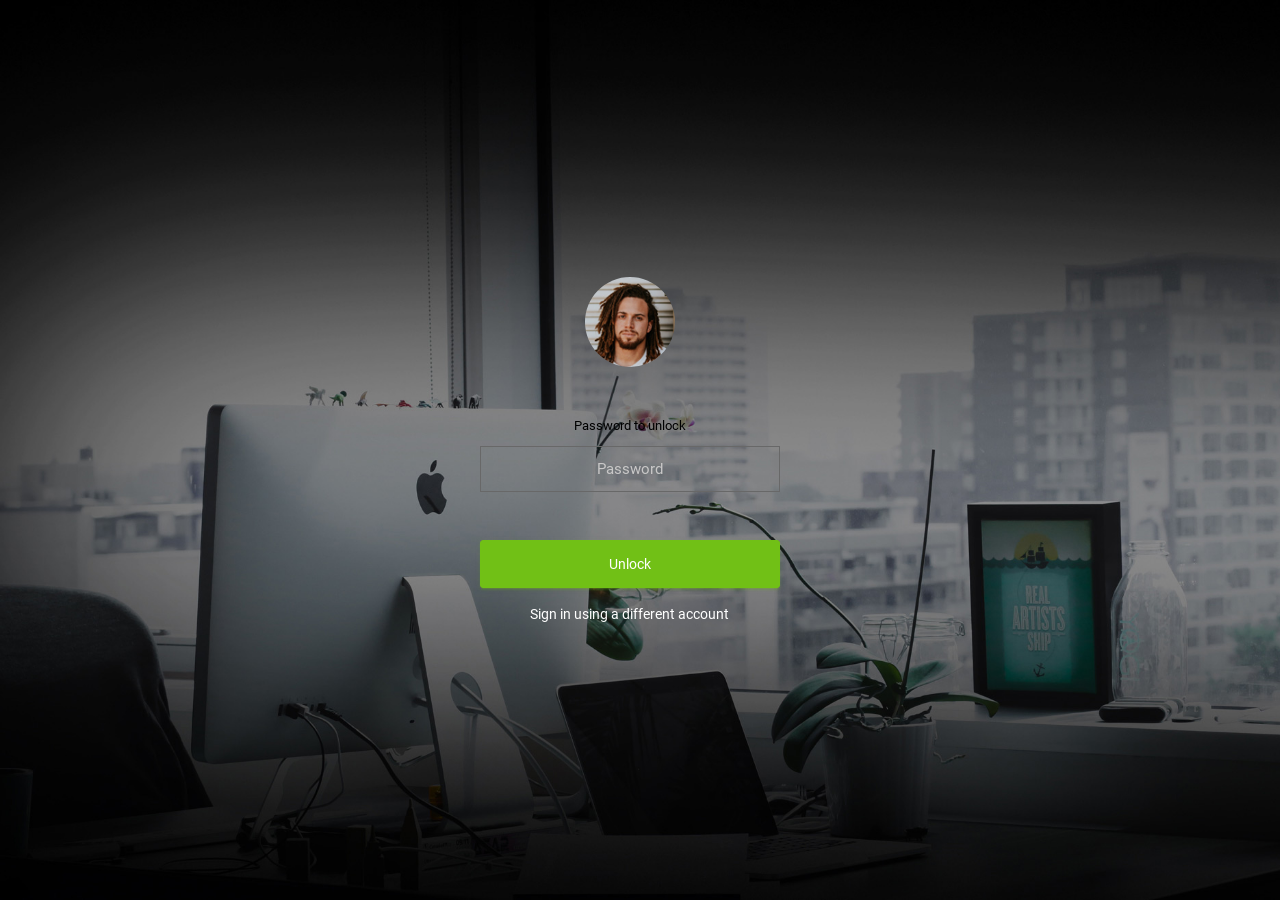
<file: OganiMasterMVC/wwwroot/Admin/pages/samples/lock-screen.html>
<!DOCTYPE html>
<html lang="en">

<head>
  <!-- Required meta tags -->
  <meta charset="utf-8">
  <meta name="viewport" content="width=device-width, initial-scale=1, shrink-to-fit=no">
  <title>Majestic Admin</title>
  <!-- plugins:css -->
  <link rel="stylesheet" href="../../vendors/mdi/css/materialdesignicons.min.css">
  <link rel="stylesheet" href="../../vendors/base/vendor.bundle.base.css">
  <!-- endinject -->
  <!-- plugin css for this page -->
  <!-- End plugin css for this page -->
  <!-- inject:css -->
  <link rel="stylesheet" href="../../css/style.css">
  <!-- endinject -->
  <link rel="shortcut icon" href="../../images/favicon.png" />
</head>

<body>
  <div class="container-scroller">
    <div class="container-fluid page-body-wrapper full-page-wrapper">
      <div class="content-wrapper d-flex align-items-center auth lock-full-bg">
        <div class="row w-100">
          <div class="col-lg-4 mx-auto">
            <div class="auth-form-transparent text-left p-5 text-center">
              <img src="../../images/faces/face13.jpg" class="lock-profile-img" alt="img">
              <form class="pt-5">
                <div class="form-group">
                  <label for="examplePassword1">Password to unlock</label>
                  <input type="password" class="form-control text-center" id="examplePassword1" placeholder="Password">
                </div>
                <div class="mt-5">
                  <a class="btn btn-block btn-success btn-lg font-weight-medium" href="../../index.html">Unlock</a>
                </div>
                <div class="mt-3 text-center">
                  <a href="#" class="auth-link text-white">Sign in using a different account</a>
                </div>
              </form>
            </div>
          </div>
        </div>
      </div>
      <!-- content-wrapper ends -->
    </div>
    <!-- page-body-wrapper ends -->
  </div>
  <!-- container-scroller -->
  <!-- plugins:js -->
  <script src="../../vendors/base/vendor.bundle.base.js"></script>
  <!-- endinject -->
  <!-- inject:js -->
  <script src="../../js/off-canvas.js"></script>
  <script src="../../js/hoverable-collapse.js"></script>
  <script src="../../js/template.js"></script>
  <!-- endinject -->
</body>

</html>
</file>
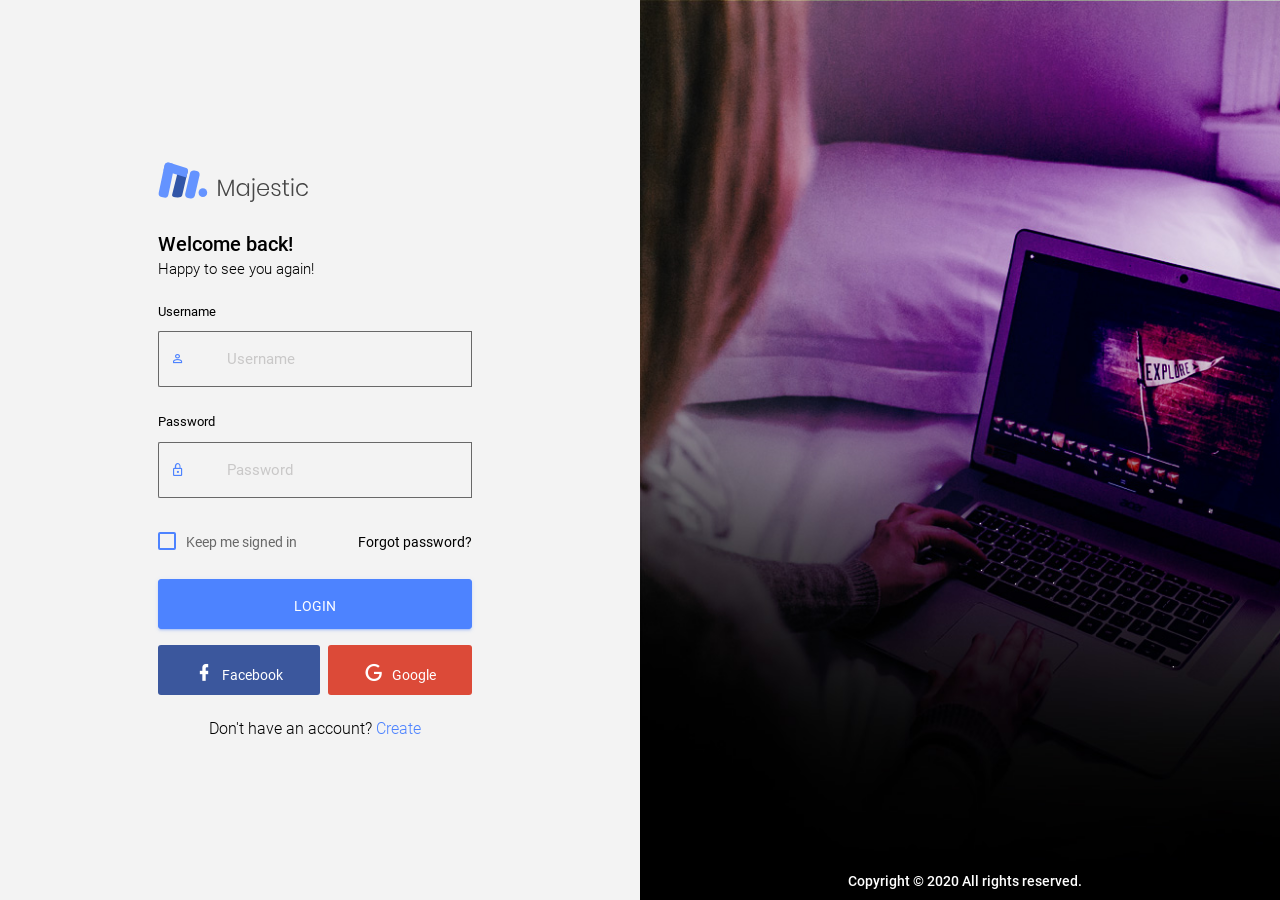
<file: OganiMasterMVC/wwwroot/Admin/pages/samples/login-2.html>
<!DOCTYPE html>
<html lang="en">

<head>
  <!-- Required meta tags -->
  <meta charset="utf-8">
  <meta name="viewport" content="width=device-width, initial-scale=1, shrink-to-fit=no">
  <title>Majestic Admin</title>
  <!-- plugins:css -->
  <link rel="stylesheet" href="../../vendors/mdi/css/materialdesignicons.min.css">
  <link rel="stylesheet" href="../../vendors/base/vendor.bundle.base.css">
  <!-- endinject -->
  <!-- plugin css for this page -->
  <!-- End plugin css for this page -->
  <!-- inject:css -->
  <link rel="stylesheet" href="../../css/style.css">
  <!-- endinject -->
  <link rel="shortcut icon" href="../../images/favicon.png" />
</head>

<body>
  <div class="container-scroller">
    <div class="container-fluid page-body-wrapper full-page-wrapper">
      <div class="content-wrapper d-flex align-items-stretch auth auth-img-bg">
        <div class="row flex-grow">
          <div class="col-lg-6 d-flex align-items-center justify-content-center">
            <div class="auth-form-transparent text-left p-3">
              <div class="brand-logo">
                <img src="../../images/logo.svg" alt="logo">
              </div>
              <h4>Welcome back!</h4>
              <h6 class="font-weight-light">Happy to see you again!</h6>
              <form class="pt-3">
                <div class="form-group">
                  <label for="exampleInputEmail">Username</label>
                  <div class="input-group">
                    <div class="input-group-prepend bg-transparent">
                      <span class="input-group-text bg-transparent border-right-0">
                        <i class="mdi mdi-account-outline text-primary"></i>
                      </span>
                    </div>
                    <input type="text" class="form-control form-control-lg border-left-0" id="exampleInputEmail" placeholder="Username">
                  </div>
                </div>
                <div class="form-group">
                  <label for="exampleInputPassword">Password</label>
                  <div class="input-group">
                    <div class="input-group-prepend bg-transparent">
                      <span class="input-group-text bg-transparent border-right-0">
                        <i class="mdi mdi-lock-outline text-primary"></i>
                      </span>
                    </div>
                    <input type="password" class="form-control form-control-lg border-left-0" id="exampleInputPassword" placeholder="Password">                        
                  </div>
                </div>
                <div class="my-2 d-flex justify-content-between align-items-center">
                  <div class="form-check">
                    <label class="form-check-label text-muted">
                      <input type="checkbox" class="form-check-input">
                      Keep me signed in
                    </label>
                  </div>
                  <a href="#" class="auth-link text-black">Forgot password?</a>
                </div>
                <div class="my-3">
                  <a class="btn btn-block btn-primary btn-lg font-weight-medium auth-form-btn" href="../../index.html">LOGIN</a>
                </div>
                <div class="mb-2 d-flex">
                  <button type="button" class="btn btn-facebook auth-form-btn flex-grow mr-1">
                    <i class="mdi mdi-facebook mr-2"></i>Facebook
                  </button>
                  <button type="button" class="btn btn-google auth-form-btn flex-grow ml-1">
                    <i class="mdi mdi-google mr-2"></i>Google
                  </button>
                </div>
                <div class="text-center mt-4 font-weight-light">
                  Don't have an account? <a href="register-2.html" class="text-primary">Create</a>
                </div>
              </form>
            </div>
          </div>
          <div class="col-lg-6 login-half-bg d-flex flex-row">
            <p class="text-white font-weight-medium text-center flex-grow align-self-end">Copyright &copy; 2020  All rights reserved.</p>
          </div>
        </div>
      </div>
      <!-- content-wrapper ends -->
    </div>
    <!-- page-body-wrapper ends -->
  </div>
  <!-- container-scroller -->
  <!-- plugins:js -->
  <script src="../../vendors/base/vendor.bundle.base.js"></script>
  <!-- endinject -->
  <!-- inject:js -->
  <script src="../../js/off-canvas.js"></script>
  <script src="../../js/hoverable-collapse.js"></script>
  <script src="../../js/template.js"></script>
  <!-- endinject -->
</body>

</html>
</file>
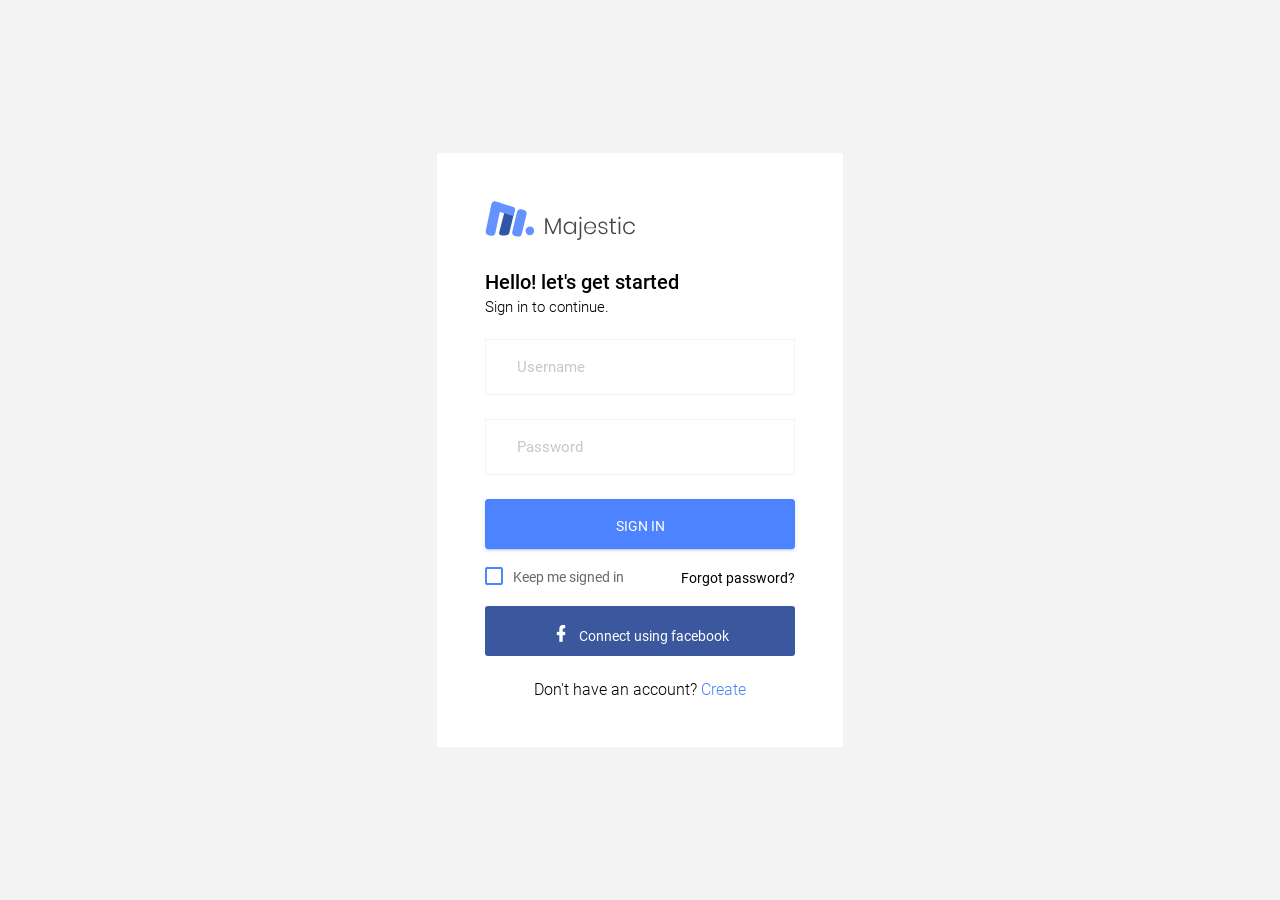
<file: OganiMasterMVC/wwwroot/Admin/pages/samples/login.html>
<!DOCTYPE html>
<html lang="en">

<head>
  <!-- Required meta tags -->
  <meta charset="utf-8">
  <meta name="viewport" content="width=device-width, initial-scale=1, shrink-to-fit=no">
  <title>Majestic Admin</title>
  <!-- plugins:css -->
  <link rel="stylesheet" href="../../vendors/mdi/css/materialdesignicons.min.css">
  <link rel="stylesheet" href="../../vendors/base/vendor.bundle.base.css">
  <!-- endinject -->
  <!-- plugin css for this page -->
  <!-- End plugin css for this page -->
  <!-- inject:css -->
  <link rel="stylesheet" href="../../css/style.css">
  <!-- endinject -->
  <link rel="shortcut icon" href="../../images/favicon.png" />
</head>

<body>
  <div class="container-scroller">
    <div class="container-fluid page-body-wrapper full-page-wrapper">
      <div class="content-wrapper d-flex align-items-center auth px-0">
        <div class="row w-100 mx-0">
          <div class="col-lg-4 mx-auto">
            <div class="auth-form-light text-left py-5 px-4 px-sm-5">
              <div class="brand-logo">
                <img src="../../images/logo.svg" alt="logo">
              </div>
              <h4>Hello! let's get started</h4>
              <h6 class="font-weight-light">Sign in to continue.</h6>
              <form class="pt-3">
                <div class="form-group">
                  <input type="email" class="form-control form-control-lg" id="exampleInputEmail1" placeholder="Username">
                </div>
                <div class="form-group">
                  <input type="password" class="form-control form-control-lg" id="exampleInputPassword1" placeholder="Password">
                </div>
                <div class="mt-3">
                  <a class="btn btn-block btn-primary btn-lg font-weight-medium auth-form-btn" href="../../index.html">SIGN IN</a>
                </div>
                <div class="my-2 d-flex justify-content-between align-items-center">
                  <div class="form-check">
                    <label class="form-check-label text-muted">
                      <input type="checkbox" class="form-check-input">
                      Keep me signed in
                    </label>
                  </div>
                  <a href="#" class="auth-link text-black">Forgot password?</a>
                </div>
                <div class="mb-2">
                  <button type="button" class="btn btn-block btn-facebook auth-form-btn">
                    <i class="mdi mdi-facebook mr-2"></i>Connect using facebook
                  </button>
                </div>
                <div class="text-center mt-4 font-weight-light">
                  Don't have an account? <a href="register.html" class="text-primary">Create</a>
                </div>
              </form>
            </div>
          </div>
        </div>
      </div>
      <!-- content-wrapper ends -->
    </div>
    <!-- page-body-wrapper ends -->
  </div>
  <!-- container-scroller -->
  <!-- plugins:js -->
  <script src="../../vendors/base/vendor.bundle.base.js"></script>
  <!-- endinject -->
  <!-- inject:js -->
  <script src="../../js/off-canvas.js"></script>
  <script src="../../js/hoverable-collapse.js"></script>
  <script src="../../js/template.js"></script>
  <!-- endinject -->
</body>

</html>
</file>
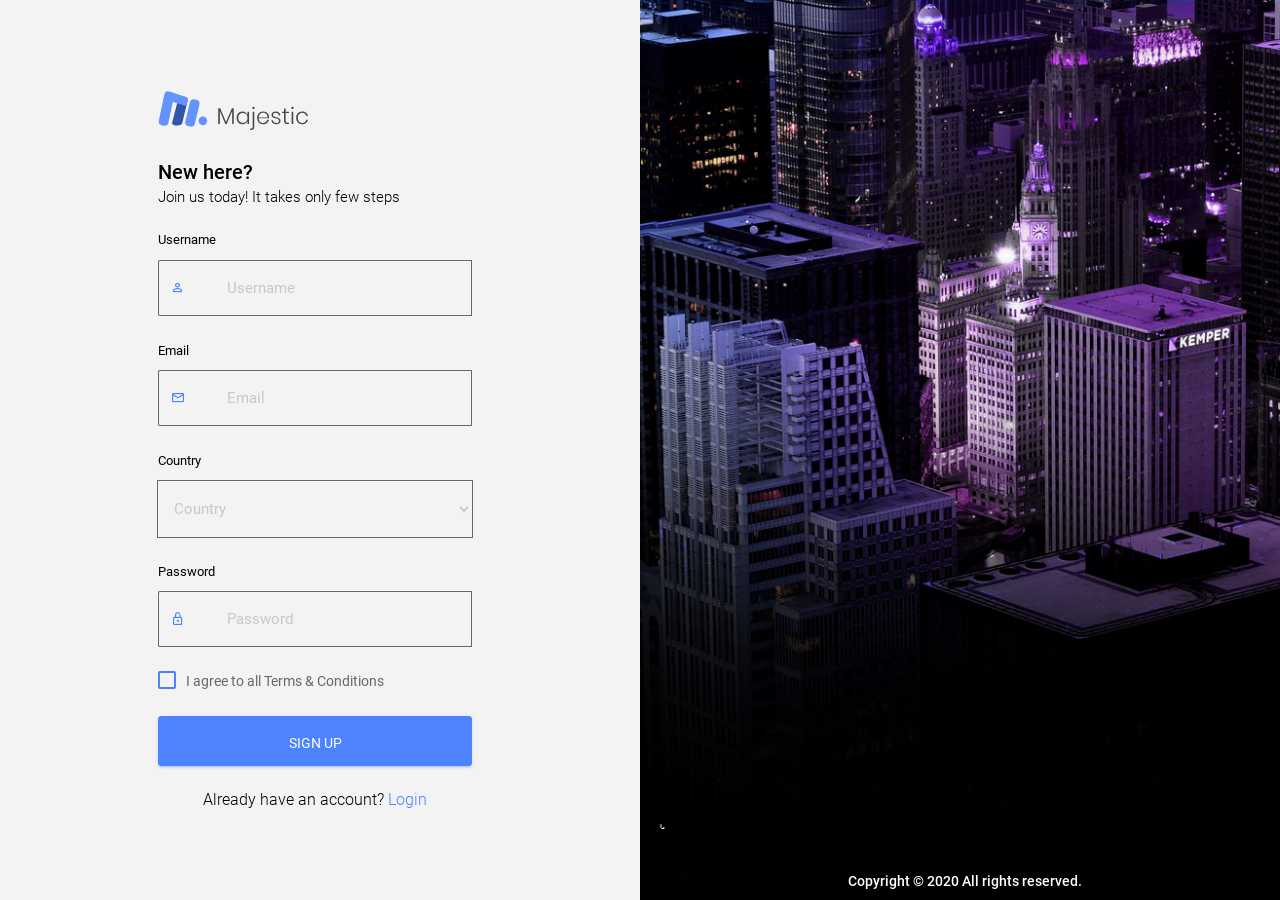
<file: OganiMasterMVC/wwwroot/Admin/pages/samples/register-2.html>
<!DOCTYPE html>
<html lang="en">

<head>
  <!-- Required meta tags -->
  <meta charset="utf-8">
  <meta name="viewport" content="width=device-width, initial-scale=1, shrink-to-fit=no">
  <title>Majestic Admin</title>
  <!-- plugins:css -->
  <link rel="stylesheet" href="../../vendors/mdi/css/materialdesignicons.min.css">
  <link rel="stylesheet" href="../../vendors/base/vendor.bundle.base.css">
  <!-- endinject -->
  <!-- plugin css for this page -->
  <!-- End plugin css for this page -->
  <!-- inject:css -->
  <link rel="stylesheet" href="../../css/style.css">
  <!-- endinject -->
  <link rel="shortcut icon" href="../../images/favicon.png" />
</head>

<body>
  <div class="container-scroller">
    <div class="container-fluid page-body-wrapper full-page-wrapper">
      <div class="content-wrapper d-flex align-items-stretch auth auth-img-bg">
        <div class="row flex-grow">
          <div class="col-lg-6 d-flex align-items-center justify-content-center">
            <div class="auth-form-transparent text-left p-3">
              <div class="brand-logo">
                <img src="../../images/logo.svg" alt="logo">
              </div>
              <h4>New here?</h4>
              <h6 class="font-weight-light">Join us today! It takes only few steps</h6>
              <form class="pt-3">
                <div class="form-group">
                  <label>Username</label>
                  <div class="input-group">
                    <div class="input-group-prepend bg-transparent">
                      <span class="input-group-text bg-transparent border-right-0">
                        <i class="mdi mdi-account-outline text-primary"></i>
                      </span>
                    </div>
                    <input type="text" class="form-control form-control-lg border-left-0" placeholder="Username">
                  </div>
                </div>
                <div class="form-group">
                  <label>Email</label>
                  <div class="input-group">
                    <div class="input-group-prepend bg-transparent">
                      <span class="input-group-text bg-transparent border-right-0">
                        <i class="mdi mdi-email-outline text-primary"></i>
                      </span>
                    </div>
                    <input type="email" class="form-control form-control-lg border-left-0" placeholder="Email">
                  </div>
                </div>
                <div class="form-group">
                  <label>Country</label>
                  <select class="form-control form-control-lg" id="exampleFormControlSelect2">
                    <option>Country</option>
                    <option>United States of America</option>
                    <option>United Kingdom</option>
                    <option>India</option>
                    <option>Germany</option>
                    <option>Argentina</option>
                  </select>
                </div>
                <div class="form-group">
                  <label>Password</label>
                  <div class="input-group">
                    <div class="input-group-prepend bg-transparent">
                      <span class="input-group-text bg-transparent border-right-0">
                        <i class="mdi mdi-lock-outline text-primary"></i>
                      </span>
                    </div>
                    <input type="password" class="form-control form-control-lg border-left-0" id="exampleInputPassword" placeholder="Password">                        
                  </div>
                </div>
                <div class="mb-4">
                  <div class="form-check">
                    <label class="form-check-label text-muted">
                      <input type="checkbox" class="form-check-input">
                      I agree to all Terms & Conditions
                    </label>
                  </div>
                </div>
                <div class="mt-3">
                  <a class="btn btn-block btn-primary btn-lg font-weight-medium auth-form-btn" href="../../index.html">SIGN UP</a>
                </div>
                <div class="text-center mt-4 font-weight-light">
                  Already have an account? <a href="login.html" class="text-primary">Login</a>
                </div>
              </form>
            </div>
          </div>
          <div class="col-lg-6 register-half-bg d-flex flex-row">
            <p class="text-white font-weight-medium text-center flex-grow align-self-end">Copyright &copy; 2020  All rights reserved.</p>
          </div>
        </div>
      </div>
      <!-- content-wrapper ends -->
    </div>
    <!-- page-body-wrapper ends -->
  </div>
  <!-- container-scroller -->
  <!-- plugins:js -->
  <script src="../../vendors/base/vendor.bundle.base.js"></script>
  <!-- endinject -->
  <!-- inject:js -->
  <script src="../../js/off-canvas.js"></script>
  <script src="../../js/hoverable-collapse.js"></script>
  <script src="../../js/template.js"></script>
  <!-- endinject -->
</body>

</html>
</file>
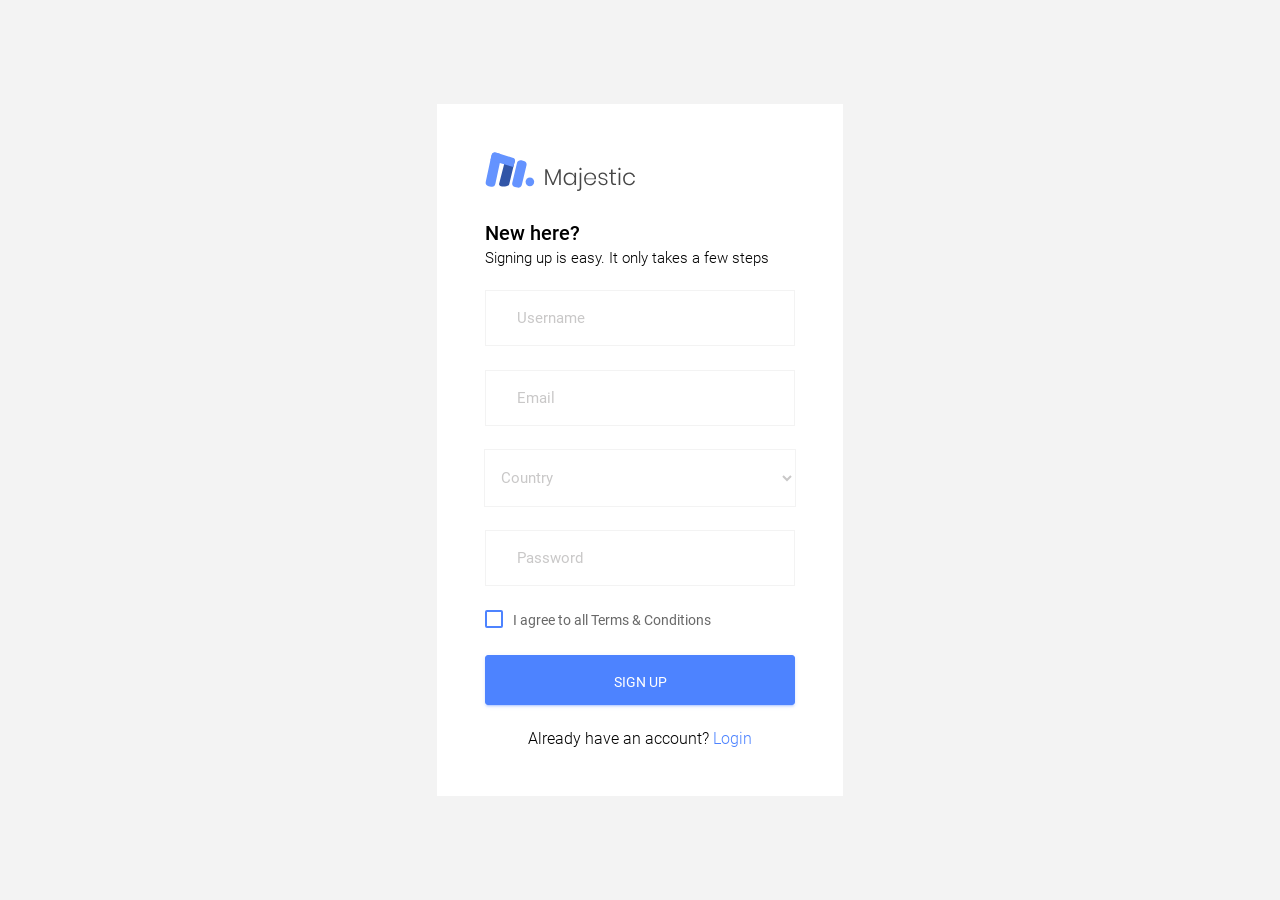
<file: OganiMasterMVC/wwwroot/Admin/pages/samples/register.html>
<!DOCTYPE html>
<html lang="en">

<head>
  <!-- Required meta tags -->
  <meta charset="utf-8">
  <meta name="viewport" content="width=device-width, initial-scale=1, shrink-to-fit=no">
  <title>Majestic Admin</title>
  <!-- plugins:css -->
  <link rel="stylesheet" href="../../vendors/mdi/css/materialdesignicons.min.css">
  <link rel="stylesheet" href="../../vendors/base/vendor.bundle.base.css">
  <!-- endinject -->
  <!-- plugin css for this page -->
  <!-- End plugin css for this page -->
  <!-- inject:css -->
  <link rel="stylesheet" href="../../css/style.css">
  <!-- endinject -->
  <link rel="shortcut icon" href="../../images/favicon.png" />
</head>

<body>
  <div class="container-scroller">
    <div class="container-fluid page-body-wrapper full-page-wrapper">
      <div class="content-wrapper d-flex align-items-center auth px-0">
        <div class="row w-100 mx-0">
          <div class="col-lg-4 mx-auto">
            <div class="auth-form-light text-left py-5 px-4 px-sm-5">
              <div class="brand-logo">
                <img src="../../images/logo.svg" alt="logo">
              </div>
              <h4>New here?</h4>
              <h6 class="font-weight-light">Signing up is easy. It only takes a few steps</h6>
              <form class="pt-3">
                <div class="form-group">
                  <input type="text" class="form-control form-control-lg" id="exampleInputUsername1" placeholder="Username">
                </div>
                <div class="form-group">
                  <input type="email" class="form-control form-control-lg" id="exampleInputEmail1" placeholder="Email">
                </div>
                <div class="form-group">
                  <select class="form-control form-control-lg" id="exampleFormControlSelect2">
                    <option>Country</option>
                    <option>United States of America</option>
                    <option>United Kingdom</option>
                    <option>India</option>
                    <option>Germany</option>
                    <option>Argentina</option>
                  </select>
                </div>
                <div class="form-group">
                  <input type="password" class="form-control form-control-lg" id="exampleInputPassword1" placeholder="Password">
                </div>
                <div class="mb-4">
                  <div class="form-check">
                    <label class="form-check-label text-muted">
                      <input type="checkbox" class="form-check-input">
                      I agree to all Terms & Conditions
                    </label>
                  </div>
                </div>
                <div class="mt-3">
                  <a class="btn btn-block btn-primary btn-lg font-weight-medium auth-form-btn" href="../../index.html">SIGN UP</a>
                </div>
                <div class="text-center mt-4 font-weight-light">
                  Already have an account? <a href="login.html" class="text-primary">Login</a>
                </div>
              </form>
            </div>
          </div>
        </div>
      </div>
      <!-- content-wrapper ends -->
    </div>
    <!-- page-body-wrapper ends -->
  </div>
  <!-- container-scroller -->
  <!-- plugins:js -->
  <script src="../../vendors/base/vendor.bundle.base.js"></script>
  <!-- endinject -->
  <!-- inject:js -->
  <script src="../../js/off-canvas.js"></script>
  <script src="../../js/hoverable-collapse.js"></script>
  <script src="../../js/template.js"></script>
  <!-- endinject -->
</body>

</html>
</file>
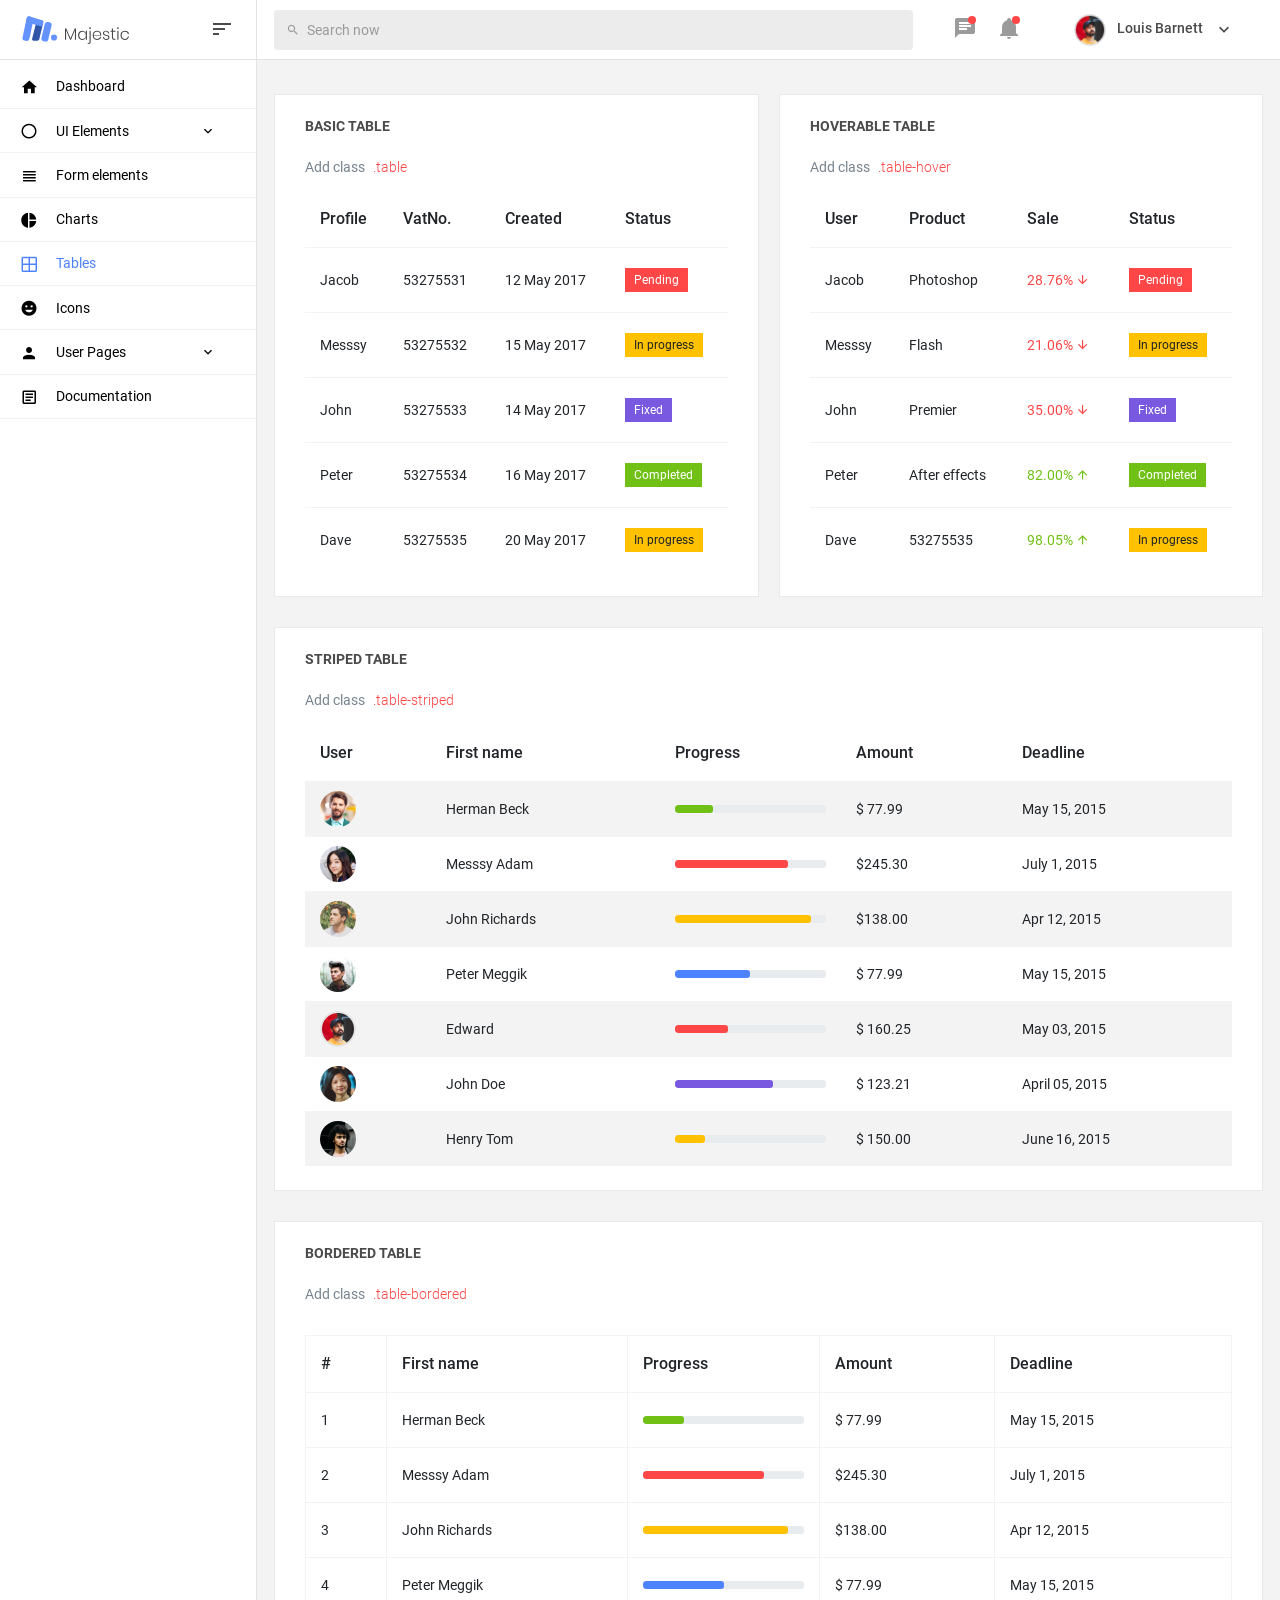
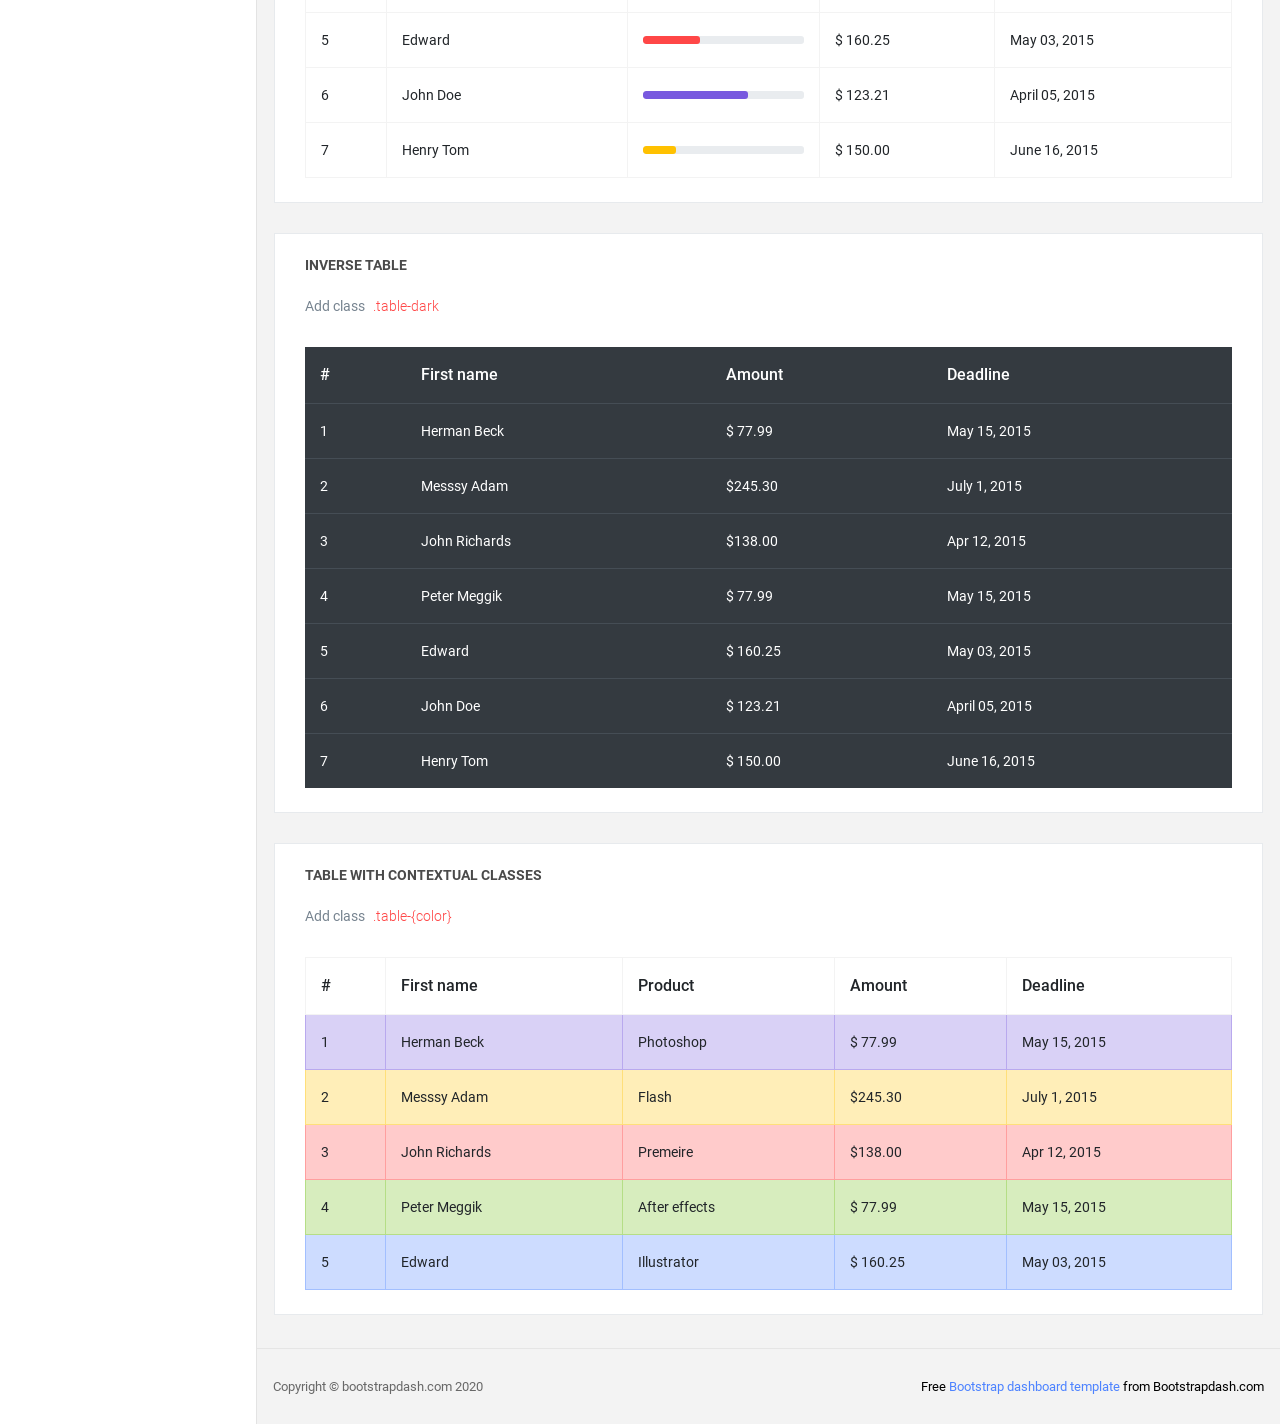
<file: OganiMasterMVC/wwwroot/Admin/pages/tables/basic-table.html>
<!DOCTYPE html>
<html lang="en">

<head>
  <!-- Required meta tags -->
  <meta charset="utf-8">
  <meta name="viewport" content="width=device-width, initial-scale=1, shrink-to-fit=no">
  <title>Majestic Admin</title>
  <!-- plugins:css -->
  <link rel="stylesheet" href="../../vendors/mdi/css/materialdesignicons.min.css">
  <link rel="stylesheet" href="../../vendors/base/vendor.bundle.base.css">
  <!-- endinject -->
  <!-- inject:css -->
  <link rel="stylesheet" href="../../css/style.css">
  <!-- endinject -->
  <link rel="shortcut icon" href="../../images/favicon.png" />
</head>

<body>
  <div class="container-scroller">
    <!-- partial:../../partials/_navbar.html -->
    <nav class="navbar col-lg-12 col-12 p-0 fixed-top d-flex flex-row">
      <div class="navbar-brand-wrapper d-flex justify-content-center">
        <div class="navbar-brand-inner-wrapper d-flex justify-content-between align-items-center w-100">  
          <a class="navbar-brand brand-logo" href="../../index.html"><img src="../../images/logo.svg" alt="logo"/></a>
          <a class="navbar-brand brand-logo-mini" href="../../index.html"><img src="../../images/logo-mini.svg" alt="logo"/></a>
          <button class="navbar-toggler navbar-toggler align-self-center" type="button" data-toggle="minimize">
            <span class="mdi mdi-sort-variant"></span>
          </button>
        </div>  
      </div>
      <div class="navbar-menu-wrapper d-flex align-items-center justify-content-end">
        <ul class="navbar-nav mr-lg-4 w-100">
          <li class="nav-item nav-search d-none d-lg-block w-100">
            <div class="input-group">
              <div class="input-group-prepend">
                <span class="input-group-text" id="search">
                  <i class="mdi mdi-magnify"></i>
                </span>
              </div>
              <input type="text" class="form-control" placeholder="Search now" aria-label="search" aria-describedby="search">
            </div>
          </li>
        </ul>
        <ul class="navbar-nav navbar-nav-right">
          <li class="nav-item dropdown mr-1">
            <a class="nav-link count-indicator dropdown-toggle d-flex justify-content-center align-items-center" id="messageDropdown" href="#" data-toggle="dropdown">
              <i class="mdi mdi-message-text mx-0"></i>
              <span class="count"></span>
            </a>
            <div class="dropdown-menu dropdown-menu-right navbar-dropdown" aria-labelledby="messageDropdown">
              <p class="mb-0 font-weight-normal float-left dropdown-header">Messages</p>
              <a class="dropdown-item">
                <div class="item-thumbnail">
                    <img src="../../images/faces/face4.jpg" alt="image" class="profile-pic">
                </div>
                <div class="item-content flex-grow">
                  <h6 class="ellipsis font-weight-normal">David Grey
                  </h6>
                  <p class="font-weight-light small-text text-muted mb-0">
                    The meeting is cancelled
                  </p>
                </div>
              </a>
              <a class="dropdown-item">
                <div class="item-thumbnail">
                    <img src="../../images/faces/face2.jpg" alt="image" class="profile-pic">
                </div>
                <div class="item-content flex-grow">
                  <h6 class="ellipsis font-weight-normal">Tim Cook
                  </h6>
                  <p class="font-weight-light small-text text-muted mb-0">
                    New product launch
                  </p>
                </div>
              </a>
              <a class="dropdown-item">
                <div class="item-thumbnail">
                    <img src="../../images/faces/face3.jpg" alt="image" class="profile-pic">
                </div>
                <div class="item-content flex-grow">
                  <h6 class="ellipsis font-weight-normal"> Johnson
                  </h6>
                  <p class="font-weight-light small-text text-muted mb-0">
                    Upcoming board meeting
                  </p>
                </div>
              </a>
            </div>
          </li>
          <li class="nav-item dropdown mr-4">
            <a class="nav-link count-indicator dropdown-toggle d-flex align-items-center justify-content-center notification-dropdown" id="notificationDropdown" href="#" data-toggle="dropdown">
              <i class="mdi mdi-bell mx-0"></i>
              <span class="count"></span>
            </a>
            <div class="dropdown-menu dropdown-menu-right navbar-dropdown" aria-labelledby="notificationDropdown">
              <p class="mb-0 font-weight-normal float-left dropdown-header">Notifications</p>
              <a class="dropdown-item">
                <div class="item-thumbnail">
                  <div class="item-icon bg-success">
                    <i class="mdi mdi-information mx-0"></i>
                  </div>
                </div>
                <div class="item-content">
                  <h6 class="font-weight-normal">Application Error</h6>
                  <p class="font-weight-light small-text mb-0 text-muted">
                    Just now
                  </p>
                </div>
              </a>
              <a class="dropdown-item">
                <div class="item-thumbnail">
                  <div class="item-icon bg-warning">
                    <i class="mdi mdi-settings mx-0"></i>
                  </div>
                </div>
                <div class="item-content">
                  <h6 class="font-weight-normal">Settings</h6>
                  <p class="font-weight-light small-text mb-0 text-muted">
                    Private message
                  </p>
                </div>
              </a>
              <a class="dropdown-item">
                <div class="item-thumbnail">
                  <div class="item-icon bg-info">
                    <i class="mdi mdi-account-box mx-0"></i>
                  </div>
                </div>
                <div class="item-content">
                  <h6 class="font-weight-normal">New user registration</h6>
                  <p class="font-weight-light small-text mb-0 text-muted">
                    2 days ago
                  </p>
                </div>
              </a>
            </div>
          </li>
          <li class="nav-item nav-profile dropdown">
            <a class="nav-link dropdown-toggle" href="#" data-toggle="dropdown" id="profileDropdown">
              <img src="../../images/faces/face5.jpg" alt="profile"/>
              <span class="nav-profile-name">Louis Barnett</span>
            </a>
            <div class="dropdown-menu dropdown-menu-right navbar-dropdown" aria-labelledby="profileDropdown">
              <a class="dropdown-item">
                <i class="mdi mdi-settings text-primary"></i>
                Settings
              </a>
              <a class="dropdown-item">
                <i class="mdi mdi-logout text-primary"></i>
                Logout
              </a>
            </div>
          </li>
        </ul>
        <button class="navbar-toggler navbar-toggler-right d-lg-none align-self-center" type="button" data-toggle="offcanvas">
          <span class="mdi mdi-menu"></span>
        </button>
      </div>
    </nav>
    <!-- partial -->
    <div class="container-fluid page-body-wrapper">
      <!-- partial:../../partials/_sidebar.html -->
      <nav class="sidebar sidebar-offcanvas" id="sidebar">
        <ul class="nav">
          <li class="nav-item">
            <a class="nav-link" href="../../index.html">
              <i class="mdi mdi-home menu-icon"></i>
              <span class="menu-title">Dashboard</span>
            </a>
          </li>
          <li class="nav-item">
            <a class="nav-link" data-toggle="collapse" href="#ui-basic" aria-expanded="false" aria-controls="ui-basic">
              <i class="mdi mdi-circle-outline menu-icon"></i>
              <span class="menu-title">UI Elements</span>
              <i class="menu-arrow"></i>
            </a>
            <div class="collapse" id="ui-basic">
              <ul class="nav flex-column sub-menu">
                <li class="nav-item"> <a class="nav-link" href="../../pages/ui-features/buttons.html">Buttons</a></li>
                <li class="nav-item"> <a class="nav-link" href="../../pages/ui-features/typography.html">Typography</a></li>
              </ul>
            </div>
          </li>
          <li class="nav-item">
            <a class="nav-link" href="../../pages/forms/basic_elements.html">
              <i class="mdi mdi-view-headline menu-icon"></i>
              <span class="menu-title">Form elements</span>
            </a>
          </li>
          <li class="nav-item">
            <a class="nav-link" href="../../pages/charts/chartjs.html">
              <i class="mdi mdi-chart-pie menu-icon"></i>
              <span class="menu-title">Charts</span>
            </a>
          </li>
          <li class="nav-item">
            <a class="nav-link" href="../../pages/tables/basic-table.html">
              <i class="mdi mdi-grid-large menu-icon"></i>
              <span class="menu-title">Tables</span>
            </a>
          </li>
          <li class="nav-item">
            <a class="nav-link" href="../../pages/icons/mdi.html">
              <i class="mdi mdi-emoticon menu-icon"></i>
              <span class="menu-title">Icons</span>
            </a>
          </li>
          <li class="nav-item">
            <a class="nav-link" data-toggle="collapse" href="#auth" aria-expanded="false" aria-controls="auth">
              <i class="mdi mdi-account menu-icon"></i>
              <span class="menu-title">User Pages</span>
              <i class="menu-arrow"></i>
            </a>
            <div class="collapse" id="auth">
              <ul class="nav flex-column sub-menu">
                <li class="nav-item"> <a class="nav-link" href="../../pages/samples/login.html"> Login </a></li>
                <li class="nav-item"> <a class="nav-link" href="../../pages/samples/login-2.html"> Login 2 </a></li>
                <li class="nav-item"> <a class="nav-link" href="../../pages/samples/register.html"> Register </a></li>
                <li class="nav-item"> <a class="nav-link" href="../../pages/samples/register-2.html"> Register 2 </a></li>
                <li class="nav-item"> <a class="nav-link" href="../../pages/samples/lock-screen.html"> Lockscreen </a></li>
              </ul>
            </div>
          </li>
          <li class="nav-item">
            <a class="nav-link" href="../../documentation/documentation.html">
              <i class="mdi mdi-file-document-box-outline menu-icon"></i>
              <span class="menu-title">Documentation</span>
            </a>
          </li>
        </ul>
      </nav>
      <!-- partial -->
      <div class="main-panel">
        <div class="content-wrapper">
          <div class="row">
            <div class="col-lg-6 grid-margin stretch-card">
              <div class="card">
                <div class="card-body">
                  <h4 class="card-title">Basic Table</h4>
                  <p class="card-description">
                    Add class <code>.table</code>
                  </p>
                  <div class="table-responsive">
                    <table class="table">
                      <thead>
                        <tr>
                          <th>Profile</th>
                          <th>VatNo.</th>
                          <th>Created</th>
                          <th>Status</th>
                        </tr>
                      </thead>
                      <tbody>
                        <tr>
                          <td>Jacob</td>
                          <td>53275531</td>
                          <td>12 May 2017</td>
                          <td><label class="badge badge-danger">Pending</label></td>
                        </tr>
                        <tr>
                          <td>Messsy</td>
                          <td>53275532</td>
                          <td>15 May 2017</td>
                          <td><label class="badge badge-warning">In progress</label></td>
                        </tr>
                        <tr>
                          <td>John</td>
                          <td>53275533</td>
                          <td>14 May 2017</td>
                          <td><label class="badge badge-info">Fixed</label></td>
                        </tr>
                        <tr>
                          <td>Peter</td>
                          <td>53275534</td>
                          <td>16 May 2017</td>
                          <td><label class="badge badge-success">Completed</label></td>
                        </tr>
                        <tr>
                          <td>Dave</td>
                          <td>53275535</td>
                          <td>20 May 2017</td>
                          <td><label class="badge badge-warning">In progress</label></td>
                        </tr>
                      </tbody>
                    </table>
                  </div>
                </div>
              </div>
            </div>
            <div class="col-lg-6 grid-margin stretch-card">
              <div class="card">
                <div class="card-body">
                  <h4 class="card-title">Hoverable Table</h4>
                  <p class="card-description">
                    Add class <code>.table-hover</code>
                  </p>
                  <div class="table-responsive">
                    <table class="table table-hover">
                      <thead>
                        <tr>
                          <th>User</th>
                          <th>Product</th>
                          <th>Sale</th>
                          <th>Status</th>
                        </tr>
                      </thead>
                      <tbody>
                        <tr>
                          <td>Jacob</td>
                          <td>Photoshop</td>
                          <td class="text-danger"> 28.76% <i class="mdi mdi-arrow-down"></i></td>
                          <td><label class="badge badge-danger">Pending</label></td>
                        </tr>
                        <tr>
                          <td>Messsy</td>
                          <td>Flash</td>
                          <td class="text-danger"> 21.06% <i class="mdi mdi-arrow-down"></i></td>
                          <td><label class="badge badge-warning">In progress</label></td>
                        </tr>
                        <tr>
                          <td>John</td>
                          <td>Premier</td>
                          <td class="text-danger"> 35.00% <i class="mdi mdi-arrow-down"></i></td>
                          <td><label class="badge badge-info">Fixed</label></td>
                        </tr>
                        <tr>
                          <td>Peter</td>
                          <td>After effects</td>
                          <td class="text-success"> 82.00% <i class="mdi mdi-arrow-up"></i></td>
                          <td><label class="badge badge-success">Completed</label></td>
                        </tr>
                        <tr>
                          <td>Dave</td>
                          <td>53275535</td>
                          <td class="text-success"> 98.05% <i class="mdi mdi-arrow-up"></i></td>
                          <td><label class="badge badge-warning">In progress</label></td>
                        </tr>
                      </tbody>
                    </table>
                  </div>
                </div>
              </div>
            </div>
            <div class="col-lg-12 grid-margin stretch-card">
              <div class="card">
                <div class="card-body">
                  <h4 class="card-title">Striped Table</h4>
                  <p class="card-description">
                    Add class <code>.table-striped</code>
                  </p>
                  <div class="table-responsive">
                    <table class="table table-striped">
                      <thead>
                        <tr>
                          <th>
                            User
                          </th>
                          <th>
                            First name
                          </th>
                          <th>
                            Progress
                          </th>
                          <th>
                            Amount
                          </th>
                          <th>
                            Deadline
                          </th>
                        </tr>
                      </thead>
                      <tbody>
                        <tr>
                          <td class="py-1">
                            <img src="../../images/faces/face1.jpg" alt="image"/>
                          </td>
                          <td>
                            Herman Beck
                          </td>
                          <td>
                            <div class="progress">
                              <div class="progress-bar bg-success" role="progressbar" style="width: 25%" aria-valuenow="25" aria-valuemin="0" aria-valuemax="100"></div>
                            </div>
                          </td>
                          <td>
                            $ 77.99
                          </td>
                          <td>
                            May 15, 2015
                          </td>
                        </tr>
                        <tr>
                          <td class="py-1">
                            <img src="../../images/faces/face2.jpg" alt="image"/>
                          </td>
                          <td>
                            Messsy Adam
                          </td>
                          <td>
                            <div class="progress">
                              <div class="progress-bar bg-danger" role="progressbar" style="width: 75%" aria-valuenow="75" aria-valuemin="0" aria-valuemax="100"></div>
                            </div>
                          </td>
                          <td>
                            $245.30
                          </td>
                          <td>
                            July 1, 2015
                          </td>
                        </tr>
                        <tr>
                          <td class="py-1">
                            <img src="../../images/faces/face3.jpg" alt="image"/>
                          </td>
                          <td>
                            John Richards
                          </td>
                          <td>
                            <div class="progress">
                              <div class="progress-bar bg-warning" role="progressbar" style="width: 90%" aria-valuenow="90" aria-valuemin="0" aria-valuemax="100"></div>
                            </div>
                          </td>
                          <td>
                            $138.00
                          </td>
                          <td>
                            Apr 12, 2015
                          </td>
                        </tr>
                        <tr>
                          <td class="py-1">
                            <img src="../../images/faces/face4.jpg" alt="image"/>
                          </td>
                          <td>
                            Peter Meggik
                          </td>
                          <td>
                            <div class="progress">
                              <div class="progress-bar bg-primary" role="progressbar" style="width: 50%" aria-valuenow="50" aria-valuemin="0" aria-valuemax="100"></div>
                            </div>
                          </td>
                          <td>
                            $ 77.99
                          </td>
                          <td>
                            May 15, 2015
                          </td>
                        </tr>
                        <tr>
                          <td class="py-1">
                            <img src="../../images/faces/face5.jpg" alt="image"/>
                          </td>
                          <td>
                            Edward
                          </td>
                          <td>
                            <div class="progress">
                              <div class="progress-bar bg-danger" role="progressbar" style="width: 35%" aria-valuenow="35" aria-valuemin="0" aria-valuemax="100"></div>
                            </div>
                          </td>
                          <td>
                            $ 160.25
                          </td>
                          <td>
                            May 03, 2015
                          </td>
                        </tr>
                        <tr>
                          <td class="py-1">
                            <img src="../../images/faces/face6.jpg" alt="image"/>
                          </td>
                          <td>
                            John Doe
                          </td>
                          <td>
                            <div class="progress">
                              <div class="progress-bar bg-info" role="progressbar" style="width: 65%" aria-valuenow="65" aria-valuemin="0" aria-valuemax="100"></div>
                            </div>
                          </td>
                          <td>
                            $ 123.21
                          </td>
                          <td>
                            April 05, 2015
                          </td>
                        </tr>
                        <tr>
                          <td class="py-1">
                            <img src="../../images/faces/face7.jpg" alt="image"/>
                          </td>
                          <td>
                            Henry Tom
                          </td>
                          <td>
                            <div class="progress">
                              <div class="progress-bar bg-warning" role="progressbar" style="width: 20%" aria-valuenow="20" aria-valuemin="0" aria-valuemax="100"></div>
                            </div>
                          </td>
                          <td>
                            $ 150.00
                          </td>
                          <td>
                            June 16, 2015
                          </td>
                        </tr>
                      </tbody>
                    </table>
                  </div>
                </div>
              </div>
            </div>
            <div class="col-lg-12 grid-margin stretch-card">
              <div class="card">
                <div class="card-body">
                  <h4 class="card-title">Bordered table</h4>
                  <p class="card-description">
                    Add class <code>.table-bordered</code>
                  </p>
                  <div class="table-responsive pt-3">
                    <table class="table table-bordered">
                      <thead>
                        <tr>
                          <th>
                            #
                          </th>
                          <th>
                            First name
                          </th>
                          <th>
                            Progress
                          </th>
                          <th>
                            Amount
                          </th>
                          <th>
                            Deadline
                          </th>
                        </tr>
                      </thead>
                      <tbody>
                        <tr>
                          <td>
                            1
                          </td>
                          <td>
                            Herman Beck
                          </td>
                          <td>
                            <div class="progress">
                              <div class="progress-bar bg-success" role="progressbar" style="width: 25%" aria-valuenow="25" aria-valuemin="0" aria-valuemax="100"></div>
                            </div>
                          </td>
                          <td>
                            $ 77.99
                          </td>
                          <td>
                            May 15, 2015
                          </td>
                        </tr>
                        <tr>
                          <td>
                            2
                          </td>
                          <td>
                            Messsy Adam
                          </td>
                          <td>
                            <div class="progress">
                              <div class="progress-bar bg-danger" role="progressbar" style="width: 75%" aria-valuenow="75" aria-valuemin="0" aria-valuemax="100"></div>
                            </div>
                          </td>
                          <td>
                            $245.30
                          </td>
                          <td>
                            July 1, 2015
                          </td>
                        </tr>
                        <tr>
                          <td>
                            3
                          </td>
                          <td>
                            John Richards
                          </td>
                          <td>
                            <div class="progress">
                              <div class="progress-bar bg-warning" role="progressbar" style="width: 90%" aria-valuenow="90" aria-valuemin="0" aria-valuemax="100"></div>
                            </div>
                          </td>
                          <td>
                            $138.00
                          </td>
                          <td>
                            Apr 12, 2015
                          </td>
                        </tr>
                        <tr>
                          <td>
                            4
                          </td>
                          <td>
                            Peter Meggik
                          </td>
                          <td>
                            <div class="progress">
                              <div class="progress-bar bg-primary" role="progressbar" style="width: 50%" aria-valuenow="50" aria-valuemin="0" aria-valuemax="100"></div>
                            </div>
                          </td>
                          <td>
                            $ 77.99
                          </td>
                          <td>
                            May 15, 2015
                          </td>
                        </tr>
                        <tr>
                          <td>
                            5
                          </td>
                          <td>
                            Edward
                          </td>
                          <td>
                            <div class="progress">
                              <div class="progress-bar bg-danger" role="progressbar" style="width: 35%" aria-valuenow="35" aria-valuemin="0" aria-valuemax="100"></div>
                            </div>
                          </td>
                          <td>
                            $ 160.25
                          </td>
                          <td>
                            May 03, 2015
                          </td>
                        </tr>
                        <tr>
                          <td>
                            6
                          </td>
                          <td>
                            John Doe
                          </td>
                          <td>
                            <div class="progress">
                              <div class="progress-bar bg-info" role="progressbar" style="width: 65%" aria-valuenow="65" aria-valuemin="0" aria-valuemax="100"></div>
                            </div>
                          </td>
                          <td>
                            $ 123.21
                          </td>
                          <td>
                            April 05, 2015
                          </td>
                        </tr>
                        <tr>
                          <td>
                            7
                          </td>
                          <td>
                            Henry Tom
                          </td>
                          <td>
                            <div class="progress">
                              <div class="progress-bar bg-warning" role="progressbar" style="width: 20%" aria-valuenow="20" aria-valuemin="0" aria-valuemax="100"></div>
                            </div>
                          </td>
                          <td>
                            $ 150.00
                          </td>
                          <td>
                            June 16, 2015
                          </td>
                        </tr>
                      </tbody>
                    </table>
                  </div>
                </div>
              </div>
            </div>
            <div class="col-lg-12 grid-margin stretch-card">
              <div class="card">
                <div class="card-body">
                  <h4 class="card-title">Inverse table</h4>
                  <p class="card-description">
                    Add class <code>.table-dark</code>
                  </p>
                  <div class="table-responsive pt-3">
                    <table class="table table-dark">
                      <thead>
                        <tr>
                          <th>
                            #
                          </th>
                          <th>
                            First name
                          </th>
                          <th>
                            Amount
                          </th>
                          <th>
                            Deadline
                          </th>
                        </tr>
                      </thead>
                      <tbody>
                        <tr>
                          <td>
                            1
                          </td>
                          <td>
                            Herman Beck
                          </td>
                          <td>
                            $ 77.99
                          </td>
                          <td>
                            May 15, 2015
                          </td>
                        </tr>
                        <tr>
                          <td>
                            2
                          </td>
                          <td>
                            Messsy Adam
                          </td>
                          <td>
                            $245.30
                          </td>
                          <td>
                            July 1, 2015
                          </td>
                        </tr>
                        <tr>
                          <td>
                            3
                          </td>
                          <td>
                            John Richards
                          </td>
                          <td>
                            $138.00
                          </td>
                          <td>
                            Apr 12, 2015
                          </td>
                        </tr>
                        <tr>
                          <td>
                            4
                          </td>
                          <td>
                            Peter Meggik
                          </td>
                          <td>
                            $ 77.99
                          </td>
                          <td>
                            May 15, 2015
                          </td>
                        </tr>
                        <tr>
                          <td>
                            5
                          </td>
                          <td>
                            Edward
                          </td>
                          <td>
                            $ 160.25
                          </td>
                          <td>
                            May 03, 2015
                          </td>
                        </tr>
                        <tr>
                          <td>
                            6
                          </td>
                          <td>
                            John Doe
                          </td>
                          <td>
                            $ 123.21
                          </td>
                          <td>
                            April 05, 2015
                          </td>
                        </tr>
                        <tr>
                          <td>
                            7
                          </td>
                          <td>
                            Henry Tom
                          </td>
                          <td>
                            $ 150.00
                          </td>
                          <td>
                            June 16, 2015
                          </td>
                        </tr>
                      </tbody>
                    </table>
                  </div>
                </div>
              </div>
            </div>
            <div class="col-lg-12 stretch-card">
              <div class="card">
                <div class="card-body">
                  <h4 class="card-title">Table with contextual classes</h4>
                  <p class="card-description">
                    Add class <code>.table-{color}</code>
                  </p>
                  <div class="table-responsive pt-3">
                    <table class="table table-bordered">
                      <thead>
                        <tr>
                          <th>
                            #
                          </th>
                          <th>
                            First name
                          </th>
                          <th>
                            Product
                          </th>
                          <th>
                            Amount
                          </th>
                          <th>
                            Deadline
                          </th>
                        </tr>
                      </thead>
                      <tbody>
                        <tr class="table-info">
                          <td>
                            1
                          </td>
                          <td>
                            Herman Beck
                          </td>
                          <td>
                            Photoshop
                          </td>
                          <td>
                            $ 77.99
                          </td>
                          <td>
                            May 15, 2015
                          </td>
                        </tr>
                        <tr class="table-warning">
                          <td>
                            2
                          </td>
                          <td>
                            Messsy Adam
                          </td>
                          <td>
                            Flash
                          </td>
                          <td>
                            $245.30
                          </td>
                          <td>
                            July 1, 2015
                          </td>
                        </tr>
                        <tr class="table-danger">
                          <td>
                            3
                          </td>
                          <td>
                            John Richards
                          </td>
                          <td>
                            Premeire
                          </td>
                          <td>
                            $138.00
                          </td>
                          <td>
                            Apr 12, 2015
                          </td>
                        </tr>
                        <tr class="table-success">
                          <td>
                            4
                          </td>
                          <td>
                            Peter Meggik
                          </td>
                          <td>
                            After effects
                          </td>
                          <td>
                            $ 77.99
                          </td>
                          <td>
                            May 15, 2015
                          </td>
                        </tr>
                        <tr class="table-primary">
                          <td>
                            5
                          </td>
                          <td>
                            Edward
                          </td>
                          <td>
                            Illustrator
                          </td>
                          <td>
                            $ 160.25
                          </td>
                          <td>
                            May 03, 2015
                          </td>
                        </tr>
                      </tbody>
                    </table>
                  </div>
                </div>
              </div>
            </div>
          </div>
        </div>
        <!-- content-wrapper ends -->
        <!-- partial:../../partials/_footer.html -->
        <footer class="footer">
          <div class="d-sm-flex justify-content-center justify-content-sm-between">
            <span class="text-muted d-block text-center text-sm-left d-sm-inline-block">Copyright © bootstrapdash.com 2020</span>
            <span class="float-none float-sm-right d-block mt-1 mt-sm-0 text-center"> Free <a href="https://www.bootstrapdash.com/" target="_blank">Bootstrap dashboard template</a> from Bootstrapdash.com</span>
          </div>
        </footer>
        <!-- partial -->
      </div>
      <!-- main-panel ends -->
    </div>
    <!-- page-body-wrapper ends -->
  </div>
  <!-- container-scroller -->
  <!-- plugins:js -->
  <script src="../../vendors/base/vendor.bundle.base.js"></script>
  <!-- endinject -->
  <!-- Plugin js for this page-->
  <!-- End plugin js for this page-->
  <!-- inject:js -->
  <script src="../../js/off-canvas.js"></script>
  <script src="../../js/hoverable-collapse.js"></script>
  <script src="../../js/template.js"></script>
  <!-- endinject -->
  <!-- Custom js for this page-->
  <!-- End custom js for this page-->
</body>

</html>
</file>
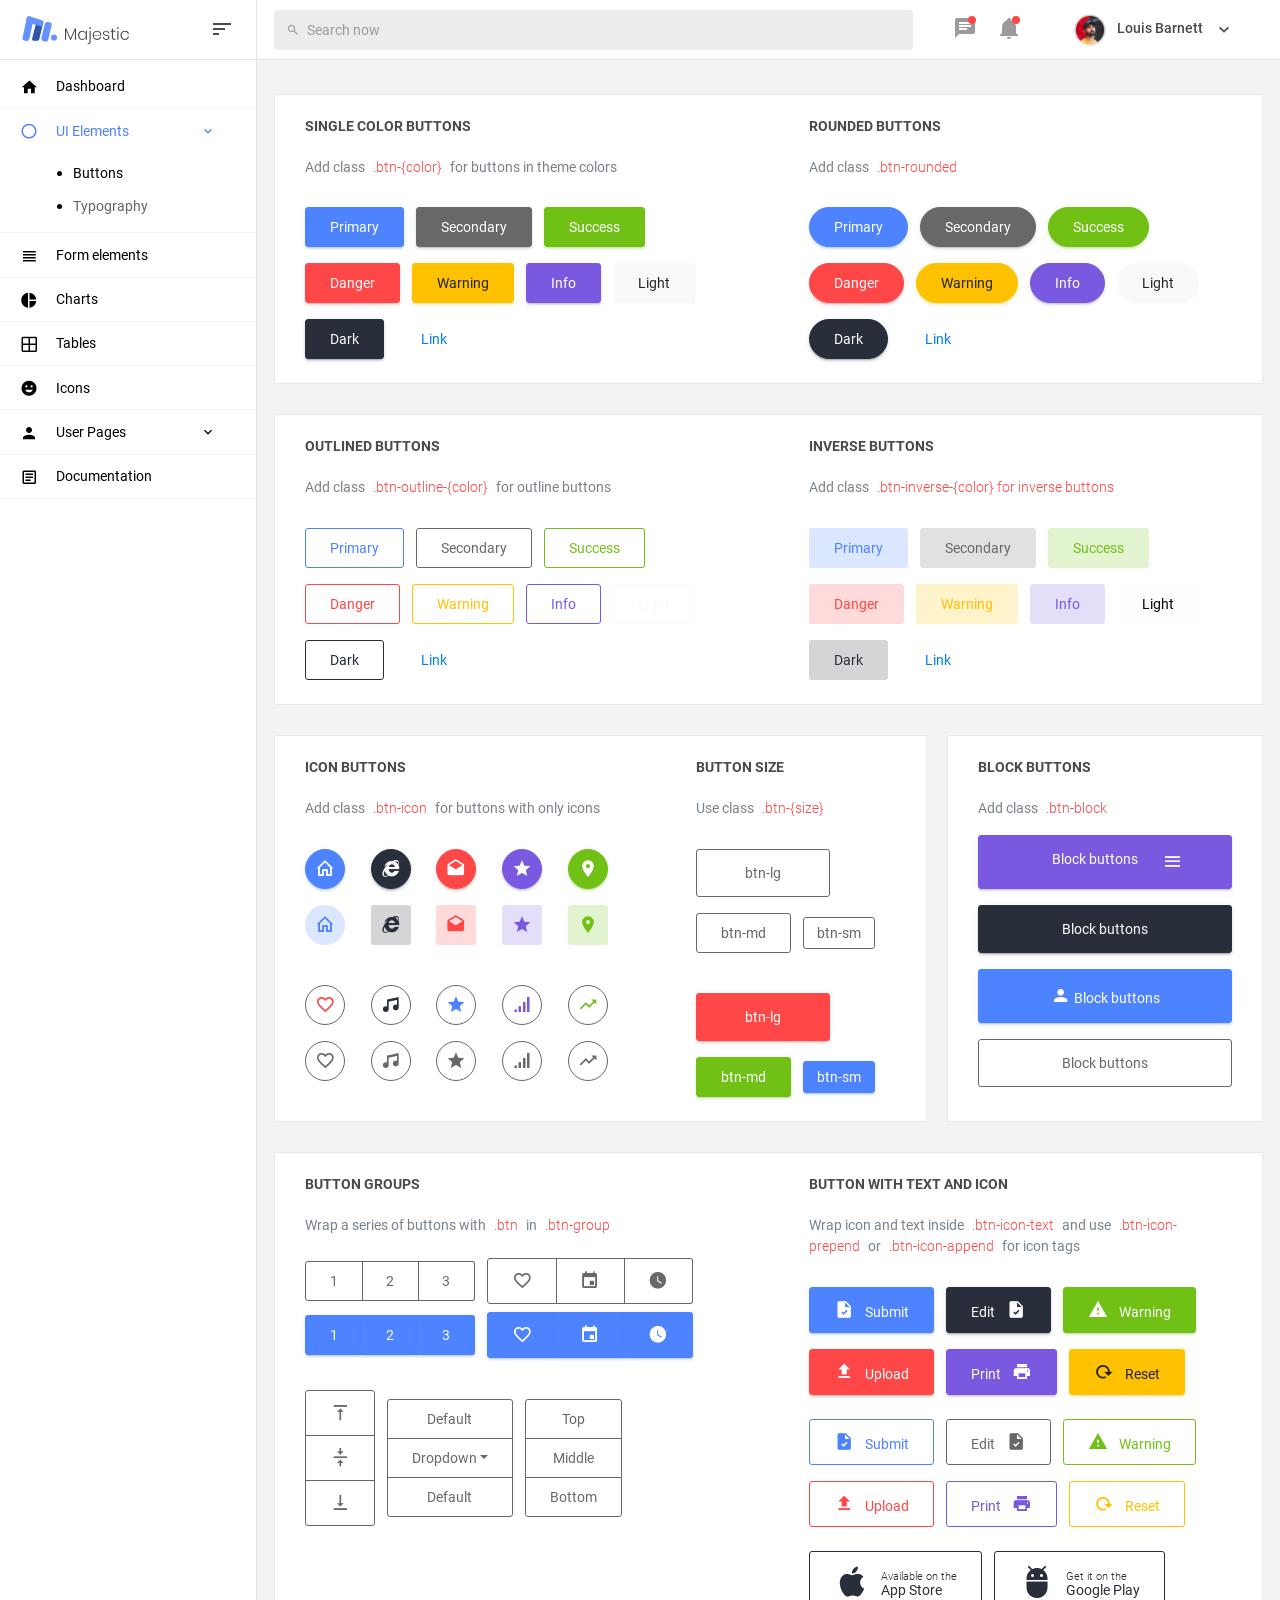
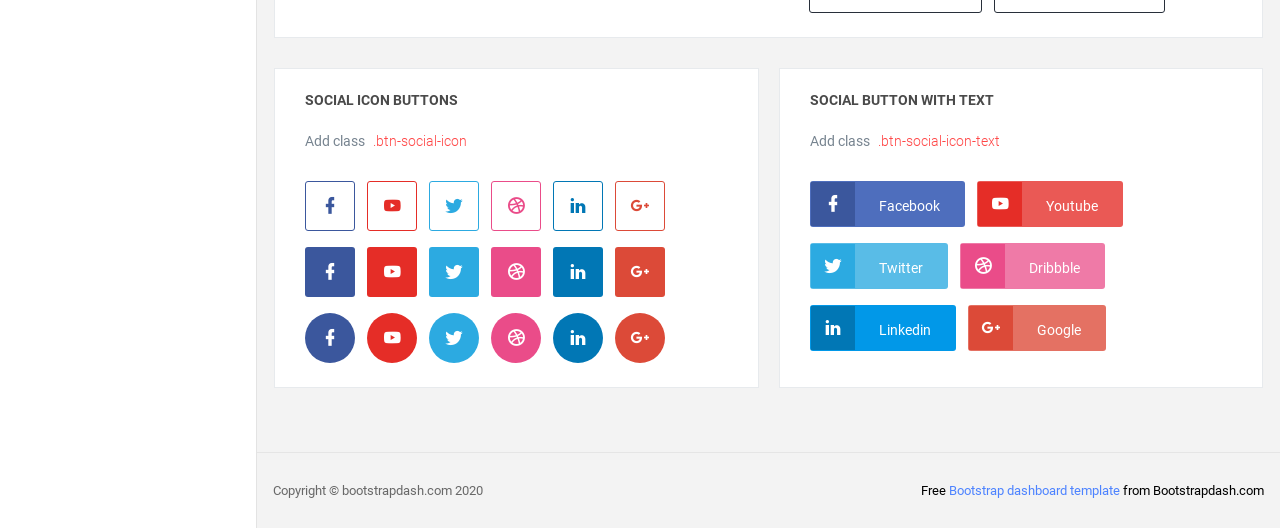
<file: OganiMasterMVC/wwwroot/Admin/pages/ui-features/buttons.html>
<!DOCTYPE html>
<html lang="en">

<head>
  <!-- Required meta tags -->
  <meta charset="utf-8">
  <meta name="viewport" content="width=device-width, initial-scale=1, shrink-to-fit=no">
  <title>Majestic Admin</title>
  <!-- plugins:css -->
  <link rel="stylesheet" href="../../vendors/mdi/css/materialdesignicons.min.css">
  <link rel="stylesheet" href="../../vendors/base/vendor.bundle.base.css">
  <!-- endinject -->
  <!-- inject:css -->
  <link rel="stylesheet" href="../../css/style.css">
  <!-- endinject -->
  <link rel="shortcut icon" href="../../images/favicon.png" />
</head>

<body>
  <div class="container-scroller">
    <!-- partial:../../partials/_navbar.html -->
    <nav class="navbar col-lg-12 col-12 p-0 fixed-top d-flex flex-row">
      <div class="navbar-brand-wrapper d-flex justify-content-center">
        <div class="navbar-brand-inner-wrapper d-flex justify-content-between align-items-center w-100">  
          <a class="navbar-brand brand-logo" href="../../index.html"><img src="../../images/logo.svg" alt="logo"/></a>
          <a class="navbar-brand brand-logo-mini" href="../../index.html"><img src="../../images/logo-mini.svg" alt="logo"/></a>
          <button class="navbar-toggler navbar-toggler align-self-center" type="button" data-toggle="minimize">
            <span class="mdi mdi-sort-variant"></span>
          </button>
        </div>  
      </div>
      <div class="navbar-menu-wrapper d-flex align-items-center justify-content-end">
        <ul class="navbar-nav mr-lg-4 w-100">
          <li class="nav-item nav-search d-none d-lg-block w-100">
            <div class="input-group">
              <div class="input-group-prepend">
                <span class="input-group-text" id="search">
                  <i class="mdi mdi-magnify"></i>
                </span>
              </div>
              <input type="text" class="form-control" placeholder="Search now" aria-label="search" aria-describedby="search">
            </div>
          </li>
        </ul>
        <ul class="navbar-nav navbar-nav-right">
          <li class="nav-item dropdown mr-1">
            <a class="nav-link count-indicator dropdown-toggle d-flex justify-content-center align-items-center" id="messageDropdown" href="#" data-toggle="dropdown">
              <i class="mdi mdi-message-text mx-0"></i>
              <span class="count"></span>
            </a>
            <div class="dropdown-menu dropdown-menu-right navbar-dropdown" aria-labelledby="messageDropdown">
              <p class="mb-0 font-weight-normal float-left dropdown-header">Messages</p>
              <a class="dropdown-item">
                <div class="item-thumbnail">
                    <img src="../../images/faces/face4.jpg" alt="image" class="profile-pic">
                </div>
                <div class="item-content flex-grow">
                  <h6 class="ellipsis font-weight-normal">David Grey
                  </h6>
                  <p class="font-weight-light small-text text-muted mb-0">
                    The meeting is cancelled
                  </p>
                </div>
              </a>
              <a class="dropdown-item">
                <div class="item-thumbnail">
                    <img src="../../images/faces/face2.jpg" alt="image" class="profile-pic">
                </div>
                <div class="item-content flex-grow">
                  <h6 class="ellipsis font-weight-normal">Tim Cook
                  </h6>
                  <p class="font-weight-light small-text text-muted mb-0">
                    New product launch
                  </p>
                </div>
              </a>
              <a class="dropdown-item">
                <div class="item-thumbnail">
                    <img src="../../images/faces/face3.jpg" alt="image" class="profile-pic">
                </div>
                <div class="item-content flex-grow">
                  <h6 class="ellipsis font-weight-normal"> Johnson
                  </h6>
                  <p class="font-weight-light small-text text-muted mb-0">
                    Upcoming board meeting
                  </p>
                </div>
              </a>
            </div>
          </li>
          <li class="nav-item dropdown mr-4">
            <a class="nav-link count-indicator dropdown-toggle d-flex align-items-center justify-content-center notification-dropdown" id="notificationDropdown" href="#" data-toggle="dropdown">
              <i class="mdi mdi-bell mx-0"></i>
              <span class="count"></span>
            </a>
            <div class="dropdown-menu dropdown-menu-right navbar-dropdown" aria-labelledby="notificationDropdown">
              <p class="mb-0 font-weight-normal float-left dropdown-header">Notifications</p>
              <a class="dropdown-item">
                <div class="item-thumbnail">
                  <div class="item-icon bg-success">
                    <i class="mdi mdi-information mx-0"></i>
                  </div>
                </div>
                <div class="item-content">
                  <h6 class="font-weight-normal">Application Error</h6>
                  <p class="font-weight-light small-text mb-0 text-muted">
                    Just now
                  </p>
                </div>
              </a>
              <a class="dropdown-item">
                <div class="item-thumbnail">
                  <div class="item-icon bg-warning">
                    <i class="mdi mdi-settings mx-0"></i>
                  </div>
                </div>
                <div class="item-content">
                  <h6 class="font-weight-normal">Settings</h6>
                  <p class="font-weight-light small-text mb-0 text-muted">
                    Private message
                  </p>
                </div>
              </a>
              <a class="dropdown-item">
                <div class="item-thumbnail">
                  <div class="item-icon bg-info">
                    <i class="mdi mdi-account-box mx-0"></i>
                  </div>
                </div>
                <div class="item-content">
                  <h6 class="font-weight-normal">New user registration</h6>
                  <p class="font-weight-light small-text mb-0 text-muted">
                    2 days ago
                  </p>
                </div>
              </a>
            </div>
          </li>
          <li class="nav-item nav-profile dropdown">
            <a class="nav-link dropdown-toggle" href="#" data-toggle="dropdown" id="profileDropdown">
              <img src="../../images/faces/face5.jpg" alt="profile"/>
              <span class="nav-profile-name">Louis Barnett</span>
            </a>
            <div class="dropdown-menu dropdown-menu-right navbar-dropdown" aria-labelledby="profileDropdown">
              <a class="dropdown-item">
                <i class="  y"></i>
                Settings
              </a>
              <a class="dropdown-item">
                <i class="mdi mdi-logout text-primary"></i>
                Logout
              </a>
            </div>
          </li>
        </ul>
        <button class="navbar-toggler navbar-toggler-right d-lg-none align-self-center" type="button" data-toggle="offcanvas">
          <span class="mdi mdi-menu"></span>
        </button>
      </div>
    </nav>
    <!-- partial -->
    <div class="container-fluid page-body-wrapper">
      <!-- partial:../../partials/_sidebar.html -->
      <nav class="sidebar sidebar-offcanvas" id="sidebar">
        <ul class="nav">
          <li class="nav-item">
            <a class="nav-link" href="../../index.html">
              <i class="mdi mdi-home menu-icon"></i>
              <span class="menu-title">Dashboard</span>
            </a>
          </li>
          <li class="nav-item">
            <a class="nav-link" data-toggle="collapse" href="#ui-basic" aria-expanded="false" aria-controls="ui-basic">
              <i class="mdi mdi-circle-outline menu-icon"></i>
              <span class="menu-title">UI Elements</span>
              <i class="menu-arrow"></i>
            </a>
            <div class="collapse" id="ui-basic">
              <ul class="nav flex-column sub-menu">
                <li class="nav-item"> <a class="nav-link" href="../../pages/ui-features/buttons.html">Buttons</a></li>
                <li class="nav-item"> <a class="nav-link" href="../../pages/ui-features/typography.html">Typography</a></li>
              </ul>
            </div>
          </li>
          <li class="nav-item">
            <a class="nav-link" href="../../pages/forms/basic_elements.html">
              <i class="mdi mdi-view-headline menu-icon"></i>
              <span class="menu-title">Form elements</span>
            </a>
          </li>
          <li class="nav-item">
            <a class="nav-link" href="../../pages/charts/chartjs.html">
              <i class="mdi mdi-chart-pie menu-icon"></i>
              <span class="menu-title">Charts</span>
            </a>
          </li>
          <li class="nav-item">
            <a class="nav-link" href="../../pages/tables/basic-table.html">
              <i class="mdi mdi-grid-large menu-icon"></i>
              <span class="menu-title">Tables</span>
            </a>
          </li>
          <li class="nav-item">
            <a class="nav-link" href="../../pages/icons/mdi.html">
              <i class="mdi mdi-emoticon menu-icon"></i>
              <span class="menu-title">Icons</span>
            </a>
          </li>
          <li class="nav-item">
            <a class="nav-link" data-toggle="collapse" href="#auth" aria-expanded="false" aria-controls="auth">
              <i class="mdi mdi-account menu-icon"></i>
              <span class="menu-title">User Pages</span>
              <i class="menu-arrow"></i>
            </a>
            <div class="collapse" id="auth">
              <ul class="nav flex-column sub-menu">
                <li class="nav-item"> <a class="nav-link" href="../../pages/samples/login.html"> Login </a></li>
                <li class="nav-item"> <a class="nav-link" href="../../pages/samples/login-2.html"> Login 2 </a></li>
                <li class="nav-item"> <a class="nav-link" href="../../pages/samples/register.html"> Register </a></li>
                <li class="nav-item"> <a class="nav-link" href="../../pages/samples/register-2.html"> Register 2 </a></li>
                <li class="nav-item"> <a class="nav-link" href="../../pages/samples/lock-screen.html"> Lockscreen </a></li>
              </ul>
            </div>
          </li>
          <li class="nav-item">
            <a class="nav-link" href="../../documentation/documentation.html">
              <i class="mdi mdi-file-document-box-outline menu-icon"></i>
              <span class="menu-title">Documentation</span>
            </a>
          </li>
        </ul>
      </nav>
      <!-- partial -->
      <div class="main-panel">          
        <div class="content-wrapper">
          <div class="row">
            <div class="col-12 grid-margin stretch-card">
              <div class="card">
                <div class="row">
                  <div class="col-md-6">
                    <div class="card-body">
                      <h4 class="card-title">Single color buttons</h4>
                      <p class="card-description">Add class <code>.btn-{color}</code> for buttons in theme colors</p>
                      <div class="template-demo">
                        <button type="button" class="btn btn-primary">Primary</button>
                        <button type="button" class="btn btn-secondary">Secondary</button>
                        <button type="button" class="btn btn-success">Success</button>
                        <button type="button" class="btn btn-danger">Danger</button>
                        <button type="button" class="btn btn-warning">Warning</button>
                        <button type="button" class="btn btn-info">Info</button>
                        <button type="button" class="btn btn-light">Light</button>
                        <button type="button" class="btn btn-dark">Dark</button>
                        <button type="button" class="btn btn-link">Link</button>
                      </div>
                    </div>
                  </div>
                  <div class="col-md-6">
                    <div class="card-body">
                      <h4 class="card-title">Rounded buttons</h4>
                      <p class="card-description">Add class <code>.btn-rounded</code></p>
                      <div class="template-demo">
                        <button type="button" class="btn btn-primary btn-rounded btn-fw">Primary</button>
                        <button type="button" class="btn btn-secondary btn-rounded btn-fw">Secondary</button>
                        <button type="button" class="btn btn-success btn-rounded btn-fw">Success</button>
                        <button type="button" class="btn btn-danger btn-rounded btn-fw">Danger</button>
                        <button type="button" class="btn btn-warning btn-rounded btn-fw">Warning</button>
                        <button type="button" class="btn btn-info btn-rounded btn-fw">Info</button>
                        <button type="button" class="btn btn-light btn-rounded btn-fw">Light</button>
                        <button type="button" class="btn btn-dark btn-rounded btn-fw">Dark</button>
                        <button type="button" class="btn btn-link btn-rounded btn-fw">Link</button>
                      </div>
                    </div>
                  </div>
                </div>
              </div>
            </div>
            <div class="col-12 grid-margin stretch-card">
              <div class="card">
                <div class="row">
                  <div class="col-md-6">
                    <div class="card-body">
                      <h4 class="card-title">Outlined buttons</h4>
                      <p class="card-description">Add class <code>.btn-outline-{color}</code> for outline buttons</p>
                      <div class="template-demo">
                        <button type="button" class="btn btn-outline-primary btn-fw">Primary</button>
                        <button type="button" class="btn btn-outline-secondary btn-fw">Secondary</button>
                        <button type="button" class="btn btn-outline-success btn-fw">Success</button>
                        <button type="button" class="btn btn-outline-danger btn-fw">Danger</button>
                        <button type="button" class="btn btn-outline-warning btn-fw">Warning</button>
                        <button type="button" class="btn btn-outline-info btn-fw">Info</button>
                        <button type="button" class="btn btn-outline-light btn-fw">Light</button>
                        <button type="button" class="btn btn-outline-dark btn-fw">Dark</button>
                        <button type="button" class="btn btn-link btn-fw">Link</button>
                      </div>
                    </div>
                  </div>
                  <div class="col-md-6">
                    <div class="card-body">
                      <h4 class="card-title">Inverse buttons</h4>
                      <p class="card-description">Add class <code>.btn-inverse-{color} for inverse buttons</code></p>
                      <div class="template-demo">
                        <button type="button" class="btn btn-inverse-primary btn-fw">Primary</button>
                        <button type="button" class="btn btn-inverse-secondary btn-fw">Secondary</button>
                        <button type="button" class="btn btn-inverse-success btn-fw">Success</button>
                        <button type="button" class="btn btn-inverse-danger btn-fw">Danger</button>
                        <button type="button" class="btn btn-inverse-warning btn-fw">Warning</button>
                        <button type="button" class="btn btn-inverse-info btn-fw">Info</button>
                        <button type="button" class="btn btn-inverse-light btn-fw">Light</button>
                        <button type="button" class="btn btn-inverse-dark btn-fw">Dark</button>
                        <button type="button" class="btn btn-link btn-fw">Link</button>
                      </div>
                    </div>
                  </div>
                </div>
              </div>
            </div>
            <div class="col-md-8 grid-margin stretch-card">
              <div class="card">
                <div class="row">
                  <div class="col-md-7">
                    <div class="card-body">
                    <h4 class="card-title">Icon Buttons</h4>
                    <p class="card-description">Add class <code>.btn-icon</code> for buttons with only icons</p>
                    <div class="template-demo d-flex justify-content-between flex-nowrap">
                      <button type="button" class="btn btn-primary btn-rounded btn-icon">
                        <i class="mdi mdi-home-outline"></i>
                      </button>
                      <button type="button" class="btn btn-dark btn-rounded btn-icon">
                        <i class="mdi mdi-internet-explorer"></i>
                      </button>
                      <button type="button" class="btn btn-danger btn-rounded btn-icon">
                        <i class="mdi mdi-email-open"></i>
                      </button>
                      <button type="button" class="btn btn-info btn-rounded btn-icon">
                        <i class="mdi mdi-star"></i>
                      </button>
                      <button type="button" class="btn btn-success btn-rounded btn-icon">
                        <i class="mdi mdi-map-marker"></i>
                      </button>
                    </div>
                    <div class="template-demo d-flex justify-content-between flex-nowrap">
                      <button type="button" class="btn btn-inverse-primary btn-rounded btn-icon">
                        <i class="mdi mdi-home-outline"></i>
                      </button>
                      <button type="button" class="btn btn-inverse-dark btn-icon">
                        <i class="mdi mdi-internet-explorer"></i>
                      </button>
                      <button type="button" class="btn btn-inverse-danger btn-icon">
                        <i class="mdi mdi-email-open"></i>
                      </button>
                      <button type="button" class="btn btn-inverse-info btn-icon">
                        <i class="mdi mdi-star"></i>
                      </button>
                      <button type="button" class="btn btn-inverse-success btn-icon">
                        <i class="mdi mdi-map-marker"></i>
                      </button>
                    </div>
                    <div class="template-demo d-flex justify-content-between flex-nowrap mt-4">
                      <button type="button" class="btn btn-outline-secondary btn-rounded btn-icon">
                        <i class="mdi mdi-heart-outline text-danger"></i>
                      </button>
                      <button type="button" class="btn btn-outline-secondary btn-rounded btn-icon">
                        <i class="mdi mdi-music text-dark"></i>
                      </button>
                      <button type="button" class="btn btn-outline-secondary btn-rounded btn-icon">
                        <i class="mdi mdi-star text-primary"></i>
                      </button>
                      <button type="button" class="btn btn-outline-secondary btn-rounded btn-icon">
                        <i class="mdi mdi-signal text-info"></i>                          
                      </button>
                      <button type="button" class="btn btn-outline-secondary btn-rounded btn-icon">
                        <i class="mdi mdi-trending-up text-success"></i>                          
                      </button>
                    </div>
                    <div class="template-demo d-flex justify-content-between flex-nowrap">
                      <button type="button" class="btn btn-outline-secondary btn-rounded btn-icon">
                        <i class="mdi mdi-heart-outline"></i>
                      </button>
                      <button type="button" class="btn btn-outline-secondary btn-rounded btn-icon">
                        <i class="mdi mdi-music"></i>
                      </button>
                      <button type="button" class="btn btn-outline-secondary btn-rounded btn-icon">
                        <i class="mdi mdi-star"></i>
                      </button>
                      <button type="button" class="btn btn-outline-secondary btn-rounded btn-icon">
                        <i class="mdi mdi-signal"></i>                          
                      </button>
                      <button type="button" class="btn btn-outline-secondary btn-rounded btn-icon">
                        <i class="mdi mdi-trending-up"></i>                          
                      </button>
                    </div>
                  </div>
                  </div> 
                  <div class="col-md-5">
                    <div class="card-body">
                      <h4 class="card-title">Button Size</h4>
                      <p class="card-description">Use class <code>.btn-{size}</code></p>
                      <div class="template-demo">
                        <button type="button" class="btn btn-outline-secondary btn-lg">btn-lg</button>
                        <button type="button" class="btn btn-outline-secondary btn-md">btn-md</button>
                        <button type="button" class="btn btn-outline-secondary btn-sm">btn-sm</button>
                      </div>
                      <div class="template-demo mt-4">
                        <button type="button" class="btn btn-danger btn-lg">btn-lg</button>
                        <button type="button" class="btn btn-success btn-md">btn-md</button>
                        <button type="button" class="btn btn-primary btn-sm">btn-sm</button>
                      </div>
                    </div>
                  </div>
                </div>
              </div>
            </div>
            <div class="col-md-4 grid-margin stretch-card">
              <div class="card">
                <div class="card-body">
                  <h4 class="card-title">Block buttons</h4>
                  <p class="card-description">Add class <code>.btn-block</code></p>
                  <div class="template-demo">
                    <button type="button" class="btn btn-info btn-lg btn-block">Block buttons
                      <i class="mdi mdi-menu float-right"></i>
                    </button>
                    <button type="button" class="btn btn-dark btn-lg btn-block">Block buttons</button>
                    <button type="button" class="btn btn-primary btn-lg btn-block">
                      <i class="mdi mdi-account"></i>                      
                      Block buttons
                    </button>
                    <button type="button" class="btn btn-outline-secondary btn-lg btn-block">Block buttons</button>
                  </div>
                </div>
              </div>
            </div>
            <div class="col-12 grid-margin">
              <div class="card">
                <div class="row">
                  <div class="col-md-6">
                    <div class="card-body">
                      <h4 class="card-title">Button groups</h4>
                      <p class="card-description">Wrap a series of buttons with <code>.btn</code> 
                        in <code>.btn-group</code></p>
                      <div class="template-demo">
                        <div class="btn-group" role="group" aria-label="Basic example">
                          <button type="button" class="btn btn-outline-secondary">1</button>
                          <button type="button" class="btn btn-outline-secondary">2</button>
                          <button type="button" class="btn btn-outline-secondary">3</button>
                        </div>
                        <div class="btn-group" role="group" aria-label="Basic example">
                          <button type="button" class="btn btn-outline-secondary">
                            <i class="mdi mdi-heart-outline"></i>
                          </button>
                          <button type="button" class="btn btn-outline-secondary">
                            <i class="mdi mdi-calendar"></i>
                          </button>
                          <button type="button" class="btn btn-outline-secondary">
                            <i class="mdi mdi-clock"></i>
                          </button>
                        </div>
                      </div>
                      <div class="template-demo">
                        <div class="btn-group" role="group" aria-label="Basic example">
                          <button type="button" class="btn btn-primary">1</button>
                          <button type="button" class="btn btn-primary">2</button>
                          <button type="button" class="btn btn-primary">3</button>
                        </div>
                        <div class="btn-group" role="group" aria-label="Basic example">
                          <button type="button" class="btn btn-primary">
                            <i class="mdi mdi-heart-outline"></i>
                          </button>
                          <button type="button" class="btn btn-primary">
                            <i class="mdi mdi-calendar"></i>
                          </button>
                          <button type="button" class="btn btn-primary">
                            <i class="mdi mdi-clock"></i>
                          </button>
                        </div>
                      </div>
                      <div class="template-demo mt-4">
                        <div class="btn-group-vertical" role="group" aria-label="Basic example">
                          <button type="button" class="btn btn-outline-secondary">
                            <i class="mdi mdi-format-vertical-align-top"></i>
                          </button>
                          <button type="button" class="btn btn-outline-secondary">
                            <i class="mdi mdi-format-vertical-align-center"></i>
                          </button>
                          <button type="button" class="btn btn-outline-secondary">
                            <i class="mdi mdi-format-vertical-align-bottom"></i>
                          </button>
                        </div>
                        <div class="btn-group-vertical" role="group" aria-label="Basic example">
                          <button type="button" class="btn btn-outline-secondary">Default</button>
                          <div class="btn-group">
                            <button type="button" class="btn btn-outline-secondary dropdown-toggle" data-toggle="dropdown">Dropdown</button>
                            <div class="dropdown-menu">
                              <a class="dropdown-item">Go back</a>
                              <a class="dropdown-item">Delete</a>
                              <a class="dropdown-item">Swap</a>
                            </div>                          
                          </div>
                          <button type="button" class="btn btn-outline-secondary">Default</button>
                        </div>
                        <div class="btn-group-vertical" role="group" aria-label="Basic example">
                          <button type="button" class="btn btn-outline-secondary">Top</button>
                          <button type="button" class="btn btn-outline-secondary">Middle</button>                          
                          <button type="button" class="btn btn-outline-secondary">Bottom</button>
                        </div>
                      </div>
                    </div>
                  </div>
                  <div class="col-md-6">
                    <div class="card-body">
                      <h4 class="card-title">Button with text and icon</h4>
                      <p class="card-description">Wrap icon and text inside <code>.btn-icon-text</code> and use <code>.btn-icon-prepend</code> 
                        or <code>.btn-icon-append</code> for icon tags</p>
                      <div class="template-demo">
                        <button type="button" class="btn btn-primary btn-icon-text">
                          <i class="mdi mdi-file-check btn-icon-prepend"></i>
                          Submit
                        </button>
                        <button type="button" class="btn btn-dark btn-icon-text">
                          Edit
                          <i class="mdi mdi-file-check btn-icon-append"></i>                          
                        </button>
                        <button type="button" class="btn btn-success btn-icon-text">
                          <i class="mdi mdi-alert btn-icon-prepend"></i>                                                    
                          Warning
                        </button>
                      </div>
                      <div class="template-demo">
                        <button type="button" class="btn btn-danger btn-icon-text">
                          <i class="mdi mdi-upload btn-icon-prepend"></i>                                                    
                          Upload
                        </button>
                        <button type="button" class="btn btn-info btn-icon-text">
                          Print
                          <i class="mdi mdi-printer btn-icon-append"></i>                                                                              
                        </button>
                        <button type="button" class="btn btn-warning btn-icon-text">
                          <i class="mdi mdi-reload btn-icon-prepend"></i>                                                    
                          Reset
                        </button>
                      </div>
                      <div class="template-demo mt-2">
                        <button type="button" class="btn btn-outline-primary btn-icon-text">
                          <i class="mdi mdi-file-check btn-icon-prepend"></i>
                          Submit
                        </button>
                        <button type="button" class="btn btn-outline-secondary btn-icon-text">
                          Edit
                          <i class="mdi mdi-file-check btn-icon-append"></i>                          
                        </button>
                        <button type="button" class="btn btn-outline-success btn-icon-text">
                          <i class="mdi mdi-alert btn-icon-prepend"></i>                                                    
                          Warning
                        </button>
                      </div>
                      <div class="template-demo">
                        <button type="button" class="btn btn-outline-danger btn-icon-text">
                          <i class="mdi mdi-upload btn-icon-prepend"></i>                                                    
                          Upload
                        </button>
                        <button type="button" class="btn btn-outline-info btn-icon-text">
                          Print
                          <i class="mdi mdi-printer btn-icon-append"></i>                                                                              
                        </button>
                        <button type="button" class="btn btn-outline-warning btn-icon-text">
                          <i class="mdi mdi-reload btn-icon-prepend"></i>                                                    
                          Reset
                        </button>
                      </div>
                      <div class="template-demo mt-2">
                        <button class="btn btn-outline-dark btn-icon-text">
                          <i class="mdi mdi-apple btn-icon-prepend mdi-36px"></i>
                          <span class="d-inline-block text-left">
                            <small class="font-weight-light d-block">Available on the</small>
                            App Store
                          </span>
                        </button>
                        <button class="btn btn-outline-dark btn-icon-text">
                          <i class="mdi mdi-android-debug-bridge btn-icon-prepend mdi-36px"></i>
                          <span class="d-inline-block text-left">
                            <small class="font-weight-light d-block">Get it on the</small>
                            Google Play
                          </span>
                        </button>
                      </div>
                    </div>
                  </div>
                </div>
              </div>
            </div>
            <div class="col-md-6 grid-margin stretch-card">
              <div class="card">
                <div class="card-body">
                  <h4 class="card-title">Social Icon Buttons</h4>
                  <p class="card-description">Add class <code>.btn-social-icon</code></p>
                  <div class="template-demo">
                    <button type="button" class="btn btn-social-icon btn-outline-facebook"><i class="mdi mdi-facebook"></i></button>
                    <button type="button" class="btn btn-social-icon btn-outline-youtube"><i class="mdi mdi-youtube"></i></button>                                        
                    <button type="button" class="btn btn-social-icon btn-outline-twitter"><i class="mdi mdi-twitter"></i></button>
                    <button type="button" class="btn btn-social-icon btn-outline-dribbble"><i class="mdi mdi-dribbble"></i></button>
                    <button type="button" class="btn btn-social-icon btn-outline-linkedin"><i class="mdi mdi-linkedin"></i></button>
                    <button type="button" class="btn btn-social-icon btn-outline-google"><i class="mdi mdi-google-plus"></i></button>
                  </div>
                  <div class="template-demo">
                    <button type="button" class="btn btn-social-icon btn-facebook"><i class="mdi mdi-facebook"></i></button>
                    <button type="button" class="btn btn-social-icon btn-youtube"><i class="mdi mdi-youtube"></i></button>                                        
                    <button type="button" class="btn btn-social-icon btn-twitter"><i class="mdi mdi-twitter"></i></button>
                    <button type="button" class="btn btn-social-icon btn-dribbble"><i class="mdi mdi-dribbble"></i></button>
                    <button type="button" class="btn btn-social-icon btn-linkedin"><i class="mdi mdi-linkedin"></i></button>
                    <button type="button" class="btn btn-social-icon btn-google"><i class="mdi mdi-google-plus"></i></button>
                  </div>
                  <div class="template-demo">
                    <button type="button" class="btn btn-social-icon btn-facebook btn-rounded"><i class="mdi mdi-facebook"></i></button>
                    <button type="button" class="btn btn-social-icon btn-youtube btn-rounded"><i class="mdi mdi-youtube"></i></button>                                        
                    <button type="button" class="btn btn-social-icon btn-twitter btn-rounded"><i class="mdi mdi-twitter"></i></button>
                    <button type="button" class="btn btn-social-icon btn-dribbble btn-rounded"><i class="mdi mdi-dribbble"></i></button>
                    <button type="button" class="btn btn-social-icon btn-linkedin btn-rounded"><i class="mdi mdi-linkedin"></i></button>
                    <button type="button" class="btn btn-social-icon btn-google btn-rounded"><i class="mdi mdi-google-plus"></i></button>
                  </div>
                </div>
              </div>
            </div>
            <div class="col-md-6 grid-margin stretch-card">
              <div class="card">
                <div class="card-body">
                  <h4 class="card-title">Social button with text</h4>
                  <p class="card-description">Add class <code>.btn-social-icon-text</code></p>
                  <div class="template-demo">
                    <button type="button" class="btn btn-social-icon-text btn-facebook"><i class="mdi mdi-facebook"></i>Facebook</button>
                    <button type="button" class="btn btn-social-icon-text btn-youtube"><i class="mdi mdi-youtube"></i>Youtube</button>                                        
                    <button type="button" class="btn btn-social-icon-text btn-twitter"><i class="mdi mdi-twitter"></i>Twitter</button>
                    <button type="button" class="btn btn-social-icon-text btn-dribbble"><i class="mdi mdi-dribbble"></i>Dribbble</button>
                    <button type="button" class="btn btn-social-icon-text btn-linkedin"><i class="mdi mdi-linkedin"></i>Linkedin</button>
                    <button type="button" class="btn btn-social-icon-text btn-google"><i class="mdi mdi-google-plus"></i>Google</button>
                  </div>
                </div>
              </div>
            </div>
          </div>
        </div>
        <!-- content-wrapper ends -->
        <!-- partial:../../partials/_footer.html -->
        <footer class="footer">
          <div class="d-sm-flex justify-content-center justify-content-sm-between">
            <span class="text-muted d-block text-center text-sm-left d-sm-inline-block">Copyright © bootstrapdash.com 2020</span>
            <span class="float-none float-sm-right d-block mt-1 mt-sm-0 text-center"> Free <a href="https://www.bootstrapdash.com/" target="_blank">Bootstrap dashboard template</a> from Bootstrapdash.com</span>
          </div>
        </footer>
        <!-- partial -->
      </div>
      <!-- main-panel ends -->
    </div>
    <!-- page-body-wrapper ends -->
  </div>
  <!-- container-scroller -->
  <!-- plugins:js -->
  <script src="../../vendors/base/vendor.bundle.base.js"></script>
  <!-- endinject -->
  <!-- inject:js -->
  <script src="../../js/off-canvas.js"></script>
  <script src="../../js/hoverable-collapse.js"></script>
  <script src="../../js/template.js"></script>
  <!-- endinject -->
</body>

</html>
</file>
<file: OganiMasterMVC/wwwroot/Admin/vendors/base/vendor.bundle.base.css>
/*
 * Container style
 */
.ps {
  overflow: hidden !important;
  overflow-anchor: none;
  -ms-overflow-style: none;
  touch-action: auto;
  -ms-touch-action: auto;
}

/*
 * Scrollbar rail styles
 */
.ps__rail-x {
  display: none;
  opacity: 0;
  transition: background-color .2s linear, opacity .2s linear;
  -webkit-transition: background-color .2s linear, opacity .2s linear;
  height: 15px;
  /* there must be 'bottom' or 'top' for ps__rail-x */
  bottom: 0px;
  /* please don't change 'position' */
  position: absolute;
}

.ps__rail-y {
  display: none;
  opacity: 0;
  transition: background-color .2s linear, opacity .2s linear;
  -webkit-transition: background-color .2s linear, opacity .2s linear;
  width: 15px;
  /* there must be 'right' or 'left' for ps__rail-y */
  right: 0;
  /* please don't change 'position' */
  position: absolute;
}

.ps--active-x > .ps__rail-x,
.ps--active-y > .ps__rail-y {
  display: block;
  background-color: transparent;
}

.ps:hover > .ps__rail-x,
.ps:hover > .ps__rail-y,
.ps--focus > .ps__rail-x,
.ps--focus > .ps__rail-y,
.ps--scrolling-x > .ps__rail-x,
.ps--scrolling-y > .ps__rail-y {
  opacity: 0.6;
}

.ps .ps__rail-x:hover,
.ps .ps__rail-y:hover,
.ps .ps__rail-x:focus,
.ps .ps__rail-y:focus,
.ps .ps__rail-x.ps--clicking,
.ps .ps__rail-y.ps--clicking {
  background-color: #eee;
  opacity: 0.9;
}

/*
 * Scrollbar thumb styles
 */
.ps__thumb-x {
  background-color: #aaa;
  border-radius: 6px;
  transition: background-color .2s linear, height .2s ease-in-out;
  -webkit-transition: background-color .2s linear, height .2s ease-in-out;
  height: 6px;
  /* there must be 'bottom' for ps__thumb-x */
  bottom: 2px;
  /* please don't change 'position' */
  position: absolute;
}

.ps__thumb-y {
  background-color: #aaa;
  border-radius: 6px;
  transition: background-color .2s linear, width .2s ease-in-out;
  -webkit-transition: background-color .2s linear, width .2s ease-in-out;
  width: 6px;
  /* there must be 'right' for ps__thumb-y */
  right: 2px;
  /* please don't change 'position' */
  position: absolute;
}

.ps__rail-x:hover > .ps__thumb-x,
.ps__rail-x:focus > .ps__thumb-x,
.ps__rail-x.ps--clicking .ps__thumb-x {
  background-color: #999;
  height: 11px;
}

.ps__rail-y:hover > .ps__thumb-y,
.ps__rail-y:focus > .ps__thumb-y,
.ps__rail-y.ps--clicking .ps__thumb-y {
  background-color: #999;
  width: 11px;
}

/* MS supports */
@supports (-ms-overflow-style: none) {
  .ps {
    overflow: auto !important;
  }
}

@media screen and (-ms-high-contrast: active), (-ms-high-contrast: none) {
  .ps {
    overflow: auto !important;
  }
}
</file>
